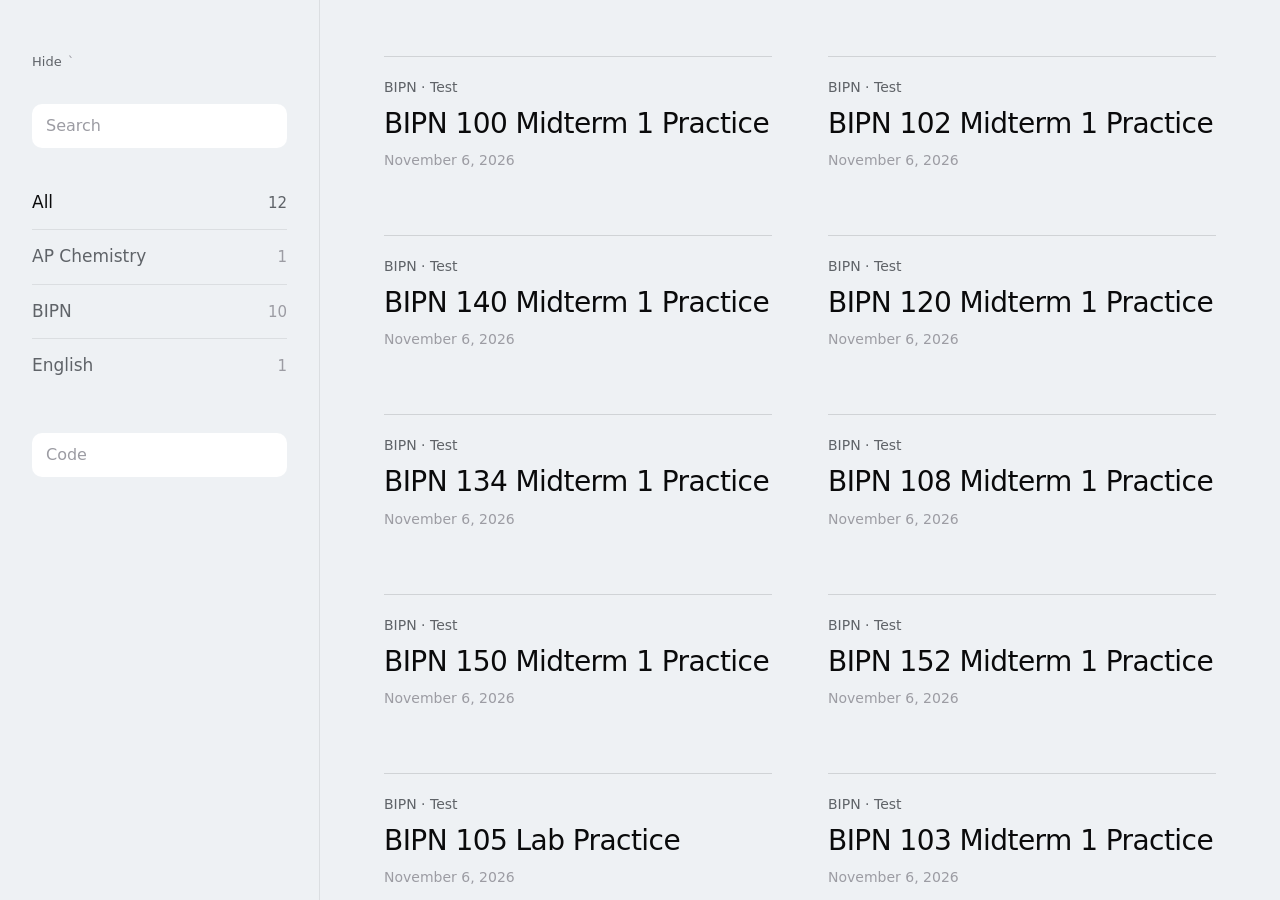
<file: index.html>
<!doctype html>
<html lang="en">
<head>
<meta charset="utf-8">
<meta name="viewport" content="width=device-width, initial-scale=1">
<title>Artifacts</title>
<link rel="stylesheet" href="/assets/minimono.css">
<style>
/* left pane: search + subjects */
.side{ display:flex; flex-direction:column; gap:28px; margin-top:28px; }
.side .row{ display:flex; align-items:baseline; justify-content:space-between; gap:12px;
  background:none; border:0; border-bottom:1px solid var(--hair-soft); text-align:left; font:inherit; font-size:clamp(17px, 1.15vw, 22px); }
.side .row:last-child{ border-bottom:0; }
.side .row .n{ font-size:15px; color:var(--muted); font-variant-numeric:tabular-nums; }
.side .row[aria-current="true"] .n{ color:var(--ink-soft); }

/* right pane: the widgets */
.grid{ list-style:none; margin:0; padding:0; display:grid;
  grid-template-columns:repeat(auto-fill, minmax(clamp(300px, 22vw, 440px), 1fr)); gap:64px 56px; }
.w{ border-top:1px solid var(--hair); }
.w[hidden]{ display:none; }
.w a{ display:flex; flex-direction:column; gap:10px; padding-top:20px; }
.w .k{ font-size:14px; font-weight:500; color:var(--ink-soft); }
.w .t{ font-size:clamp(28px, 1.9vw, 40px); font-weight:300; line-height:1.15; letter-spacing:-.02em; color:var(--ink); }
.w .d{ font-size:14px; color:var(--muted); font-variant-numeric:tabular-nums; }
@media (hover:hover){ .w a:hover .t{ text-decoration:underline; text-decoration-thickness:1px; text-underline-offset:.18em; text-decoration-color:var(--hair); } }
.w a:active{ opacity:.6; }

/* code box for unlisted artifacts */
.unlock{ display:flex; flex-direction:column; gap:12px; margin-top:12px; }
#code{ -webkit-appearance:none; appearance:none; width:100%; max-width:420px; font:inherit; font-size:16px; color:var(--ink);
  background:var(--wall); border:0; border-radius:10px; padding:10px 14px; }
#code::placeholder{ color:var(--muted); }
.unlock .err{ margin:0; font-size:15px; font-weight:500; color:var(--ink); }
.unlock [hidden]{ display:none; }

.none{ font-size:clamp(17px, 1.05vw, 20px); color:var(--ink-soft); margin:0; }
.none[hidden]{ display:none; }
</style>
</head>
<body>
<div id="app">
  <nav class="pane-l">
    <button class="pane-hide" type="button"><span class="hide">Hide</span><span class="keep">Keep open</span><kbd>`</kbd></button>
    <div class="side">
      <input type="search" id="q" placeholder="Search" aria-label="Search artifacts" autocomplete="off">
      <div id="subjects"></div>
      <form class="unlock" id="unlock" autocomplete="off">
        <input id="code" type="text" placeholder="Code" aria-label="Code for an unlisted artifact" spellcheck="false" autocapitalize="off">
        <div class="loading" id="ring" hidden role="status" aria-label="Checking code"></div>
        <p class="err" id="codeMsg" hidden>That code didn&rsquo;t match.</p>
      </form>
    </div>
  </nav>
  <main class="pane-r">
    <a class="menu-hint" href="#">Menu<kbd>`</kbd></a>
    <div class="body">
      <div class="loading" id="loading" role="status" aria-label="Loading"></div>
      <ul class="grid" id="grid"></ul>
      <p class="none" id="none" hidden>Nothing matches.</p>
    </div>
  </main>
</div>

<script>
(function(){
  var grid = document.getElementById('grid');
  var subjectsEl = document.getElementById('subjects');
  var q = document.getElementById('q');
  var none = document.getElementById('none');
  var loading = document.getElementById('loading');
  var KEY = 'artifacts:subject';
  var current = 'All';
  try { current = localStorage.getItem(KEY) || 'All'; } catch (e) {}

  function fmt(iso){
    var d = new Date(iso + 'T12:00:00');
    return isNaN(d) ? '' : d.toLocaleDateString(undefined, { month:'long', day:'numeric', year:'numeric' });
  }

  // Built once from the list. Afterwards, filtering only flips `hidden` and `aria-current`.
  function build(items){
    items.sort(function(a, b){ return (b.added || '').localeCompare(a.added || ''); });

    var counts = { All: items.length }, order = ['All'];
    items.forEach(function(it){
      var s = it.subject || 'Other';
      if (!(s in counts)) { counts[s] = 0; order.push(s); }
      counts[s]++;
    });
    order = ['All'].concat(order.slice(1).sort());
    if (!(current in counts)) current = 'All';

    order.forEach(function(s){
      var b = document.createElement('button');
      b.type = 'button'; b.className = 'row'; b.dataset.subject = s;
      var name = document.createElement('span'); name.textContent = s;
      var n = document.createElement('span'); n.className = 'n'; n.textContent = counts[s];
      b.append(name, n);
      subjectsEl.appendChild(b);
    });

    items.forEach(function(it){
      var li = document.createElement('li');
      li.className = 'w';
      li.dataset.subject = it.subject || 'Other';
      li.dataset.text = [it.title, it.subject, it.kind].join(' ').toLowerCase();
      var a = document.createElement('a');
      a.href = '/' + it.slug + '/';
      var k = document.createElement('span'); k.className = 'k';
      k.textContent = [it.subject, it.kind].filter(Boolean).join(' · ');
      var t = document.createElement('span'); t.className = 't'; t.textContent = it.title;
      var d = document.createElement('span'); d.className = 'd'; d.textContent = fmt(it.added);
      a.append(k, t, d);
      li.appendChild(a);
      grid.appendChild(li);
    });

    apply();
  }

  function apply(){
    var term = q.value.trim().toLowerCase(), shown = 0;
    subjectsEl.querySelectorAll('.row').forEach(function(r){
      r.setAttribute('aria-current', r.dataset.subject === current ? 'true' : 'false');
    });
    grid.querySelectorAll('.w').forEach(function(w){
      var ok = (current === 'All' || w.dataset.subject === current) &&
               (!term || w.dataset.text.indexOf(term) !== -1);
      w.hidden = !ok;
      if (ok) shown++;
    });
    none.hidden = shown > 0;
  }

  subjectsEl.addEventListener('click', function(e){
    var r = e.target.closest('.row');
    if (!r) return;
    current = r.dataset.subject;
    try { localStorage.setItem(KEY, current); } catch (err) {}
    apply();
  });
  q.addEventListener('input', apply);

  // Unlisted artifacts: the code derives the folder; nothing on the site lists them.
  var unlock = document.getElementById('unlock');
  var codeIn = document.getElementById('code');
  var ring = document.getElementById('ring');
  var codeMsg = document.getElementById('codeMsg');
  unlock.addEventListener('submit', async function(e){
    e.preventDefault();
    var code = codeIn.value;
    if (!code.trim() || !window.ADNM) return;
    ring.hidden = false; codeMsg.hidden = true;
    try {
      var d = await window.ADNM.derive(code);
      var r = await fetch('/u/' + d.id + '/', { method:'HEAD', cache:'no-cache' });
      if (!r.ok) throw new Error(r.status);
      window.ADNM.remember(d.id, code);
      location.href = '/u/' + d.id + '/';
    } catch (err) {
      ring.hidden = true; codeMsg.hidden = false; codeIn.select();
    }
  });
  codeIn.addEventListener('input', function(){ codeMsg.hidden = true; });

  fetch('/artifacts.json', { cache:'no-cache' })
    .then(function(r){ if (!r.ok) throw new Error(r.status); return r.json(); })
    .then(function(items){ loading.remove(); build(Array.isArray(items) ? items : []); })
    .catch(function(){
      loading.remove();
      none.textContent = 'The list didn’t load. Reload to try again.';
      none.hidden = false;
    });
})();
</script>
<script src="/assets/locked.js"></script>
<script src="/assets/minimono.js"></script>
<script src="/assets/smooth-scroll.js"></script>
</body>
</html>
</file>
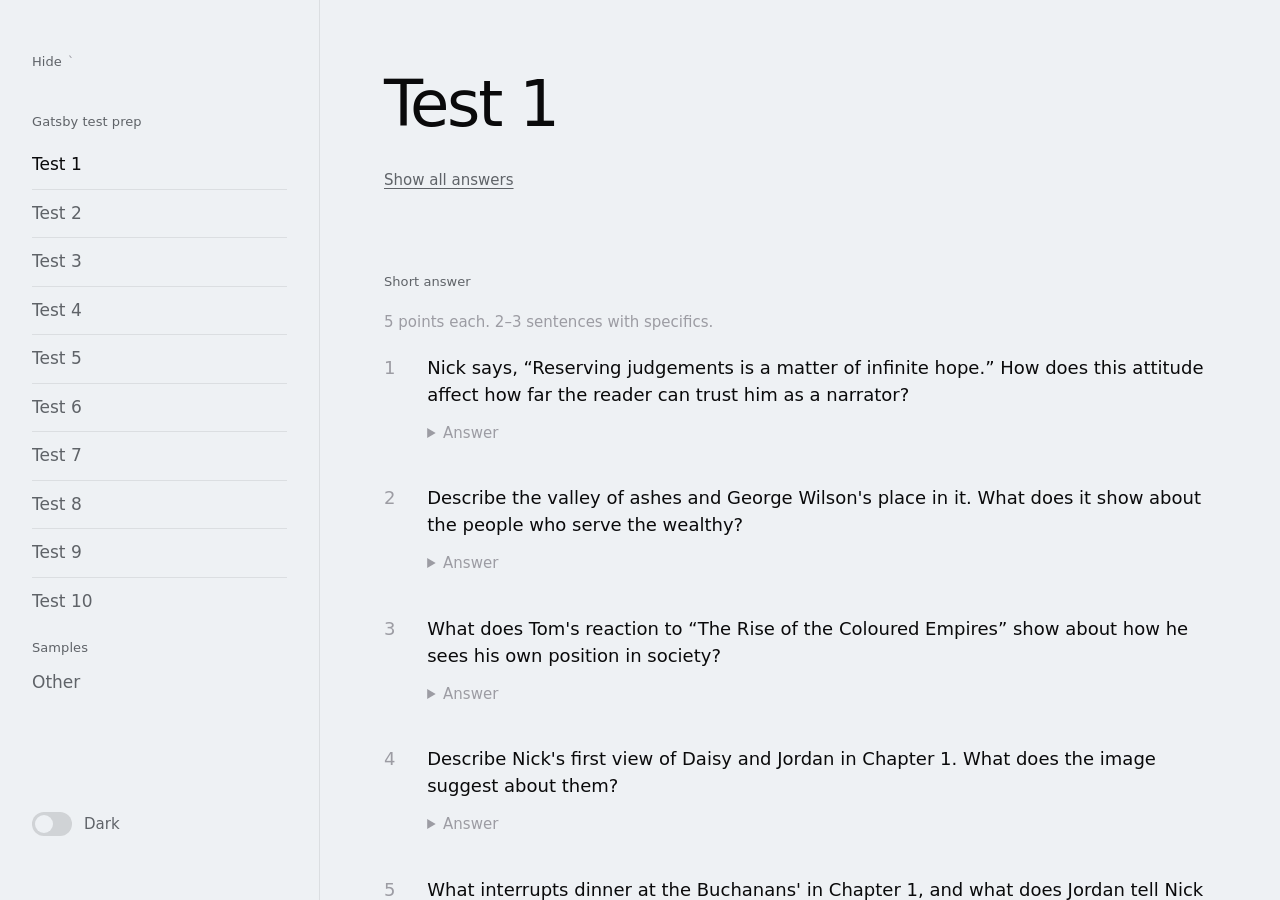
<file: gatsby-test-prep/index.html>
<!doctype html><html><head><meta charset=utf8><meta name=viewport content="width=device-width,initial-scale=1"><style>:root{color-scheme:light}body{margin:0;padding:0;font:14px -apple-system,BlinkMacSystemFont,sans-serif;background:#fff;color:#000}img{max-width:100%}[hidden]:not([hidden=until-found i]){display:none!important}</style></head><body>
<!doctype html>
<html lang="en">
<head>
<meta charset="utf-8">
<meta name="viewport" content="width=device-width, initial-scale=1">
<meta name="claude:viewport-fit-sides" content="cover">
<title>Gatsby Test Prep</title>
<style>
/* minimono.css — the house style's base: tokens, type, the two-pane layout,
   the windowed overlay, and flat native controls.
   Targets two screens: MacBook Air 15" (1710×1107, 2×) and Dell P2423D
   (2560×1440, 1×). Every line is 1px — half-pixels vanish on the Dell.     */

/* ── Tokens ─────────────────────────────────────────────────────────────── */
:root{
  color-scheme: light dark;            /* native controls + scrollbars follow the theme */
  --ground:#EEF1F4; --wall:#ffffff;
  --ink:#0a0a0b; --ink-soft:#5F6368; --muted:#9c9ca3;
  --hair:rgba(10,10,12,.13); --hair-soft:rgba(10,10,12,.08);
  --sans:-apple-system,BlinkMacSystemFont,"SF Pro Text","SF Pro Display",system-ui,sans-serif;
  --pane-l:25%;                        /* the left pane is one quarter, always */
}
@media (prefers-color-scheme:dark){ :root:not([data-theme="light"]){
  --ground:#000000; --wall:#161618; --ink:#f6f6f8; --ink-soft:#a0a0a8; --muted:#67676f;
  --hair:rgba(255,255,255,.16); --hair-soft:rgba(255,255,255,.09);
}}
:root[data-theme="dark"]{
  color-scheme: dark;
  --ground:#000000; --wall:#161618; --ink:#f6f6f8; --ink-soft:#a0a0a8; --muted:#67676f;
  --hair:rgba(255,255,255,.16); --hair-soft:rgba(255,255,255,.09);
}
:root[data-theme="light"]{ color-scheme: light; }

/* ── Base ───────────────────────────────────────────────────────────────── */
*,*::before,*::after{ box-sizing:border-box; }
html,body{ margin:0; height:100%; overflow:hidden; }
body{
  background:var(--ground); color:var(--ink);
  font:16px/1.5 var(--sans); -webkit-font-smoothing:antialiased;
  font-variant-numeric:tabular-nums;
}
:focus, :focus-visible{ outline:none; }
/* focus shows only after Tab (minimono.js sets .kbd-nav; any click clears it),
   as a thin grey line — never a bright ring, never from Shift or a click */
html.kbd-nav :focus-visible{ outline:1px solid var(--muted); outline-offset:3px; border-radius:6px; }
/* text selection keeps the system highlight — never restyle ::selection */
a{ color:inherit; text-decoration:none; }
/* scrollbars: left to macOS — overlay, thin, shown while scrolling. Never hidden. */

/* ── Type (tuned for 1710 and 2560 wide). Weights: 300 · 400 · 500, never more ─ */
.hero { font-size:clamp(64px, 4.6vw, 112px); font-weight:300; line-height:1.02; letter-spacing:-.035em; margin:0; }
.h2   { font-size:clamp(28px, 1.9vw, 40px);  font-weight:500; line-height:1.15; letter-spacing:-.02em; margin:0; }
.text { font-size:clamp(17px, 1.05vw, 20px); line-height:1.55; max-width:68ch; }
.label{ font-size:13px; font-weight:500; color:var(--ink-soft); letter-spacing:.005em; }
.num  { font-weight:400; letter-spacing:-.02em; }

/* ── Layout: two panes, left ¼ · right ¾, each its own scroller ─────────── */
#app{ display:flex; height:100dvh; }
.pane-l{
  flex:0 0 var(--pane-l); height:100%; overflow-y:auto; overscroll-behavior:contain;
  border-right:1px solid var(--hair-soft); background:var(--ground);
  padding:48px 32px 64px;
}
.pane-r{ flex:1 1 auto; min-width:0; height:100%; overflow-y:auto; overscroll-behavior:contain; }
.pane-r .body{ max-width:1120px; padding:56px clamp(48px, 5vw, 120px) 120px; }

/* the list in the left pane */
.row{
  display:block; width:100%; padding:14px 0; border-bottom:1px solid var(--hair-soft);
  font-size:clamp(17px, 1.15vw, 22px); color:var(--ink-soft); cursor:pointer;
  white-space:nowrap; overflow:hidden; text-overflow:ellipsis;
}
.row:last-child{ border-bottom:0; }
@media (hover:hover){ .row:hover{ color:var(--ink); } }
.row[aria-current="true"]{ color:var(--ink); font-weight:500; }
.row:active{ opacity:.6; }

/* ── One-pane mode: windowed, or the person hid the left pane ────────────
   The left pane leaves the layout; it comes back as an overlay (the SAME
   element, moved) when the pointer enters the top-left zone — the left
   quarter of the width, the top sixth of the height — or on `.           */
.pane-hide{
  border:0; background:none; padding:4px 0; margin:0;
  font:inherit; font-size:13px; color:var(--ink-soft); cursor:pointer; text-align:left;
}
.pane-hide kbd{ font:inherit; color:var(--muted); margin-left:6px; }
.pane-hide .keep{ display:none; }
html.is-single .pane-hide .hide{ display:none; }
html.is-single .pane-hide .keep{ display:inline; }
html.is-windowed .pane-hide{ display:none; }        /* windowed: the overlay is the only way it shows */
@media (hover:hover){ .pane-hide:hover{ color:var(--ink); } }
.menu-hint{ display:none; }
/* one-pane mode: the link sits in the top-left zone, invisible until the
   pointer enters that zone (or it takes keyboard focus); always shown on touch */
html.is-single .menu-hint{
  display:block; position:fixed; z-index:15;
  top:calc(env(safe-area-inset-top, 0px) + 18px); left:max(16px, env(safe-area-inset-left, 0px), 2vw);
  padding:6px 10px; margin:0; border-radius:8px; background:var(--ground);
  font-size:13px; color:var(--ink-soft); cursor:pointer;
  opacity:0; pointer-events:none; transition:opacity .14s ease;
}
html.is-single .menu-hint kbd{ font:inherit; color:var(--muted); margin-left:6px; }
html.is-single.hint-on .menu-hint,
html.kbd-nav.is-single .menu-hint:focus-visible{ opacity:1; pointer-events:auto; }
@media (hover:none){ html.is-single .menu-hint{ opacity:1; pointer-events:auto; } }
@media (hover:hover){ html.is-single .menu-hint:hover{ color:var(--ink); } }

html.is-single .pane-l{
  position:fixed; z-index:20; inset:0 auto 0 0; width:clamp(280px, 25vw, 640px);
  transform:translateX(-100%); visibility:hidden;
  transition:transform .22s cubic-bezier(.32,.72,0,1), visibility 0s linear .22s;
}
html.is-single.menu-open .pane-l{
  transform:none; visibility:visible; border-right:1px solid var(--hair);
  transition:transform .22s cubic-bezier(.32,.72,0,1), visibility 0s;
}

/* ── Controls: native elements, flat ────────────────────────────────────── */
/* slider + checkbox + radio take ink through accent-color, natively */
input[type="range"], input[type="checkbox"], input[type="radio"]{ accent-color:var(--ink); }
input[type="range"]{ width:100%; max-width:420px; cursor:pointer; }

/* toggle: a checkbox with role="switch", drawn flat */
input[type="checkbox"][role="switch"]{
  -webkit-appearance:none; appearance:none; margin:0; flex:none; cursor:pointer;
  position:relative; width:40px; height:24px; border-radius:999px;
  background:var(--hair); transition:background .16s ease;
}
input[type="checkbox"][role="switch"]::before{
  content:""; position:absolute; top:3px; left:3px; width:18px; height:18px; border-radius:999px;
  background:var(--ground); transition:transform .18s cubic-bezier(.32,.72,0,1);
}
input[type="checkbox"][role="switch"]:checked{ background:var(--ink); }
input[type="checkbox"][role="switch"]:checked::before{ transform:translateX(16px); }

/* segmented choice: a radio group; the chosen one is heavier ink + a 2px mark */
.seg{ display:inline-flex; gap:28px; border:0; padding:0; margin:0; }
.seg label{ position:relative; cursor:pointer; padding:6px 0; color:var(--ink-soft); font-weight:400; }
.seg input{ position:absolute; opacity:0; width:1px; height:1px; }
.seg input:checked + span{ color:var(--ink); font-weight:500; }
.seg input:checked + span::after{
  content:""; position:absolute; left:0; right:0; bottom:0; height:2px; background:var(--ink); border-radius:2px;
}
html.kbd-nav .seg input:focus-visible + span{ outline:1px solid var(--muted); outline-offset:4px; border-radius:6px; }
@media (hover:hover){ .seg label:hover span{ color:var(--ink); } }

/* search */
input[type="search"]{
  -webkit-appearance:none; appearance:none; width:100%; max-width:420px;
  font:inherit; font-size:16px; color:var(--ink);
  background:var(--wall); border:0; border-radius:10px; padding:10px 14px;
}
input[type="search"]::placeholder{ color:var(--muted); }

/* buttons: only for real actions — navigation is text */
button{ font:inherit; cursor:pointer; }
.btn{ border:0; border-radius:10px; padding:10px 18px; font-weight:500; background:var(--wall); color:var(--ink); }
.btn.primary{ background:var(--ink); color:var(--ground); }
.btn:active{ opacity:.6; }

/* ── Multiple-choice questions (quiz.js builds them from JSON) ─────────────
   State without color: the right answer gets an ink bar and Medium weight,
   a wrong pick is struck through, everything else recedes to grey. */
.mcq-list{ list-style:none; margin:0; padding:0; display:flex; flex-direction:column; gap:44px; max-width:760px; }
.mcq-q{ display:grid; grid-template-columns:2em minmax(0, 1fr); column-gap:10px; outline-offset:8px; }
.mcq-n{ font-size:clamp(19px, 1.25vw, 24px); line-height:1.45; color:var(--ink-soft); font-variant-numeric:tabular-nums; }
.mcq-body{ display:flex; flex-direction:column; gap:12px; min-width:0; }
.mcq-text{ margin:0; font-size:clamp(19px, 1.25vw, 24px); line-height:1.45; color:var(--ink); }
.mcq-text mjx-container[display="true"]{ margin:.5em 0 !important; }
.mcq-opts{ display:flex; flex-direction:column; gap:2px; }
.mcq-opt{
  display:grid; grid-template-columns:1.5em minmax(0, 1fr); align-items:baseline; gap:8px;
  width:calc(100% + 20px); margin:0 -10px; padding:9px 10px; border:0; border-radius:8px;
  background:none; text-align:left; font:inherit; font-size:clamp(17px, 1.05vw, 20px); line-height:1.45;
  color:var(--ink); cursor:pointer;
}
.mcq-l{ color:var(--ink-soft); font-variant-numeric:tabular-nums; }
@media (hover:hover){ .mcq-q:not(.is-done) .mcq-opt:hover{ background:var(--wall); } }
.mcq-q:not(.is-done) .mcq-opt:active{ opacity:.6; }
.mcq-q.is-done .mcq-opt{ cursor:default; color:var(--ink-soft); }
.mcq-q.is-done .mcq-opt.is-answer{ color:var(--ink); font-weight:500; box-shadow:inset 2px 0 0 var(--ink); }
.mcq-q.is-done .mcq-opt.is-answer .mcq-l{ color:var(--ink); }
.mcq-q.is-done .mcq-opt.is-chosen:not(.is-answer) .mcq-t{ text-decoration:line-through; text-decoration-thickness:1px; }
.mcq-fb{ margin:6px 0 0; font-size:17px; font-weight:500; color:var(--ink); }
.mcq-why{ margin:0; font-size:17px; line-height:1.5; color:var(--ink-soft); max-width:62ch; }
.mcq-bar{ display:flex; align-items:center; flex-wrap:wrap; gap:12px; margin-top:44px; }
.mcq-score{ font-size:15px; color:var(--ink-soft); font-variant-numeric:tabular-nums; }
.mcq-fallback{ width:100%; max-width:760px; min-height:160px; margin-top:16px; font:14px/1.5 var(--sans); color:var(--ink);
  background:var(--wall); border:0; border-radius:10px; padding:12px 14px; }
/* the question numbers, in the left pane of a quiz page */
.mcq-nav{ display:grid; grid-template-columns:repeat(5, minmax(0, 1fr)); gap:4px; }
.mcq-nav a{ display:block; padding:8px 0; border-radius:8px; text-align:center; color:var(--ink-soft); font-variant-numeric:tabular-nums; }
@media (hover:hover){ .mcq-nav a:hover{ background:var(--wall); color:var(--ink); } }
.mcq-nav a.is-right{ color:var(--ink); text-decoration:underline; text-decoration-thickness:2px; text-underline-offset:.25em; }
.mcq-nav a.is-wrong{ color:var(--ink); text-decoration:line-through; text-decoration-thickness:1px; }
/* fractions stay full size inline */
mjx-container[jax="SVG"]:not([display="true"]){ margin:0 .08em; }

/* ── Loading: the one color exception — a thin rainbow ring, only while loading */
.loading{
  width:18px; height:18px; border-radius:50%;
  background:conic-gradient(#ff3b30,#ff9500,#ffcc00,#34c759,#00c7be,#007aff,#af52de,#ff3b30);
  -webkit-mask:radial-gradient(farthest-side, transparent calc(100% - 2px), #000 calc(100% - 2px));
          mask:radial-gradient(farthest-side, transparent calc(100% - 2px), #000 calc(100% - 2px));
  animation:mm-spin .9s linear infinite;
}
@keyframes mm-spin{ to{ transform:rotate(1turn); } }

@media (prefers-reduced-motion:reduce){
  *{ animation:none!important; transition:none!important; }
}

</style>
<style>
b, strong{ font-weight:500; }
p, h1, h2, ol{ margin:0; }
.pane-l{ display:flex; flex-direction:column; gap:36px; user-select:none; -webkit-user-select:none; }
.pane-hide{ align-self:flex-start; }
.book{ display:flex; flex-direction:column; gap:10px; }
.secs .row{ padding:11px 0; }
.theme{ margin-top:auto; display:flex; align-items:center; gap:12px; font-size:15px; color:var(--ink-soft); cursor:pointer; }
.pane-r .body{ max-width:1100px; padding-top:72px; }
.panel[hidden]{ display:none; }
.panel{ display:flex; flex-direction:column; gap:72px; }
.sec{ display:flex; flex-direction:column; gap:20px; }
.rule{ color:var(--muted); font-size:15px; }
.qs{ list-style:none; padding:0; display:flex; flex-direction:column; gap:36px; counter-reset:q; }
.qs li{ display:grid; grid-template-columns:2.4em minmax(0,68ch); font-size:clamp(18px,1.2vw,22px); line-height:1.5; }
.qs li::before{ content:attr(value); color:var(--muted); font-variant-numeric:tabular-nums; }
.qs li{ min-width:0; }
.qa{ display:flex; flex-direction:column; gap:10px; min-width:0; }
.qa summary{ cursor:pointer; color:var(--muted); font-size:15px; padding:4px 0; }
.qa details p{ margin-top:8px; color:var(--ink-soft); font-size:clamp(16px,1.05vw,19px); }
.allans{ align-self:flex-start; font:inherit; font-size:15px; color:var(--ink-soft); background:none; border:0; padding:8px 0; cursor:pointer; text-decoration:underline; text-underline-offset:3px; margin-top:-48px; }

</style><style>
/* Phone: one pane, one column, a 16px gutter. Applies when html.is-phone is set (see the script below). */
/* Menu is a flat strip across the top; the reading pane starts below it, so it never covers text */
html.is-phone{ --bar:calc(env(safe-area-inset-top, 0px) + 46px); }
html.is-phone .menu-hint{ top:0; left:0; right:0; height:var(--bar); box-sizing:border-box; border-radius:0;
  padding:calc(env(safe-area-inset-top, 0px) + 12px) max(16px, env(safe-area-inset-right, 0px)) 0 max(16px, env(safe-area-inset-left, 0px));
  font-size:15px; line-height:22px; border-bottom:1px solid var(--hair-soft); }
html.is-phone .pane-r{ margin-top:var(--bar); height:calc(100% - var(--bar)); }
html.is-phone .pane-r .body{ padding:28px max(16px, env(safe-area-inset-right, 0px)) calc(80px + env(safe-area-inset-bottom, 0px)) max(16px, env(safe-area-inset-left, 0px)); }
html.is-phone .menu-hint kbd, html.is-phone .pane-hide{ display:none; }
html.is-phone .pane-l{ width:min(86vw, 340px); padding:calc(env(safe-area-inset-top, 0px) + 28px) 24px calc(40px + env(safe-area-inset-bottom, 0px)); gap:28px; }
html.is-phone .row{ font-size:18px; }
html.is-phone .row.sc{ font-size:16px; padding:9px 0; }
html.is-phone .theme{ padding-top:8px; }

/* Headings */
html.is-phone .shead, html.is-phone .quizend .shead{ margin-left:0; margin-bottom:24px; }
html.is-phone .shead h2, html.is-phone .gsec .shead h2{ font-size:32px; line-height:1.15; }
html.is-phone .scene + .scene{ margin-top:64px; }
html.is-phone .gsec + .gsec{ margin-top:64px; }
html.is-phone .review h3{ font-size:26px; }

/* Annotated text: a narrow number column, then everything else full width */
html.is-phone .para{ grid-template-columns:1.6em minmax(0, 1fr); column-gap:10px; padding-block:10px; }
html.is-phone .pnum{ font-size:11px; }
html.is-phone .pnum::before{ content:""; }
html.is-phone[data-view="both"] .orig{ padding-left:12px; }
html.is-phone .pextra{ grid-column:1 / -1; gap:22px; margin:14px 0 10px; }
html.is-phone .qzh{ grid-template-columns:1.8em minmax(0, 1fr); gap:8px; }
html.is-phone .qzq{ font-size:19px; }
html.is-phone .qzmeta, html.is-phone .qzx, html.is-phone .qzgrid{ padding-left:0; }
html.is-phone .qzgrid{ grid-template-columns:minmax(0, 1fr); gap:14px; }
html.is-phone .qa{ font-size:16px; }
html.is-phone .qrev{ padding:8px 0; font-size:16px; }
html.is-phone .pnotes{ columns:1; }
html.is-phone .note{ font-size:16px; }
html.is-phone .qend{ grid-template-columns:minmax(0, 1fr); gap:40px; margin-left:0; }

/* Other sections */
html.is-phone .sgrid{ columns:1; }
html.is-phone .sglabel, html.is-phone .egroup h2{ font-size:22px; }
html.is-phone .ext{ gap:44px; }
html.is-phone .egroup li{ grid-template-columns:4.2em minmax(0, 1fr); gap:0 10px; }
html.is-phone .epn{ font-size:12px; }
html.is-phone .qtools{ gap:4px 22px; }
html.is-phone .qtool, html.is-phone .qbtn{ padding:10px 0; font-size:16px; }
html.is-phone .qtext{ font-size:21px; }
html.is-phone .qcard{ padding-block:22px; }
html.is-phone .qreveal{ padding-left:12px; }
html.is-phone .ggrid{ grid-template-columns:minmax(0, 1fr); gap:32px; }
html.is-phone .gblk ul, html.is-phone .gblk ol{ font-size:17px; }
html.is-phone .rgrid{ grid-template-columns:minmax(0, 1fr); gap:56px; }
html.is-phone .people, html.is-phone .practice details{ font-size:17px; }
html.is-phone table{ font-size:15px; }
html.is-phone .plaintext{ font-size:18px; }
html.is-phone .src{ margin-top:80px; }
</style>
<script>
/* Phones (narrow, or a touch screen turned sideways) get the one-pane layout. */
(function () {
  var mq = matchMedia("(max-width: 760px), (pointer: coarse) and (max-height: 520px)"), h = document.documentElement;
  function fit() {
    h.classList.toggle("is-phone", mq.matches);
    if (mq.matches) h.setAttribute("data-layout", "single"); else h.removeAttribute("data-layout");
  }
  fit();
  if (mq.addEventListener) mq.addEventListener("change", fit); else mq.addListener(fit);
})();
</script>

</head>
<body>
<div id="app">
<nav class="pane-l" aria-label="Tests">
  <button class="pane-hide" type="button"><span class="hide">Hide</span><span class="keep">Keep open</span><kbd>`</kbd></button>
  <div class="book"><span class="label">Gatsby test prep</span><div class="secs"><a class="row" href="#t1" data-tab="t1" aria-current="true">Test 1</a><a class="row" href="#t2" data-tab="t2">Test 2</a><a class="row" href="#t3" data-tab="t3">Test 3</a><a class="row" href="#t4" data-tab="t4">Test 4</a><a class="row" href="#t5" data-tab="t5">Test 5</a><a class="row" href="#t6" data-tab="t6">Test 6</a><a class="row" href="#t7" data-tab="t7">Test 7</a><a class="row" href="#t8" data-tab="t8">Test 8</a><a class="row" href="#t9" data-tab="t9">Test 9</a><a class="row" href="#t10" data-tab="t10">Test 10</a></div><div class="secs"><span class="label">Samples</span><a class="row" href="#other" data-tab="other">Other</a></div></div>
  <label class="theme"><input type="checkbox" role="switch" id="dark">Dark</label>
</nav>
<main class="pane-r" id="pane">
  <a class="menu-hint" href="#">Menu<kbd>`</kbd></a>
  <div class="body"><section id="panel-t1" class="panel">
<h1 class="hero">Test 1</h1><button class="allans" type="button">Show all answers</button>
<div class="sec"><h2 class="label">Short answer</h2><p class="rule">5 points each. 2–3 sentences with specifics.</p><ol class="qs"><li value="1"><div class="qa"><span>Nick says, “Reserving judgements is a matter of infinite hope.” How does this attitude affect how far the reader can trust him as a narrator?</span><details><summary>Answer</summary><p>Nick says he holds back judgment, which makes him seem fair and easy to trust at the start. But he admits his tolerance “has a limit” and calls Gatsby someone who “represented everything for which I have an unaffected scorn.” The reader has to remember that Nick does judge people, and that he chooses to admire Gatsby anyway.</p></details></div></li><li value="2"><div class="qa"><span>Describe the valley of ashes and George Wilson's place in it. What does it show about the people who serve the wealthy?</span><details><summary>Answer</summary><p>The valley of ashes is the dumping ground between West Egg and New York, a “fantastic farm where ashes grow like wheat.” George Wilson runs a run-down garage there and is described as “spiritless.” It shows that the workers who keep the wealthy world running get covered in its waste and never share in its money.</p></details></div></li><li value="3"><div class="qa"><span>What does Tom's reaction to “The Rise of the Coloured Empires” show about how he sees his own position in society?</span><details><summary>Answer</summary><p>Tom tells the table that “it's all scientific” and that “we're Nordics,” which shows he believes white people of his class are naturally superior. He is afraid of losing power, even though he was born with money and has never had to earn his position. His reaction shows that old money protects itself with prejudice.</p></details></div></li><li value="4"><div class="qa"><span>Describe Nick's first view of Daisy and Jordan in Chapter 1. What does the image suggest about them?</span><details><summary>Answer</summary><p>Nick sees them lying on an enormous couch, both dressed in white, “buoyed up as though upon an anchored balloon” while curtains blow around the room. When Tom shuts the windows, they slowly float back to the floor. The white suggests wealth and innocence, but the floating image shows they are light and drifting, with nothing serious holding them down.</p></details></div></li><li value="5"><div class="qa"><span>What interrupts dinner at the Buchanans' in Chapter 1, and what does Jordan tell Nick about it?</span><details><summary>Answer</summary><p>The telephone keeps ringing, Tom leaves the table to answer it, and Daisy follows him out. Jordan tells Nick, “Tom's got some woman in New York,” and says the woman should have “the decency not to telephone him at dinner time.” This shows the Buchanans' perfect-looking marriage is already broken, and everyone seems to know it except Nick.</p></details></div></li></ol></div>
<div class="sec"><h2 class="label">Paragraphs</h2><p class="rule">25 points each. Analysis, not summary, with specifics from each text.</p><ol class="qs"><li value="6"><div class="qa"><span>Nick says he was “within and without, simultaneously enchanted and repelled.” Analyze how Fitzgerald uses Nick's position as both an insider and an outsider to shape the reader's view of the rich. Use at least two specific moments.</span><details><summary>Answer</summary><p>Fitzgerald makes Nick both part of the rich world and separate from it, which lets the reader see its glamour and its ugliness at the same time. Nick is an insider because he is Daisy's cousin, went to Yale with Tom, and lives next door to Gatsby. He gets invited to the Buchanans' dinner, Myrtle's apartment, and Gatsby's parties. But he is also an outsider, since he rents a small house in West Egg for eighty dollars a month and works selling bonds. At Myrtle's apartment in Chapter 2 he wants to leave but keeps getting pulled back, which is exactly what he means by “within and without.” He enjoys the drinking and the excitement, but he also notices the cheap furniture and sees Tom break Myrtle's nose. Because he is inside, we believe his details. Because he is outside, he can judge. By the end the outsider side wins. He calls Tom and Daisy “careless people” and goes back to the Midwest. This double view keeps the novel from being simple. The reader feels the pull of the parties and the green light the way Nick does, but also sees how empty and cruel this world is under the surface.</p></details></div></li><li value="7"><div class="qa"><span>Analyze how Fitzgerald presents the American Dream through Gatsby's rise and fall. Use at least two specific moments from different chapters.</span><details><summary>Answer</summary><p>Fitzgerald uses Gatsby's life to show that the American Dream promises anyone can rise but cannot deliver what people really want. Gatsby's rise fits the Dream. He starts as James Gatz, the son of poor North Dakota farmers, and as a boy he writes a self-improvement schedule in Hopalong Cassidy that includes “Practise elocution, poise and how to attain it.” At seventeen he reinvents himself on Dan Cody's yacht, and by the summer of 1922 he owns a mansion and throws parties for hundreds of people. On the surface he proves that a poor boy can become rich. But Fitzgerald shows the cracks. Gatsby gets his money through bootlegging with Wolfsheim, the man who “fixed the World's Series,” so his success depends on crime. He also wants the money only to win Daisy, who is really a symbol of the upper class. At the Plaza, Tom calls him “Mr. Nobody from Nowhere,” and Daisy goes back to her husband, which shows that money cannot buy acceptance. His fall is complete when he dies alone in his pool and almost no one comes to his funeral. Fitzgerald suggests that the Dream can give a person wealth, but not belonging or happiness.</p></details></div></li></ol></div>
</section><section id="panel-t2" class="panel" hidden>
<h1 class="hero">Test 2</h1><button class="allans" type="button">Show all answers</button>
<div class="sec"><h2 class="label">Short answer</h2><p class="rule">5 points each. 2–3 sentences with specifics.</p><ol class="qs"><li value="1"><div class="qa"><span>What causes Tom to break Myrtle's nose in Chapter 2, and what does the moment show about their relationship?</span><details><summary>Answer</summary><p>Tom breaks Myrtle's nose with his open hand because she keeps shouting “Daisy! Daisy! Daisy!” after they argue over whether she has any right to say his wife's name. The moment shows that Myrtle thinks the affair makes her Tom's equal, but Tom sees her as beneath Daisy. He uses violence to remind her of her place.</p></details></div></li><li value="2"><div class="qa"><span>What surprises Owl Eyes about the books in Gatsby's library, and what does this suggest about Gatsby?</span><details><summary>Answer</summary><p>Owl Eyes is surprised that the books are “absolutely real” because he expected “nice durable cardboard.” He also points out that Gatsby “didn't cut the pages,” which means the books have never been read. This suggests that Gatsby's image is carefully made, with real objects used to support a fake identity as an educated gentleman.</p></details></div></li><li value="3"><div class="qa"><span>Nick calls himself “one of the few honest people that I have ever known.” How do Jordan's golf story and his treatment of it test this claim?</span><details><summary>Answer</summary><p>Jordan was accused of moving her ball from a bad lie in the semifinal of her first big golf tournament, but the caddy took back his story. Nick decides she is “incurably dishonest” but says he does not blame her deeply. By excusing her cheating right before calling himself honest, Nick shows that his claim is not completely reliable.</p></details></div></li><li value="4"><div class="qa"><span>Describe Gatsby's smile when Nick first meets him. What does it show about Gatsby?</span><details><summary>Answer</summary><p>Nick says it was “one of those rare smiles with a quality of eternal reassurance in it,” the kind you see only four or five times in life. It makes you feel understood and believed in. But the smile disappears and Nick sees “an elegant young roughneck” who chooses his words carefully, so it shows that Gatsby's charm is real but also performed.</p></details></div></li><li value="5"><div class="qa"><span>What happens in the car accident at the end of Gatsby's first party, and why does it matter later?</span><details><summary>Answer</summary><p>A new coupé leaving the party ends up in a ditch, “violently shorn of one wheel.” Owl Eyes climbs out and says, “I wasn't driving,” and the real driver is too drunk to understand the wheel is gone. It foreshadows Myrtle's death, where another careless driver crashes and people blame the wrong person for driving.</p></details></div></li></ol></div>
<div class="sec"><h2 class="label">Paragraphs</h2><p class="rule">25 points each. Analysis, not summary, with specifics from each text.</p><ol class="qs"><li value="6"><div class="qa"><span>Analyze how Fitzgerald uses Gatsby's parties to criticize the wealthy society of the 1920s. Use at least two specific details.</span><details><summary>Answer</summary><p>Fitzgerald uses Gatsby's parties to show that the rich society of the 1920s is fun on the surface but empty and selfish underneath. The parties look amazing. There is a full orchestra, oranges and lemons delivered every Friday, and cars that carry guests from the city all weekend. But Nick notices that “people were not invited—they went there.” Guests treat the house like a public place, and he says they “conducted themselves according to the rules of behaviour associated with an amusement park.” Most of them never meet Gatsby, and instead they spread rumors that he was a German spy or that “he killed a man once.” They take his food and drinks while talking about him behind his back. The emptiness is clearest at the end. When Gatsby dies, the hundreds of guests disappear, Klipspringer only calls to ask about his tennis shoes, and Owl Eyes is the only one who shows up at the funeral. Even Gatsby's purpose for the parties is lonely, since he throws them hoping Daisy will wander in. Through these details, Fitzgerald criticizes a society that cares about pleasure and gossip, not about real relationships or loyalty.</p></details></div></li><li value="7"><div class="qa"><span>Analyze how Fitzgerald develops the theme of honesty and dishonesty through Nick, Jordan and Gatsby. Use at least two specific moments.</span><details><summary>Answer</summary><p>Fitzgerald shows that almost everyone in the novel is dishonest in some way, even the narrator who claims to be honest. Gatsby's dishonesty is the biggest. In Chapter 4 he tells Nick he is “the son of some wealthy people in the Middle West” and was educated at Oxford, then shows a medal and a photo as proof. Later we learn he is James Gatz from a poor farm family and made his money bootlegging. Jordan is dishonest in smaller ways. She leaves a borrowed car out in the rain with the top down and lies about it, and she was accused of moving her golf ball in a tournament. Nick says she is “incurably dishonest,” but then adds that “dishonesty in a woman is a thing you never blame deeply.” Right after, he calls himself “one of the few honest people that I have ever known.” This is ironic, since he has just excused cheating, and he also helps hide the affair between Gatsby and Daisy. At the end Jordan points out that he is not as honest as he thinks. Fitzgerald seems to suggest that in this world everyone bends the truth, and the real difference is whether they do it to survive like Gatsby or because they can get away with it.</p></details></div></li></ol></div>
</section><section id="panel-t3" class="panel" hidden>
<h1 class="hero">Test 3</h1><button class="allans" type="button">Show all answers</button>
<div class="sec"><h2 class="label">Short answer</h2><p class="rule">5 points each. 2–3 sentences with specifics.</p><ol class="qs"><li value="1"><div class="qa"><span>What two objects does Gatsby show Nick in Chapter 4 as proof of his story, and why do they matter given what the reader later learns?</span><details><summary>Answer</summary><p>Gatsby shows Nick a war medal from Montenegro that says “Orderi di Danilo” and a photo of himself at Oxford in Trinity Quad. They matter because they seem to prove his story is true, and Nick is convinced. Later we learn he is really James Gatz from North Dakota and was at Oxford only briefly after the war, so he stretches real objects into a false life.</p></details></div></li><li value="2"><div class="qa"><span>Who is Meyer Wolfsheim, and what does his connection to the 1919 World Series suggest about Gatsby's money?</span><details><summary>Answer</summary><p>Meyer Wolfsheim is a gambler and Gatsby's business partner, who Gatsby says “fixed the World's Series back in 1919.” He even wears cuff buttons made of “human molars.” Being connected to a man who cheated a whole country's game suggests that Gatsby's money comes from organized crime and not from family wealth, as he claims.</p></details></div></li><li value="3"><div class="qa"><span>What happens the night before Daisy's wedding, and what does it show about her feelings for Gatsby and Tom?</span><details><summary>Answer</summary><p>The day before the wedding Tom gives Daisy pearls worth $350,000. That night Jordan finds her drunk with a bottle of Sauterne and a letter, and Daisy says, “Tell 'em all Daisy's change' her mine.” They put her in a cold bath, and she marries Tom the next day “without so much as a shiver,” which shows she still loved Gatsby but chose security.</p></details></div></li><li value="4"><div class="qa"><span>What does Nick see as he and Gatsby drive into New York over the Queensboro Bridge, and what does the city represent?</span><details><summary>Answer</summary><p>Nick says “the city seen from the Queensboro Bridge is always the city seen for the first time,” full of promise and beauty. He also sees a funeral procession and a limousine with a white chauffeur driving three fashionably dressed Black passengers, and he thinks anything can happen there, even Gatsby. The city represents possibility and reinvention, the idea that anyone can become someone new.</p></details></div></li><li value="5"><div class="qa"><span>How does Gatsby get out of a speeding ticket in Chapter 4, and what does this show about him?</span><details><summary>Answer</summary><p>When a policeman pulls them over, Gatsby shows him a white card and the officer apologizes and lets them go. Gatsby explains, “I was able to do the commissioner a favour once, and he sends me a Christmas card every year.” This shows that Gatsby has powerful connections and is used to being above the law, which hints that his money comes from crime.</p></details></div></li></ol></div>
<div class="sec"><h2 class="label">Paragraphs</h2><p class="rule">25 points each. Analysis, not summary, with specifics from each text.</p><ol class="qs"><li value="6"><div class="qa"><span>Fitzgerald reveals the truth about Gatsby's past slowly, starting with Gatsby's own story in Chapter 4 and the real story in Chapter 6. Analyze why the order of these revelations matters.</span><details><summary>Answer</summary><p>Fitzgerald reveals Gatsby's past in pieces so the reader experiences the same confusion and fascination that Nick does. In Chapters 1 through 3, Gatsby is a mystery. Party guests say he killed a man or was a German spy, and Nick only sees him reaching toward the green light. In Chapter 4 Gatsby tells his own version, saying he is from a wealthy family in “San Francisco” in “the Middle West,” was educated at Oxford, and lived like “a young rajah” in Europe. Even Nick almost laughs, but then Gatsby shows the Montenegro medal and the Oxford photo, and Nick decides “it was all true.” In Chapter 6 Nick finally tells the truth. Gatsby is James Gatz, son of poor farmers, who invented Jay Gatsby at seventeen when he met Dan Cody. Nick says he is telling it now to clear away “those first wild rumours.” This order matters because the reader admires Gatsby before knowing the truth, so the truth does not destroy him. We see him as a self-made dreamer instead of just a liar. It also matches the novel's theme that appearances come first and reality comes later, which is how the rich world in the book works.</p></details></div></li><li value="7"><div class="qa"><span>Analyze how Fitzgerald uses East Egg and West Egg to show the difference between old money and new money. Use at least two specific details.</span><details><summary>Answer</summary><p>Fitzgerald uses the two Eggs to show that old money and new money may look similar from far away but are separated by class. Nick says they are almost identical in shape, but they show “dissimilarity in every particular except shape and size.” East Egg is where the Buchanans live, in a “cheerful red-and-white Georgian Colonial mansion” overlooking the bay. They were born rich and act like they own the world, such as Tom calling people Nordics and breaking Myrtle's nose without consequences. West Egg is “the less fashionable of the two,” where Gatsby builds his huge imitation French mansion and throws loud parties. His wealth is new and showy, from his pink suit to his yellow car. The difference becomes a real barrier in Chapter 6. When Daisy comes to the party she is “appalled by West Egg” and its “raw vigour.” Tom also calls Gatsby a bootlegger and wonders how he met Daisy. At the Plaza in Chapter 7, Tom wins by reminding everyone that Gatsby is “Mr. Nobody from Nowhere.” The bay between the Eggs, with the green light on one side, becomes a symbol of the distance Gatsby can never cross. Fitzgerald shows that in America, money can be earned, but social class is protected by the people already inside it.</p></details></div></li></ol></div>
</section><section id="panel-t4" class="panel" hidden>
<h1 class="hero">Test 4</h1><button class="allans" type="button">Show all answers</button>
<div class="sec"><h2 class="label">Short answer</h2><p class="rule">5 points each. 2–3 sentences with specifics.</p><ol class="qs"><li value="1"><div class="qa"><span>What happens to the clock on Nick's mantel during the reunion, and what does it represent?</span><details><summary>Answer</summary><p>Gatsby leans back against Nick's mantel so nervously that his head tips the “defunct mantelpiece clock,” and he catches it with trembling fingers. The clock represents time, since Gatsby wants to act as if the five years away from Daisy never happened. It is already broken, and nearly knocking it over shows he can't really stop time or undo the past.</p></details></div></li><li value="2"><div class="qa"><span>Why does Daisy cry over Gatsby's shirts, and what does this show about what she values?</span><details><summary>Answer</summary><p>Daisy sobs, “They're such beautiful shirts,” as Gatsby throws piles of expensive shirts in the air. She has never seemed this moved by Gatsby himself, so her crying shows how much she connects love with wealth and beautiful things. It may also show regret, since she is seeing the riches she gave up by not waiting for him.</p></details></div></li><li value="3"><div class="qa"><span>Nick says the “colossal significance” of the green light has “vanished forever.” Why has it lost its meaning by the end of Chapter 5?</span><details><summary>Answer</summary><p>For years the light was the closest thing Gatsby had to Daisy, so it stood for everything he wanted. Now that Daisy is standing right next to him, Nick says it is “again a green light on a dock.” It has lost its magic because the dream was bigger than the real thing, and his “count of enchanted objects had diminished by one.”</p></details></div></li><li value="4"><div class="qa"><span>What does Gatsby make Klipspringer do at the end of Chapter 5, and what does it suggest?</span><details><summary>Answer</summary><p>Gatsby makes Klipspringer, a man who lives in his house like a boarder, play the piano, and he plays “Ain't we got fun.” The song is about having fun while the rich get richer and the poor get poorer. It suggests that the reunion is like a happy show, and it also reminds the reader of the money and class that sit underneath Gatsby and Daisy's romance.</p></details></div></li><li value="5"><div class="qa"><span>How does Gatsby change after Nick leaves him alone with Daisy in Chapter 5, and what does it show?</span><details><summary>Answer</summary><p>When Nick returns, Daisy's face is wet with tears, and Gatsby “literally glowed,” with a new well-being radiating from him. The rain has also stopped. This shows how completely Gatsby's happiness depends on Daisy, since one conversation changes him from a nervous wreck into someone who seems lit from inside.</p></details></div></li></ol></div>
<div class="sec"><h2 class="label">Paragraphs</h2><p class="rule">25 points each. Analysis, not summary, with specifics from each text.</p><ol class="qs"><li value="6"><div class="qa"><span>Analyze how Fitzgerald uses the reunion in Chapter 5 to show the gap between Gatsby's dream and reality. Use at least two specific moments.</span><details><summary>Answer</summary><p>Fitzgerald uses the reunion to show that Gatsby's dream is bigger than anything real could be. Before Daisy arrives, Gatsby is a nervous wreck. He has Nick's lawn mowed and sends over “a greenhouse” of flowers, then almost leaves when she is late. When they meet, it is awkward, and he leans on the mantel and nearly knocks over the clock, which shows that you cannot stop time. After they talk, Gatsby “literally glowed,” so for a moment the dream seems to come true. But then the problems appear. He shows Daisy his house and his shirts, and she cries over them, which suggests she is moved by his wealth more than by him. Standing with her, he tells her about the green light, and Nick says its “colossal significance” has “vanished forever.” Nick also guesses there must have been moments that afternoon when Daisy “tumbled short of his dreams,” because Gatsby's dream had gone beyond her. He had built her up for five years into something no real person could match. So the chapter that seems to give Gatsby what he wants is actually the start of losing it. The real Daisy is just a woman, while the dream Daisy can never be reached.</p></details></div></li><li value="7"><div class="qa"><span>Analyze how Fitzgerald uses material objects such as Gatsby's house, car and shirts to show what the characters value. Use at least two specific objects.</span><details><summary>Answer</summary><p>Fitzgerald uses objects to show that the characters measure love and worth through money. Gatsby's house is the clearest example. He bought it so that Daisy would be “just across the bay,” and in Chapter 5 Nick says he “revalued everything in his house according to the measure of response it drew from her.” The house matters only as a way to impress Daisy. His shirts work the same way. He throws them in a pile, and Daisy cries, saying, “They're such beautiful shirts.” She is more emotional about the shirts than about seeing him after five years, which shows what moves her. Gatsby's car also reveals values. It is a giant, “rich cream colour” car that everyone notices, showing that Gatsby wants to be seen as rich. Later the same car kills Myrtle, so the object that stands for his success becomes a weapon. Tom shows his values through objects too, such as the pearls worth $350,000 he gives Daisy before the wedding, and the necklace he buys after Gatsby's death. Through these objects, Fitzgerald suggests that the characters confuse having things with having happiness, and that this belief leads to real damage.</p></details></div></li></ol></div>
</section><section id="panel-t5" class="panel" hidden>
<h1 class="hero">Test 5</h1><button class="allans" type="button">Show all answers</button>
<div class="sec"><h2 class="label">Short answer</h2><p class="rule">5 points each. 2–3 sentences with specifics.</p><ol class="qs"><li value="1"><div class="qa"><span>How does James Gatz become Jay Gatsby? Include Dan Cody and what happens to the money Cody leaves him.</span><details><summary>Answer</summary><p>At seventeen, James Gatz of North Dakota rows out to warn Dan Cody about a wind and gives his name as Jay Gatsby. He works for Cody on the yacht Tuolomee for five years and learns how the rich live. Cody leaves him $25,000, but Ella Kaye gets it through a “legal device,” so Gatsby ends up with only an education and a new name.</p></details></div></li><li value="2"><div class="qa"><span>Why does Daisy dislike Gatsby's party in Chapter 6, and what does this show about the gap between them?</span><details><summary>Answer</summary><p>Daisy is “appalled by West Egg” and its “raw vigour,” and is offended by the guests, though she likes the actress and her director. She finds the party vulgar, while Gatsby thinks it is impressive. This shows the gap between them, since his new-money world, which he built for her, is exactly what her old-money background looks down on.</p></details></div></li><li value="3"><div class="qa"><span>How does Gatsby respond when Nick says you can't repeat the past, and what does his answer reveal?</span><details><summary>Answer</summary><p>Gatsby answers, “Why of course you can!” and looks around “wildly, as if the past were lurking here.” He says he will fix everything “just the way it was before.” This shows he truly believes he can erase Daisy's five years with Tom, and it shows how unrealistic his dream is.</p></details></div></li><li value="4"><div class="qa"><span>What happens when Tom and the Sloanes stop at Gatsby's house in Chapter 6, and what does it show?</span><details><summary>Answer</summary><p>Gatsby eagerly offers them drinks, and when Mrs. Sloane politely invites him to dinner, he takes it seriously and goes to get his car. Tom says, “Doesn't he know she doesn't want him?” and they ride off without him. This shows that Gatsby does not understand old money's unspoken rules, and that they look down on him even while they accept his hospitality.</p></details></div></li><li value="5"><div class="qa"><span>What does Nick say Gatsby gave up when he first kissed Daisy?</span><details><summary>Answer</summary><p>Nick says that when Gatsby kissed Daisy, he “forever wed his unutterable visions to her perishable breath,” and his mind “would never romp again like the mind of God.” Gatsby gave up his unlimited imagination by tying it to one ordinary, mortal girl. From then on, his whole dream depended on Daisy, which is why he can never let go.</p></details></div></li></ol></div>
<div class="sec"><h2 class="label">Paragraphs</h2><p class="rule">25 points each. Analysis, not summary, with specifics from each text.</p><ol class="qs"><li value="6"><div class="qa"><span>Analyze how Fitzgerald develops the theme of time and the past through Gatsby. Use at least two specific moments.</span><details><summary>Answer</summary><p>Fitzgerald shows that Gatsby is trapped by the past, even though he seems to be building a future. His whole dream is to return to one autumn night in Louisville in 1917, when he kissed Daisy. When Nick tells him, “You can't repeat the past,” Gatsby cries, “Why of course you can!” and looks around “as if the past were lurking here in the shadow of his house.” He wants Daisy to tell Tom she never loved him so they can be married “just as if it were five years ago.” The clock in Chapter 5 shows how impossible this is. Gatsby's head nearly knocks over a “defunct mantelpiece clock,” which suggests that time is already broken and cannot be fixed. The past also beats him at the Plaza. Daisy says, “I did love him once—but I loved you too,” admitting her years with Tom were real. Even Daisy's daughter proves this, since Gatsby looks at the child as if he never “believed in its existence.” Nick ends the novel with “borne back ceaselessly into the past,” saying that everyone is pulled backward like boats against the current. Through Gatsby, Fitzgerald suggests that chasing a perfect past makes a person unable to live in the present.</p></details></div></li><li value="7"><div class="qa"><span>Analyze whether Daisy is a real person or mainly a symbol of Gatsby's dream. Use at least two specific moments.</span><details><summary>Answer</summary><p>Daisy is a real person, but Gatsby turns her into a symbol, and the gap between the two is what destroys him. To Gatsby, Daisy stands for wealth and a world he could never enter. In Louisville she was the first “nice” girl he had known, and her house had a “ripe mystery” of beautiful rooms. Nick says Gatsby “committed himself to the following of a grail,” which makes her sound holy, not human. Later, Gatsby admits that “her voice is full of money,” and Nick thinks of her as “the golden girl” in a white palace. The green light across the bay also stands in for her. But Fitzgerald also shows a real Daisy with her own feelings and flaws. She cries on her wedding eve with Gatsby's letter, then marries Tom anyway. She says she hopes her daughter will be a “beautiful little fool,” which shows she knows how limited her life is. At the Plaza she tells Gatsby, “You want too much!” and admits she loved Tom too. Then she kills Myrtle and leaves town. The real Daisy is weak and selfish, not the perfect dream. Fitzgerald shows that Gatsby loved an idea more than a person, and that no real woman could live up to it.</p></details></div></li></ol></div>
</section><section id="panel-t6" class="panel" hidden>
<h1 class="hero">Test 6</h1><button class="allans" type="button">Show all answers</button>
<div class="sec"><h2 class="label">Short answer</h2><p class="rule">5 points each. 2–3 sentences with specifics.</p><ol class="qs"><li value="1"><div class="qa"><span>How does the heat in Chapter 7 affect the characters and the mood of the chapter?</span><details><summary>Answer</summary><p>Chapter 7 happens on the “broiling” last hot day of summer, and everyone is sweaty and short-tempered. Daisy complains about the heat, and they drive to the Plaza Hotel to get away from it, where the fight breaks out. The heat matches the rising tension, so the chapter feels like everything is about to explode, and then Myrtle dies that evening.</p></details></div></li><li value="2"><div class="qa"><span>How does Tom expose Gatsby at the Plaza Hotel, and how does it affect Daisy?</span><details><summary>Answer</summary><p>Tom calls Gatsby “Mr. Nobody from Nowhere” and reveals that he and Wolfsheim bought drugstores to sell grain alcohol illegally. He also mentions Walter Chase and hints at something worse. As Gatsby defends himself, Daisy pulls “further and further into herself,” and she cannot say she never loved Tom, so Gatsby loses her.</p></details></div></li><li value="3"><div class="qa"><span>Gatsby says, “Her voice is full of money.” What does this line explain about Daisy and about why he wants her?</span><details><summary>Answer</summary><p>Nick realizes this explains the “inexhaustible charm” of her voice: it is the sound of wealth. It shows that Daisy cannot be separated from her money, since her whole charm comes from growing up rich. It also shows Gatsby knows, on some level, that he wants her partly because she represents the upper class he has been trying to enter.</p></details></div></li><li value="4"><div class="qa"><span>Why does Gatsby fire his servants at the start of Chapter 7?</span><details><summary>Answer</summary><p>One Saturday the lights in his house do not go on, and his “career as Trimalchio” is over. He replaces his servants with people sent by Wolfsheim because he wants “somebody who wouldn't gossip,” since Daisy now comes over in the afternoons. This shows he is giving up the parties because he already has Daisy, and that he relies on Wolfsheim's criminal network.</p></details></div></li><li value="5"><div class="qa"><span>How does Gatsby react when he meets Daisy's daughter, and why does it matter?</span><details><summary>Answer</summary><p>When Pammy comes in, Gatsby keeps looking at the child with surprise, and Nick says he does not think Gatsby “had ever really believed in its existence before.” Pammy is living proof that Daisy had a real life with Tom during the five years Gatsby was gone. It matters because it shows Gatsby's dream of repeating the past is impossible.</p></details></div></li></ol></div>
<div class="sec"><h2 class="label">Paragraphs</h2><p class="rule">25 points each. Analysis, not summary, with specifics from each text.</p><ol class="qs"><li value="6"><div class="qa"><span>Analyze how the confrontation at the Plaza Hotel is the turning point of the novel. Use at least two specific moments.</span><details><summary>Answer</summary><p>The Plaza Hotel scene is the turning point because it is where Gatsby's dream falls apart in front of everyone. Before this, Gatsby seems to be winning, since Daisy visits him and even kisses him in front of Nick. At the Plaza, on the hottest day of the summer, Gatsby finally says what he wants: “Your wife doesn't love you.” He adds, “She's never loved you. She loves me.” He needs Daisy to say she never loved Tom. Tom fights back by attacking Gatsby's class and his crimes. He calls him “Mr. Nobody from Nowhere” and reveals that Gatsby and Wolfsheim bought drugstores to sell illegal alcohol. As Gatsby defends himself, Daisy pulls further away. She says, “I did love him once—but I loved you too,” which destroys Gatsby's plan to erase the past. By the end Tom is so confident that he sends Daisy home with Gatsby, saying the “presumptuous little flirtation is over.” Nick also realizes it is his thirtieth birthday, adding a sense that youth and hope are ending. Everything after this, including Myrtle's death and Gatsby's murder, comes from this scene. It turns the novel from a love story into a tragedy.</p></details></div></li><li value="7"><div class="qa"><span>Analyze how Fitzgerald uses the car accident and what follows to show the carelessness of Tom and Daisy. Use at least two specific details.</span><details><summary>Answer</summary><p>Fitzgerald uses the accident to show that Tom and Daisy destroy other people's lives and then hide behind their money. Daisy is driving Gatsby's yellow car when Myrtle runs into the road, and she hits her and does not stop. The newspapers call it the “death car.” Myrtle dies in the road with her chest torn open, but Daisy never admits anything. That night Nick sees Tom and Daisy at their kitchen table eating cold fried chicken, looking like they are “conspiring together,” while Gatsby stands outside “watching over nothing.” Tom is careless in a different way. When Wilson comes to his house, Tom tells him whose car it was, knowing Wilson is crazy with grief. Wilson shoots Gatsby and then himself. Later Tom tells Nick, “I told him the truth,” and acts like he was the victim, even crying over Myrtle's dog biscuits. Then the Buchanans simply leave town without a forwarding address. Nick sums them up: “they smashed up things and creatures and then retreated back into their money or their vast carelessness.” Through the accident, Fitzgerald shows that wealth lets Tom and Daisy avoid all consequences while Gatsby, Myrtle and Wilson pay with their lives.</p></details></div></li></ol></div>
</section><section id="panel-t7" class="panel" hidden>
<h1 class="hero">Test 7</h1><button class="allans" type="button">Show all answers</button>
<div class="sec"><h2 class="label">Short answer</h2><p class="rule">5 points each. 2–3 sentences with specifics.</p><ol class="qs"><li value="1"><div class="qa"><span>Nick says Daisy was the first “nice” girl Gatsby had known. What drew him to her in Louisville, and what does it show about his dream?</span><details><summary>Answer</summary><p>In Louisville in 1917, young officer Gatsby visits Daisy's house, which has a “ripe mystery” of bedrooms and romance, and other men have already loved her. He has never been around a girl of this class, so loving her and wanting that wealthy world become the same thing. After he kisses her, he feels he has “committed himself to the following of a grail,” which shows his dream is almost religious.</p></details></div></li><li value="2"><div class="qa"><span>Describe what Gatsby does on his last day. What is he waiting for, and why does that matter?</span><details><summary>Answer</summary><p>Gatsby waits outside Daisy's house until morning, then goes home and tells Nick the real story. At two o'clock he takes a pneumatic mattress to the pool and tells the butler to bring any phone message to him. He is waiting for Daisy to call, but she never does, and Wilson shoots him there, so he dies still holding on to his dream.</p></details></div></li><li value="3"><div class="qa"><span>What does Wilson say he told Myrtle about God, and how does Michaelis respond?</span><details><summary>Answer</summary><p>Wilson says he told Myrtle, “God knows what you've been doing, everything you've been doing. You may fool me, but you can't fool God!” He is looking at the eyes of Doctor T. J. Eckleburg as he says it. Michaelis, shocked, tells him, “That's an advertisement,” which shows that Wilson has turned a billboard into God in his grief.</p></details></div></li><li value="4"><div class="qa"><span>What happened between Gatsby and Daisy while he was overseas after the war?</span><details><summary>Answer</summary><p>After the armistice Gatsby tried to get home, but he was sent to Oxford instead. Daisy's letters showed “nervous despair,” because she was feeling “the pressure of the world outside” and wanted her life decided. She married Tom, who was rich and present, which shows that Daisy needed security more than she needed to wait for Gatsby.</p></details></div></li><li value="5"><div class="qa"><span>Nick shouts to Gatsby, “You're worth the whole damn bunch put together.” What does this line show?</span><details><summary>Answer</summary><p>Nick says this on the morning of Gatsby's death, calling the others “a rotten crowd.” He says he was always glad he said it, even though he “disapproved of him from beginning to end.” It shows Nick has decided that Gatsby's hope and loyalty make him better than the careless rich people around him, even with his lies and crimes.</p></details></div></li></ol></div>
<div class="sec"><h2 class="label">Paragraphs</h2><p class="rule">25 points each. Analysis, not summary, with specifics from each text.</p><ol class="qs"><li value="6"><div class="qa"><span>Analyze how Fitzgerald makes Gatsby both heroic and doomed. Use at least two specific moments.</span><details><summary>Answer</summary><p>Fitzgerald presents Gatsby as a hero because of his hope, but that same hope dooms him. Nick says from the start that Gatsby had “an extraordinary gift for hope, a romantic readiness” that he had never found in anyone else. Gatsby works his way up from nothing, invents himself, and builds his whole life around a single dream. His loyalty is heroic too. After the accident he stands outside Daisy's house all night in case Tom hurts her, and he plans to take the blame for Myrtle's death. Nick tells him, “You're worth the whole damn bunch put together.” But Fitzgerald also shows why Gatsby cannot win. His dream depends on repeating the past, which is impossible. His money comes from crime, which Tom uses against him at the Plaza. Most of all, he is loyal to a woman who is not loyal back. On his last day he waits in the pool for a phone call from Daisy that never comes, and Wilson shoots him there. Nick says he “paid a high price for living too long with a single dream.” Gatsby is heroic because he believes so completely, and doomed for the same reason, since the world he believes in does not exist.</p></details></div></li><li value="7"><div class="qa"><span>Both George Wilson and Gatsby lose everything while chasing what they want. Analyze how Fitzgerald uses these two men to show who the American Dream leaves behind.</span><details><summary>Answer</summary><p>Fitzgerald uses George Wilson and Gatsby to show that the American Dream leaves behind anyone who lacks old money. They seem like opposites, since Wilson is the “spiritless” owner of a garage in the valley of ashes, while Gatsby owns a mansion. But they are similar. Both are obsessed with a woman who has gone to Tom Buchanan, both are lied to, and each fixes on something he treats as sacred. Gatsby stares at the green light, and Wilson stares at the eyes of Doctor T. J. Eckleburg, saying, “God sees everything.” Wilson wants money just to move West with Myrtle, and he keeps begging Tom to sell him a car. Gatsby wants Daisy, and he has money but no acceptance. Tom controls both of them. He strings Wilson along about the car and then tells him whose yellow car killed Myrtle, sending him to Gatsby's pool. Their deaths come on the same day, and Nick says “the holocaust was complete” when Wilson's body is found in the grass. Meanwhile Tom and Daisy leave and are never punished. By connecting these two men, Fitzgerald shows that hard work and new money do not protect you. The poor man and the self-made man are both destroyed, and old money is the only one still standing.</p></details></div></li></ol></div>
</section><section id="panel-t8" class="panel" hidden>
<h1 class="hero">Test 8</h1><button class="allans" type="button">Show all answers</button>
<div class="sec"><h2 class="label">Short answer</h2><p class="rule">5 points each. 2–3 sentences with specifics.</p><ol class="qs"><li value="1"><div class="qa"><span>Who attends Gatsby's funeral, and what does the turnout show about the people at his parties?</span><details><summary>Answer</summary><p>Only Nick, Mr. Gatz, the minister, four or five servants, the postman, and Owl Eyes come, even though hundreds went to his parties. Klipspringer calls only about his tennis shoes, and Wolfsheim refuses to come. Owl Eyes says, “Why, my God! they used to go there by the hundreds,” which shows that the guests only cared about the free fun.</p></details></div></li><li value="2"><div class="qa"><span>What does Mr. Gatz show Nick in Chapter 9, and what does it show about both the father and the son?</span><details><summary>Answer</summary><p>Mr. Gatz shows Nick an old copy of Hopalong Cassidy with a schedule and “General Resolves” that Jimmy wrote on September 12, 1906. It shows the son was disciplined and ambitious from childhood, with goals like “Practise elocution.” It also shows the father's pride, since he says, “Jimmy was bound to get ahead,” and he never sees what the dream really cost.</p></details></div></li><li value="3"><div class="qa"><span>How does Tom justify what he told Wilson, and how does Nick respond in their last meeting?</span><details><summary>Answer</summary><p>Tom says, “I told him the truth,” and claims Gatsby “ran over Myrtle like you'd run over a dog and never even stopped his car.” He thinks he was justified and even says he cried over Myrtle's dog biscuits. Nick says, “I couldn't forgive him or like him,” but he shakes his hand anyway, because he sees it would be pointless to argue with someone so careless.</p></details></div></li><li value="4"><div class="qa"><span>How does Wolfsheim respond when Nick asks him to come to Gatsby's funeral?</span><details><summary>Answer</summary><p>Wolfsheim refuses, saying he cannot get mixed up in Gatsby's death. He tells Nick, “Let us learn to show our friendship for a man when he is alive and not after he is dead.” He also brags that he made Gatsby, which shows that even Gatsby's closest business partner abandons him once he is no longer useful.</p></details></div></li><li value="5"><div class="qa"><span>What does Nick do on his last night when he sees an obscene word on Gatsby's steps, and why?</span><details><summary>Answer</summary><p>Nick sees an obscene word, “scrawled by some boy with a piece of brick,” on the white steps of Gatsby's empty house. He erases it by rubbing his shoe across the stone. This shows that Nick is still protecting Gatsby's memory and wants to keep the dream clean, even after everyone else has walked away.</p></details></div></li></ol></div>
<div class="sec"><h2 class="label">Paragraphs</h2><p class="rule">25 points each. Analysis, not summary, with specifics from each text.</p><ol class="qs"><li value="6"><div class="qa"><span>Analyze how Nick judges Tom, Daisy and Gatsby by the end of the novel. Use at least two specific moments.</span><details><summary>Answer</summary><p>By the end, Nick drops his habit of reserving judgment and clearly decides who is good and who is not. At the start he says he is “inclined to reserve all judgements,” but the events of the summer change him. He judges Tom and Daisy most harshly. When he meets Tom on Fifth Avenue, he says, “I couldn't forgive him or like him.” He calls them “careless people” who “smashed up things and creatures and then retreated back into their money or their vast carelessness.” He also sees Tom go into a jewelry store as if nothing happened. Nick judges Gatsby much more kindly, even though he admits he “disapproved of him from beginning to end.” He shouts that Gatsby is worth “the whole damn bunch put together,” and in the first chapter he says Gatsby “turned out all right at the end” because of what “preyed on Gatsby.” He even organizes the funeral and erases the obscene word on the steps. Nick seems to judge people by their loyalty and their hope, not their morals in the usual sense. Gatsby lied and broke the law, but he was faithful to Daisy. Tom and Daisy were respectable, but they let others take their blame. Nick's final judgment is a judgment of the whole wealthy class.</p></details></div></li><li value="7"><div class="qa"><span>Analyze how the final pages of the novel connect Gatsby's dream to the larger American Dream. Use at least two specific images.</span><details><summary>Answer</summary><p>In the final pages, Fitzgerald turns Gatsby's personal dream into a symbol of America's dream as a whole. On his last night, Nick looks across the bay and imagines the Dutch sailors who first saw “a fresh, green breast of the new world.” He says the land “pandered in whispers to the last and greatest of all human dreams,” and that it was the last time man faced something “commensurate to his capacity for wonder.” This compares the sailors' hope for a new world to Gatsby's hope for Daisy. Then Nick thinks of Gatsby's wonder when he first saw “the green light at the end of Daisy's dock.” Both dreams are beautiful, but both are already lost. Nick says Gatsby “did not know that it was already behind him.” The trees the sailors saw have vanished, cut down for mansions like Gatsby's, just as Daisy was never the girl Gatsby remembered. The final line, “So we beat on, boats against the current, borne back ceaselessly into the past,” includes everyone with the word “we.” It suggests that Americans keep rowing toward a future that is really a memory. Through these images, Fitzgerald shows that Gatsby's story is America's story of hope and loss.</p></details></div></li></ol></div>
</section><section id="panel-t9" class="panel" hidden>
<h1 class="hero">Test 9</h1><button class="allans" type="button">Show all answers</button>
<div class="sec"><h2 class="label">Short answer</h2><p class="rule">5 points each. 2–3 sentences with specifics.</p><ol class="qs"><li value="1"><div class="qa"><span>Name two moments when the green light appears, and explain how its meaning changes between them.</span><details><summary>Answer</summary><p>In Chapter 1, Nick sees Gatsby reaching toward “a single green light, minute and far away,” which stands for Daisy and his hope. In Chapter 5, with Daisy beside him, Nick says it is “again a green light on a dock.” The meaning changes from a magical goal to an ordinary object once he gets close to what he wanted.</p></details></div></li><li value="2"><div class="qa"><span>What do the eyes of Doctor T. J. Eckleburg come to mean to George Wilson, and how does this drive the ending?</span><details><summary>Answer</summary><p>To Wilson, the eyes become God watching over everything, and he says, “God sees everything,” after Myrtle dies. He told Myrtle she could not fool God, so he decides someone has to be punished for her sin and death. This leads him to find the owner of the yellow car, kill Gatsby, and then kill himself.</p></details></div></li><li value="3"><div class="qa"><span>Explain the significance of the color yellow or gold in the novel, using one specific example.</span><details><summary>Answer</summary><p>Yellow and gold symbolize wealth that looks wonderful but is often false or dangerous. Daisy is called “the king's daughter, the golden girl,” which shows she stands for money to Gatsby. But Gatsby's yellow car is the car that kills Myrtle, so the same glamour that draws people in also destroys them.</p></details></div></li><li value="4"><div class="qa"><span>How does Fitzgerald use the seasons to frame the story?</span><details><summary>Answer</summary><p>The story begins in early summer, when Nick feels that “life was beginning over again with the summer.” The climax happens on the hottest day, which is also Nick's thirtieth birthday, and Gatsby dies as fall begins, when leaves are falling into his pool. The seasons follow Gatsby's dream, which grows in summer and dies with the end of it.</p></details></div></li><li value="5"><div class="qa"><span>What does Gatsby's habit of saying “old sport” show about him?</span><details><summary>Answer</summary><p>Gatsby calls people “old sport” constantly, which is a phrase meant to sound like an upper-class English gentleman. It is part of the identity he invented, like his claim of going to Oxford. Tom notices how fake it sounds and mocks it at the Plaza, showing that old money can tell Gatsby is only acting the part.</p></details></div></li></ol></div>
<div class="sec"><h2 class="label">Paragraphs</h2><p class="rule">25 points each. Analysis, not summary, with specifics from each text.</p><ol class="qs"><li value="6"><div class="qa"><span>Analyze how Fitzgerald uses the valley of ashes and the eyes of Doctor T. J. Eckleburg to show the moral emptiness of the 1920s. Use at least two specific details.</span><details><summary>Answer</summary><p>Fitzgerald uses the valley of ashes and the billboard eyes to show a world where wealth has replaced morals and nobody is truly watching. The valley lies between West Egg and New York, a “fantastic farm where ashes grow like wheat” where “ash-grey men” move through the dust. It is the waste left over from the rich people's lifestyle, and the people who live there, like George and Myrtle Wilson, are trapped. Above it are the eyes of Doctor T. J. Eckleburg, an old advertisement for an eye doctor who has disappeared. The eyes “brood on over the solemn dumping ground” but cannot actually see or judge. The most important moment comes after Myrtle's death. Wilson stares at the eyes and says, “God sees everything,” remembering that he told Myrtle, “You may fool me, but you can't fool God!” Michaelis has to tell him, “That's an advertisement.” This suggests that in the 1920s, the only god left is commercial, and real justice is missing. That is why Tom and Daisy are never punished, while Wilson takes revenge on the wrong man. Fitzgerald uses these symbols to show that behind the glamour of the age is a spiritual wasteland.</p></details></div></li><li value="7"><div class="qa"><span>Analyze how Fitzgerald contrasts Tom and Gatsby as rivals for Daisy. Use at least two specific moments.</span><details><summary>Answer</summary><p>Fitzgerald contrasts Tom and Gatsby to show the difference between power and hope, and in the end power wins. Tom has everything handed to him. His family is “enormously wealthy,” he has a “cruel body” capable of “enormous leverage,” and he treats people roughly, such as breaking Myrtle's nose. He cheats on Daisy openly but still expects her loyalty. Gatsby is the opposite. He was born poor and built himself up, and he is gentle and patient, waiting five years and throwing parties just for the chance to see her. Tom wants to own Daisy, while Gatsby worships her. Their rivalry comes to a head at the Plaza. Gatsby speaks with his dream, saying Daisy never loved Tom. Tom speaks with facts, reminding Daisy of their history and exposing Gatsby's bootlegging. Daisy chooses Tom because he offers the security of old money, while Gatsby offers only a dream. Even after the accident, Tom acts quickly to protect himself by sending Wilson to Gatsby, while Gatsby stands outside protecting Daisy. Fitzgerald suggests that in this world, the person who loves more loses, and the person who has inherited power keeps it.</p></details></div></li></ol></div>
</section><section id="panel-t10" class="panel" hidden>
<h1 class="hero">Test 10</h1><button class="allans" type="button">Show all answers</button>
<div class="sec"><h2 class="label">Short answer</h2><p class="rule">5 points each. 2–3 sentences with specifics.</p><ol class="qs"><li value="1"><div class="qa"><span>Daisy hopes her daughter will be “a beautiful little fool.” What does this reveal about how she sees her position as a woman?</span><details><summary>Answer</summary><p>Daisy says this after learning her baby is a girl, while Tom is “God knows where.” She seems to believe that women have little power and that a smart woman only suffers from seeing how things are. A “beautiful little fool” can at least be happy, which shows that Daisy knows how trapped she is and still plays along.</p></details></div></li><li value="2"><div class="qa"><span>Why does Nick end things with Jordan, and how does her “bad driver” comment connect to the theme of carelessness?</span><details><summary>Answer</summary><p>Nick ends it because he is disgusted after the summer and wants to “leave things in order” before going home. Jordan had told him a bad driver is only safe until she meets another, and at the end she says, “I met another bad driver,” accusing him of being careless too. It connects because the novel shows careless people hurting others, and now Nick is included.</p></details></div></li><li value="3"><div class="qa"><span>How does Myrtle act differently in the New York apartment, and what does this show about her desire to change class?</span><details><summary>Answer</summary><p>In the apartment Myrtle changes into an expensive dress and her vitality turns into “impressive hauteur.” She complains about servants, buys a dog, and calls her dress “a crazy old thing.” This shows she wants to act like the upper class, but her manners are obviously fake, and Tom still treats her as beneath him.</p></details></div></li><li value="4"><div class="qa"><span>Describe Tom Buchanan as Nick first sees him in Chapter 1. What does the description suggest?</span><details><summary>Answer</summary><p>Nick describes Tom as “a sturdy straw-haired man of thirty, with a rather hard mouth and a supercilious manner” and calls his body “a cruel body” capable of “enormous leverage.” This suggests that Tom is powerful and arrogant and enjoys controlling people. It also foreshadows his violence, such as when he breaks Myrtle's nose in Chapter 2.</p></details></div></li><li value="5"><div class="qa"><span>What does Catherine say at the inquest after Myrtle's death, and why does it matter?</span><details><summary>Answer</summary><p>Catherine swears that her sister had never seen Gatsby and was “completely happy with her husband.” Because of this, Wilson's actions are explained as grief and the case is closed simply. It matters because the truth about Tom's affair and Daisy's driving never comes out, so the rich are protected again.</p></details></div></li></ol></div>
<div class="sec"><h2 class="label">Paragraphs</h2><p class="rule">25 points each. Analysis, not summary, with specifics from each text.</p><ol class="qs"><li value="6"><div class="qa"><span>Analyze how Fitzgerald portrays women through Daisy, Jordan and Myrtle. Use at least two of these characters.</span><details><summary>Answer</summary><p>Fitzgerald shows women in the 1920s who seem modern and free, but who are still limited by men and money. Daisy is the most trapped. When her daughter is born, she hopes she will be “a beautiful little fool,” because a woman in her world has little power and is better off not noticing. She married Tom for security after Gatsby left, and even though Tom cheats on her, she stays because leaving would cost her everything. Jordan seems more independent. She is a professional golfer, drives her own car, and doesn't care what people think. But she is described as “incurably dishonest,” and she gets ahead by bending rules, such as moving her golf ball. Her independence depends on being clever and careless. Myrtle tries to use a man to climb into a better class. She has an affair with Tom, acts wealthy in their apartment, and buys a dog, but Tom breaks her nose when she says Daisy's name, and she dies in the road. All three women are used by men in different ways and react by becoming careless, fake or trapped. Fitzgerald's portrayal suggests that the freedom of the Jazz Age did not reach women in a real way, especially when their value came from their looks and their husbands' money.</p></details></div></li><li value="7"><div class="qa"><span>Analyze how Nick changes from the beginning of the novel to the end. Use at least two specific moments.</span><details><summary>Answer</summary><p>Nick changes from a hopeful observer who reserves judgment into a disillusioned man who sees the rich clearly and leaves. At the start he moves East in spring 1922 to sell bonds, feeling that “life was beginning over again with the summer.” He says he is “inclined to reserve all judgements” and enjoys being invited into the lives of Tom, Daisy and Gatsby. Through the middle of the novel he is drawn in further. He helps Gatsby by inviting Daisy to tea, he dates Jordan, and he goes along to Myrtle's apartment and the Plaza. But the summer slowly wears him down. On his thirtieth birthday he thinks of “a decade of loneliness.” After the accident and Gatsby's death, he is disgusted by the people around him. He organizes Gatsby's funeral when nobody else will, refuses to forgive Tom, and ends things with Jordan, telling her, “I'm five years too old to lie to myself and call it honour.” He even feels the East is “haunted” and goes back to the Midwest. By the end Nick has lost his innocence about wealth and the American Dream, but he gains moral clarity. He now judges people firmly, calling Tom and Daisy “careless people” and Gatsby worth “the whole damn bunch.”</p></details></div></li></ol></div>
</section><section id="panel-other" class="panel" hidden><h1 class="hero">Other</h1><button class="allans" type="button">Show all answers</button><div class="sec"><h2 class="label">Identification</h2><p class="rule">20 passages to identify by author and title, 2 points each. Items 2, 11 and 13 were from Gatsby, but the passages aren’t on the answer sheet.</p></div><div class="sec"><h2 class="label">Quote analysis</h2><p class="rule">20 points each.</p><ol class="qs"><li value="21"><div class="qa"><span>“It was after we started with Gatsby toward the house that the gardener saw Wilson’s body a little way off in the grass, and the holocaust was complete.” Explain the context and significance of this quote, then connect it to a theme in another text from the unit.</span><details><summary>Answer</summary><p>Nick says this at the end of Chapter 8, right after finding Gatsby dead in the pool and the gardener finding Wilson's body in the grass. Calling it a “holocaust” makes the deaths of Myrtle, Gatsby and Wilson sound like one huge sacrifice, which shows that it all came from Gatsby's dream and Tom and Daisy's carelessness. Gatsby looked “great” from the outside with his parties and mansion, but he died alone waiting for a phone call. This connects to “Richard Cory” by Robinson, where everyone in town envies a rich man who then kills himself. Both texts show the theme of appearance versus reality, because wealth can hide how empty a person's life is.</p></details></div></li><li value="22"><div class="qa"><span>“Her voice is full of money,” he said suddenly. Explain the context and significance of this quote, then connect it to a theme in another text from the unit.</span><details><summary>Answer</summary><p>Gatsby says this at Tom and Daisy's house in Chapter 7, right after Nick says Daisy has “an indiscreet voice.” Nick then realizes it was “full of money—that was the inexhaustible charm” of her voice. The line shows that Gatsby understands that Daisy's appeal cannot be separated from her wealth, and that he loves her partly because she stands for the class he wants to join. This connects to “For Sale: The Rich Look” by Alder and Abramson, where new millionaires buy ready-made houses so they can look like they belong. Like Gatsby's mansion and shirts, these houses show the theme that wealth can be used as a costume to earn acceptance.</p></details></div></li><li value="23"><div class="qa"><span>“The God damned coward!” he whimpered. “He didn’t even stop his car.” Explain the context and significance of this quote, then connect it to a theme in another text from the unit.</span><details><summary>Answer</summary><p>Tom says this at the end of Chapter 7, crying as he drives away from the garage where Myrtle was killed. He thinks Gatsby was driving and left her in the road, but Daisy was really at the wheel. The line matters because Tom shows real emotion and calls someone a coward, yet he never learns the truth and soon sends Wilson after the wrong person. Also, his grief doesn't stop him from going home and sitting with Daisy as if they are “conspiring together.” This connects to Frost's “Nothing Gold Can Stay,” which says that beautiful things never last. Tom's affair with Myrtle and her life both end suddenly, and the theme is that the golden moments people chase are always temporary.</p></details></div></li></ol></div><p class="rule src">Only the answers survive, so the quotes and wording are rebuilt from them. Each quote matches the book; point values come from the marks on the page.</p></section></div>
</main>
</div>
<script>
/* minimono.js — the house style's behavior. Include before </body>; no init.
   1. Two panes or one. Full-screen shows both (left ¼ · right ¾). The page
      goes to one pane when the window isn't full-screen, or when the person
      hides the left pane (`, or the pane's own "Hide"). Hiding is
      remembered. Force the layout with <html data-layout="split|single">.
   2. In one-pane mode the "Menu" link (.menu-hint) is invisible until the
      pointer enters the top-left zone (left quarter, top sixth); clicking it,
      or `, opens the left pane as an overlay. Esc, a click outside, or
      choosing a row closes it. With no pointer (touch), the link stays shown.
      The overlay is the SAME .pane-l element, moved by a class — never a
      copy, never rebuilt — so its scroll position and selection survive.
   3. Safari: trackpad pinch-zoom is blocked; ⌘+ / ⌘− still work.          */
(function () {
  'use strict';
  var html = document.documentElement;
  var KEY = 'minimono:pane-hidden';
  var hidden = false;
  try { hidden = localStorage.getItem(KEY) === '1'; } catch (e) {}

  /* 1. Two panes or one ---------------------------------------------------- */
  function isFull() {
    var forced = html.getAttribute('data-layout');
    if (forced === 'split') return true;
    if (forced === 'single') return false;
    // Full-screen or maximized. At the top level, measure the window itself
    // (outerWidth): ⌘+ zoom shrinks innerWidth but not the window. Embedded
    // in a frame, the frame's own width is what's available.
    var top = true;
    try { top = window.top === window; } catch (e) { top = false; }
    var w = top && outerWidth > 0 ? outerWidth : innerWidth;
    return w >= screen.availWidth - 24;
  }
  function layout() {
    var windowed = !isFull();
    html.classList.toggle('is-windowed', windowed);
    var single = windowed || hidden;
    if (single !== html.classList.contains('is-single')) {
      if (!single) close(true);
      html.classList.toggle('is-single', single);
    }
  }
  function setHidden(v) {
    hidden = v;
    try { localStorage.setItem(KEY, v ? '1' : '0'); } catch (e) {}
    close(true);
    layout();
  }
  var raf = 0;
  addEventListener('resize', function () { if (!raf) raf = requestAnimationFrame(function () { raf = 0; layout(); }); });
  new MutationObserver(layout).observe(html, { attributes: true, attributeFilter: ['data-layout'] });

  /* 2. The overlay --------------------------------------------------------- */
  var lastFocus = null;
  function pane() { return document.querySelector('.pane-l'); }
  function typing(el) {
    if (!el || el === document.body) return false;
    if (el.isContentEditable) return true;
    if (el.tagName === 'TEXTAREA' || el.tagName === 'SELECT') return true;
    return el.tagName === 'INPUT' && !/^(button|submit|reset|checkbox|radio|range|color|file|image)$/i.test(el.type);
  }
  function single() { return html.classList.contains('is-single'); }
  function isOpen() { return html.classList.contains('menu-open'); }
  function open(keyboard) {
    if (!single() || isOpen()) return;
    html.classList.remove('hint-on');
    html.classList.add('menu-open');
    lastFocus = document.activeElement;
    if (keyboard) {                                   // keyboard: move focus in
      var p = pane(), cur = p && (p.querySelector('[aria-current="true"]') || p.querySelector('a,button,input,[tabindex]'));
      if (cur) cur.focus({ preventScroll: true });
    }
  }
  function close(silent) {
    if (!isOpen()) return;
    html.classList.remove('menu-open');
    var p = pane();
    if (!silent && lastFocus && lastFocus.focus && lastFocus !== document.body) lastFocus.focus({ preventScroll: true });
    else if (p && p.contains(document.activeElement)) document.activeElement.blur();
    lastFocus = null;
  }

  // the top-left zone: left quarter of the width, top sixth of the height.
  // Entering it shows the menu link; nothing opens until the link is clicked.
  function inZone(x, y) { return x <= innerWidth / 4 && y <= innerHeight / 6; }
  var hintTimer = 0;
  function hint(on) {
    clearTimeout(hintTimer);
    if (on) { html.classList.add('hint-on'); return; }
    hintTimer = setTimeout(function () { html.classList.remove('hint-on'); }, 200);
  }
  addEventListener('pointermove', function (e) {
    if (e.pointerType !== 'mouse') return;
    hint(single() && !isOpen() && inZone(e.clientX, e.clientY));
  }, { passive: true });
  document.addEventListener('mouseleave', function () { hint(false); });

  addEventListener('keydown', function (e) {
    // ` (backtick) on its own — left alone while typing in a field
    if (e.key === '`' && !e.metaKey && !e.ctrlKey && !e.altKey && !typing(document.activeElement)) {
      e.preventDefault();
      if (html.classList.contains('is-windowed')) { isOpen() ? close() : open(true); }
      else setHidden(!hidden);                        // full-screen: hide, or dock it again
      return;
    }
    if (e.key === 'Escape' && isOpen()) { e.preventDefault(); close(); }
  });
  addEventListener('pointerdown', function (e) {
    if (!isOpen()) return;
    var p = pane();
    if (p && !p.contains(e.target) && !(e.target.closest && e.target.closest('.menu-hint'))) close();
  });
  addEventListener('click', function (e) {
    var t = e.target.closest ? e.target : e.target.parentElement;
    if (t.closest('.menu-hint')) { e.preventDefault(); isOpen() ? close() : open(false); return; }
    if (t.closest('.pane-hide')) {                    // docked: "Hide" · hidden overlay: "Keep open"
      e.preventDefault(); setHidden(!hidden); return;
    }
    if (isOpen() && t.closest('.pane-l .row, .pane-l .mcq-nav a')) close();
  });

  /* Focus rings: only after Tab. Shift, arrows, Space and clicks never show one. */
  addEventListener('keydown', function (e) { if (e.key === 'Tab') html.classList.add('kbd-nav'); }, true);
  addEventListener('pointerdown', function () { html.classList.remove('kbd-nav'); }, true);

  /* 3. Safari pinch-zoom ---------------------------------------------------- */
  ['gesturestart', 'gesturechange', 'gestureend'].forEach(function (t) {
    document.addEventListener(t, function (e) { e.preventDefault(); }, { passive: false });
  });

  layout();
  window.Minimono = {
    open: function () { open(true); }, close: close,
    hide: function () { setHidden(true); }, show: function () { setHidden(false); },
    relayout: layout
  };
})();

</script>
<script>
/* smooth-scroll.js — Safari's keyboard scrolling, for every pane.
   ---------------------------------------------------------------------------
   A port of WebKit's keyboard-scroll physics (ScrollAnimationKeyboard.cpp,
   KeyboardScroll.h, macOS constants) so Space, arrows, Page Up/Down and
   Home/End glide and settle on a spring in every scroller — the page, and
   each two-pane split pane on its own.

     ↑ / ↓            tap: glide one line (40px) · hold: accelerate to
                      1000px/s in 0.2s, cruise, then the spring carries the
                      leftover momentum and settles
     Space / ⇧Space   the same as ↓ / ↑ (study guides: Space steps a line)
     PgDn / PgUp      a page as the step (the visible height less 40px of
                      overlap, never less than 87.5% of it): tap glides at
                      least a page, hold accelerates
     Home / End       glide to the top / bottom (also ⌘↑ / ⌘↓ on a Mac)
   Key repeats are ignored while a key is held, as in WebKit.

   Which scroller moves: the one under the pointer, else the one that holds
   focus, else the last one clicked, else the page.
   Left alone: any control that uses these keys itself — text fields,
   sliders, radio groups, selects, contenteditable, tabs, listboxes — and
   Space on a button, link, checkbox or anything else Space activates. Any key with ⌥/⌃
   (and ⌘ except ⌘↑/⌘↓) passes through.
   Respects prefers-reduced-motion: the same steps, applied instantly.
   No init call — include before </body>. ~3KB. Exposes window.SmoothScroll.  */
(function () {
  'use strict';
  if (window.SmoothScroll) return;

  /* WebKit macOS KeyboardScrollParameters */
  var MASS = 1, STIFF = 175, DAMP = 20, MAX_VEL_MULT = 25, TIME_TO_MAX = 0.2;
  var LINE = 40;                         /* Scrollbar::pixelsPerLineStep()          */
  var PAGE_MIN_FRACTION = 0.875;         /* Scrollbar::minFractionToStepWhenPaging  */
  var PAGE_OVERLAP = 40;                 /* Scrollbar::maxOverlapBetweenPages        */

  var reduce = window.matchMedia && matchMedia('(prefers-reduced-motion: reduce)');
  var docEl = function () { return document.scrollingElement || document.documentElement; };

  function canScroll(el) {
    if (el === docEl()) return el.scrollHeight > el.clientHeight;
    var s = getComputedStyle(el), o = s.overflowY;
    return (o === 'auto' || o === 'scroll' || o === 'overlay') && el.scrollHeight > el.clientHeight + 1;
  }
  function scrollerFrom(node) {
    for (var el = node; el && el.nodeType === 1; el = el.parentElement) {
      if (el === document.body || el === document.documentElement) break;
      if (canScroll(el)) return el;
    }
    return canScroll(docEl()) ? docEl() : null;
  }

  var hovered = null, clicked = null;
  addEventListener('pointermove', function (e) { if (e.pointerType === 'mouse') hovered = e.target; }, { passive: true });
  addEventListener('pointerdown', function (e) { clicked = e.target; }, { passive: true });
  document.addEventListener('mouseleave', function () { hovered = null; });

  function pickScroller() {
    var a = document.activeElement;
    return (hovered && scrollerFrom(hovered)) ||
           (a && a !== document.body && scrollerFrom(a)) ||
           (clicked && scrollerFrom(clicked)) ||
           scrollerFrom(document.body);
  }

  // controls that use arrows / Page / Home / End themselves keep them
  function ownsKeys(el) {
    if (!el || el === document.body) return false;
    if (el.isContentEditable) return true;
    var t = el.tagName;
    if (t === 'TEXTAREA' || t === 'SELECT') return true;
    if (t === 'INPUT') return !/^(button|submit|reset|checkbox|color|file|image)$/i.test(el.type);
    var r = el.getAttribute && el.getAttribute('role');
    return !!r && /^(slider|spinbutton|radio|radiogroup|tab|tablist|listbox|option|menu|menubar|menuitem|combobox|grid|tree|treeitem|textbox)$/.test(r);
  }
  function spaceActivates(el) {
    if (!el || el === document.body) return false;
    if (/^(BUTTON|A|SUMMARY|INPUT)$/.test(el.tagName)) return true;
    var r = el.getAttribute && el.getAttribute('role');
    return !!r && /^(button|link|tab|checkbox|radio|switch|menuitem|option|slider)$/.test(r);
  }

  /* One animator per scroller ------------------------------------------- */
  var anims = new WeakMap();
  function Anim(el) {
    this.el = el; this.pos = el.scrollTop; this.vel = 0;
    this.held = null; this.ideal = this.pos; this.minTravel = this.pos;
    this.raf = 0; this.last = 0;
  }
  Anim.prototype.max = function () { return this.el.scrollHeight - this.el.clientHeight; };
  Anim.prototype.sync = function () {
    // the user may have scrolled by wheel/trackpad since we last moved it
    if (!this.raf) { this.pos = this.el.scrollTop; this.ideal = this.pos; this.vel = 0; }
  };
  Anim.prototype.run = function () {
    if (this.raf) return;
    var self = this; this.last = performance.now();
    this.raf = requestAnimationFrame(function f(t) { self.step(t) ? (self.raf = requestAnimationFrame(f)) : (self.raf = 0); });
  };
  Anim.prototype.stop = function () { if (this.raf) cancelAnimationFrame(this.raf); this.raf = 0; this.vel = 0; this.held = null; };
  Anim.prototype.write = function () {
    var max = this.max();
    if (this.pos <= 0 || this.pos >= max) {          // hit an edge: stop there, no overshoot
      this.pos = Math.min(Math.max(this.pos, 0), max);
      this.vel = 0; this.ideal = this.pos;
      this.el.scrollTop = this.pos;
      return false;
    }
    this.el.scrollTop = this.pos;
    return true;
  };
  /* ScrollAnimationKeyboard::animateScroll */
  Anim.prototype.step = function (t) {
    var dt = (t - this.last) / 1000; this.last = t;
    if (dt <= 0) return true;
    if (dt > 0.05) dt = 0.05;                          // a stalled frame shouldn't fling
    var force = 0, spring = true, ideal = this.ideal;
    if (this.held) {
      force = this.held.force; spring = false; ideal = this.pos;
      if (Math.abs(this.vel) >= Math.abs(this.held.maxVel)) force = 0;
    }
    var disp = this.pos - ideal;
    if (spring) force -= disp * STIFF + this.vel * DAMP;
    this.vel += force / MASS * dt;
    this.pos += this.vel * dt;
    var inside = this.write();
    if (spring && disp * (this.pos - ideal) < 0) { this.vel = 0; this.pos = ideal; this.el.scrollTop = ideal; }
    if (!inside && !this.held) return false;
    if (!this.held && this.vel * this.vel < 1 && Math.abs(this.pos - ideal) < 0.5) { this.vel = 0; return false; }
    return true;
  };
  /* startKeyboardScroll — velocity carries over, like WebKit */
  Anim.prototype.hold = function (dir, step) {
    var maxVel = step * MAX_VEL_MULT * dir;
    this.held = { dir: dir, maxVel: maxVel, force: maxVel * MASS / TIME_TO_MAX };
    this.minTravel = this.pos + step * dir;
    this.run();
  };
  /* stopKeyboardScrollAnimation */
  Anim.prototype.release = function () {
    if (!this.held) return;
    var d = Math.sqrt(this.vel * this.vel * MASS / STIFF) * (this.vel < 0 ? -1 : 1);
    var settle = this.pos + d;
    this.ideal = this.held.dir > 0 ? Math.max(settle, this.minTravel) : Math.min(settle, this.minTravel);
    this.ideal = Math.round(Math.min(Math.max(this.ideal, 0), this.max()));
    this.held = null;
    this.run();
  };
  /* a jump to a target (top / bottom, or the public API): spring there */
  Anim.prototype.to = function (target) {
    var base = this.raf && !this.held ? this.ideal : this.pos;
    if (typeof target === 'function') target = target(base);
    this.held = null;
    this.ideal = Math.round(Math.min(Math.max(target, 0), this.max()));
    this.run();
  };

  function anim(el) { var a = anims.get(el); if (!a) { a = new Anim(el); anims.set(el, a); } a.sync(); return a; }
  function pageStep(el) {
    var h = el === docEl() ? innerHeight : el.clientHeight;
    return Math.max(h * PAGE_MIN_FRACTION, h - PAGE_OVERLAP);
  }

  var heldKey = null, heldAnim = null;
  function releaseHeld() { if (heldAnim) heldAnim.release(); heldKey = heldAnim = null; }

  addEventListener('keydown', function (e) {
    if (e.defaultPrevented || e.altKey || e.ctrlKey) return;
    var k = e.key, cmdArrow = e.metaKey && (k === 'ArrowUp' || k === 'ArrowDown');
    if (e.metaKey && !cmdArrow) return;
    if (!/^( |ArrowUp|ArrowDown|PageUp|PageDown|Home|End)$/.test(k)) return;
    var act = document.activeElement;
    if (ownsKeys(act)) return;
    if (k === ' ' && spaceActivates(act)) return;
    if ((k === 'ArrowUp' || k === 'ArrowDown') && e.shiftKey && !cmdArrow) return;   // leave selection alone

    var el = pickScroller(); if (!el) return;
    e.preventDefault();
    var edge = cmdArrow || k === 'Home' || k === 'End';
    if (!edge && (e.repeat || heldKey)) return;                // WebKit ignores repeats and other keys while one is held
    var a = anim(el), page = pageStep(el);

    if (reduce && reduce.matches) {                       // same steps, no animation
      a.stop();
      var dy = k === 'ArrowDown' ? LINE : k === 'ArrowUp' ? -LINE :
               k === ' ' ? (e.shiftKey ? -LINE : LINE) : k === 'PageDown' ? page : page * -1;
      if (k === 'Home' || (cmdArrow && k === 'ArrowUp')) el.scrollTop = 0;
      else if (k === 'End' || (cmdArrow && k === 'ArrowDown')) el.scrollTop = el.scrollHeight;
      else el.scrollTop += dy;
      return;
    }

    if (edge) {
      a.to(k === 'Home' || k === 'ArrowUp' ? 0 : a.max());
    } else if (k === 'ArrowUp' || k === 'ArrowDown') {
      heldKey = k; heldAnim = a; a.hold(k === 'ArrowDown' ? 1 : -1, LINE);
    } else {
      heldKey = k; heldAnim = a;
      a.hold((k === ' ' && !e.shiftKey) || k === 'PageDown' ? 1 : -1, k === ' ' ? LINE : page);
    }
  });
  addEventListener('keyup', function (e) { if (e.key === heldKey) releaseHeld(); });
  addEventListener('blur', releaseHeld);
  document.addEventListener('visibilitychange', function () { if (document.hidden) releaseHeld(); });
  /* a wheel/trackpad scroll takes over from a gliding key scroll */
  addEventListener('wheel', function (e) {
    var el = scrollerFrom(e.target), a = el && anims.get(el);
    if (a && a.raf && !a.held) a.stop();
  }, { passive: true });

  window.SmoothScroll = {
    /* programmatic glide, e.g. SmoothScroll.to(pane, 0) to send a pane home */
    to: function (el, y) { anim(el || docEl()).to(y); },
    by: function (el, dy) { var a = anim(el || docEl()); a.to(function (b) { return b + dy; }); }
  };
})();

</script>
<script>
(function () {
  var root = document.documentElement, pane = document.getElementById("pane");
  function store(k, v) { try { if (v === undefined) return localStorage.getItem(k); localStorage.setItem(k, v); } catch (e) { return null; } }
  var dark = document.getElementById("dark"), sys = matchMedia("(prefers-color-scheme: dark)");
  var saved = store("gtp-theme");
  if (saved === "dark" || saved === "light") root.setAttribute("data-theme", saved);
  function isDark() { var t = root.getAttribute("data-theme"); return t ? t === "dark" : sys.matches; }
  dark.checked = isDark();
  dark.addEventListener("change", function () { var n = dark.checked ? "dark" : "light"; root.setAttribute("data-theme", n); store("gtp-theme", n); });
  var rows = document.querySelectorAll(".secs .row[data-tab]");
  function show(id) {
    rows.forEach(function (r) { var on = r.dataset.tab === id; if (on) r.setAttribute("aria-current", "true"); else r.removeAttribute("aria-current"); });
    document.querySelectorAll(".panel").forEach(function (p) { p.hidden = p.id !== "panel-" + id; });
    pane.scrollTop = 0; store("gtp-tab", id);
  }
  rows.forEach(function (r) { r.addEventListener("click", function (e) { e.preventDefault(); show(r.dataset.tab); }); });
  document.querySelectorAll(".allans").forEach(function (btn) {
    btn.addEventListener("click", function () {
      var d = btn.parentNode.querySelectorAll("details"), open = btn.textContent === "Show all answers";
      d.forEach(function (x) { x.open = open; });
      btn.textContent = open ? "Hide all answers" : "Show all answers";
    });
  });
  var h = location.hash.slice(1), start = document.getElementById("panel-" + h) ? h : store("gtp-tab");
  if (start && document.getElementById("panel-" + start)) show(start);
  if (window.matchMedia("(pointer:fine)").matches === false) {}
})();
</script>
</body>
</html>
</body></html>
</file>
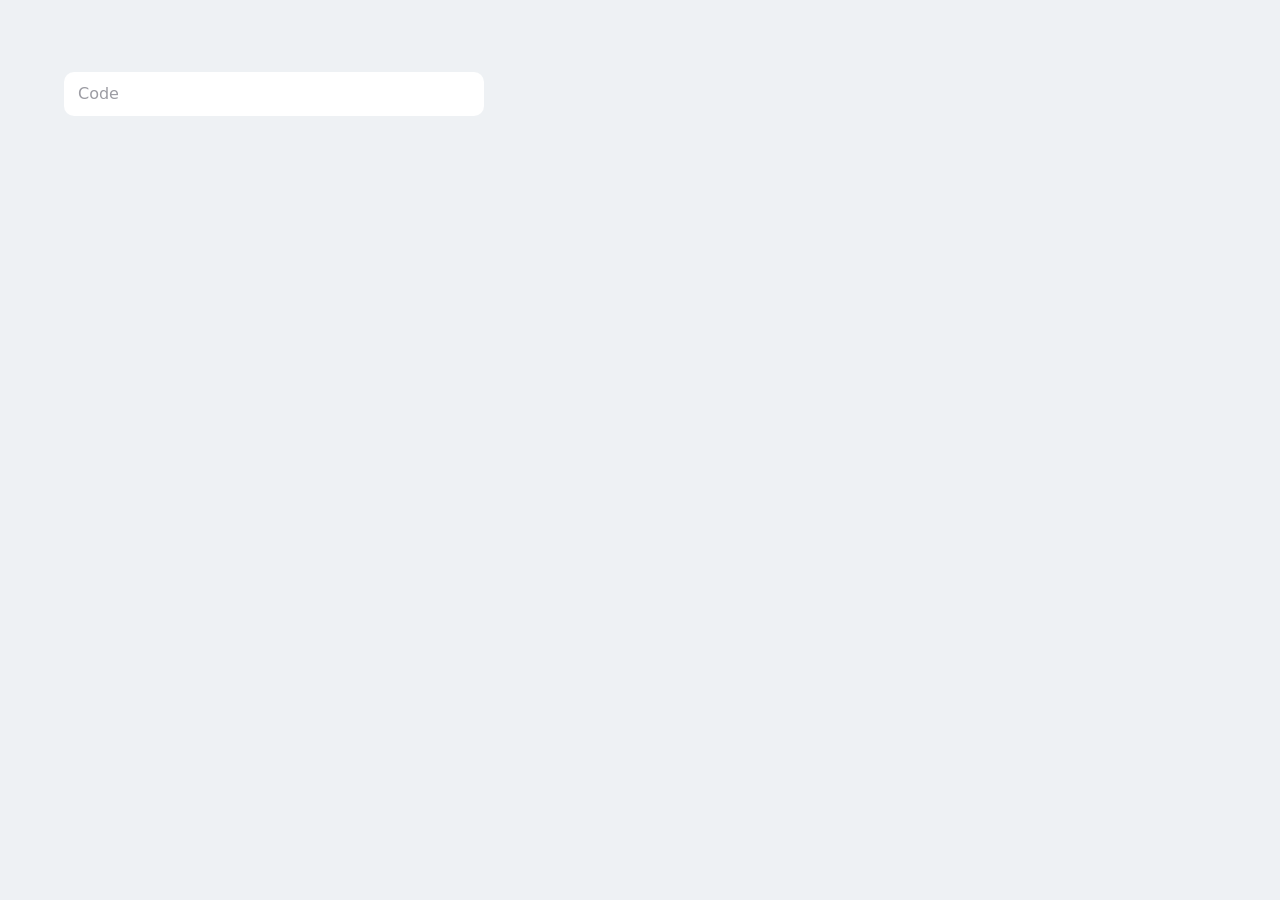
<file: u/1fc9d2cf3afcfb7993a8/index.html>
<!doctype html>
<html lang="en">
<head>
<meta charset="utf-8">
<meta name="viewport" content="width=device-width, initial-scale=1">
<meta name="robots" content="noindex">
<title>Artifacts</title>
<link rel="stylesheet" href="/assets/minimono.css">
<style>
html,body{ overflow:auto; }
main{ padding:72px max(16px, 5vw); max-width:560px; display:flex; flex-direction:column; gap:16px; }
form{ display:flex; flex-direction:column; gap:12px; }
form[hidden], #msg[hidden], #ring[hidden]{ display:none; }
#code{ -webkit-appearance:none; appearance:none; width:100%; max-width:420px; font:inherit; font-size:16px; color:var(--ink);
  background:var(--wall); border:0; border-radius:10px; padding:10px 14px; }
#code::placeholder{ color:var(--muted); }
#msg{ margin:0; font-size:15px; font-weight:500; color:var(--ink); }
</style>
</head>
<body>
<main>
  <div class="loading" id="ring" hidden role="status" aria-label="Unlocking"></div>
  <form id="unlock" hidden autocomplete="off">
    <input id="code" type="text" placeholder="Code" aria-label="Code" spellcheck="false" autocapitalize="off">
  </form>
  <p id="msg" hidden>That code didn’t match.</p>
</main>
<script type="application/json" id="payload">{"v":1,"iv":"CZceGdSuUi6Hghlm","ct":"xXogNzZtF6huaaH8W+yqX/[base64]/VmDWJ86Wh2ELdKgRk+VGXq+vnSyHLRQBF/XZoGBy+TLeslce94AVi4pwsxS0XTFi53IAtMsFWtxOL2wUzPfo1HfDSVlw9PLiQ1NUEtnqj9IxZr8EBgiBuFweZmtg2NHBhk01Uqlc8JphPK4DKQ6/gYS28NM4nrEvw0nxl2RnortSgOVUmn7UA/UrnBRIQ95zzHg0NmOpeK1kcDwuqj9lFyXhAlFWA3JkGAem2IkLaNEiYVmr/G7lxUlGcbeQKPc/iPEW7+CzrP8tOdxrRS/2UwW0opNP4bLMdfPfBhSdPkjGOHH/KI6JPr2UuWE+tdNNF1vyypiyw0kAKfRgla5oEAVgqNzbISg5FT8zD12vhKyWPhpsEtwHypIiewRSRCuMIgdIJDmdnruysOATFXLUdo7miqDsIoujzkAu2KMImZjpuml/[base64]/[base64]/J4ft4lHVcKrLF+HCevjlr1rzepfYeph1PMwFAXXnwQiK1zWGMuClU1VZxBHqGvSqZ4H4H/K5HxYb9KSU1m72lpzhPkHg8qzF8LtsMfZw3D5kgOp1l2fZtS8Mtcq7YfjRubxY+va7DXv+HMCCgW/sVdG0GfACrOjSfx13p9Dt98eSXnguRY89BGPZj/vRdMybp60EF7J+8hNe/dlWVzh0T+q0IOZnP6TikMvx0nljX5xGQtoebbHiEsn35sxBqGMtohpQ/Fq8WrHIyh4XLc0lMzCXaBESAc1WppSeeufvZeZ7YhcdFlt9aLFoocHQrZHCHq96ppYqauIfJO+KxYpZUKWCvbhye9MD/l4QI2bDsTiPYgVB/cTV2adNeSgqFw2a6rq0FMnmohdKfvqhmGH4H5LkuXDBEA4781igToc5aMkah6g4tqkoLEdb52ujCg7OF8i6WU8yQnLfZbAjkB/tGnY6CCcua/WksJcg/jwhID0Tz38zBJ/zC89VKE2DNmfQhGBIGQ5jCl3BCOfWlCrSC6Qb8+nFjVI+hbvMrPGLZRPfo4s8mVGiuHs2lrNvOoYJmDRYuLy19xEsTgkFyno9kUkefKwZfycKJwz7Pkw4mOF6H+x8gUiqaisXYfOxi6D5kQOP9fe7NUdLUDcPAgEEcfk1jUz2MdqdGhAZKT9xubPnAF4W8rPALMBn/qykdSv3QWJpn5ZAMbZQx98O2iqPVVJmNPZtdhxqnwCThrNQnv6/RS68aVGUFCgww1BvARMBNWw6z7M+e8mkOcZbxEHQg6/k9TadvkEQGhicFwMMCg0xmwRrZwqhTQ7ocBgHRKh47t4zE8LepGi6KCoKEpJlXiuXXwX0rzeIxwOzy6+srj6kPhSrjgRQw555Z3okmJYLMeEcncpW8hiJSQvSTsS0tc4C6i+C172OIf+UqJKd48mjd4YZIeWqxCO5GJgBqrz/EvtxYdWlt+jz85rYwwfppBhEW3sGWsncANql7HRDwtrsOmIVYEmwaCeOw5gxQ0SzVGTU7KXQj2qZl7Al0JsT7fLFnZolaS2mWpNOGQHxfVp9U572W0rW/+ta62RqgdjONOW1TmIGz2OU8G401FTSIpXszAXEIXUFgqzka1vCi9kRV13Me5ZiRi4qdWEq08SIo+zMGG09AXMkhHM4eAvfZQks/My1Xfi5sjlSAPqmtCPXKmUw2LVqa41ZR9sivNmxZSoQr6J64Df5v4b91ZVyZrQ0Auz2uxps8lwiBFmdRP9hIjVagLwRkUamg+dIRF2em2JEz9CXadJS/4M44Ii3L4sJQnksUL6axsx8Uj1G34KZMAYMVjWZ20XwxuO4+sH8spS00LJEpFgLZVRoPRnXUACkkDaEfJnpLddTwUS1dx/ncYIt9Wpcr9nqd7zEsoz8WYEtOwtEkMmTwhppc6StW/+xfdVFi1hmtj6sm4dEf2Yxf3W3zerjUq6yqZHy02/5fDyXQvnD0b96SCKBg8EsP5+magU4sH1rP/vTTumb5fndeIF0egheTUD5ClXn6dwlgWLf/8mBdSvyiWMWgxXA9i8khivwCLB0FMB/5s3pHGVRFzzkhFGQ5ylVRc0mPLzZNnXyw6wKSsmeLkSexjCZrc9hAiXrd0FJZ77WlTKNZPgSo+czntUuD3W3WrFbAgAGtudvVXwRodd1hHThMgeR5/wOt6zboSoO4Ky022tj/f6fym9prtd47iGktYpZI6yuMXW6bCFxTltksiQA9godsVGYNpE8cSiHvJlC86eADiys+f5DN2gx6Jdw36Rw1AclfqegyRSZiUGsxac71POwipmwnp+Digng+vGAdZT44xMu3ZB6o4hOCfY/[base64]/CytFlDR92OuxgRf+ljxnzP66+f6gi0ce4ua5lAJipEf/gZPFbuvOuerlDkbGcOwqVgzXlWSE9xYfv9O8rX9e3iscEz+FMspHo2wZUWf4kH5kJ0c5fVu/yF3WTXeSCg6rh988ZPMfZTT8fD3ff/TEblWVvglImOTZA1snLXV1+ymKrLTPA4ngyuQJ7m5KWymUod4lC+at7l33TjHxd4+m7BVsh5Ao1k14OT9wBzeUHYQWEhvJlZumPwBRtYYkNr5c7VHjxtXd1DBLwCO94KihqQfulXh1ywcQGu2GL6KJByFxy75DIFPSgaCnQJpylQ/yeM/yfDHEWulIFRTuKhdPT4BRlaoVuejQlRM0YtZp66E78hEuflbFn2HPOIgfWSt8pxS5npUUBkOTeh647q4xQf4oQ9sCznmc2C+7iVZGNSY+P3rSTl6If+TrapctIsMtMrdf9wrkNxr8g8/rMHzbdZdQZ+UqLAqXMJ1jCItSMLK9XSFx26bQ17kB0wrFe16qRjryMSoK9VjcpAHA7LhsRc66A/q77fRQ4hexfmEsjUqRy5Xd411asS9DHE8Y44EE8b6MV6lPicnssd+VT6qI75hb4FzpVDZKfeBznNxY6mMlCF1Ea0clmuo8kePGrYhyMDBNcr8fWbO8OK1bxOqPlX5ckJvg/yNSW1qwNJLo8qKjmlrvXKOFUZFT3MvNll5P3GWC5Pzf7HjaPZnDYbXMknzjtD3xW4dbQ5ITE/JOrWQE4Tw4iwGwIQCpO+vzfFUQD5fASW95YrEIJP+tL1JXRAIJjI8toL4bgs+yRonU1wJYerqciMV+fTiUb+A+yvCdIAlczBBPICGhbIiL72b6Zmilcp6BUdRD7oEziie/UtSiSjGHlZCAAbWrSGAslFkz96pb8nR9gXz9RME9Bp3iKBle8zBwntX69U1IQ64uqUxqUxJoFiDjN3d0rqjpWR2QQOQKVNZavvxU3jQpylJOK6lWAi78P2byhj4dx3jG+GDAOLCXl/n8xlwJoC9xBCeyVY2RWA22jm3tgneI6CB5a7ntyVYmQXOtA9aHOIOHpTh6MQIHJRI1LzBFL0So3J+mWrzVIhabepGnmaN/RpKI5Wv1Ek6P/00EKtW/Z/3p6az4TDiJ+lcS79Wt7yib0ArHr25NxEOkYVAw1Ysb2VVFUPO/[base64]/Dnh42vmJC9K9QPopS3cix/wVC8j+sZ9jlWQqh6LAdZs6cBi+C2pGxUDySHPkPBNi+wVUrFW7tcKWdkiGXcFKnFk187Kx0eMBrhBxXtv1tau3r5Jcv3Iwo5obmz0exSnkAacoq2WKJWFXYBqgd9bNy+xqtJKkyTq4JtsF3D6ELNxV3UjAByfsXi50oVrIgjG2394I/ajWxD6jw6lNUyHHg3iZcb8/FqhwM/eH/MBto8xBv4RRMO+lq5pJPkanGlFPykxicKrAmWJ79qQyzi1I4cjgJ+rWJ/HeB/c6+7CxeThZGFz9yHyHa5cb5wijRsTGE/6OL5IUZvLohpJCLXDpXeXUdxfkRPGU94hbDrbODuBuiKTnf6GSWvYiPIWGmDx1OLqO3pJkgSupRLBXHlcdM9FlaUJWmMOHo45xEILb9WXvtL+KIfNCb52w6/2fuG/[base64]/[base64]/Jmrinoi95fnj6Vwmx/LiPW/oLR1rZRDeiiDRmpgUgO4FPFyEKHU7WOF8lgu8toCYFCFezauM8i9cJd19Xvghy9gHU/110mmI0tHNrtcuBK2V5yt1b8xZ2k/Bwzg3Dzbt3dDvkd53SX25vOBEzL662HIe9Bp5hX+vz+xZMBUGImu3oqIe6b6EKDSQhrQ3yJVMKJGB56rgdWovp7ycsLyz5AsTzHR8clKGCqy6AL4v3YrZf5qccR+JVLpUIpB7sPtJzWSPdUuK0cPoBvHw9MulwtELPFRmb6/BnnNZe0kqsSLMNKQKOm4HYETD3Qcs9n1rQ0Y6B7pYNt3r20fbVhehPbCylWNKK5BtgiJkbyHYYMUw2O9/Qw5cxMlrdCIMI93M5m4/+cOala7lmaW19+ODctM/N+T4d4CpwYF9eZ4pYcfcaV/IYshueP1GG/EsxhQB0oevYR8bWZZiVOH7CKF3gPSIH6Sexhc28CckfmLWRaBzZFf/tB9nulqPXTcqBrAyCDQkM5hEd9xj9mjFQ/6ent62dPkG5O3deNGrcFNrg6G8zJeeaMgwvupxm4Yme6Hd/M6+V0ycFJrOKnMjthr7Ilvbv7we2KD5tF6BF+VDv+pn22T4I/Is7JpbDceuk2IMA9PFqqLVfcamld/VKUrE2R36thLzWZTiNAmwwyEujiCZY8O5ewoAXtkvbAYD4Dk1BSgoms9YNBOQQfr4yfMzaQcIFIl+kXhErJfdIdNi0vTgubNeiNU35lM5CTdpC+N7Od8cKgzAnSAIv3n6ekp4YlXWBUZhzg56PBC/p+niV1Ua5FsKqTT3XkIEjoi0qPdew+aUImlnirkJPpkO4GRS3Oyf3XWRTOdH9Yc85oX8LAaBqAxygKHe6545AStAni0JX4gYy/sqol/Wx3BpJLLJSV9mGGJNVB8u1vNNtrZdR31E3dyEsJk6/rCnVaiZWarEep1D76kpjdhpVyJf6QVSRIy/gS57MZPjGdW+6O4WMPzM/AbMhj74w6xFFQMPxJEQqpQqfRBQ0sD3D9qIicTRlho8jFD/KiSa86aQfzDR9SOwBG8EsVEH+pT59PeBPz/oLjL8kcYqB/fTPKdL6u98LfgBXb39z9depB+M0QLxN1Wk/4slGoOLqwezoBTDGgYjpSQCY53AMxcAEmpqpYCxdP+MPgTKdugAItmQsQwkgbm333XOB4Y+C1bvqoA3yH0H4zXy9QWuF4mpnAbQy27z2lJD24eQwC6burJkBPG0GQ91Tkm6tvmECmqPaR4muce2QY9ArAopEtN5jQGdfDn2c2P5UWECRHUz/uTOs6vgcJFtsuKC6VriSOKDI5ggvyNT2j02x7/MR1P8kb0ePNg7cQILV/VCYh9pnkBMo2TG2LQav2DCvo0RE1OokmLW9tpj1RQ9a4nXuZESsHENFUi9Pft76MHGYJwdGsJ/piUSFaiOsEe15BwHZCcyCGRQEnLjn8+BKP7MkDoY33PqUzkgoZ7mB54GuKzAHLYlpEs1CjjRxYih22daVamITzBF8oB9bKM3RHu9Wd50mZbKCLha+6SNvJc3U/+o1lQB2deEQzajDFkuPRSwNKoMEttxk709cG7/[base64]/RF8ZWH0xtcuQ+haumXPnw8veLWN+gIEKL0bhg8WfabObwH3rMNMIQzh4qG4KHmAROPOJvIvYJBO7MfcOoAvAZ7wOFx0R/L3kt8RidobwZSPFpS+uZsHXKlej4RJaurIrzZxSLZzeIKV4DwlYEJEhq2AsKf6DicDqFUEk7H8xX5r0ryvz/sPX1+IPsN+O0U8XM9tZds8aLObCzjhKkIsvzjuJghRGEXc50UjCzM8Jz8OejyiKZlLXLsyrfvYpbOD/ymYCdCi2CS2wMSE7IVEgnGxefYbG1CE1ip2NRaoFjBezfcuL4ta3f8ZtszBa2SdJ8itWfooq6zHLVMn/b49sFk01bvLdfYFeKJFYzN5lRTA/CRZUrDEGkzb3ng1UKws93WqQ1+JK/02yqjrzxX9Up9NNR+Tq8j56+8PAljfoGOIW4eunHhbg1k9M/L4t4SwFv72XLZv7RaFkivIhy47fZSGmWP083PVDiTMnhpk7v68iLL0od5+1TLbl4TXK8DwwuUGcJdJPHvpKb7F9D/CuT+qewR0GcYksnt8GQJeq8d4YhWeGpqLuNuWeezeM92E0fw5SwGo1jcN77faSpCIAtJfueSI0mmscWB6i9qRZ+VOnw2YQlGrMLJJ3wDVvcwAODuvkLFTJ/CwYtR4MZu+xLpRhWlBPdSiFUccNVNkaXVVDGtZFYYa4HEvsfvy7DLqEfxvtz/CauMDE39lNifSevEqew36LUWU0Fg2bUAhH0rRJgg1VvVj5nqf60yqACvMyYznZxRlLBgYsn9fBI1CV4Hmn7CuqjeMdL7ww+uu3kdFQKkgrm1YFBJ+V+PBmFREzP6k1jU+nSnlysxnoDYC6aAOW4y+Cel3wTud6n24pMq8ocNJ0kigIXR07FNSqiBCJQrmGE17O/+4Hwz60t+viSmYm8DVbb3BLLbnze2/GZo3np+zcQRQxfWV/6PbjtRm8L71fRF7jfxwJi5lEBOz47/yo3PgfNwAG/Hl2AzicTHBuo1DidljMU+JfTyBUMIGCX0GDAzyOF1alxXjqFxaNAOZABCgAYStXmnPVylauAO4yqFHg5GkSQneaFFQzUGuGihXZg+noFN3RLY3gU0ftvmDy4eiBFGZmlW4BZQK4Gr30HiDNtj0SlpntdjqauRO7DafhBUEPGg01IYpUdDXT3BUI/oy6NuP5kGg00r6tHOipQp0VrVzt57PHOV7i98wPeDgFtxFmuh1iP8ku69sRTCGV6MTtKUI3ZuV5zchvATgEEipteUCU/AdbLAFr4gHbU3pzXqPFf9i7WOMegPY8uXfMoJ5rh5b4W/LjP96pIICH6I6x7/GDKNJp2IQMbxi19WkCmtYxRXCTHRV4v1Pz+0zRAOvcFpLgRPxBmyXxOMan2hNZKSc8NBGTQOcfY19blrFZqBoFPlNMpyPGRx5Omlyt7AgNw2RvHTAlcwE/FfXLsD7mg6ki/Ymg2VGRNIpJHCOpzmNR2SbHRVIsrkG2NVSUM91B9cqqzfkcfSRhMmUVXxAc2EU7mftf6V9LKCqW2vAA1maph4qDQfpd6UnVqbNImsvOcJLA/HF/lvSutCD6KaSUE1TKnBmUS6CgqrX5DY6tBJFhzylRVCys35GESkD0aVrre2tJVrP64Ie1l4F4Pexu9mdkgDaaKWcM4yzuzSjk3+VHxFcJ9A53z3CFrkdvyfrOZHv8bbSz8uxmtu10XbDD63M2ZBC+c8dKlSMh+egW+vQ4xAm7FBnvFrHvo6dwA0YRLt3ob3GJRkN0x9X/ickcWIbrbLZj+5v9qv8ga/6bUkUR9K+/ZEkMAdvoeKXksUyGLei/lqnPizo4wmf1vjj1ZwB0mP1PVcQ8CoN847wcqIjMa9kM+FZc3X8tWJRyX4MVeiKjs77+t5DvD6O3On3UOvfmP10+JruFtKyMI9G66JrDzSlmRMLnsjRQV3Ms3AZBEMBLgVZXVO415Im9VPP3KZXAEIiF4eZ/40pxIwyC+HsI1LxbZL/m01rsw3x73w1ypGQwRZg35Tz3sF1F8S0iVQyAl/t3puwUgk7x3l+lFgJt/NHFFS4NuqM3gw1Xh4cP4xlljnVH0De94dEdpPXGTau4+J53pu+4a/FYEOo5Yh8HpFLD8ZXE8r573+JiZ4VYTiUvfoao1EQDIKhi6/Ef9PzIcst9suJwniVqTyFVSjcsfZ1nyMKWjG/B3OPMFIOpf33Iai6C8gkVQpcdZ0VUbqsK/L3TsCGG3R9uzmOdlERyGnew5ZQLDHzzrD6E18ZrP1vF5s4W3nqcTWj7UEyFQgLKbbN6p8cb1NTjENEYqBtjkb1Pjcy81lb2oS/qJLANiu8siJ20qf+nNFbvn4tcIqHfjFx7/Xvu8GSB0Tfc6+eiEquNBykzwU8/YLjCBebaeNjXpv55ve26WS2k4AWOwQwKD0H0riQBPaPDGXD4Za9klJWAozzcp9Y/NMLL6AmjZMvHWKwJN094DowoDimaDyfItddBMX2b1W7vWkUo0axsuQkSQsUCP4NrhpY+lTADs96+FuiWIBCMIxDCPVSXHiGijwyEo3fZk9ZSiap0bCgt+egfrlznQ/5WVjN+hQCv4tg84G72i8ZkEWa/+vz8eS4nMBXpckxMMZyhPjGiFl4O40/3woo3BVc66RPw4BVFP16u5XJeR/1P/ukTtC5MZ57BCWloZ9gc6sIdnNR7TlkY+cFuEq6+vb7qfzjUyb6tIIQ6dZft+WPx+Jmsm78xuTaPPk/wWbxzAIyU3m1ZBUQGk05B8iLnOHSgdUiIPITXYgM8l0EgdaXLbbRiR7LtiqmvoyKUj+E9rFr4QR4e+3cYqkFos4KZq54Xi+G+v06fEXFKymGaXJdRIZ5/bUHdAvVX8zOtYeo+mBve16SiUILvfFgLqpgnCb40JboEsyi5TCnF/dOVmKQ8teCc+QZLMCRRYgx/HzCckmz8V2glWO1jdE2d7O01bcVTAH2/bbtl6HgTPaq03hKq3WqJFD1zoShOWiW3dM6Uc6T9rueoYt0dIOq+AhJ3r3K8MH+nf+D7Bv7YMwHAFS6RfF/tFNcZA9fI5VnihLGvYkBuzPiWA89y7V/zof/v8OmTGq2ADbhhtsO+HSte/tipD+K5ML1YQCcgruMnl+8VB+GvrndUTbHMn31r+yMXTTIrdSosnuQUFMdTnU07BOmOJvooBhS8dFctlkdE7TJRnf8ARGbvu/cVI/zD0NiEpLHpqOKoGnEcgpu16eghlI0VrJ2Fq+OhEO6J8HUkTmg0CUtY1uu46KlV4pqYBIJQxg9suAsv5zcYkMizaDkp5DSUzLng6NtgM6JYPyo1ybI75GAoU+E/CqiIO4NVgUSGo0lXWxggbf8SOYbhv1u7pK+QqQa1bjReQDRuU2rzvAFUP6y3mFqbbT6Uv1MLH5CprF0M+x/18z7ab2kIVJm42MZkbnJ6DgXHx7DNedly6bRpx6fPSAU/HyKiDJKf24u2RjkK9LKF00vhlhdNEAC0ERoKcbZUi3OmLCEWml+fa3DBn38jQfc4YS79h0TCiUxbTNNBw+LwrbYgBq7mglZQR3M/[base64]/F9joanIunCX5EjLJBubI9N4JmkS8uWZgy4NODY6ENWQTzdow/[base64]/pYui0t7tKzHvxHZe7U0QrXELng2RHNrh3bnc6m7ZW7t8xH/IoQQUQNxQMGLCEJiMuw7yU1KsVMBB6NMtvx4j8QM46P18K7HsY4Gg4kikBa/zPr6p0/qvuejOJhmFT2SvTVEMp4dkvZnZBWHQGMVtcZyYQIihcD4lKDA+7XcpjbfajrPqN5h9lXWmGR0KFcuZcL3CLFPBHNcWFl8HM3zq0S/Ml21IY5mbDN672TIXkWaMrUv6CW6rc3jdn0b5ElSwuACTen3zEDaCWkP9i+jr6Y1kSsK+b7d/h20+feKpuinrYLVE63w3aTEumU5Qd1+LRI78C4bG6WCtwc15cOiPPqeO1HGJbG7ZlQaeQz22q4RBSFyDuhFJ0nz0fOpODVoxlDDepF3sU2Slcmoa/3nFJfxN7myPy2sg3VXFExGZZY/b9XriicVaCUbOnqq5zanxUCm5526GAoL69Pei/yzbnoHVJAOhD8Ogma/TtRrMIIOB4n1qXoEbwDrXKAJJeJdEqGekE6mLZjz4VhkAwP+bhjSzGBbPbnfvueckbjTWUK68MDju4ltJG03rw8q1AQeoRphrJrzXW5Swcl5PF3Uu3jqiwa/0TSqBESbd4yrSUMweYP07Sux8px364hKJ04yH2lnMP5cmf/efdo8wN95Uubfat/VebBvjqcU2xfjUUBsip32F5IwilHRWlALojnbNMR193YTVoKaQSrYpVi1ePzOZ4F/qGym3VNnqoYTR5yNO70JizlhXnykatqLMeK+D+yRtv1N+s9o9ZI1Iir0IlmUUWyzDHsrjySlAU0ARIrJ3UfUg+F5m60uZUJxITIirzOQZPXUNEad66l0bgvLbNh34nkWXn/j7mw7sbYvuZPbdEvBC57Cdx53MNp66D4LqHNBbdJQAe9jDUzaF0E3hhS+8LkDFm5IwQfKD7xARGAZTiTyzzI9/woK2gRDxRYzrXb61mJaGmKnCCmIh6yhDLPScHbxth1LtA01nZYBrQHoIsijfVGELUtS3gdcDjBV85OziykZlQyacoBW8QpU3yw765XKfgHhbsAjG2/hAEviW5fxF/naw0LI9TJltZfLP8mctX12xe1F2N/6KO3Kk0kDJ5VHX6q2yOst2I5YSRuT5YxV59TemFXsbGBaFTASsugmC7xGq/gTVopb2YaFdzs/LmslIJYn8Rf7p6NsGEMAjDdHq2sXzFO1cSH7m+BPDmNzuHYhM+075e83oFHxESYREMy+WgoFb+UF7knjw7fga/UhM6Qux1R2iUhrBrVQCW2kdBQMK5UCDnL+AbSVyPju6XL+/gao6fqH/JexJg6p9UDVpDK31jrBVc/8GzB12JW2EY4LfqMRwWDi5u2UXajy53Tejp7eRask6froHWc+8z2NH7yUjY2kKrGbwws7xuSIPzoAG1oO4McwkaSraJlvB+TSgvKpFaW0DjTdXnX22zdBoG4J3m8s9YBnhG+dY1BzAKbuV9UOxQ7HJzc9UyEWcj2vF3Z+ve8QE9AhTyeS//A80W2eL32wJWWzspDoWMzaHj/GoIauYdNwUfn9+/QSSXZvdvWSBNZ8uep4GYPZbFB0M/wzjmrQ3EVMQEwBAne/KVILGv5QoWkh9Q4KfY0k32Ola68GHmlFgFKI7uNlnZqtN8p1taAwU7zJHVaugzO5lCDuIOKsafHyB7vwg6E/8A0sClA2GLCd9kP8UD/tGFiLBN7EDdRXfQxseX/hG08ttbdnb3Mr/AkAc1m+9OHcpvI3FKMuHbIo+tHXE7TOI4iVNN3ZLCH76zgfh4EZVpLEzu9p3T2lUwz6jyZ+TAAjRGGGkHhTSz3ZCGIxM/qWcWlKR2aVqrc0ZoHemNTLAwv4nXFXJAx0P6UPAoKgiH5eIoVNt8+myZwrqgbJg71lAnxJsWHYgj2hD+pE1WJG5NuCCgKx9t3wf+AyAI+CRmxmXBYKfO9E4VeDn+DDwxi3qt+ADA1NDkB1vlLPd/F3PLKg1RUt9yCEWmcyotUsd25evUuyUnvJC/7LpDxmAYnMoEDvmeXZ2Xh8cgroKE5osKOyH2SkwRbUGf3F3d0/mRmkSJ4bYWUFLIN08tD7o5Hq76I+lFsRIC/mDxBJLDsAUpBFrOkG7InRXkWnBL7BgmOLjFSrjPQcrUKJhv1plSKoIo6v9FoqOcV00V0R7D3fGrruqByG/sVCkf7GwxDY8pD9sYwQVpBpsdLxjRL1lfl57nqXUYbQFx1wpePnsAolAF0oyC5NlLovjxPL3He/HXUNt54dy0n73i7M5Zp4xOKiCy5ogrDlenx/ewZlbPoXbgeRPH6QWeRlo5uZsrNmrFO/4lDgZcf5IBwlkDhW8sMIEQennTzvAWXCwQ1q6rsaelgyFEaPesKr6sJGiQA2g30b+SMZ3/RVb+M64IGTaULpu9GvNOHKxPpRPml3VtOpCEQaKQ3pYrx3UOasMFbXSy2l1NaeI4HKV3W+2I1qkVkqqdPXs9t3Hd8BMsuM/hYjhjOE8Fgx5v6/QSspmv+UyZAI54LjDue+3BHfQefXyDWxgN1+I9fIgzxBG8nRSwswYtoMG36iLLxFsiH4J5MJkwak999JJvQkVWVXpYbeHcL38tUg9Z5u4B5MEprRS0flxm7JCO6Dq5YP95BSou68mASYQUSByGsQo+BBXGRb5b5fPNhPBL8MEg1//ARB1pOAEdYdEFbSQu0XWxfiYagZJs5fBBQNxX+bqBKAODeUTHlRf3KriOm01g9V5+5wbtk9xZqpGWC8kPSZWwPqz+GXwSG7MNYDSSzbjGpNt7I4zdY/Hubt4dRxE92j++K1YtoO11qAQFId9Ljn74kwzx4K6ugumQ2sAp4Qfc9CSJU/Iw8deHOILhfQBj+2AcV39zZ6NSmoinwOEocBc0M4MwCqJ2pSDjJhgecS4wd3mL6dpNKV61fpCBne7Uy4HsvwUeUe/NfCyl0krBNumCHme33OsqlfqrSWk4n8z71hbVxzOHn6ACYhXDvItMr9NbvhTTV+IRCUjcHg9otAl4Od4uBGiKEHKxmOufORuhuRXIZtvGNxWNb0oh1Y/7YpvXZZVwi2JiAQUUPIQJbPXhsXJbih+owziopTLjYQEcQgyv1V1ykwtzYdz5l8YyL/W6vC2+49KboLFZfOEP7PO8CxGzwep5vKhWfVAwCiulvyVpYUJ0f87zifjhwe2BThPYZJu8X9fZ8UVn17QPNZCG2QPMZEJ3iqPNYahjkv+DQcTHB6OHy3jVNl2ARUiLRrB5Pw062WKSseaBEFkl0HBUBZXByKy0n5OdYkICnL5/iuaxvRxqVz6QHWLd5JuQx/XoMeFm19KKgx2h8p9JVsBHLO0NqD2p+WWd9CfxhQ5Qk8RdQQbCNLl9OpA2Ph4W7PwOILDg3nKqHdp0dDNqcYrbsQnhPlfFUYOtgx/Nm6+0N77N8p31EsrvxGgLUn9CG8C1ojTBcSLevZ6CdBjrV9XgrtxeIIIDVhLgMJfHDZA8LvfkElGgFKS9U2JBhn/BqhG5btpaPE29rJr7LvtfFOYi8uX06dADEmIxHB8WPXSRw/WWdOw7qOFWkFUUGouUiEx6xZaIZ80nkzY6/BtBMxvcpIaJgaL0yyYCoUOh/P/iPXts9aMv3pNp3F7SS4S1kcXoGwnjSYQn6aHtlgRi1xJB6I/Z8UjycAaPjrtaSaWFHgHP221xDiRx8zaonbSEgT/8JrjORn15SEZSL8BlXDcigq2ricm2Uj6l8hxlnEGVRhjkHOf4sIx4uGftgeo62Xxd0KJhEcqVrVJsbEId6n+9PYSb15iQGvJrLg/yDZX/oOc/geOBPU3LfNcwPdQmSFFkAP8D+XVoUMB7rDy1NmsVBiQdu86FSdG2YjQq4IQW3VAd/weoaXCFC+JZ9Hu7dVkt3umrKnsIcc7lIvjiQ1zFTJn2UrTiDRKN3CadwEJXibg7ucY1Fu4pWf0B8Pdp3sx0rgjkJKkBpY80Cr/dG8D9CfOIPMPfuXvYtwMIfua/rSjdOOBOAItCLaWDLb1+kEKd1oq51Dq9vCeI9uiGNi+UJNCuyzsiOYEs8XMsEwXA2sQqEmgqtE17XCzQd/5XCnJ5wj2+dJg9EGiOXruo7AtSYilIJBcpNc4yMJ3/38b3gPT9G19yWGJlJbNPZNT/EwN8R06WxnNW0yM0gJE8QhykNFm/doKB93kBCqcQyfEkHJ852ioyDklUftxjVJyobjxskWJbih0eahkXUwrr3GZZ0/uYGKFVhTBU2/yP0eSHkwNgw7FIn9k5D6O6JmSNEpZOsUH4BXfQbQXXiEUA57NbZF/WPiaekGZHPwzrPdHom35TD7HmwUpjRiESmXZ7Oy3FgM6HX81KRroY66wGlKCD/WllD0/oYgZEwdJzmTjVGD1ptHZbiID8ntasjOQA3Dc9Cr8B4n2sGhszeCjXUEjqmmWHXNFMEUeGU3SrY2Gi/K1m29fiyFLzorxoc44bdRW7lROSkhN4WhnnpKN5yDwidaK0Ga2+UMwVR7L+3s2KLiczIci4g36jvocu/LshWjawjm1OZ9qKJ6+AjbcMhfDW7P1wV3EMUusGXjGkiSfSxHHDGnN/kd72Df5EOIgVsVRj07o2FN4DBjcVxQ3fiuqljFa0P4mCtwzTpGXCWqRGl4DeSQo3eewBTif02c/8C/RUkSOQ+aQvGOJfbhfRphxytxz79GswLq5+RXAXL8R7AngalYJmiMeh6QwSXI5RC1JmGUyRjJ1pJNsC8XC5VTR3hqXpPmfXGsnGjs/jJZrsDTMmSU9y+n5WnjLM4CmxVpmRyXtJRgRz28Mqn2cOI9BxauE6Rn1cx85KI5jMTsd6X07x5aRuLh3IevEMAcbtOS6RC51PsHMyIfu3LHnkDMqf8meWLoaLBj2Ow2d9PAlc/0H8VRjXo0C1wrbjwlau1dVn7pv3hUiwxtxs6HdBDBsNhSh8bKEUb0FhuSCJHNd4lM51K0jdmVboGZLDUT0t2XBK0rksDXpA1Ur8diosoPR2EHerWNFS4FpWBgRnx9pk0M7pvR8GtvGO6O1xL/OXPBC7I4ZzA7Q0GiC/JRnqg6b/BSrYtQ+YrZ6FHbyXw9SbNCR4nKIoqn19bYAWxC71BvGXSTsLgF9ZapiOV80ac733EPHMdYWDY5+WX1wYvEz5ib6QKZl/QOdldAmtAK5Tyzdex/yQaHAlccjvth6mhN3UAMVUqqmi/aoqCsYqb2xarG83EDpm006lpkBKFe3r6iadJCt2jqdupQaJOwFIpRv4Bj0qEN9A0wtx3T+0aAlDgNrNoR88Leonq+D5zfJnis2jc+nhtk+TvIR23td1+qI54ylBTJtRcArIQ0Xi0ATwJncyAVbBhx+Fr8TkbZvqUl6qSiU0t5UquakUcWy1dFqGFM3cp/SbzrvRj2HSXoPEi9DXoTv/H3Q5PpijU8MqyrXZ7MDA14lQBOub0u6numtXSXK0htT12RYKoTBykVpZDAyDwocqwo1YZ4PrJLFx4o2k2cSjhviN+qLfr+yoTK29iuvZXSGpZm2OR9CjERJrNysb/0Wf8qHwIlSP6sAdNBF8sOHE3InqK1TISSzIOc1/80rMeY+1AGOuzSoD6t79WS7q4zOsBTYS8Xy0/1RQn7Z1o8dq4CNOxnW134a+3fd79AWmlE/S4U4gZnXZQepfWNcbaasddWC3Mkr01ViAAQ9pybjFV1KUVe3WZBxbHgb9SQne2Ea1P0IE6/k2sJhwhnnxnsNAm7kBfky7vIhT/pQS/mvWKj7C0YPxktHON9DtCiubC+oPbuF8IRcpq+Qp1/KnviNsUGw8JliSOnykH0gBx/LdOssSSRyODiu3avhfXM1yYgn56Umu2BSotN+lr/EixSvZ6g1lrB0UMBIQolNliPhu8IiwWfPW1td+nNAs6Jp1RO5vaYjYedWQxVGDXo7UNnbdbYbUvTjeQQip1XzvMdVryIKeVZjZmy/VlXDBSjZlUBGa2wqT/[base64]/uJJ1MT+Y3R8OPOlZrC60OfBwnJjw8rYm9yseg9Xew892OWAyCT+BGdxHGvZJYaNnyBnp/qSgPceAOZeUhrBxEZg1+iST28O3C4QVhWUb2ETUCj/mz95F4GKjipteUniX04I19R9no9p9fWBVSQ8qra1e0ZIWik6ALSjE/KQzPZdUioJ6VzM4tn02K/jYp22bBFX4RfPT5sjDEYgAaKSoahTbIb2zU2iO8XAZsT9kmYqbjqM6wCr7ph1pH2m/RBKlTIa4vvQefoK0Twv+dnXNQIt4ydUDzjV7V9RIpA9qqQhGPbslE7zVzyyB/c4oNmwvcBawoCqMrP/Nd1dw+PFVISX+j/CnOp368979ZrscPrTH3pWJjvOug4qtUFAFaYJRw/eLXy2nOLViIybYBeKBtOQ7340/tKBFNDckYCezBr6MJdQ2PjN3tLg8FxHD+E80F2bBrGTZ60PUtN1/ReV+vztZodyF17jIUK5mqhm3Hu5mE6HbOaidh1ZXONEYQS23xI5slFXqp6uucD+yLzjt9fX79WBJw+5y7uY3zZOS2HtsUi5U55bC+hbJ/7QDifKEDy/avSQ5iEOEqhIkDtML6r78gfE18nqon24A93iWc6TNuWJgcLC0fhyisL2yrkOkKlUloSptyr4B2D6poODrf4k1h9gURrYUQlDlb2vkn68w9BhgluAR+7xYpzozK8LllXtHhalNgYRRsBN/a4NKkdvc/4Qkg3X5JZWYv/mIGk7bprZLP4RJUKiAAgYcEi+mTzx9Y7V++8f0V81ETZycYMKvrGVQYKwcI0prufn/ZbeWAXo6o683RA0p5TVjyytnJKU5FIIz7CjDPCT+kUB/Q+ZezOSnm1wQlsJhqykLQksp5Do6RnNZvqIdBxCpgT2vsy9fb294FD9hQDEj4ZbgKB14NQH5gSVKwL6t8cx41VSYvzjomDoZz3DQE5tut4wajWoUwKkLSdl71c/iB9/dt2ytJYGNkQ0CKdT5VK+2dCThqp2Qkady0enEYTB6pIkFp3dQ7zDGzt0q8Oip04fzIjgsvsuPog2i7Vk13tm/chXoqhgLX4DXKNVHMlh+fiOtFfgm76xHi6G0npd6Uiq+Uqs3tJVDqQgipckMs9jq0Q0zJSpAz0N4l+AuKE+Vjh7l4YA78x4YLsJ1kwdjX64F7rMm7nNjuvYPRd/IJ1tmWbe7+R5MwuzvN9clsWEiN8vWth8c9g+mmHDwgbk53oNk30n2CcxxLGyBlMTr4E7EBy19tkDezEk4I57KrBAungs0KRAFSYUuGWjysDrdCEt7/QWVp0+YQYVybCyKYq2JIwbXcj6E0rhD36/M/I/P5ZYH1mpnNyA8qtXsc6aZARd4UAHHmogR9r8GsNZOyNKOoK46tu7nI9pvCZnM8CQAskt3M+QSHP5LlV5EziRWrM5N5dXHS+XxN65nAwIbdLDwLgL+G0ftqF115nV5+lgMzBO6C5EWv0mMXb6qH6HiRJ8lvcfFJ//U7TGGZCASD9anQQZr18ukPxlxc5Qyb9GhYtWeRp0tFLrxQ+QlYoVgujh+hBE4gjb2edJGYETiBZ8bUiVe2W/8joNaIph9cWnMobHTeedbtYHcCP6/5JmvcltDw/3LJQdn1EHKvYO9tbSGP114e4pPypF+wF3zt2mI59jT2Azh1jeqQ0oXchHt8nHrXkD4OJ8Zje4p1K9JcbCsUqRoxtXJUVoVYQTK6aRT9qzZJ3Y9Js6rWEX1HGnDrIuaQE0bC/+n/LUd/9HaNeAQhBR2HOXLdLP3AqTLXoRapdCWGmmNgcwRx7OLvGjU6Alu5p0mqrHq+UqMfQbKURy8iE5K5x5Ti1wunC8htty88iowEkJv+J7alI8Ar0ZOG5AU2K2tJEusx5p8oBBiUH5C0X5eu193iIdfdvyfhrZhfwYtV6hnQ5waUchD9pl27jHZFQS/snifvhHoYwQOLaEC1oFtzUT+h/cOyJ9y9SasLo1S5LFaIKiDGl/mu5h2DxjxiX4lud9nfaFQZZGZqyHV8Jz6sSH28/AMwsxmpvneXce5nuXh1X4YeeKyWCQClbTiz69a6kFjk/u7bo2wpvx6pmfIf+0nfIlYxD9PeoVHTCUyFjhvMCOyqdn4VrSPL+VCHyEHOdFULH9fgzu4BfQfgWUQQcgoP8o6h/gp3E0uR3bmGVE5iXm9BpKIQ2eOZPQO/6ff2DmXpodg6R3D4FubCgNb7XAoJ9QzOdjE30O+VOgVPmhTFuKCwx2n2o+nQMPEmk9TOrLBmaP6+VBgx+O+r8TufwAD0Z/r83WQfptjXvQY8SR4jp+xbQ+wzh2meN5lDOLHL7r4N4u1JFAovaqgTtWEWvexL03osdjzd+hMKpgRVcXa+nrP1L76MBsdTpngAVFGlV7AgS5HFATczAsuSSnxUDLDwBISnEIvYTDeg7H6tDT04e2Rz1+KNldh0MxMWpml2TkS9qACdeIjmlWQpAH97iP69Wxc/7mltWR3l48hz90WmEYDUoeNqR4SPLyizBoc8uQa4rbE8h2dssssBcG2MFpcrh7c9SWdbG2OR2j7aVzxvCiSUuvgRvu8BttDMbm5o4b23pGFrtcNNc4pUVi1dd/f63uAOYFPbdrixl76Cuymxtv4SNOtWX1PLGCkDKtlcXYP3kIF4mPtCrGugUB7FDokTXXGO03EcbrGVo5N143lvA/xZTuTkNHb6pf8bCTqV78W2MNsVxJjAmUSM70s/So9224pj8/wSTWFrr93bNWmzi+58zUxIlmFwI1sdN9Xo8VIPq3chpvjimRogVL52SH4kMsf4WbtIH+BukRgO4ycPnG5W63Xe/wGqd4q57BcTekL1HyHhA4rVJ4NnyB42opLRoy3sosZsfbxxSe5L97yesPyAWNtc9BNvy8hwC9JWDXrvvPKmCO7t5/lrG4so5+OGvHFr1JQGt3B2DBMBGRfvS7d7XEQFtjOEaJvBlTPb6rcJejbHUBqUstonFHIhE31HFEf+7ld14710MCDCy/cQ9ron+M08QIASOGO29mZX2+mz5jVOMu4njn4cWM4vNSzYT9GivtCyOBir3GdxDdS+Y4/pei9jKNEYsq6Ap2vzGBTrUHA+T5qna1DY5vsHaKVsrbOvBwF5WO0UTtvQr2Oj9d5R6m374P10BxohrVhVR8vvLPcl5Gbvg/zZ6DYpyQFeP0ZyALSn561d9HVGRhzV71D51X2DdXqPlg2qoZ2WYQCacSLKtYFjeKm7Xo/hXGIrw/i8okQ4tgiw84PGjEuvEubCUiWFX1i6AMzyqDbVim5MJoCZ6WaI/4yVR5jts6jEZHmBleHj/mOAx7XXa+a+nP2F9AZ6FeGA2ErnOIjl5LdG+nZL0kK+4oaOdoOQBapy7BHNV8YHU0hf5VCUR5yBzaTSgIWgoY9rYvtHKJnuqDRHLijjb2DCwGt80sZ03T/fZWRrg32ULcj3g+GwgZKtY3vP06JTdEl+7aVfuZG2jjHceO1uzpvZcngYpebdTWbwD/Q7tBHjm8G4jFK4DoKzLlCoVG8AwGOyTzTXlPzKIN+7ys3qC2NF4P+T3vx3xQMP/Y+vby+Pk3qkNFIqjNbbde3nQ6UrqwRlinLh7y0IhVAG0Xm0byLd8eCeratiAqvVlk+xDtcM8YDJX20z/vNpEqD1Z36v639lhB/1okCfUeZskGUxZ5k4F2FNh3cCpQOcI1W8Oza843RemlX9i26fdpHUSp3hr7+d1LSAC4fDjcWTz4ArjleaNulvBZ8Nz2mpcs0jWyUrByv/eUh9++PVqNHRLu6XnTCCFVuOIc/TOBQM1Wdg4IGUycF3HD0dOudxDs1FX+k6DYe7lkG+x/uq93ULYKdTuJj0wnQupLwAzNfWL3wUOkxBTYu7aHII1b9gl8kz/VZTSYQq3gBRN9bmtx3DBaFj4XZIQ0rof8t+IG/cHLU8mtRbUDylj2plHQiJZhLFIXM9YJbt+KaQbLX0meunmOdAqS93wMRhVNqec1+szT4cgtF6sGBdd3A0+2ig2jJpMdBKeYKPJmmOYyZSJ3W5nhy9CcgfTGXbw/aZfUX3abCzqvxbGO8ZHy+x8KO3vFjhA+GTV8pAqPnxBkkssWLC/60/++3ouM6v7e2CbZtCxiBolwpeQX51Xm16mdB7dLhI6q5WCB5eDbeyBI0PPnDbf9SvrAQ7tZy1/f62rTn4KfdkWnqqolEYxOSwK6I0e2D1lEPz4PPuybm3NqhMiCTnZMr/al1mhcp9iwpuMe1qh5ocMdaYl3/[base64]/a9ZGgX9386EYeHD9TyAvKoZw+8swaKo7Of40HeBmBNFMiC/hRoGVl04aGQC/BVi/FdgTz4Vuz1CqDxpCgnoFs79rMBoBYAUwSoNpyzl/4KGD5YVmsMXWKgUDyTiTeuiAa5thV6jLu0d/zggd4dKXfJgjPHxXZKSAB4WGmCTF7EH8ejLNXs/yDbxccKWU7ynNQHGjl7v9M/uj8xgJ2vsOMSHEJXuFIWSq1enehI3aJfUa+aFjST/GDyJIIuqa9DSlUuc/xXc8Pl1DY7h5J9wOmnoPbPT/U8ewdHZQ+P3UNdZcVcGOB5vCeg8q7idt/xTj+diPRXlvTU5wJChn3BUQmjnQnTyy14vmKQFayPYy8hx7GZrF5MuzuIDwgu4t1L/BQTzzl1W3E/3T7gGHIFgbvLIKYz9ZiDhPvO4l0RSW0wkYTNuHB10qDJmchGkL9Vb3dfaMR6TlgKYDPtQ8esEesBdgE19rs7w9/OS10X47DdZG6zFS+87WUo+Pkdpj9xdgrDTYgv964bY3zEjMLbFM1Yr8Dc4vw9aTUNXBVg3smwiSO9EKrYWViPuEOwgJN5Tk3Y1NDkPKByR8nYeQj8tGRUZRHsCP1U1jpv9z1JiWx5CzlrmQZDNoKLKDwWjyjNnG0L0VX3PokIJ6uBOOABSmh/IS/0r5bYr3FJH0mY9rDHI8VZHTd81bOhaUaU3wvG/UxU09/[base64]/eZAzfET36AbKHJM8HkVWimr5Xw8w+3p+9GqjCQp3GfyU2n78YLYowRANeOlm1mCrZBaLMzVq1Ppci8bq3YFhMitUfztLYGoNIZS+PJ/EKkUA4Vio8uS0e6WO+3rQxaRZvHWL6HeDO0AxIGXiyhOGUf8khAi3iRddpN3vyHVFfQmbmhG98zIF3JeiYR7mlmE2IYXZ/0U8xi0y1K7gXStFsBdX3wPJNXKDyi8iKPe5Hlv0LNJKzzMDoLpIOZ+X+A+ZZAtb1GkeACyUpCq1UxD2fxoVVGGrs3o//2cydAcayPFRxFzwA6vV/0GOdEeTtp13Ot5BW7gRje+cB4QdTdKXej2mATR4NGzrebfMF0l/BXpv1hnBGXVlufMWIIq2GFTruQB1+XDME9G8o6vMj3aa7mfEQNQn9ghmZhAl9DQafwM3uZjo1keOwkXk8/UPqZPLiys2ZafIfBbIEVkS1+wScDUeXhUjN6EpipNxYBHS1hWqFYNHSGiZaQiml9sZemCmcMQXDtychXvXnFrL/ptTa1goDOH5FvLwae9u6qaOK0LB3ZyUeCPuuAYT4KbL2tYy8DMBjaH86MWRyfuN3mrAHVbxoVwdF4Og/ebKe/BNLRwa//rP7H6kqaU3m1WgQ8bf8tyd2NymxyBUIjU0D4L7zOlCmNBuaXIQnKPQSiBV7DKv7k3cH49u4xEZfYN+GgxGl+3MN4Da/WttFWWV5td8uC/UMlklAJ6gbxnfjvj0LpQFHFqiqGyQELOqKU8p1pYzOTXyCVcbjESj7vq/0YA6fJoo6sN+z6bqHmDnNDyD2ZagG460PQTuxhNbMDepV0PWtAJCZdUdBnpz4opObSHBcYdntgSXhG6aPHWHL83E2Y56Nco5T7NwCUuHZfF/FgIX+l2Uzxeofb4najvoTmIV5/5ameiicY6ASJdrV2kbyOaCb8mO86UZJemEwEDyf3LCUoS2Pi9DukPC1rlVk2DglMdJ84Q6skXtlh//RopOk9W3XyFG6vXeibCYHUzzZrWIE6+zNV7gvKOiBA8hTYcKaPSqM1cYDrLLcE/6Mn0rAsb0NdY31wQsxMhmvQoHIxpXgHTZhQaRajrN+lkd16S7uOLoiy/cQ8J0Emyzk1QoQ8V39yiu74plJYfM6EUH22E9t78zl2m8MU31PlWoAQRFZQwOGx6/7wVOtoTunuSJOF0fTiJIYIGgHVGmzekvtMKZegzoLJnM9rON/WdobyS0J/hVqJorgmwdICa7lOPqBkrYVKjvy7Ra8jgp5/iBR/riPYDWTDtwFW1058dGg5lfW6TMG+BAwWidD6/DtczLe6X1see6miGaIAS3l46DnXJfEo5yZtnnkAMMikO6tdlmsNN5Qc+Bgdfgz0jHljIV/E+zJ+Bc9ZifUA01zH9oJgJGpBovjFAd8eYpFMyAWzV8x/56iU8142gqy8PiYRvxh9a2GjsGCPoflHdHRHjwBRatKm9RX3QRPAN8VmZJW8VzRqL8PZvS+gIkJ0yQiKtJtHYOR+IVQkT+2P8ROD7yOm/YboAd2Y1m9Zqs6+79l62WNIZ43xQSQblM/tHj2jYuG52k+s7Gyv2V3p05gcY24krJyU/vGwU/L/3/x5ohHZ3J9PDpzYMnynJJFg8Z02WTQoThOE0bsmJJcbN9uo7HRRkF+iI7HHzLatNLkw/XSHItUgby6hQMvp4bhUK4/Xk3+D5TjJuRZF7E27UuNUfvxPMimtetiBuplSUVOaGQiRs0vcoXe+eSKl9+oXgp4+j5exqJdC7ltKNiKj6lQ1aGLTTkfYBkFqcfBkVrFpW5ZI7nxxWg6KjHpAZpRHpPkWNef5L3uIweo5K9R+X5YIybTkOgOJcsotHWNOsOEktMVQ7xtnSuLx9qBP/OhxLDkib3+Kme30Uu1db+H3o+nxJ7bRci6+T3J7Wps3q3IMG1Z5fro1EfIIn2cersRTSy+1ZilfMxcJ5ASlSvKgkFt2eJ7CqQWQYv43RDBGhEtMdTXR3O1nQeRAcSLuhoiwvsNgwXSfWUKEOF7dEfB5uFUhgmJ9sXs4/[base64]/mWwD3At2EdbRWxFa4DZsRABCBgyMcc3qK22EvH3v8h+AMe2bnE4CnWaIhrjEhEICItjiUvl6f6e44/RNNLhfo+5ssDGnSYCw4XtMWO71VqX+8pE6xal5h6Lzit/HImbpvxC5u1hpVzIABst5MjFA19YuszFSI3om+ZpB5lG2d1iqgRUPeJW/3q2zse8WPhWxnSZ6DLSNWlyPhsdFgSIxSTdJ6nWO0ruRZrM2zQw300W6Ed6jQ26CjlLehgUoC38crm71R6NcWtAfEauwLr2TdDfavSQC06r+9t5vv514E+UhtxQ1ya1aZOTQwOZkAnWpY4u6JqiKyoY3BhgRKadQ/dmisD9C1QobQUcP2byYKZ/[base64]/OnJrAkgfTxeEFgRlTEPJ/26pdld24wyaKxJZajPs+//8fquAOUicfAo2S6QsuBjaU7RyAQT/00voXtsk48iob6jQiNoemQGYl0z8CmP1F/1uQw9cUcUBSx9oVXVLh+va4F+qVTKOUAPi1+47RMhBBBOX/hbGrgNPx8ja3kMkYzSfZJN3+e1ns1Evw+WZhuq/S4m9cweyjV5QQyxku2CROEiWlPA9MhqVoPRw8FVx292U2gJyFdMonRefH/9LV6S3/cqde2+isTXoKj5InrjbFFOcvRMJYWrUVIWw6bFM6Y7VmP+XvasV2XWwieREYVejC7VIiPQRh72Aq3qF1DSuG8yYlx/vOak70bPxBIcOA12vKyR01uWZ0vg3tf8oAcOJJWOGoGqeOGevBCZsRqdKE0oYmJDryRWcdEmVwsZaRnbKSb3duPtNP25H88/o9qJ33De01EPPYB/[base64]/CJHRXx+F3drw5e63AG3yDNr6neivLMciixXPxoXF8xmztW6xbwPnjiC1rtxTzDmSeNSFLGoxhO3tFNSaKMdO6a+6dLiRJB8iUY3c+DgsAeHEDoDLSCs6zZAjUMv/RmyNh0/oIlrFTa7WXmYY7FaH9MCaQxDk2GPfSqdFntWXUF63JmvJinbTBzISyeVwXnx6iEZ76BAgE/C3gklvktgpyk6f8wUhXvON4UTc86mzTuVAecOHS72nL8nrW6JGf6ZCKgAPMhNCtARNp7uGZ07C6ww+2KeFE5ohY/mEczoKaMrjFyHzUTj/z5XKKUBPSSx5y8T9OAdGCqykd8LhbyJT9aJqLSZinvVZRvBGSPNdTTTCVQ2ISLq5SpKlL4tNyAEbvdibxftt7xOJ9jQj5N84uKIWRE6l9T2FSiIV036G6205HHI2dx9h4qj70gcHQj547YThuDWicq8sb3ok3imPC74EMC6appSyrI/[base64]/piYBJQYe7CooQ0XwkXYhxkk/5hrOK6yq/TdcwEZHhibu/PwIhFpDq+Tccm1SXcRLtxbjMMK28IheXPSEx0iPshUJOhDFHTV9gmIjZq/C/DJkFHCtffciGc6pXm85ODhyZoZan8IM6M6lZAnrY+lQOKXmS6Tbp8uf3vhk1RTWb5NBMEk2joxWefPLtF4hhdW4P84B28ZV1d/WeFJBRGWLnEGwG58mgaMLTNOcQE+OzwHp0XZMKHm6oWR6dBbaYvWTEi+cVsEeN1IMZ21aocm5K4O3GhzzauvS4LRDXMgAhUFJdpPOgrGaZFiDsvX1nTxwTVV0YPdb29j/JkB90TThObk39W2/+T5XkKmmOdqiUfcYdpi9956fuAMy27+Y6BtYj4nixh/7eEymmTkzHtcAPaUgWXk0vrMMSLjo6VIUxDyu0fWGAqCPE0Vu6G4IY9y5gGkDX+4PJ8+JOs4k1WgDPaYg80j1hNRKTtF1prpDQv/Ee8w6QASF8/BPyN/orpCSZSMeniKGTq6O9TGm284o/t57cfzJmiKOcZdtP4CiQHLrt2qE/4mX36v8g8YKwnqjlLzkO2aatHw3kr7+11bMIEbg0aR/5jFyqYkztjx9XzIq/yqfuY6Px6rVOx66LYcp0jE3b9v96slI7grkkVTohds4SYftDX4J02OWOd00bpFmtBzUq39EIxHvDJSpv/vpYzSL+EVaf53sqcjv1rIGxC1po6qXuSjgAA5YMFa2C/vD0FxsLRWCRiq9Q63Qa98HQY8S/KsCRJfuelyExJPsjTFe5qiGjA8O6v1Zkje+NyMLXt42X7luukP/6HybF1ji3APiRPB9M2fixJtQ7yAkeL6P2n719iCPQZYc4AJwADCTrXyih+ji9IRHJ4o7HaH/E/97eap4UsRE/[base64]/jdRngkAdcpVHo9I3B2t2hsM0vKFSTGEMpSGNrP8XqBORR95z+oCsPH32WrUHDtQgs0Ch4ha2GCOb/lf/n4ZOpOiAcmU/2nxHpNCsCoVueVh+nSKzHmXyhK2wpjRkR7fD5YWIhqF9u26QCr8/bMWYUHB42Et4lxaKF/DOJXJhSewTBWhulpvRLpmdjZAZt+9Ax2vCljnPj0UET9JdMYHFrnOcMCRIR3qUmfu2e3eDRD9jy2RFZPL2hRwd4ciFzUKHMdXO2MUK5+Vh1SwLzc3FrTC36GyNFfA+EsL5M5iPugJW0eQIV2nvedSGalwQ5/0S88Df8K/LMczpIy2rhq/K/Flq9MzGXKHNJRt2zBPHAFX2XH+dH/hLMtwGeYWmstfhalc834tNXo4hruGwvr07X/GkEqokcmD7S4KY8Gb+IEcpdEQ09kSyESDGEjlYTQImG0mw3oXT5hs0t+/ZaVcenoAP5yR7+f+wTQuqgeSqGAS+t748u8mHfcMnM/dNEIWsEoF/Stj7NdrIA/+i0LxQmXki7n5wjhPr5zE0eVMBF8RmdvImRl6z+7fNs/[base64]/UfiqPOGRzH2PmNeIUJWWG60s/qGQhmGYPrIWaApj/jdJgKiZUaKsE2k5klzYhtD0Am6MA/[base64]/r0kgD7zK3bB+hVJgnQFOoR0/vx7d0GEX7fWNt/Ja6ni1DmUHailaFwgkLekwF1QhYntbVzi2K9Cieqk/aWQ4cwx086NiG6RvXY/K3OEyYZvWD5Cb1Pmc5w8x05zkhn29zOMhauNDQ5yqFo4I6pYcBQgc+WIYTlI/irFEec5u08LzYBLQJhDRK40EcAl9VmAVZkIbdlAYf+1q3QErykvPx3dJX74WB4rOQfPl4GimdHm8bazI/G1RwhgAdh6zfhIVIToGX6+JTr4burQUzF880yqBo4HuSjBHfO84Fw4zZhaVTmpIbjrbnpoT3jbeTge6WBKmBx4Iy02ExEi6ijygQnRmsAVxci1Aw02IhEiQN6U/EGKGQQRY4IwcA7ZZcdvwP14KB60Zs0Yg0Gf5Tgj7M7RvkFlYWBU7zAABS8jn8up4y00G441yyVmazZhsWLGmEInTxfSXStkYVCzfqUGDUrImlgumcK4dhEu/pSI9He/MrLD2PPCA1ykPv+H84bcLvq59aIonYu722fKBTXxJmLdsfH5UBZsSRqPm9+BGp6foguseyAbGtStWorSGxpG5IqJGoSF2zKmOomQ3OWBkNzX85lzBsrMzuJnxjxMHv+50A3KiSp4QlSgwRY0v9CskMvg7/w6pseszjRFR1l9RZDyYManPiy1E4TQ+0sVfTg1ApMPPAkR49vZ7YJWywRJDmPk8BUhNSlTAvBdJX4MZVztBDbsm3kt4PvKV+aq0ou4I56VKOkLnL+m8E3+SCYuKyfyga167aVOOZnzBhYKPyjvoRzJ2B3yYR84yOvKr38kE/VhkqGDM9yPmvVzX1/M8cfW3gYf50jD/FtlnbLq1T1cB/AxF/[base64]/Sq85lbvKNQ/caB6A7K27vTwDyvrpGxnyEri003Mkdvw+vT+CKf9XDXYchcXC8Ix1e5KO7lHLt8/ZOl8mHCOS0zuL6/y12rh33W/NBVlM7hXzDiH9BLu1L/5FUK2QONzi0R1vEdahjXwC7f6vT8z+ysuaxJ7V+aDaMNsqOGq64ep3GoNelPA3dMP4fLybEPLKqZ00jFLoCkrxm7bOccy+EFuZRqRgETGQGaSlb+aPgQLS85ZUJ5LR/9BiP+OdvNeB5WhtdWaYDlM7iigubxYw4R/OpvYw95AJKaY8SLm3e60E2+q479rqDgNSMpiclfNxGvvx1YcrleCVTKgS3XcXuARFH3LUvNsFnPJQzQvoS3lTZJ2wOVg0Mp/MVtSYQv7kx1kVQVMvy+alxUgD4Stu1dmrDb4Cy/8ckEfbOofY/LtoqSrWc5IOeaBl02juZoAQ42VMTTvsDnQs/NAllc3ysQoL6XxJfLf5v8HOW0pc3ihWU6JlGTaOx4BRr7CmUBf82zfDEtqhD1s7qmplsmi+/wc7Iz3ZgMO34gRPiXGVpRLjbKGpTP9fvIjQPtL2DtmwHeUxnVxWcT1AxohkZwMaWBxy40h2DFM5y1R6iJkcxYAIOcZtTHoctjPSH+Vr8JnpdUxL4VpVeAHbqJGd7mizIh1V/tZNNnMfn+3+kBl+wS4pruSxplvGTaOtW9mVPNqwKvhWiG6bohP3bBAWnq+lt2XXVTn9WWm7P7xDNiEyx7iufVFIdx5eSUcwTj1m18+uLnojzZylxN1b+z1MzHo+tl9rc65S4/Qq0j8uuyLwZPLVritrnCA7ODASFTjHSL0I5aJpmTZhecmmml8cVb3bc0wSZJxy8R+mC3Zx26g92rPDG52Ay2N5jkWTSnW6UYHgr9S7m2uYBROAbIN9JM5ohFtzMAhaFRezvEmgcKwL9cCE2kcrcqZ8UZDUUtjMTlYaADqs/[base64]/dZdo4iWO/zIj7jbvE7LHJUDPsreZVpACrvAJPY1611XDBJfM8uS+bXrkmpG2aIB8pLX5apQByqwF5Iq5e9UpYuwmAKCima9E2W4xpl/XR6Yl4+UssV3Fd94ud3GyvqQmaTO9yPfjot/kMLVMnUFuf3jLcae213eFvUw1cCB5UbhJ2Nh2TCVupWzwNFNk/BNiITM3bnegdJCFa71S7qyY6AKwzPpvuBVysyjhqh/yOiCvhPVxhYheZG7F+YoVcMMuYb1F9YOAnFCBpJiFB5yeieFbNKCq4Sx2YoV68TzbFitRSIqEUgg26bCS4SJVm1/DYU1QIxKk2QR9xTyfB7A9pMC2qU4gnTtLKcYMDLiYcD93R2xPdlN2SzdrbpX/[base64]/vrPQc1KBkl/lpxZEujLCoybsdfso+SnFfNuJyNcWgwdjKfNbU3wbZ4/6xXfVxlI3P9BHWUZtdiqnbQqMQw2B9Q8eUW0r0WYFNsvctVMJkDIjGpchhxWBr6IZfIRW5q/u70/4R4sK1U8NQktEp4Mf0BV/X790OB1q51XMVEMN2uqOuHLK/hT8si2gjFvbFEIJP9rpc/1K+HaZV4e+55KxKKWFOaDdViU/WnMCXtPwqu+V8+Hxz/WrUtH6oQ/9ItcAbgyyI/NiJuSRUVjhgMtdLmM5eBpuW1ppHYd4Jz9rPy1hGtWNIO86ZEryc8ZjevhYgmc8/phsITbz2TpGTtdn4t+g1GyOm44u+nkD17PAvGQMjq2L1S+M7DRwlJHCnnkRHXtMxF4UrGXuAEjHlYzrWrCdCEBNuzi8SpSW+/V5P1Dud0ZgWAHeBEcn15/cq0cPlqMw4QPQ32b6z2CswFEusuJG4NbAWW5W0zN9Wo8YpWAPda9LwIX2bZLZi6CuBhf18ZNesn+fDjmAa6y0t0G16zMt6KovO5v0oCrwkG0nt5vndiQE80o7zbZp2t/TVAo3xhczvZyxewQ9sWkpmjCZuqSo39lLiP4QRkaxXFQ7YATKQyG7qxTQStY40d5Iuj/vJfmomxygKhDmY8A1744fp9+oCIsi2ag3CIG+0BE0n/+mNuD8RqEd0jKDVJewT9YE7MYKI4q4GOqeTWD0OsM5wqJiYy5/E2B9owazc7aFK+2KP0k+rmkJGQ0JHD9lPsiA32+lz4EnoWaAns4ro1/sWH7ChqOJ6WiE5LoKjH2HaDWWreOmGRc771bM3DKnc67Fqnu3BkxnkYHnH1abFcFHMg+XLeo6ybOjnOMaE9naPs2U0IWHG3JZ+zz5LIhoPgpRCfXw+EHv2DOu1sZ0UiricdX+/PSJhsJf3az1AfUJaZszoe3FrBKhGcwBzJftUGFOEwjzZAT142b/8w2daDw+NMhSnFi/8inqusvsvZreuCCMinCyGikH10Y25HEwyKuDV69wZ1JHliKgCs9CH9kHgZnl57E3LnVwe4uo4MiW03mT3yaSAbMiJdhbYAmns+BAs8ivRzruEATtVJJFreOCi70TAbZt25MRw+Zo0WPYoGdDzyjLBGMLml4C8vhriTbsHQdVXnsk/cl1lCeM2r7cdean/tE4El3sMm4lT5Zvjaij0YkBSWjihFbOwUtpwrxqrl34MZE8Ix4eB+ya4ebtlPzIoqZIkrY0rK2xFTJZL1qqpO3rJbIpdnqnWDGRdf/6aUaPuq93Xoz8H8rKlhxCwrIc37V1qjw2wlWUByiPEyNNAY/d7yr1lI4+kRNscWuZqNt3NvzsEcTiRUX9BoXLD2ZSCueDaEk6bKGPgw1hizF9uS9zIzf4T+1CTdq3lEIOFQbHBfm4aCD86nsU7sUnQnLWGlURRLq7A5OYL2tKR0Uxd+MHM+7rgXZKQiW3+3Mpto0btP9KVgfidfBHWmRc/7WvpTwgXTbrcKgLJRH/Em0kkIq9fbbsSgcOW/VvhiYXzptaNUjpesfA1f+vjtgknWvbIf2KU/tSvkW1lruMi+WUKeZBKNjMtovvjODptypR1goY2z0rBSOybEttFcJfDbd32p1CppLaAzJGToQ8kD++vYtb+zWGKv0E6VdbeicTowGCRHJO61eX/6GCPghQ3oo1MMsbvnTKMaq5Q9zSBxGV+zKmmsrTrqP0j8V40KMobU8ro896CiTCcAaVS1+fD+GIF+FXQB0LdDJ3jzdqAkKAgfoymHT5Q2M9IUm+C+FyxBd92OHvaFbL5VV5uhWsOqkP3E6355XdNByr3CpUhrC2OtJnL90m5jAD/0g04iuxBJ996wp7lZkmk1MtvqrrXOuX2YFqyYkwiWQ5rSBU0LuRbu6nSIbJxk2m0Fc7/GRyiIUYCpUan/AJYaiTsBphGfVzrhK/hDiaxFuES9YVNQQ/[base64]/VJVJ3JUyWooFxm+cBPszvI7SUqvoub51HgjXAc5WhrIaNy+x13BcHxL9YeYJcCNmgDJWPffxeyV3NPCQnkv2dc0QAnwtIlsl8xERc5H7b/mlpHYC/2wbd0Sq4KsHin2zj7CNew6HVLgomkK4J75/lpU1QJdJE961wJnsOdTAE4JtCsijpen5WVVbgAZ9j6HBieTvpRLmTy0aSygjNE3EfupB/UVbanKm0Rn9HQIB8VX4reS+n9VPntaD901vFnBzr+v9UwHJgd5l6vQOtp91luMTMwRiZ+GoZ1kmI4EDwvQsVO9WMgan3H7yUWev7AQ0Z7iF+CQWnACVXd9c0/1uMAAHz1hstEn2dlDwvfa7927Nh4KH05moQrOPIKG8BFyTY78oICDZKgVZ1MoKqf7hgjGUCLz4ZejYSZgpt6/CO8yYZjOnS9bdn3UXCtuyjUQYx4Ky6Bn7HAunrM1KyNVagOy1gncKUAO5nEq3JyXeG+91XKeOfXnoLWuIgtB2JKyzPiXL6vz8FFnIIa7M/iTrKdK2uRhw5bR4yePgvjlXv6TQVAlW3Iq6QrGYC/cTNmdnKOj5OnGz07kvS31RecSX79rix8o0iZOKLqD9eUTKWruoWQlIugm6Efd2IcghQDy5ArSgcaDNcU7if4h5n6Pp8coUfvsM647ytEdgjJIg5sm0K0AP6EtrtXCLLTCVwGdZ1Rbl/pZUwFqVuy8j362zl1j7fu8bt0Gv/GfZi69TYZUDvSi8uwlJiMeZGBQB8pkCTTmcYMWSWYXP99DLvsTaxCHVqVMtvyFBfsbXdBhD7TdLjv5BfXIO5AQvMMFHNcGj7S1HwedHNAmEh4os6WgUr1ZE6Rb5psc9sKC43NGmSVgn0KpUSZ6tbq1NeBNKZsRvgM7YD2HzVLSbbSR8JybnSXJOA0h8wOKWb/SxdbkNhz1jdpYy1RjWX9xoCHrXreMg4fPY6uMo7LJMkJS4xuWct921IVPSpPBw5z3zEFKP8Xj7BQGsiHW9nUmB7FNFWNumOnERv3KgJ2n1xn4CauLMo9unYL3q1Op7alc92Az1GDCq4JgaLtBmTW7HP7PoaiV3OSrNVPtq/8/9krDAkT31SxLj93kT4hqBeUc/vU9b2wPLnDmSd7nIcR7sYzQckO3D8sMIh+X2sTWBbnaNSb3qq2+EKkQQC5kPythN5nnlwnk2jfjVzI0nJlSJbcYbXahJ89Cef87XiPPMusBN8Ug9ndMfcGQyovIhSnbmssASKh01T/uI7CU9lTCskt+obgrXfeydZZur7A+fKZWeVuGqXsldpCNh+5QbPher3ZRbJUGPaoGqtPl+kks9+nMg3yYcgPZJ5WthREX6Yxv8TSQktcbz35R6vsl86yY1PhjpVPi/BavgFsaJUVqU0voPkLUhAOhGl4j+GSxPTqa71Z4b/WJW737gyVbXSCliT8n7u+xX6IW3zZOMeUftGDjcZQ8b1kpBHEOly9KPOgNgGC3D5f2SKdLlG0YZXAKBEodyN4/Redbz7+8NuGEeUTpbxBzsDmrPt1JI/6bd+WYHy98C2669RYem12mEk9/wMCS5t5BdGEYXQ2Tal/1VIeRlbZOfjiEtAUsy0wyg6LssEltbMkJDPGt95JBxerQa9ATT/51k3j7A7+3HtP0n4YMUKEZQAZutt+ap6CSm9dgdj6bJjTsu398pWpP0qZ7Bw6nZvaeXVG8OZh4/3PrOPwyscgdOQ0tHFRiDaxak0YBlrdVDIofCdw/4R3TwFZTmRvMLZbnSN9n0iR2Y2UAeMXdK2g4/I7AVyGlkF+r3kz8Bio9gFl2su29AXGbo6JBP1eoymF68owllj9l5kVk7RmCPmUABixRDnjbbEYULrLulYgFlpa4KSjvX6euBpjyBW2nKg2e85wX4nVp/d/DjBtIsDpKKzulj/HiLk2L7eC607zDjnVgkV/NH6Ynl+6HHDRdv7MLxfHVn21X5ww5fRoIQWMsPWOf2tnEt0P2SHOn/o8NWBOpntTX1qWcVl/08NaMHnTh50ONT3yZmqPGOPFZaU6qbKfhqxOJp/OJYEq9n0HhCk1VX3Ts/K5wWYvKW3Hl2ywb1u5sQX03iLDtRP005XgIuoE/2hWwHIACGjT7wNTsH1he96vEFuYovNl6SxodycNmnZATgPqX1zz17tPtJwPTuu59UAQh/mY1haEliGL1rQ3CjRcHo4I86MKPHdvo+jfCv8ZJCgYSCBnCGz/4/[base64]/2C8CCsHQuYzrKw3G9kibOkHw433OghSo6h9E7vwMPUkSS1XAjtjrPENZB7I3inw9xLJKw06/1Sanzhx0uBkD3BCd9eqz1VZ13LeCFdUien0kMjT3jWq6rmfqahK1CtCs+YXIWrZx0i/sS4kuuVOHSVuYkCPS9hr08h8DYNsqStTo+O4B2Dlt7fJZR/u3yTp2IbV1p4yUvWSAWG20xI0yBW9YkQcwvY4Yj+Cf7skBj6JJDMpLj2nzwYvcDvNJSAObGFUlfdHLNYdUGFtvTJykgvsGZZQ+3BtKtn8d5Mz9UlXZOJa2AvABiqdkyKu/[base64]/hE04kDsk3bR4WJagdc8qNivvz3/vjbHhuQNoU+24vFrFTVO04XQvshW9sCvDGvDmUwx5bv95pAnRtCaqU0owLRgwWGQA911Ns9Cm8cFUTgJhGEh/Xsm9cyl6xpZQ2ljQKzT6CKQg+Z0QeJEPmnr3+sw4q3oekypmyA5DwWNaR+n1Sn9zsPsAP785XGh2zUxwhWYy/nf7mmOq+B8GG86zlZV9Jd7kE7030ATPSrk9c0e1CcEMcnqlS9RcmT0YU6QbmFdRHL/QOJHwKcGHK8J+MT4VO+rzv/Sf9fan9E8N5tTbBgg1dDPwqCtEho+xQzdQbE7wbcI/5rPn+qEflOULy/6b690Q9A5GoNVnhaUT8lQCKq9QAdwq+zSNIglb2vD+Shwz0lbaouNwB+saMy7Nl8jCDVWh1qJDLZAw3B67+Z9nToSVVZAVnlCPNoP/bvWuM3rtwlgGRh4I+DxZJLnVQx906BNfdPa9JxTQeJnSsFaS4w3UXk5BHLEc6x1enWjpbY6zGYZTxFliHtHtCk73reKMuEWGKeaJsaplmRzLMwX1FmxHyxjoYUINCM4RnI5CE94KF5EKrpK7SPpBdIrOIuoKPs8W8mzga8AtvTwzIojZ4Zg/XAstLCg39rZsu7DK1k4dUPKGCi++ayr1izHY+ddQ8KUa4m+cLZw0QKW/85Z0ObseFTdpVHpeRKirS6gJrfoEo26wcgrV9nsNwk1kKeABLAdLg7RQ+TPPbsa5fcEvYlIY3il3W3ucAUsa6RrCDtwQ456DuHyFYuraB1FBsvZb+3eO0yscqtcbsJkS8XKr2F85iLPQbw0detklWsaR/KQrJ6nqnjxxYNJXU/z/MWNTQA0khQx5neS+ZNWWu8sOTKaS1wEUC2eV0fYh1nX17kICr9CN8mVnmPhwa+nclnylFlUeHtNo8orEA1rh35da5DqUKy+FVF+0LjFRh/pqGVKFHcsXJ+r1e36pQ+17kk5RdmKR3anGA3NWyo/zvaI5Tt0HvDALnES+aM1sZkVr1ZyB9N992ghzTKXqbVVnE5prtRG2gtdpApEiaj/nD+3aJZHwmTPtwY6chRUmVlSJDv3/UwCwCOXuLoDtNd8/OLk3HtJO4+fiNcjXfR9GWmTWjsi78z/RS94yrRY6IvzTg7XecEc3F/OGWQ2XsH91HN5YuAxigpLpXsUMCgsHxXZ8BpNwq8PwugN8L21YxRab+NmE/lovsV12F/nOHGo+YKMS84+Ul+CLeAe/lrXobADVNUrblAbe/Hhrdy0B0E6U6CT8X90Xq9oD+EIiyoh7I6DZ3tLDIau8R5VtXzslfLfu/GR+Z6pmvqnXZFVRZUo91KhF4MeMXBYtkwVtvhljFPyOenDlBUplAi7bDHRvxTZLDNqqdxQlON/Ct5w+krc9u7IEP3hNtTCCvLB57oo3WtWsdbrnpXL0ndruYy2B+Hu4L72cSWw3X35/WNV2Gs/pQMYWzvQe9Y9UIldPythGYAxXvjExXNqnsvwDEVUWccf+bwjS2QIRR3mCpdvNhj/Av1pUAwx/3qA1ro21x8Ka/OvpPrWOBXWv91z4C6w3Z/PIRmsgZBJ7qm4Omyy70Z2eRGun8Pz8JILsISAdm0eVPFFGirqJCeRI/paaEbyrK51BXHvGv0VNS6PYkCxmqwSF07ROhHAt+lSijYXT/ZbXqIFLTqeWJSbjYObHOQhT/E+YQE6Q9NS7+nD6tBCbIKgYkXIcKWpK5IfdnQ0rZHrzAcOqDiHmYG95N9p2wTh20xchuTne30HzHDz/B7QuUSeUgq43iLMhTmObD6x2Dlb1NWOTumpsYGOCIeiJyTkai0l74ty5/LhHDkekrZU7Q+Hy21+onSrmzNvxD8kBEjI1OtIh+6o4I0OQ78E2Bcr5RGS4DZlT7WkAkRG7heyjlDbwDEKI0lgUDq59oEES76yDwV/dlXAHOHD5iRaAERH6YPnXDCStxLJGpLSHJF8EWwLY/dBIeTPUhk3YEc7XhntXewjPTFDkj02R0+FzV7PhcRvlIrb3uBuu2TBOQzNnGJ6L1/YTlpqMsu82Tb8YJj1c5gqFytRrE7qHxPijBpH11tsdxkMN53d6XG1jajaFn+LJhasq6dcobuUfhoJgmt3ELDfSXAxBXfdFRifeyX/T1OyZSS1CEW2QZ1jsBm/[base64]/xHCSKzVWFE6gqAJ7eD/jqps+jMXdUQVT1SpA0u5MfxCoMFSv+E65Wg1Am5Db0yLM+/[base64]/Rg75uszHFCas6YMzom50KcDp24isQBo17OgS8icK6BXReD329TVlAippPqoWrLtllMkbSbK7gElu/RL8x4oA80wY8dJlRnFpdupCbQ5xN6T4MyEe/eusIgiSJvgeQS4i8mkHvxHLHa0mHTn+pJVcewIN+eYtUf8PPTjgZgHMtDL5rgK7npuCSt0xgLOsqJkEPzf521CE9Ebh1iey8hHEH1dE1FaY3IMZpSz/9MLWHvOBmguAmk5+mOTg2BWziZYSKSU/Rapa9vvOJtxMvuqmicI7LPDu23tT9t+aybelEw6fPIVYc/89/7U41io+O6T6HN42XxBMrAFWv0THysdXg6sCSCEGyhP+deFGn1YlNd/RQ1vIRJkSD5QH6FzLViXoW+mLOE9pvM4icOa4ScATsxMM8LrYIZfN1X0dN4VmGy8SLXsLwH7RMSuVh2WNchsi7eJW3Qyx5tWr+DouyMczNzwJNTMHYg+bYMb425dY6gTKYcdgbeiRYfsfqeHHhjIl+GIb86QNeFb+YRYrpNJO/oO/wsojMV8TgPXPJsypxEJePtTTdDBhhHE6wT911bC6ZRpOSYnOF2Ohs9wTLlfjNeF+wUnBGvoDJjqEkWN22Tu9sg1qvbZ5b7Yxc77mvr+4ehWlqsM/u6xLscelEfOx6WM58SZVNHmqBfXqsW5CPlXnnuDmAoDEQcKU5rQOVtpKde7OGuR4ZtnWDkiOehDpmE919nhgfZdR/aA9xOhhfSsThFeQNDqOwRzb3IXyR/FUwjiz63+LOLmcqVBpcFf60VfkLG+qq9xXdtAQDiZlzhBafByHRc5fzy0q6DtX66HOhG7tL8WX39ZbFMCcZiy/HGPUNGtwTdhWAoCKTpOQr/B8JA5d/VaTAi9J3vQWxXx/TlLBR3lUpLm/tpvRTm/gsEiMSbUinGWgB14BprJbgOICqaf0y6OXTkVGzee/04vORA9t2u/2yKr/vJ7Skutw2VjjS6Gza94kxH24Cq1M7EWfqLOpwvvubgEKJx37+Ug+TkPFqTDipZx0IseJ7X7c8bfbtzzGAhee5flzRugEzIECEPSRRky14ZDAAWyPtnZi738YTBAW0qJlq70cf2MMoexkje0zMyHHG7FFEViSDIysdVPZzGT4p1U3O7eUp7/5DAnCCJ4+yoe3UQAUYLuQPHZkVwluEhtwGAKkB4L7hDt3OhCVgjzGuDpMuJ7wH1F5GU0fiKnGIYOG1Zo8vl8iPq6vvASJDW/JCUXPUY7kmH6Dh4DyFwIAFI9CVDlQHkRDmVLqqUXkq4KAljUEU/+0aH/BLRBbyajiFrSB5T7YXwzcXc8sX+lshFOKTSH80KvCQEuIjs4Rs3YnM2/T+1M7sVfxm4QbS2J+scEMxZO/eff5H2qXGfmsmYB9qAQAc2IEBo96nUBtd4aklROh8xke5sY3AvJmJhRi/w4ux6ynrm1qo8TWu0pKGnEZwiIYzT0lBvqmIK0nqJlGsCAeGK60U6r4T/ittxh5UcqV1XfTwGapkNUjrDjioYL8jkFZt/LPP3wr2gqDt7gumA8gfk2cl/hfzgUnkReWntWHj6n7PkspWMrI26bvnqHnx4PICh2Dep3hFIWR2Bnk4Tp3xDsOPgE7zxlYf+TlUm4xFBGtuc0OpH53Il/B7+jMLGKDnZ7j6pHhvc6nuTbtN3i18SW0wDF8L2Iv9HIxwuaH2V34EmTWT8MO6A0XZztoDDgHaTy7ViUXJ08Ovq9j8ym5yDEfSatRsJAIcaFdJ0K7IVdkS4VmbRABioROyd6NODIIbG7BZfcpIReoacKPa7Sp+edU76/GisIRxft0bp2pu7NNU0b5IG4jTt86xcJMrPDA3v1TH3skmLpG0trkBhk17gTWd7CgHAZJta767ECGGUt5Gi6h93GGqyJJS0JMGzOGusMKjWmWyPO77Mon+4h8YGwPinPpQrsG277m8u6wGZSAc3M2znGSvv5KKUOiooJrRKfQdNLPfctThIhxruG01BaRwHSY3CzUm/6TVgFrgJbUUop67E2EQKUgekNZZMEmmr5AT0vGrhul4+0MhurLS2pFPCqPGFbGgtibljBvnpBRMqcV/b4PZxo3Q5ALdvpa1cL7wWLFWqNOO5tukc9UGEWNFgO2W2B0UqmtNIQh/M+YVpRzFzt2s+rYDEzY7EenOybfu/[base64]/jWVeYWuFuUaGYVviKFdxp2XncDUpwRQn7cn1trMC2fs3WkpAvWfnlLc8gA1XE2bDVbMccinQ2YSTw0uVSk1cRWBLCf/XtF4KPKyVRk/c0U3CrP/AY9s5JdhMdiqPVYAVECerUbypd+t8LS/E5ZiXZ7sulvfsxqBfrzzoKRfedbspE7oslctdlVP3BtGHP3yy60IC7iwHjyLG1h2o0boelJIwNdL7wEg0elbqqqIC2087Jleviu7Hs64wCAtXOzZ1j1R30amlYeUa5zy792Wj+77CVVHRLST2JWrqsqv1EGSZRV12o+cPyJ/2hC6BWM/EKCt/NX/0A9NinqHZyBxL8SP21pNkxzkmKG0VLGCSuXVPThrAxQiMyy4uZItczDB3c5CJS7dSKIAUqxq7fj6ZU/3k035EE+Nn+rmFkd72m41v0LVFY4DibJzEPG/EEfgnEGHi1aIQQFcR8oDT/PFiAUjLyqrQeS6tjoQbSGpjVxcNj3SzyhJU+CLkWdvCot2JvxJm8CgpnEUpF7y6abMaGRGSD5FUmSVKYk1qX8irliv6rHyG5jrSnpk2NjhNItGPhKk86nM5+1KqvO0TQ6rHhqllm3I3ma/RTI7pNO7Z2YoetyKTYWLFEyYRw0ZsmLoXwwm3fKXpItDgOzR/jPigaPfEzZ0DGy5brzKLUoBG2AyMHzXxs4ATWsIMt7lNdMJju9YSRJCfyJCicJX/9QrCX5AvSMTPj+zVCgApuQkWqSNNrk9xhqO9qMI+giJPIjuojOELuT3XAJXpakT2amPOJnv5Vhy8Ln00tnSTvbt/T3WQFaybGqYmq/o2X/4OHPdjxwLhHI6DgE1D6FTdJL722mY2zx9Mzr1Ca3u+3xFB9bSzmBQqOwwFRLEDTSSuiRKSsqbUTAQ2SkONl5QGTjz0eZxnlkTUIY2alAopvJYvXXYJjOJyth2MR1TttFsSeSOlefooa7iz9y+Vi+/aXB+Co5iwYgumEWsWj71MCLM+FVmqKhBZ+azqFoDgfYN+WTO+nAYZDgeti2YvF2ozF9xgPtWm7WnzJY6xNuhS4gA3MYI/Qz/jSEaywM90IAKJMPBBjFHKPitSuHJmTwi+rA8f20hr6wI7kgB1zCwIIqLoUCXpLuHfacr7de68uY3hShjeaoxvO+wFIJn9XeFEeoxkI/anWVP0vG43X+NfZcUc6kwdRYpfE3ZVzlUXq684l9XGyIMG+JVCiwwH7xhjeiQAMfPq27gMpr//PfNGAWPtEd+BzMUGPusv6vaW8NR3hb3DyFp1oFjiZsGRm7LXAg1KffdPxLIEJmWWRj9jVDlsUoVr9lySXMZ23ogfLNYK79wIRwGcjIzlh0acxQM/PFAT72u25dirt7C6MK+h9DGlaWFC57UiSS5gdczb+4AUF7QPhkEDSE8t5BX6v5p2IRWccyoFqN9Sxc8LU2Ti2tHn0mFA6GOV6oyMdqy59eGP/m8JrCuy4mb7IkVu6LLLRBZm5oTnOeA9VlYrfUeRPsof5rI3V21Z5vplkj3EZseH9xVcdm1Z6EWGIfA4798AhSL3LL6aSofvXcTpEwWriRSRZldjWsrhlANZqC/iB/q2pWLCRVoSNczzZiNitaowOIEHfToxWbJ0OjhnCaDVmgXeSNqRyXaOGwyB3oTA7Vwi0I21A5CaGfCxTh2K3ytB4xHpT82xDG3opeWo9Tehix7ZxmOjHGDVHvcNUep8/iZmpqN4kM8tAPzguNfojQy+qsAUko91PBwsJFvyNx+fDQdUgzZ4NdryROESyFvN6VNLVkYrx7IuvcAqtIT9fVwpokzCJICiJGfIP6o0j4XOaZNJ3XM/F6EKaBBe8WmUCJZLH3dF7WKBNNtOZWg8hXuYMugyrvQLRyK+AQN/XSsHB0QBzFxkfpc9g1jm8CQ6GfTbhoFBpgMN9DGZwIxybEvOrQHJbuJG4cR+o6Sv6lpU+Dr/WeHNg1omXzXeZ23bPoD6i3xhN3ZlGy71yDiyznAUTxksJ/4BSnZFkm0UBZJhFpPuhoyytzQvgb3l5aVlCNDDKTUThwsmQa97hFR6pMDULGAg02mq8v8tmIYIp0ASNwHIa/6vkbmgvNuXlqjXJ3GHqnVDpDntrhTzNmBoyeOO8wE7q36w8qWE0o2BkRLRsMe0L2fktwY+15hGoQwhmuJdrqY15bRBMschpPRKi/4tqX5gxPe+VSfvqjhuKvdlpTappdzAshZp9gk1hftdw6QNoUEP2zjHSryTbGdKztss6YvT6fb5MxGtqHkGLVq3j8lergif02xUY2tWPiWHsWfH7nBu/F/qiZ3aHo2kqyLQm/XpIMbpT9zHFYfKH1ifq1HGLv9ikEZRJOl4AOdvJSG6Q6QL7PAzjhedV6d+xWu0xC0AEn3oFFJzGOlWgjSCzfjAjixfXDgvhZ8QbRzrq36Ylpe74vpEktV6gyEay1/NzfPDAIiexjKUhEg/b1F9l1T2dspo+slpb0mEs48uCZ1WKFn+qkL1BYRxsc8RlM7LCGIyQl/A0vtS3FYiI29//h4uq0pR53Rkgw/4ZoPrnkASrp9v2it4IpWTJBpmoqnmKfSUdH2PoVoyoKctxDLqVa3B7tBSZuVBjd3VCqvdUfgITfzbNWZ06e78YLevorVOha6lB/sdtSJOhcFyRaGGuvL+tQGycPwah+wQKz6pasItkCB/G3CnA9Jn6nhUXdrF9+NZ3UkhsEmn85GacrcYxkFmrgUmnLV4TnLo+SQbz4blUkW+fjnezU2mCvTdMCPGgHwxIrkn/GulobDJGzkcdOiPPTS5AAsUk1HYPpbCVG9hRLWrxyY89N+PS6N5k4GkpPsEWdO6D35SG4pZK0UaZHW5CwI4vHskI+wYm3F3A9Itv0kcuHS/[base64]/EvMP3iFKUJSARpoqdrPeaC3YTVyjivwD10kAECD6Z4LqaS0h9bQO5F5/elXSFkeAkg0esd986Y7846MeGR0wK9k+Vko82F4fujOTDHg/6rgAS8ex4Z6QC9aVncf1r9kcaC8q4CU8ojlqq0Jf22qPUTtM2d41IWgDrh8B9DfeXf8xl/mGbDEdB3ojTMfLEQq/vHmHmUOl78KSmthztrPNuJSb3nqSYxfo+heHqxk+IrnowpLiwWC4f5fd//GVmcF7pQSfpubywoFfZBbdo1BY7u7xHTbywd5BMNmKH2pRuzazHfkI+6fuv/fRKDAm9VUFKdfyXi/OLpF5ezcsGz5A2dyPZDY1lYPZn8/HoPAV/9UQEajrsQzuFU6Dmx3y4RczAL5WhQI0/+LN0OXp1ZQJtbvAzFP9h/RFoJ5qOnvO4dr3Se0+ztzGASefQUrw7xd8Qdk+Ha4kdw3OeIss50Tn55Mo8lOK6v+lslU7/K11mf0AJrWYN0AwcjkENMVQr1R2XQTKDJoJ19sL6t0gu2L7qGuD3VrBwHDPdIJhkIVacwNC1KJsTFuUzRRFpFgZBzNKG4xG3mSLRYKAMpaiBD5985+LeG0zhTGayEgKevn1OxGR9Rvus1L+NJmN187qlAwtmpo6s3B+8CBdYQMQwzGfzgfB7/q/N/YpzMnjtyhmhRlzr8F8CLDbtpeXrAdTXCHO2Bu/QkQVr36VDnky+YwKnwVOF5BWY1DnXV0DIC2bbDSLufWa+buk6MWlD/ztQlbFRcE5vkZ/zOixAOgiKsduTh33XLgdjZuyunu8DlqyDlv4aacJjMSliLZxdbw7/kV0s2cSkIJxJ+QD3IYKJtuCZqDFN/T6i37pUb9EuXpOn5PZ65+6jEVzPJ1h0jsnQMhenppXJ++D2/UuiXBgaeYLVntXTU3DG4MA805HjNRUIUFTdsxYRqLYl7C2Lr5H3yqrrXl4Ng4MEzvrjDmYK2lGRInSfTYsuV7jpYtWyeeEAO+IWL91QSaWhKt+RlaUBxHxu8n7pPGiPYJjAZ0gHS0qOxrY6h5dgBKACE7opxAH28pTzT8PZaitohLCdfo3V/mCP7JRKOj1Ri6sjZe2qvCJVFMv2zMDTRoGOfZV1doCAL2LPKo9YDFffOA7RNDYvdUozXtN2Jc5r36nXrtmr5EClzsYy5EQZbJrcW08oyDu3e/29ks9BpoyJNDyHdBjWwm+48XfL2qhOGaCI4BLHNECC3rcX9Gz4JP4tER9kXU+a0WDhkxSNRcy69DIxiUEcb9581/qdsGZllpwY7zLlCIQ9JPRl2ysoTjyFa3/[base64]/7tFE38zbkY2yLmyY8jx+MO8IKvds9AnJpI8Q2gcRku3ML2dzQ32jYquiJt3sBpYd6+yoryAV4dDvaENYuzRHbfWu3SYAcVscRNoLTomNjd7sOkh5X+03C/vE6fZUtQQHRz7dLVua+u+cYTyIjjLrH2uHnQQLZRXlsdxB0a1QjdBV5x/wnxQ8Jt7sqN4sugMkMzz9U+QinSHZhCU8Qwd4guR3nAkWWMzeIanOxkVw5IFrRB8tzo5tB/KYTRdH+zVWl/SL2wPLJ+IP0F2GsPebfOigg12Srj9TR31rXGnnBHdv/UhYwWd16vom6YcsKd3fwXiOaF/TnTL9VJJMfh04hIaIjKxGaIEE4ko6lnrsArfQutpEOh/vkZfluxAUXGA+4YF3WAbSEuTU/Q3xhakUsMcFuhXrIBC+c0JEOaOw+agw7X/DoDKYT8QHkUPyHEuobhHgA5n36nSrK9s9cT/v2SZYtYOTQG5jv7vdxLNwyrAcBEoOSDL6WA6qhDXta/SJ2iNCkDOnu8cg9zt8obVZbrPfgz2M0PiuGK1NK+epOntved3r0DsMIHh/SlaT1nWIg9Xl+VMuAmUMBuIE+deRqFn7h4WcXqUlLsTqmsUOa63dWFXKjZUQ/wmqQE3DQK/T4HoclOJY/etYZH58Mh6D8x0Njg/CQqXwrIuk+00Yx5vdsE3oyzMZRv97kSr4oMsgLWepQYyy4iOzuRc16X/twX/aL2WD0/TSGMkseBuI2MV0TKsm29vf8fH8ujdks1CGU/[base64]/g77HwVSDBoUsjnHXCcE7tBUMHU6e63g4tgxPQFFQf12hiT18Xl7x4a4UUg8lBJT1+6BQMVbAlRqMhMyu//X2ATvJBoeVsOwP64/NsgUCAMdNib9C1kCuTwbKKl5FcRZemo0MdW/OENUUCDCRm0A+/ooDlPfiO9dxPokD6sN2njbSakq/f5daJA89kENrFYNghmIq/PsmGdjp+FxA31N/RXLetsTIcCIgpqbDCi6jDjzkSSQXk7n3ykyiVKJczVHF0IDjeJlkf0JI6R8JrUC33zPVGHiOOUI1SZKfCcCeXWFC0l9rWf5GI8GSK/iaUcowvpK6Ehw2GCBJYmFBqk4fTbtg3l7xer31gqIkhL6WtBQV/lWZtxWyYSZKa0TxkMZWOjPRXod5vYnut/8/0NZrUFLEbA5eSKXmu5RffslFA8NpbFgkPofDXzTmjtFZPAMTj/JC8lhD2ixpRvD8eubfQHzgXQDRswRV+fzPWAQ5h8rzk46mg62yI+Iwi5PS6Q1G3HI5upoC/vueWe0+1nW4A2z/llw7GGSi02jHSbsyt4eBwZg9fzSjzQHMafqTBAZ032exa05lSnJYdFlXHY4QEpf7KiIYoCuc9zOWetzLA/aXPFN0zFd1vhzsqNKHRGxO0ik2TD24ufK4Hh1UWOA+KtmC9J6wOYQtYHjzj6wbJsmTedCsed22fEVz2mftoEr+j73l/5vafnrNyMK4U0G+bCAlWsjw9uH15GI5bFOIN/qLvmZzXN0Ht0HJVFGQ2nqkuK4YXPal3JkX6cW/5CeK8zZZl2Ka5lXhrZZDRpsZ5kXYOoaiGqsIOVZ0Lgw02zbvjwWlTRtWenAMwxQjeDS9o/1ViHktLr9egdT6TaVbDUjOyBZaftpDsAKgc16EKTE3GixEhXdOr9nxasouKwqsrPjxBQ0MY/kIINomAz16JuZc/mi5fuBW2p9LdVghNtlrwuhqf0t5doB2PpkqliXpRUcuuPC6vLoCxQVVlR/idnD+FfrWU659oBRa/AFsHvsXclxLGZXOi1IVn7B6FSEHhkWB+UcxYz98bfp7384591SId5GPuzjNfSP5sBwWDP90zUK6hTTvBG2Nq95PoKpzh6X1f7hvwu2vQJ8HvdRerE9N05LbZ2zpa3jO77PoAzE7uBLMPTs4jyJRIoQue4A5SZUUG0mpk3fnO3t/4uRFSJKnJcBhLSlV+nehwCsGnrejk/w5ahnDjE2EFO58NkB6mOox1FtKFO5M3IRV6r4bSR4OyZAbErsxz75/CQgBe/rA4FeQwE4XVGQrrm74JZJ6rLeR3dC++4knEG0CeH0PtZKoUa/KZvbt0a6doI4zN1l4CAp8fZfES5L3ZlLqEHoRicK79HuPtAVXnl7B8IzQ6azh2J1e8umLzhxDKrr2r6I0QAFqL/Lo53pxA8nbjgFxDhZKskl46fzHx0slooIH8MBFHNyUcS5EeBL5dmCRlKcnnX6O+PCOyBzCsIcDE0FQHm+XxyKbC0hFCbDjQ32q2w9WP+NeMNO1Jg7t4Q6agE87SCzOIjJHI/qjJS6qj1dWvhzlOw9zzQy8l5p5Nn/l7fiLN5qDsG0CiDR96Dz6EzNJfy4MVNppHQpBCUe/Rydmobqwtur56IC8fuBabTg+qn76LeGn8iSlUdWabJbKwQ8wCXiX+laglFqZPgz/KCtdPM0gq79fY4LlGq/j8/y1AcPyQvdKtXPI7DSC7HLRAYO/B4baBH7NbfXYRF9WUjmffW2DsP0Dd4A2nbxjfQKgnCmu+vX2JddYewdxTdHMqsfJL0iG3Rq597Pgy7kRWeORcotXagijK1qLYvi+dW1OZIHC8YAnqsV3AHMbhCUujuMjHuKrPIIT53uvVod/vO+MkKhu9lB/o33yw3vHJmrjC0WzT3G1lUIa5ABY4NiEzFe+iNXDeYAaXzmF1f8bXfBRg1I0uPBhpeLmvvgbvH3Y2cQkZ3zMnWhO7widhc1yiAh9ofSP3xRUzMqKQK9KGj6b5KTYgs0xjacIuKCunGA2VKS/cV7X0jBtt8ePay6mVEDicGHOTnntcWxTuln/ezBP3ZGdOtdTWgPBYrTZs0JbrOnLAJCz2PSNoUXn8pucslfneJLeSsAgMMpNN8u6ANsjgy+xEIqi/E7MIHHl1CZ0+m3It6xboEX/COMkFDf59YVD4lg4TUIJnZ52GmkDB7QH6ibaI6eHF6pX6mbpKFhyJkPFVjUDeqKQthnFQjJwvJL9oZ4fckQEpLkeWW/MmI/M/9ml1GJWsSG7T08yf+89hneL2RLlSJfYeJ2hw8eHaldetu61NbeRENKcLnITHIo8STM6ZUB0MiUOPzMiAUQK7qQ5EKhoe6hTyV+eSquJ7lzFPSNFmOHZApInBkiuBs15/TTInSFen7/[base64]/mIRXXhtqTxnsMq80HJBBGRPFKrrDgFn0OD8MvLtG0GOuzdfWhwnssxivXRdeltBlD+9qqQLQr30WYcmzgNZIN6j1DFt6ze8rVQlQAufc/B2/2k719CNNSEIZqVCsnjptcfHr3Es9X+gwc/JJHbt2V3kZgfShPFkqQl4ub3fwi6iXDt/+kFtt6Qcv4SIw7gaL/gLc9cxMuYBuyQ/LuZVxGslL9nKmAv4bt3BGSPLVfK9tcUo0RgXkXbM8S4VL7rBpWQB11l13P2ItqZWxEnRxM9/4ah+TvTEp3H7TCSyEocxi5Qf7TicOewFXUK8j9aHlj+GjbMYJUjUIvRmV5Stsl0xztJQ4IMPxJkqf4P4+OWv+14MUz2pjThLLa63c9Xf/MsfaVvq4+p/UMIE3yDHS9NBlXRQxuXrY+V3DXXTvG2AG7iF1VMGgtGc7rANNtudldk5/8km0mcjDly7GOjU5tDfzgEjNhTYvlWE0RYk1JrWhMa3ihq253h72yz8LYLBEN7djgyCZqoqATCbgs+gQEW/Hz1l9eivvh/2kcJMQiBSxRt+30AOJgTTic4+QxMDUrVAZnH3MWjsfKUxMyUx+4pG8EzADTJbooIZA3vHuGxj7f+ynYcqyFDIkae1KO/NurtiudhR2lh9RnOUUli2Vig/LoDCR6y10ScyHYMXIXKJj/DImHlOLYmukTXVMxrUk+3Lle3S3PHH7DMQXpDT/oe8DaaW8jSQ416WISYBZKnBlv6+3x4P/JTZ9VcsIY349ok2qi1Jo87CQu3VIT6p9f/VjGFyMvU8uR9QKCSZPtQAfAszDioKjb0raTEUu1+E/x/f60FW+I7L1ItRZqbZ4gCVGuwzEOhkLB2pS/53QdDEEZ2x7/TzrNnMHxCDm0XAzHEdwDibyKNHhpa1572QSn7sRkutKXBcbB5rXxKXxUFmUyVcCFdwhx0tUzsND4SrZsJMjQMKXV1UO9Ldi2TvTc50sgBLaVrMkeZDFj7q5WofQaHqgV/XPLabKl0vRX0rGgpiKOATwFdImD6X60/xApFuHgc1Y6zoyj7V6qP/THQpbbyBgPwU5pLgxGlbzyuL4IPYpa2ap9OuVApC7/6CfOH8dIX/suUklfNo7LkN+TfE4swvQcyzoizEFD+9tYDZREw1AaLBDnWRs9b3g+2WCJsMLKi3jIYQrkUJ1+NpYPqq/qhq1Pi7zv15rnVVmv3o7d/tD3EAgNjCFx6tn4iE/YgTZYmNySjfV4fcLaYF2Lmg52+P6pKN5IdPXDUvNL+VfynJ6OzwdJvFjZaYQxMOnD7Nbje+xyv+T1UomCAQRNd2/v9VpE0LKc94g4l1yBxJiK4T9QbvqA2MV+/v/Xwa0Dip6dbqaL8Hz77w3dNnDQ/px5K8V5Kn4HYrB6rUpEcb/9sDKfD8XQr77xbCx2IrG/MPcJOD9yT+7swn67sC5/L7zdSrwec/6LJ7pOWTWlVeZRIar7+jH6eA94hkqAVQugiDKWxy2guUCnKqRcJrtz0GT3rCBWsZAOGASdadKqifBDonQJMO9sVvGDCen908Rcdn5Rdq8cXCsT7UR1Tq/qYcSNnz/m9BJ/QW9EFj+lLRiOS7nM7VcIyX3ZibcFatyTPxzvDvA7JmcsmXywfWoTg9U9Uf1QRwDl8v0ZHlQhBUQcQ5PpEcuiJYGHJJRkawURphvLkNgxmP5jckKXJNSyedYSvvTSqa3A3cwl/qbRtg2fz+WVW6vRF6tPPwXKcYW3jLTG8e6XLLLAdeLcWTiLRx+3RfPmfgH5lMAEJwLaXUcRvMoVl9hcCyc5qTsGyFUR1r9mkEadDAAsP2mHSKMoMu+eS1U8PFs6JsJ0EBb0AmqwCBf6JqIJ9owIag/9HmNnfZgRfTyBNCr+jZ7uJtBcIyTbzoOmlPzTrqznqUq1QQ7u2G+Y9yTW+K6lweGJHOe54kfQ+NWwMmiUOpqf99iQ+nGmgBnXcem9ezyk2uxm3bLYl93KXgIFOYjQHIVgpTg0frLNDh7M3K1Ku9e7v4dISvyi6AWlYii+BykrISKu8mDw1IqZswNbV7+/bM1U6y9rVrCBrm2481XLVmpVsoerI9iZGpnCHtfPXpGiwjLMyJYtWCMRvCIFirhLnsZTGztay+SjzWKrO7fnJtaGUzJZpkyoFpyCG/0M0sIKa+HpnEPHEKabk3plJcu+GmIIFjSjjT0WnoyjmtUO/P71ozjHAkokx1VQrxYf2yUrUK2MrsDei5GVfMdmnwGYMLLe0hkqozhaPRbnGQxdCq9Kzg88MGTx0azgeziunIEVGY5EYdFz3U8PRzVO3gLb/iJB5wQTOPpj9lF5mApaAEp7a4gHVrx9JrTm/tnrN/q9+4yOlHqKFADx67lJU/hd2eRpKYY1HtGR3mThGtMAQo1DKhmD1TO8WusQorMDFpuU44/PdUOKwWkSqda2l24LqDhER3oIocVE9gZlfUtx7uSSoQ1TARSdWhr7XXMcFCuNAHDUT5gGP8wVByZ3sMXZ0jYjMUSIZGXXHcZVFPQgqXrPOcFy7Ru5CkCQCcYV7K7F6nIj3L0M4jIlKUWDsRqPxvRzQ6Lx0FNBIobpBbA8zmstM3uWSvbFU4/PG0KyUXCh1mcVnqxn0zLuanct2SauD/8QocaWSzGLyHSVru0m8KKu8n4/sb31ZZN0Z7ZMKNpGlT3B75FDfFNn/YNzn0TebdGnvCQEh+sT+3zmpaXH4Nt1MHsBBx7HPqKdJ8RMzZQ407Co2FY2fkxgjbad+dJrVWeQo3DukV3IIvslrN/dqMhYDFAzmeW7+RrIwtYr7BFCqxD4tyYGCr4mOrRx6Pg5AK3CFQ/wrAO7fKECAVi5v48oMvpZRKVJ+q54/AM3XZEjnjEOpjRmfYns5suNeQ/0NEd/EfMU1fGEHrsiUQKG0Gmty9ivIxeNmrPCKg5B2YV4Im68xZRjU7QsiMRqen6RISEFTOiCvXWiu9GO2ISn7BIPwU1NzHORDWwH5D7yqdhy2k+mJ3SVpslps45QXx70NUzZeL815I3oU1P/DOFi/JFPvfOce3lUA8/GOPzXRMeq0D946xGD+RW0f0M8HhYkLRpRtfnTUI74tOUC6ASknTOhdKGt/UYEnyQaEqW+fsbKahknb+dMwPGlY6m4RWFwJvbwh3W3XdaGsKou9abbEGldLvhqBmdxkc79TMkaGR05koOi0BVz+/[base64]/[base64]/9AjzkJVNmy+ugYSkjfOQZeRTppzeXSAr3pX2uYINNJXiaC54Qogxhh0AMCZHQJNhpFQH7OJf81aFuTSbx09Cb5AGJEyI5S373N5jm/i98Ud/0vI/Afm7hoRNPUTeWLKESaO5zYK9WNbLMkUTNsSEzqH1gLgI/y+imadazdn4Uu58IWEQ9iopdPQYuAxaUY/3/6pnK21DcQlplZMxA7eLU2Tk9ModcZOrjs2reZrJLoxb9IA02zKZME0EsQPf65FcL9BmVixxtP3slHE2S5v8Vwrpi7O+TkRO1y6SE9o9qWvn3u1/ogqjlkHLR7MmTz5glnlVnHkGzjcvBKIUy2MpM3RTseR9pAZEmjz08Y192fA0TYzDWstsjoWKggBNAwuksKycsVlWgsSBsffUV9/Ghgg1SJ2ZkCEEZ6WfiRYGRzKqV8kHIqiJbBPiMb1mfh+YOEi8KMQ+1DnB9SOEJPJXbkoso/4WphY1xQpk5tdBaKvLN0kcTVkMUoLCsrmQWcq+EWv7Ev5Gb0hm+h3nKYyiPa2ietGkd4mPD3EvKwyFM3bHz/6ZaniXJtzhYZKoYMGcaeUP33DqZs4NEVX0P1wqXTgIvqkwRINoNz7hBQWeGpelwNqnYs0SlM8o8bzAUsQpK9i4hOm153k29NqW2dyqRqQrh86P3Vt6f0fJYjCjw4NuPX7sSdD9TwY/oO17z23/BTzF+JJjB+6BweeTxE+HjWi5Up1QFuUnUUGMU+zQsI3i2Rlqz/NCRM2kreUj7Y7igPLR38vlSupaJWr9L27F256fL86Im108j+vhXne5wiKhdomPQ5DoPB+kT/NPfRa29KbOJuej1R0vd5ZMhOF5bCfJntl5UtEC78xAA9ifkwIXK90PcQ0XfWBIYEXM48x7ZNfdeKVJlaylIe00utSDpmJf4PwHWlGLRcJAAUdl/3oapB0dmxb9pBhmVYX/yjsat9n7nP+O4LscDkSS5lX1tJfrck8Xv612w2LjX8vPM2Zujlpg7V4WM884ug8Fthxe4zRT+u7oMhv4bkgjZ0RgcV21y6EdHut5cxDk+e8ZlSZO85XJFXuVGcfeHetaDI/FSh/x/aougOTyEFDT1IlXPzxhxMK8yGhv0qs2rmQLO4TbW/pLBJCecdi4M3tjCguQ22XVvExGXLZaEUQAA5PUvay9StO6HUVzoIFvwKruA8OSscr+CCRXJB/JmJyMaG59M3zyH17vwiK9dm0sqd+56jiPZpPiJE97VsuS5GDIwOolX2cXlH3wAF+HAzfGpLQEJ5NBCKNa/1Gf0HsdA3eF2mZxM4H+eXP3cf53iQMykhnfV2DlbN56wJVo7P8rTtwftLQw5HM5gRzk5TKdwZaUpmQlHuWZGFEhnupr8wA9r6WggXoggfSdID4oi0reGZvODEF8D2oZmWYM7MuhtzgQdfFg0qVSnOGlqrzI9sG508K4Kkg/+rat1e95Ijp2mXl8dkF6uK4YXs+cZDSp5GIIH3lw5tFmutAGIU9RaUO59ocJWvsoYjNKx7JOcWg/[base64]/CWeh1NaE8zBFDxG6Bsca3qc7tyoLawSIfRDBg3MgkqBMe3jVK3AGF7/HvBD18YMMkzX7peeiGo+R8SU5FDJad3Pb1YXzUn0upu8aMGEv2VCG45toDKo6uYa9dl9dBeLXh24VqB9HeK5NPlZ+4OIpjzk1jPkzR5elVm94OFEWkEx1RHuaWYiBEYG6etJZdAEqx02rrPPBdvX/dS34udPMWnzCeV6JlEPj9Y453Ug3ANIkrqWY4wcgGbcvj9Z77y0DiMTbp/NNzRvE3uSJ7wXYZxwldb9fhLOaWSzL8r8By5bg96pizh314R6cUCx7P2xYcU2wtPmxTj5MsughYDAsReoo/5YSVEk4QHKnEqiycdDBp36K+vcYdYMWCIOvAwLVwxqCLwCJVg+Q+wTjATWkhD0RYaa6ew6SVxSYsXgeadBr8MSH2LMKWZ+swiF5bIqx7ZyVnbHc1xCMIFUdcGoER2XdVWjob3veX9yrPQu6t5TPvxvYLyjVhi/kSgOV8+4tr+4tLr0cmlXagYzQPOGoeTtNdHGwFhMeP5NfWP5kKr3KOOpBD9FJk1yjuEhKMATb1ZpSRZxayOiufhISwBdvCyPrzDFC6rWNDvBvFzY4ecNL5+I8jnVD8SnI5kN/ZP01QBp1ntmSNEoBZgmp6DsXGPm3wVrqWo7wa3lmSyPO3st7TOudjQoy2+k1SH02u7+ZmydgXMzP3onPRP01g0qwDaQq2BpER/m+4FqxNvEe1GGljBEszYYiWDVvW6KX+HeKITlmOEqujAAkGBRyZfjt6JrwGa8om1/gZUR2sJgjFAOWy50qp758R828o17hvujx/2M2hInyhrj+7iURBNg5DiBhk2sj2ML0eszcrEUGClrNvfpc0A5Zk5kWGqdOQ7sDhRjW4x+wK/fF25Vo32PuS8Ug7qoTVFuiGPisuBVG4T6F2sLg6XV5qGjyjBAPI1YXglU4JGD69z1BPLcsZ817ptUxTAILPy8dtfkpjDQys7HhIQLHzIJpX8OSy4rj9vV8QSRFWm3tOsqdVHVXw4zTrC/k8lDZh4RxF8C3qv3PnWa3kpv2bE3OEEgfHn7Cz7hx4O2t6mANpAdRJt7dK2mjJwqJbXQUcNbrfCVnAsGdniN4kgXOVCAaIQLWjyzuteLHSjSk1yEdMNAHT6Ydz9oiFZ26r19cyO/VevgPQluyylyH+h4n1K9kNGvVfaCp2WDfjkQkqqV2GfUAo53+utPTNnO53L8vZOOwDYKi0fei5YyvoR3Qc3l9py0Dazs824J+Bplj3hcumKbCGgWiH08rpt/[base64]/AearavjE3bo5NfiDLhb92oEgmvjt11VbjhotdSPYncZulLyU6nR6MOPYcP+emVPxEay0FKVS4NMERzT4lEkpxZTfjhogzQerTulEtGoDWJuqQnKeGbPVgUAAG46T+GQFYA4W9WJFujXuUP7yQpN0Ww/BzBaCJR3R2mmmwZFAyPi2hZwI06p/ovI1uexn3BaaDqGS8oA86VoY26UNgjtMszkKmzUR19g4ukkjEDbBIqDc17L+xE5oKEQkLMRCU69DvQ1BCQR6VH03/h4Z1dFWzMzb7pajg4ZjLoYkP+sggeAXPDfQ6Ro9blhjGrttbgGGJzC4/a9+eFH3MQpV3Y4dUZ8HE7WqoeNsZk3EJb3lLdQV6UWrd2PrWPYjJQj1FzE14EypAksn15CsQfrMOx+cxckux/+eDZL8cVVCsrAGcaeQrarwUsf1wK6yAETax1/KbSdpMthONpDrkMehVZF5Dnt6pNZOj5I62leZ8HtqThVZpH1zJGSITnWEqMkXBwrDGde2U6wc+R0ErPTMO5Sv22t9LBk3t+RKHtq7+JxkOJ6kkJ8gxMtMS0iUJfY2bEAZeW98XCmBa3dd/Ajpz21SvSwsjR0e3OCBnxQd8PssIdYUZ2STR7/uZa0uRwizrvPlsDDRSf6PoAVGOn7XHNaVA+IF7FtEyEneaTvTwYQ6gfAvrw6hbf09aXJ9e2XiqZx557LoFX/fQdW5RVInjfXvz9hm0FBm1R6XiZgN13oNabjGnloJZa1JAVi+yI5g8awuwKv/sYjUvLV66PlpiQOtAeFB2jbTE1Pu15TVS5/bi3ltbHtnbROab00pm1BT0EE0iIe27MYM86xtObKVIoFST4LHbe75yYj3vnslJpHmmOV3JXkLEFw1n2OAzymYuW3xHy2Df79hZpVAL0HAb2jgEPBZ1Z8eNrAvM+N8pmOXOgmJVN1ux54gJ/[base64]/TBx3l+mIz1r0P+1rWo8iJ8OXax2GC3voAKffzHVdiGZ5pkR4vnTF+oyBVGZH6LUHj1oeW5YaXs1M4yJBTKAcIl2JPUKfk9TuiWzdzmA66i+fcPN4Gr/RH7cW+/6thezUBwfFqz1ublEf1jD/H3FaGlZAuN7dderg+PCnQrSjmrNVdcwJWmZ8wlvJt3q2lCK9rdnSifegRbSllqRX3tjXzcvj//FcQGa9JhvQchz6w02ks3h0zk1LIEh4zPovAtn0gezQIuX/7QW1p63bmpvTzpovQ5sAHoy1PFTVBm8RI9mYsjVbPWbSvat5kSHN63pP2PdPvP6ZD2rNX8QacVdazcLWPwnWrUVX598hLn2yLadI6MJQ9UJUwDQpSpfKq53qEIwqmlmnF8awR3Wnfi3z9kJY/LHIq6hF+j0B3RBJq0bz/n9MqAMSIalqJhMPg5ynyMSkc+St6fBICyp+hP3OD6XOkrtEjNWUJocvtp/fQgNUJZmvnikxYngZ9IJWQNnjOTQHo9+n/KuG70KibnAixtkP3RTwnWCzT60TdsO54Fhnt6IKG1I0KtmPH1pC/Xxf+7rA3/9ySr1e3N9TMboC5aQeE9xqu4fUDEi/54LNw1m8yGmVsYHCAW0eAIo4HTQROG3dpMBEF573k+JGd50IIm67GlnOSnjECvWdD6T7vhEewc/vXjFTAyLT3T0xN6h8e4+LCGjCPOWg1ahMr1aRcs8HcaEk3cog4fQ8o7zww6fghnXvGIYh4Ti+3ez2NIu+vDNQ5c4d1R+w4iEZQbRumffKT/UQZoLHwCWVkZnPoKFO6W9P1rtcI1H7windJRheD+GiQyWuAeUqlNClkpEEAS8fIUnm+QLQMnBX6BACZ/E9E4G9ytz5xWcJnK2bMASn2CcKsxUtEt5+6G2mbstzFIfdXl9FO1oMnuvpYZ1dySTz7Jg6R5//rp6+fGEO3c44ESo0Nc2CROQHpMHKv/o5DAKspHKs0QjYmoIogiO/XuGXWqSJ24r3i39gBGjL3isnLmKFFxeReCORaV1pT1dsJm56PJGuvexZQvK5wEAU2MLt7TZ7IAt5ZPqhy8ZbjwjSo7OSDqXjlF48Zx2valFoHF3fB2XQPkzUmLEKpKVZcjAlw0hQEqbEeEe2dD5S/a+SLOes8Dnp7Fy8xFQMStADYUP1ovWAeg1FRWQmen1QPUX0tBaJkRTlEJKNPzT5WcDeKGy2eqcN3zq9LhXOCoXtzTs65RCTpj6efrRQaTTupvoU8WuYetINGi3NG27rgLe7iwDX1n/033HaJVey2GsPDPret6RNTxhDSokvAfmm7ff18dTmeETNRHP3J1cuOXBTi1RUUcamat5mPnRXDS2GtqpjvgUJx2kSFF9jhhDkj8XAlkO33uKMWew8D288CLRjTuBcNsJdYeiyYQQCCDRFxK/tGVBEnH9sYKI1xGU641HDXWHgLMmo2m5Z3lKneR0JQQ1CrWthdRJJucXrjHiEptp86Jtp8qt+5Jgf1a/vVhIE5hpV/KfUx2A2WEHNVcZhOhWCRePlznkrWt5HQYi4nuJZQQc+oofrpDdVBylDO5E4KdaD+mL0rbUd59j+CH7DNghzrlTVkkJXE+NwfFMgZTZ/XGkymwyG0qZrxWcQEEDcJCEIqN2gDulkxQo8qDteT89MvklkslwvL8AYovLUFz+OrpVPo24/7Ac+cj+b6/JnB6awWQGjlpvRW2BSXHf9SqUoc2jqqvGX5WR4i1JFaaTs8I2Yzwl4WwkoaBm5xJxhGvo/TmvXMmHUM6HlmJnicKE9t7WvCYsHa9WKEiuj4c8Hhmj+VEeu8rR/bwxfFe+iYJ+C/Znu6tDKCUXOySSQ4hPKf207by+HQ4r3gbgHPlNdogD5jN4DGBFU9utlrkdYJTT9wmouPl9inSkK++MmmL6juxJ0QySKHROTbyXnu7Jt5ZvCGbR3QcXRss0jo4RLkzUUUjGj0x3YzKPwZ7Bgyty2C9qLjnj9t5qVxouFLunpajLObJr/nKE0l/Xv4rEYzr5jeVO2uMVdNGOpe0vylYmLmq1jIfd+UDeyb4GuskHy2r96pY0r48pgxvgMZ3bfjXaF4+V82x15TRnBAdB7ux6DMQC10ZPnP7Yh/yuUhoI8TbMN00JlOdEjzp9sl+fSmpdsrtKGNwkEM/HmKN2ifb4owxQrcsEfoO7/iG4SNXfkIkRUaEztJEyF4PBDa0pJR/+EzKtzpeQrRWsVhBS2UJDbxWgzT3V8h6N6Q7ENkHau3Qx0nltj9p6sCdi7krNwq1MuEVYYMYIS9GTkJPEVCFIoFOx+CXxUmzNk8/1AF9Am8yL7Oxot1GmboMlnIfYke7IR4SBgV3J2GcIYWcAnzDccFW/9z6vqZBfOFX+PfTpQrzfw70FbwgkRTInpvS/zB4WlbIwEFNpPhrFYE8oW2YinAh4OzxeNErrejPMbvcgTCnb8/wvieNU8u4plLr4ai8JbRHnq0Wf4WKhm/IhW/lCXodQPfAshZB0O3OwzT/XPMSN0d+WoZJ2qmi2UG0wQtuqQgoMGP14lHXt8CvcdPQtKR7IWDvbM/PCN4bSGgeIl6gOE3S718kG08QNSityt/9kcFpcZzdq+AwIfd2kBGqFrFj7o4NzmOJgdPhOuaMjxFU80SDDBm6coiFtB3XCSaoUXwWOSzRl1pOQq/doJE35R0CEfyAK71Y5cAKM5nBrfwq69x3bM/NrQ4S1BmxxRIWPCPabUi7q9kl5aNWfUZYPSa2nTtyTzcZxbKG3IiX4EocN9e6RpG7JHJnh3rV3c3Zbm3Hn72KzqVZJNfgLTvHV5WOOC2/[base64]/xrf6HKb28sptrqxZW3UqZlJLc0zbBCRTmt9HKjLzRaosBJ/chOhrOcx4oru8u8f9fRSM7Xl6fERKEaEdtMRTTfBR5Lo/9OlU9ekTBbyoXGCUBbNssKwMFpP5BgFbwunkqpyCFkfggsoSaypJqoIK8dJIkDAvbC3AxqzAe1A05Dk2lRzHBbziEtIXLXGG8WxpyKxEN+qvXLplyHxT49J1EahgGs3BsiocaWmvUU9n7an1WJmQBBiXsJn7+6ER/PSXGc+25qgJkMI0NlFWINtv32dT/QbYCo9fbqFISTdhILj3PhZo+A4kjDksxcVhb5/osSkwXj0EQCsKH7HjyMyArr2po2xAmU2sJ6lZECjOB4QtZLkdiRqAla1EstwnRZMvChHrpwPrD3uVVGFiyZz+gidJmQlnXJ+ouxNZNqTF6VievD5vEHU7FrkSoWO7UrfzmgH3lVxrCU6b3sh6rMxphll7j/kDPAKM8g4zLNHorbxpuwWw8SFpxDmh2lntAYSE4cuR7DdtNeoyhGLxohKBQszESnC6KAy+9+EezOXnjEax610FQAU0khE1AdloG2l/85QSHXCOYsxbK7IgHSRTGJuzaJC/3kpZZd2djnFOU1+Y6+kuwJ2/w/pdaoUx4kUxYBB+g9mR5JaJno4l4kOJrxjtR2bJG02LrS1Y0I/QMePDO/sObY2gnD5imqSnycD00U0qY2mPS26MKL+kP7PgnDNykVY8aEdT7z1Zj1NoAubbEd5Z7NKHFlE3kYhwWuh2PB65Wcb7zJAsc3rHm9CmIQrBFKPa/a6q7zoE08xLPgKUq17BPCj802cZdkI+hjyfFvDa7MW+EtT+dv0uP3sqZS7fNrpVUUXHLeKq0Aq11hifqhI3fsxNKGGZtTQTbPkjjJpatWcDvrGeXLwlb/8BUPn3uTYmCEXFVYP23YH37xyqb4JXlX49TJf5ck/2T5ZFvkiFWJP7d8M7uEwtTKkSV9aUfpBPWlAYKjNCpDIvzGWCufYtlrnWusK4I+f8/fJIsaoAIYwFr7mNKg3+e4cFwqUAfOifSWVgDY6Q+Ee/+SadasyaLDf3qszLHIaqcjXbSFBEqOo6wtTB8jnCm00MZq1ao1QW4iYcf/VvVDx9emtJjioHcC8sPHTs1y8GJ42YzBIxoqgPYlc52Y8GSUzKiU/[base64]/RCXhziHJjsRbXRTsMmPVXv4/01tsNsG0c1TBkKM/3/mcXGJ8bF3xJCGvomVhtddzOXSbSL0hx72OsGO6n8gj7RBHOVdxtfWZxXw8H/QwqkBLkng1UEYnHt3zeSU4dxuUvMoWN1KTvxh8eOKVXWqM48U4k94avXUKtyNJwhSETbwYXG+i/OaUgfJxOYc2Q2wlYUGVb5rd6uJkFeciggEE0Vh/zoKgR5qyoRtGvRK7LkPCiA1QFQYd16BvP44o7i6fqbtAGxNtKPw4/jsyedzu7DWoKQb3I242V7f7FX3DOBMD03aJIBhtfxgj36GypYaQD5HaOODnToMmTrtaickD+cIqb+QqbYSH/BMvoeYmXhuSVy2kplcySvK8FlZvv6coHWfxQ0imSrjGiTs73sq7T46OcmkBUnxkoa0pjHHlFaR6Ai0aSpuKS31F4rr3Eal4saJCXKnBTPYn97fAwDZlS8T57JN4GVDlFtwbPGrKyMaGBVDGInTiQYOoLS1OV3fUU+exYXB9ESPhw6JJ/gPwh+hy918i3GnA8LXTqXFtVfTaz1U7hQ8CP/AyplAsGhidK04qv0OvHOYz4AXisxh0WHQs9ny4m7xBvOWUraaQw/cKV/2gfxCTeo44glkWLQOLU+W/CCUHAd2hB9kHr9c+Wy0JWm4Jmude0HwvscyCCOe3/U/z4RQ/U6u9SMY1VolpYa195v/lsdxAMAkss8zAoFJbQnFMCRQLWUWDEIfz5am9DJ2vBSMsYUwB0afepzY82RgAL8MjbIW/M7dGQ0ykwl5cSw6dQFBuMzijIiOL67/FMdeQgd7VZqFZD76CGTnsJSF2CEWmhM/kB5/Imm8OLxcLO6x+me8J/vcnfTLiKle+aZnkRMMIMtapObRmgfGnLpb/oFv9RCVcMCjRBDGEWJ+sYWmB902+edG66HGVabd9ER9B405zcQcr9NxJSk8YZemihoMQ+SLb3RJQKau7jBEkdt3Q8H5Y2wOD0f1kn79g/InRy6yhmuySfqFVrBJLptvPPtnkE+SjH9omae1MKp2Pm9Gjv6lfgxe4f64De3I0kWSVxJrMyufxbA7/XEQem7gWc5ZcH1eMzuUZmqPYTitdLrlQv1Sm2NOGEy+ZtVwn0uazXu0UayS0v6GfGPGVQJTOz2KBWVmRgB/AIp3tGMMTM5XTq4ZpsheUwLp1ez3riphI5zQ7tShVNyTZkZaOglq5Pd1bbMuhtXIGKpvz74+ZFRm1e6JuLNvoj5wQgy4HdTc8yHs1B1zOjPh/JQ7u39Jf2C0bU4TNQzA7s3Rk6sibPhjOSNA06ie1hvB1wGnGMK6yxMhpLMTRUgZkSUgRTEPVcEGqAVnxSBDXwqxD2xqkl+z6v6bOi7Bpw1MRHOtITRJJrSk/sC41EU53corTzrlgsnkR/8ycN6clO5g/QOmVo5LhbkpiSAWtgUe4Sy+Sd+INYGX9BQiN8HAnm+nQ2Bb8HYOAyfuUJS2ETiWDPGmTqnZUjkoASxEW1FIQtDyZblWSzCatO0eqT/bdcwS2tBLc0NOeyuDMCjvlWWcHK8loqtdeMbkg6HlmAZLO0bYh3bd2KbWvuh95rNUJGxftZvAuI7NUSo/FJ5j477iU4Z1+nJnMfXGzj8JffSyxeqyELgwfCR7oc0MhM1YV3uCXZUFDhmB87apKNYAIT++81gYxQxjfe4ciUnLGJukHQzWzq8xhz+Gu/JizTXtb3KpjMiLNWYRh4Ghn+DzaO9dsn6NJpcDiXZ36526d62PPCEbNurKPjdvMd7utZrvLxVq2Q35JCEMcz78RO5QhqaDnqTgwbwfxCKTI+XQQYaoOebw1DFlU/wHx8vBKiYQroX7xfe8GyT4xb/bo36dSKIz0YoIzG3MI6hvk0sPIgpLNY9ENS9kmpDb3L7jx+kOv0ymgd9PeVqLGARNtrJ8qbQ57ECGAF8boYZLjp/c+v/[base64]/qKb1oEMoCEFaJPEovB1A0iB0X6ClVdYIKKw0hF3qf4QkjXg46jPpe+ktyAXjqr9hxJjzVckpIiHpCPwrfHvTBAy0trjkN2Ly6IfFJ0LbTc2LeNy2LquHqGkgDldpW2bKjf+7fRva8KupqkRUw4IEFtdyYvsYarazEjD4wSyR5l/ONpzJn1JC4Ziw4XLl+E1yc6SacyYzTNXAUB9yX6xyI893b84twigL28GzSwpkneebmgOVoaF2I2D4rlC1kQAZf/W1gwQ7cv83KNXd+NteZFm9A70tnRNUuJKG6VfAqA8bUhCN1GZpe1nMi4RMn0vhSpO7YyBFVUiygLQ8MbKCnrFgUsKlI7qZkmAVAy/fDdk5Wj1MKxa93wVFVuLbW13GitefCpBJJlrncBPurk415QPps6QjkeUCgo7ohN2qNg6zIQwHeBbGImtZJR9qh7BEzUHJn6rib2vl1NTi+6WLHPygnrBrwvxt/Y0ddz9RANVoBfo/MPxz4LbaI/UyNsyn2goGEeA/TQ0fTpteJM4JK2aCsvvUaL/tQfY8le192Aeb3kBGfAPTzLBpS/y9xIt9lC6ckH8D6ogkhA/mdx35hbFYGeNPatd2WZArJivxy3Pkg+DUYwuquP8Q6r5zFgmvJWJF+toDSOtcX6KOVAU7grCyNipd4+MQDW6d4bcc4HWF6sk/11xBS2OMI1HrGuxtzU20gax/2srJs7o/OqJHsRiISG8wqN5mec6P4c03HdJyw41xywtV+6T5XzRdEGnRO0PFaIgy8gZDJgdYJZ8julCnZrY0S7/sUZJ4el7XkJalCraZ3Uy/[base64]/XH44L2E76CQDfEJvX363nGuO3O8dr60986NwsZQvFiJ687phpEC9tNgmG8aIOCue8sViVMdIE9ILuFW5LW/+xg5q/itXyKdZUCa0LpxV7/i5bCGo0cF/[base64]/7dGAQaYIcn/[base64]/c89Xz4NFfxoOD2JZzcT5yKHt7KUEpcZNbTWS+FuaejEP/cgcsJ9zcXSUrpq0butvRe8li3KeOVHfUXy5CyyR2acFua4CIYEHasYXm48504tRxeuD6YKnDH0jbcBe8KYJSJDS/S9GbIMbBXTqYp1QGX9WXF+7z+YdVk3K6uMkHSU++7Y+d28HosOHSniLPozBgdSFjsq+a3PVRUyB00Ks0Xho27dfIs0ryzKiy67nb/[base64]/VpzcftS5XO9dWq1hao/UwHUuGpXp8236R5J6/EvTd7h+gy1W4GKvs/0sbkOMlg2RgbkJn/a5uNHUk2AqWA7gSAEn8H7IZkzNeYx9Ozrpjom41ekYVQei5uG5JKThavXF03WIh6VHkRpBO6AZIPh6cg8QOKzfZ5amYv43Lw6V3pkueT/2bYPOH3Hah5iRTO46PUMq5x+OjzlHAH7/lSOyti5viOVKvRFqRZlKX+1bQzQyK0TRxX/tg9ve/ZEkhf3R0O00fJ8PyYXKMvdxrwOI+MnqpvT2c8+EsgsZVufPu7pmjwlYIFKqKG5e0jv//gw1/BUQXZgvEauQljVWoY/i4xj//VEC2HbdptCjHbM6CPkLUbMrlpURL/ra4egJ8qnLg+xDqpfMozo0ET9GucoCBgB2Htzg5vZrtiEEFN1hU7Edxevhmmp1NNfTSRSPUJf+UIAj5aDrRJzvHm8tD0W9nzlZlhOfMaRlO6DqLg0gU94tv/c4ONyh5FSCXAgyyb3hbFiFSWcK3LBATdsXYwooRNzHh8O5bhTYWu5sEilm9+KNlElXnRhwKixSe0uX/WG/DeUj0j1nsuE/X3XG6OwiS8uvLkdjuX09KFAzlYTC3g0rMp+JEe5FJxlacp/[base64]/MH3kn860I6BcSYO9IKcOJH5tvhBSZn9tjNsrNx2jCRKPGF8nCnj3FvUH3liUrByRR2IO8KhCp6v3mfrUt1q0bfQVAU2/tpeqWUoqRUX7UfwO9gEQS/MIi+eQ7U8gJdsCus7pZPn5h7Be8+5I9CjLm6zeo7/z69lQXpE8tQSrfv+sXLAtWZDb/UgwfJDpL082DwtPUNgXSBgxA4heFHEsEnDdQFi4JFXH5pm9QLRYPB2bHz6RsnqsE24sx/ZUL+RNrQn0qIEfGXjNiU79hQnnIj839h6h/RTEZWVyyaIvyAqV2EEYVkFjeSJAZOnT66LoDH7aPU/GLResDziT6Mo7mUYIkDz6PxhwIkw2xU9F5LAkNaCANgOJ4Bhjkh+ujpNEtAaIU1Fy1WIPkIuzO/qHgmaSGTWFajH1HPaWNrYD4m5zhuziH4bpSZNwdlU8zla645JrERfSoYHeM41sHihnFBSke3X4bBf22unVnHMClH/L1Nidc4AGyL3zwLgVMtH4y5zlN9zSJIYbH/m4FZ8/6u3sxzBoU9u5ikR/VWlJa3PcA8yx+qV/xJf1wCx7mUAZALHG6legwXYloCQKd1DwUzIwCQKRUF1HEfde6ZTHB/JUUxf8oAKwoaniS9OhThRQjkjPeLIUStS1EFCGkyNtuHoK8X3rxv83lc26BwZmzvbj8NeJex8xIdP9wyFtvErWfNry36gE/cTtkUtWIIH5gVuZl+2rx/hdTgYnmuvUSFPrfNuSSyN76S8mWi7nLB8P/xV/YRTOf6Y4B5/CU3R3PezG62niUfsbllK/ZEoRQe1PccXKlZOC0kJimD6B1LaShY/[base64]/uhUS0mlVvFKvlGGJg/fKJD9dgkYzZx7ErV3GofkODN+mHDNXNdnQEsEZFBX5eBrtKZKBuXQCDCDUMGG+NimgomQYsUnhedTHFi57jxhIDKbqTS1gGek1OztN5X7UGCEXLhO58yPr4DOyfXDoQa7RC6+vcvg8izLe22/UYuCEs0OLIk/6Wfd36F4NmN4RPlCXTeMGSjUlEpKsbj60CMDh5RtHgNq80CILLrqawU0GmN+2Zs048Ff/8MmcwBDun8xdEeorWZxw8KebYqHLUtDYWlMZ3+RuraC/x3J4AfM2lbcWpu2k3vGq0il/XinN6rwVDWTDkyTEdT8H5b4KeWhqiHVtSsQphvisRvXaDzohWLSTdxdenQsqUwRwTMW3jGdV5Ymi5EGqPiDyX5f7ul/BExkL6eH8EDFIzLE6kn9sQ+JzdG2aO6O12vls+ieTqVCDHLq0oB/G4QC3P7AstykU5W+bj8g0zSr6VIU5t/+VA+HDKe5tJD1yIL33wRW0784zxd8mAwEa/jEM7QQkVmicjzaLicOJyQHKdGFmTMS7G/wFNI2Kc3N15eQDFmXHpJCOzV0CAUaT0H9Vi376wpu6bby+uUP4zCHWK5qyecAbpJCxAdd5B97d2LU/VDjvBqjS0KRzdU1dWHV5HT05dPF56iU8tulp4SM8aE8xeJhOZQo2hp3k5AlrPA9Z2K8OSGGE8i6V5j6a+XojcSXBbYem362g14a3ty1oTCShcuuUMP8Vq6sfwDWljwCOCThxF9Sb/dFXgagaFsR41bxbQ3CKa6d2M8ZFniVt3fVxN3viRSbbboCnxyf1vufmihHBO2ec+tXwQnwNh4axdGkBM8yjOWA3B9Scg86/CjBBhHFCAFDXydhYbFsZbCy92gkQvPAx/2Wdy2XyKB1shA9qhaayd6JkHvggA1Oo8VcOFn3ukFkaUNAzwt8HHTkMkYippGkKa4LAxZKKDKLrXfjFV6axevQukUMfqWuOlgaGbYDxDykxRS3Sw6usxwbwUKFv5Lfbn4gaVY3wROQvp4Se8anq2Jg3fNSir4FC50WsJR/rwa/MZQZsCZZ1IGJ/9e+A5axCsfzXQk0eKXpd82fg++Yx3xno/lyxwdHdQna+Lhj9Lfg0CtfIti9jxx57tzBj7cN/+/[base64]/rKM4Zh5mkmtc04CwWC2ITxs3ROKDfDTuHyG/cvLbetD8S93TT4q8vNxhDQqe+KUf5QKoVTekxa40dHbnTffdV1N56JuprhMxlv8k57YbFmCSyOk8yyGb2LiwmiWv4Aj4iFznNcq7CYdfDwkIiYWpd3boZzXBDM3w3RCuZRrKnyZB7bGWreSK6lTtxwd/uRpFjGsGGJEBnQGFAF21YvT0h2px6S1Vn6PLXYBUjt0FgsMuMdjAKPaLRfKSDt+xhmiKvrUQv8g80oAZRdLoMo2UdE2md3w/bsayi0hibaCcNtKqiICmdqzPlN6WClEoRGtFBz30n+jFJEi0d9mn6Lwc1r+iWfDBbH8yOc+QN9peSDPgAsl5h00XkOdvDysB1yUqHY8aufSQwLHqOj5lkDkr64pSKFEUIM6JIzpK/X0PE86cjY2G+pvgezHAb27irHg223l5+H7v0bgR8gZd70n5YYogkgqlJObC11F7N5O8PDs/3/V0epzfAg9Lu0y1XYlIeyKleiHIeDGyrlnv+QivZc32Xs4L84cMirInh9MRUtHBThOD+wjluYZw78Zuzu2dSpaVy60oYkmtuPW4A7Qjt1Ybufh6oakvA/uRcObwcxi+czFHIxZmolPieBC0HqvEvmhgHOHmb7HC1WfAAUb0lPp50cVA7JH16eJU1MbmEfkd90jtuZrJL0hCVtJHVy/sZyIO6rYO0WnJIhuP4Fn142egq1rV4+dyvM601Txx+iojKOuioNKqaMS3ehcbpANZCUN7zgEhfU8+Fah3gCKd2SYKoRZPc0vCNezvNTeKFQyhG7/qUlVlYSTZdK+asLhoVgCN2xFqK/wrewZgmNPUzDsG8fItDNk5MKFEB0WeAtCR9qqAZpEI33TUzM54Wkr+N7Y0UdZk9A9HS0tnL35E155/1UrBE8kKoWyKvGD1z6NXORb6UgiJGOWFGCGviG3AX6w1r0MfSA/SHMcCnTQ3UwxTjkYG8v5+ahPtY7yY8aVuzE/74trcrcufriul09YpJqlT8OpkhONfJSHJ5522Zr68t4GFSJ1HhHDa3DT6ck1KL4kPBhpg9GskYNh4QAlCkuw4pumabFLI2eozfxfE1yiw8UmeYf0ieDIpF+CXiA5hxnGKo46W0VBdgWaYuytnfA1b/A4jm11FeTL/z/r572qsjsysBama9LepByeyngWJfgwA1iq6+zQ+MmHqWNd3drwAutyevSlHj1vpxRBElUvm7NI96hYfqVOeWEL6XYODSR180SMLps97NRFqjWa4cLBGP9aCzEvNO6wPJSSAnd1c+k0It41SrnIP8xnO1WW7VRqUHxk/AHv4sVI8A6DpqDfDY57ypSlaBvL+RnkCE35/JFkERkbIT4u97ctLLEEYZShhNGtPOitYQTHz+WPQyErUki6hF0oV5ckQ2lffJbj/+2DIHQ+jfRFFBx0EAYtqNSFxXKx18jKKcr208OO6tIZrto0MVXJIISogxV7hkH2tnbIFuI+KW4KBfyA+OGsLm3q+CS+Sb9Ou8rzhZWD/LARpzVqj6C8MBuHZhDvxZRu+1lgKS06WP3tSzYZph1H7yh4WDug3h68HKSegnxbVCrhPjIrFIRmhbPycEVIc7JuLmbDcmAb+8/878PO3Ea+S397GNJq7FO7mybzR26RD0ZaEeIUcJW4iEBF68jKppOVH+HURVAHi+qITd0bQAWY7dGeXrvCf6G9gebOE7Bz38ijB7gHRV34hzHOva+AncLuuuEenwsURUZPpNxQu4Rr8VZ0w+62DI9d5zgATIgz58RpZEOpty3zhD3UY/[base64]/fKUG8PkcXxrcihLYYFqWB9ZYhspX1x/LCEhc+UGoSDPvJgvVzGEbSS+rXI/NWCDCeJsVmEfES5Fw6k30L+0JJGO0AQqgYUSssspJhqhNkcrk5mYIBPEZo9sDWF3UURZq7zT/H67Z13rRZkbUT8KzVNpYLXKxmzPmUf7vaYfcmxmiPd/jVliOo0YkkUTNkhCuSYdDQ6ukzxqxzxwVyXDti2XSKVapAdrridOeJSn1355p7n2hahMvWP65U7hGei4tzg+MyngyQxMJiDY4ewdb236a2VbzPhfCVGhmtoreUthq4ashG1uuSbQOIhVqd90kzZ7dTRUmM6Vu176rAQ5LDj1yrq/FkkN62pfotkry5HfTJYemjofDyYVjTpK7AqGUXwYofU44tHDfyTt+y66Rvx8q/tcwjJC2DAO2vyB+8/HBrJ5VJcHaFlYebHQbR2IRpW2MEfzKyLSDN3b+2NznBD9FHXYkZ+hReAfxqmCCzzBz7RxEm5QwRwJWjYxg1UKut12q/mI7lWNJ7vLMWHGGq0QFRv5epgz9e7FxQgy5KzOkS6WxoW9Me+vcfsxW/hiX7dHXYtM6DZJhMAG5x+HnrygnX2+R9dEfQuLjrwUOmsBR2I/yi53u+G4GQO/YRhHps6xnO8YONEKXNcv3yLVFCTvqLUz79qx7jKvT2HJ9FFduNeeBpcPO9+0k0Gio69hnGVGVE/pAfbr+BUtlB1VO93AIh8SvfGuNUH6ncmgBFAGUsopPEfMMs6yHc1IfkkP2xmkwZDZA5+AqK4GkA9dUKgHpZnKnnZvQzUyQPiM69quoPN5kmDdPUw5+q/Rjom7kbIJmYNB+8Zaob5W1MefTY6WVH2IVg7jZ++ThcWaBNHyWz7FpmgH6k3N3nKOAG/iWF8zxwp29qnS36aRoZfTjuJ1oQ50OV/zrZf+uJsgr+4wpM0CX+A+tLfQNuf4l91qPHreyYV0w6DLnMJCZQz6ZUamcQSh39bdE7lMTPokpymp2Q3pE+dyp4N/COTi29hbDrrewWjrr52roX+/DPz9tDAaTud9yHYmj2b6UKi1efxjVthbfzm30G0wwQ7MQlJUela+OjVR2El/Q4o3NVEY08wN3IEDFjVDRMBNZyTwJDYFbcvLmQoeJuueOJXS+H2F2ZBvBKbp0SfdVIbUNiSquT4IUt5+iECVEJoraoDhNnWjkz2v4yMH8ZFnqTQGC6v78atTr662WSGp3l578VvAmTd5zwws3/e1JIvqaBFtSGj94iGDRJLr0N8Vu51HfIKmr8A2v8zqI9PoW3EneOqsXcJ2T4oWR1AKmGdR7HgIH4F5cPsrh6vAHrzN/pdGZSayF2WrL7ZyY6YppcWUMgPpjOlsr2tH06RwFF+wUzDIe4on2gSi+cGiIOy/HD2v/Ihva0v9geTZjX7og5zjS34eZnwJLEoCRy9qdL5oddy2yGvRL3NHzmeuuT1QMW6Z0eCrVpgJkGjvxNQoewxdtWzVDiscdO7vZCjF9EILQntggzLMtZda77s1Q2t3W8ST8tXH8Xb/QpiWzp3YebqS2q8OieKeVWVjnI90h22Kng65B+jVLH3RI3GogWDIqKLy5KXMhg87YBR0hpKNO2udj02tJDVRsTIrE0yZE7pS2tu3FJOnPSn+M1EC6NRXm4HoQvcrTd0dcB0PGBXXIeS43oo4SkeXWH/1htYPDo2sGQ2cc0PxvzTcet7FW63vCV40m3CK3Mb7UfeP1j0Wi4BgAuq5j3QIiF1hW/ijJdhbAUlkOyUdNz0VpRKKAIw7NCFatYs671o6f+oxBideA+2calaiSzDHm6BfE9tetxRIf0qcZ5OuIvCLtXLd0h+SPjFVKrg8V+UlfudOe5m9Fn0Q6k7AZnnZyC8YC4rT8PzLrSJKEk4DWKThYbidATRJM4OFF5jFMO2CGWot5/XZkhdFjTrkLn36D0cNg4d5UKxqeKmXsKnp492J8KYNz6/0eFqx7j6ble22mYI9Xr2JShmPuxcrvWBEEAIt1IdkvgDnNuFpc5uZIqxsn4E1OVHss58D6FCMwayPEBwKK2Zr+Bdij09zMFWFyWW1ja/rQu5Q1dv+HpHgSX1OvROMM0/P8hhCpYjD7jT881XAME+DVmJmKa+83fTkO2MEQYRXlph/DR+j7TFe7kw3dxky+FNpyMk+jxEY444zP8EneDvuaECXgFwTIxN/hg0kPSVuRnyDAnS268SBFWgbZOnJCjC1c3MgNOfK/eiJK/NLoT7Xzfb2wO0lgJ+gXpQnrpH0Lgdwmq7JJj+UwL8QJIY5xoHmoMcNSuXgpg14xApr34DvqjlhRAzkELlzdxPpfmXrPtA302oDgW+Tp/GBQsEITtD27O1au+9yeSZi4tj+sZFZu6TxdLIlekxnXaK6eGLtdTCbzG60j7p1dmIGMPZwbXe0aJTeh5TIWjcWQdJ8NHM8Sy0Oq4GyKS2hhuOLoF0Rj83xiyqwYDwyMzwOVdJzub34F3gDnv2m6Gpdo4g3HMtI/3YcCFFSOdYrb53glqh0uvM9fF0+fa5ptMp6PZXodRk2J2/KiYCKD7k+TICcBUDCiEKfs2VphRGwidaLFUT4TCsamwRXdvfBArKrpQOuYjT1zbIy7k5joPYrvvSoNA3Qs/lWSkGXN4LrSgZd4nGvgzwEe+9mwTB5/6qJ/O/ucOSE4M82nDk4L64eO2czqPnwwj4T7Z7zqD00ABOre1xJGY+9CTIRm+GdiP2/OZE2tLsO1CFwk1GNMuAUIGt7PItbfUsvDztBeFBwyI6bl9VgDyQZWuQbIvhVnxRaxL/UvO/55l5Qw5u3f/+8Z7XVut4TSkMX9/NPJzbtLVyJ9RcqHVgm9CAH3hEYWpCDS8PxuH2qMbseAfi5u9sDCSffFuMqwt9NeMeeM5rpWkVOOm6OBCgOs1as2e3njYn0xGzy5/Ma9qmyXucS69jareWoCa/U3WtbCvErCPnu0sf5Z2/fv6Z6FMP7a0nfdZKrwG/yFTCo9jMBaJZjMdYV+yFfEcZoI6Ka+C+izxhXLz0sabrlPWe+D9Qx1N2kdqZvqDMUHz5IFa9/UzNoi1AVPJ1JAxEGbg00syN5C4jxgpBdzNOWK7jF0GEgDm+wOHUlD/TVV1nhYkDXzDJi+ShImz2ucGjRm0EFzvY5keIkeU3Lg/YdnyuivcydL07RNl6dhB0y+7YPpbhqva9sIvJeIpdfG+8wRMYr1HJzPGhz4hZ2fWkb9z4f2orSogw8XTYdca6LGs4XMC6p8y1agvUKNHkJroXIKOTcweDu3L3Zm8ppPSLUHuCfsfuRcI2KENm8E5NJZviXfToHS3JENmPlH1pxsDR+DSl5/iki4ZzCmQZS38TkR5ZZ9e/nh4K3AlsEd0I5PqxFeWF2UMXtsWtpOqYX+pIRifGizyaCRxyXkiU+oPVdwgW3QhJGTblH7aUkPjGB9d1unxv1p5LRfBSRW2oTp0UJQhmIb6gt0pqY/fiFx7ACLKjIqfNY2UCCf4SbvDyorchzhtIyTiT+Yg9cr8lA4DDl1AkGc9iV/meTESKpqYkg0x1e7qM4m7/PjTchUgqdxDHPOWvf8nCHmDj94mb/8d5LmuO1zwAFLp1A9vpMidvE7DOn+7tv/XDK3jfAF56KNBVJmZgsYpZVokiUiQaVo+3KXnLqTWCevephhdfS2eVlnTFTBONOmQnJ4LUjA9xFyomuUMDL53puhQsdNRisVhTIFR9y3WyogL6szUJ01fg/pMuG/zgUuitCvu0Me4FBcvLGB5APkITD6tsmRVC3Fi9WZo5mPhxwnqKXhXG2Pu47vTJYTYG+hFppjEkxBuEdrfJIkDgTMB/bi5ZxX33C+eALKW3/UOcjlVmMnEvM+BhAgFxvpmLvXfyKD9QVfVk1TFPTMgFZK3l+ydCkvgDsNDSOulQItu2ggr8ZN0Nc6DjxTlbjJkkfkjjS7WUgrLmlt2M0qJTwJJqf1qfhL2M/6AADl/lAkVQqDV1hgF7q2Hke4tDifb8hFpr85b6GeB/oZB8YCP8qCwTSgfh99YC0HOtFCdymFD8VTT11u+pbbDdERT00JsJ9I+ovPyPnB8sJZ1anHN5ABM9NaMP7XbgOXYqNtwtspZotrMRjtwhASsip3gBj/qsoYMm3Ix48k4RvXt1/wOyTJIhzHn9/G0J3ojrjBbgcVHHoiBQHt/MZ66hN3P3Qdu5QcPWBcb1qQOCIa1l2cTSHlltmtRl5EUiKzB7+jc3wrXMlC1SdCvN93hGb0G90KfUdU4xIkMhgAliyosLVtwn4j+EJmw9wssuRnlXqZvqJgemAiSgxnLrGKsQAV+OJgCiFXvxttKkGc/[base64]/dsSNgme5FOMX8s/U3EiEqHLKWkC5cN770v85u1+pQSn0IepMf5/BrIGz9XY2VHACq5s3rA/gw2s2WAXMkMaRaRcgtsRcjhikxGrChcXxsPxNP4yP2uZ5e37Bl2GieYFhLuBbc5NZGLVSny3PBjoe+jrJ6yo6N+PrMLtCgX6NNg6KW0/BU7x4VlFI7OP1jIhHLpBfzobbYxA4HoeOmLTJjm/+xzx5Ho2tmY+jZYxFqMkvmE7ooU672miiPURX0jOQZITsJk5Qs0mqe4lLVKWb32nG+pcTF3ScvAFv3uylohQ1cJOo4u+kAE+juXa7xsno36lHodcsgCucQgFFtEOflCRttb4cZmI2Srytagx7ZkBrD6CrWj6lVyx7wKSgdgzRU/Gr/v7L87yJILF7pVAJ5CPms3c8Nd0hJNIfOq+R3yDk9awUJ/[base64]/v4p4V+uZ9/wgGYxZzTkMEJY9XKgoY9pITIQmn9fik29SlLLgOnyVH85oublxwag74/v1TUzcXGHaOtXQY69dv0/0MG42+yMwtbvTbw4mn1V8AwlkiMyynPRl2fczzUl9zQDEyyiDG5IGU1e62jhDbgb1XxPlodUWxqMrpM50hkEV03myyuowjzxMZc87veL9gqN6QVqTuo/Lq5j3Zwrt1OPXDPYQBJEyeT5731wohpHK3lDw2yYN/GGpz2OKgsyZc3SQA0YGAQSusLLwNSPqHue/ona2p355YQaJ7TL5o/2hFQODH0qnCnxHZdlWTSs6/D6QK3sRoLibpQrSY/hS2WBACDbTaM+RxyEEDYaBxhJbL/aKPlzP/EnPd9Lmh5msvDeHV7MV3Jo+xZWPxo152MoVNkr551fNzTVttwAP/x6zN11RzJTrSkwx50EaAlRSo6wHzF+Ybqs9I/GE1KdzEFUd6hLqaqZFJ39/5xa78XCKWc79jIpQPfo0089m8woINAQQnQN1W9pzxt/ZH4fuviwvfJPBhMwuIm9ekgCoW/ko2c48Xi15A0BUaM7bZA6Gt0s0ZyK9pfCiejnZOjwPJuhddO0YlWZRB626j+KYa2ZNFxRDxUoqf2DSQaEhTHE/YAgkjxc0mgsxz//h2B7HpuOQerNnhgnuJZ/CDT4uIUjwGpaV3mwoUw7Z3RA02iTOGrQbQti5Dc0wyG32mpv9m3mnJ/z+QP4dZ6w9n1D/J0s7Bg/EamzachIR3aRxzbXDGx1U2QKf1wqJBK53PPeDaFLUhjw/yfBlhOwLMkORYY6GRRZ/z0OTjNsn1alXhl7/VTDfQsNRzgW6hISWCDWnsUllVKjcVMA/gQ/UTT0U8ySTDRnHXUrAyKjRXshcZY/AO/ZsSdLRwONNJOTgKUvXAbniglM3GjBaevVUt7wfMmx5qP8VOZ3PbriUtPZqFIjgUqWUnh8ic5mS+2YXC4JU/7RZzx8D0ZUSOPDEzPhRcbWp2bBPx1r45s7bnF8DCYQGBKPmRR5WHvIyIoQPd6rV+SYIBnucSDKI5i7WfKUbiVuoiLsmn8HqADQqKA7rpQQOezKtTunk08Ks79M/aT4jOPji8qOhL1WFY9fEmw9kpW0VMisSnefCsBn6AtBNHOgd4vktx/[base64]/p/Rca3XNwM1teNsB0MMe7V+8pX4sxJT8IxZYKy8ZeWWUbrQhhRD2nMczrVCz9d4Ykbjfxb/XtYsETy7Y+LDdrOb7Y65R+r26jBYZl+c6PerWsIt0XxZieaHxrjnlpMqvI8tz/2muF0ReTQ/2jEu6YcUjCV8PVixGIf1h6qJrfjrBcVGibsjMvHTDaHefdxdPChRYO6W/LrMFElBE//Ep54O+O/WO+QwojC9caKaY1mP2ho3gGaJN5Gluo12VZTR1w9GfcMW8RSN62NVBCG2B1YXDLSAPvlPSUlO1lQvsnyhTOIB6OW14Qx/Ie56WWF2ScW0CJ1e3QNedyfbTb4gcxEKY8I1nax0t6fy/wV86hcVvLf6+2i03qpakI9Aehse58XhvdsBxKAiIiIfxGqsdclLr3oJXA++Cg9tseHrKorjSJ3uKNBd5NAWV1Ytfd0i5n0AlVgCiPGy2tDxKusU8bjT6d49bacpvByL0bn74zrIJqpZ7f0b+83y2wtYMDSxevSd7KiKxgK6/gBYSX3/dhQQI3Y1bxWDuVErQlpB27KXsmTC3qyQ9HiWH/hcWizVtjqynfC40T2gASZpkMPKskqcIxeFYdW+f7x+HekmQccyBJ3Lz0/wwdzFbs6g2FWRo3JvJy39lxS90MJCvkvfHUo5Eqr8/YkM4bJm67PF+cMdE27Vs5LszT4pC5AIHXnLwZlInwvkGfRS3BtnmxGC3HhE/veuDLrZypBUIzZvF6UsI604Yk91PLjTUscmwpIJ/hkvrJDwUlom63Kusa5YlTlzHYVMtjYg0j+PNuVYV6zhXMv1N7xfnVFf/hBiV/WgSPICVNtkisTT+X8F1XnJ4Z8IMGRh7d4CaDNmt/hqpr5RcaxeLh9mrDkYPfxZKPHnh9zgEGyM4YZ8bbmGP0kZy5MRvPPoAf5Jea1VlXFOJAeKLGKTSn51nvT1UCDXG6f2f5mMAybQ6lSgmrJp0wX8aPW03TCXvxwNML6bDhyjfdWziPIgM4VgLMrxxKfAmS/wJWvxfibgOBvu7/Fm0LC09UM+fvZeh/WCXjwdnxQ2O63B/j5xqNz/SwRYKEiPqFVB10lqRJyj6udtbsn2ZrPW7YeAx6E7R9iGuu8VYp/WZX05d86lhszAIGl4InZ2MbORu4++bSIjRlqLq7EXwwlSXQho7RB1wgolefJPAlgeHMi+c5R9wESDljSqGUPPYW2Ws3ItlhRXibZBg9uZQotHM4u1EVaa1F/QYhBUxZ6R3j9QcXwgOlQU/oXVN2fjikeq5iJthrx+t3UOkUruPHk/Tlg2E3wzZE10lyzTG3EN/l+Nb+SLmXxwwrIm5TAGzS6jEiyQ94w9nlzCOhcF3CzkPhviPOQ8I6sJ2VSQPp2pEhLPk2dvqymx7v31jlF13thxLe5m/qd0Kbgff29wBoekmicoQt/9Yd0YMcGN2kd4UDoGkAoOKxdoQG5bFOq8TFSYVtqaXRzm88SoLdUQtQkDrZt4INr5W/wvwt0ciCJBP9d0QY+D3sa0A4wzcOTrf3YnsL1naS+8HUmbiThpIdvtHFaD1hBhhaHUvKMKUMAni8gWMIn5FztEsDZmt8eGV7SrYpAUvY4I3oVOl3Dvz4f47RAfjpssWOtGZHZPvEwAAjmaHbk0cSQo4Ual4ypGp7YlJ/J0qsclXzyu9gY8U+7aoMB12ou1E4CpehXBR2cX0iKOx2ptHeDo7z4FTMEWNGjT562FMvlPs5O+YflbYxPi53l5fisy2ZIUNLE2/MpyVojDTJyBxLZdDkxA06SyCFMHRKwQakp9aer4vpksjOEOjyPyK80WuNtg22vJLmp+/AxnXH84MAboTPlS7BB4wtP1qSI2UZvbJwc7VS2+aGpFICmk11wcXTsLUMhx3wcXoKxGjGAtMR3Xd8TaEVrioLy/8oRAH/[base64]/158Qy23VuIbnCZoR834Qprwbc0hKH7ntja4y47xQ1unzwb6QE9M/GvpmcYWBvgzuj6HI+2x7UqEgDQYdbWrF4FNXPepydwpKsQRyXhMB+jjBVl+K9fSL53+WEqG2G0LcMc0KUnjoSLAKPibkoN4hmb9hIXQHGgjxrlMiZgKMno4JmAcrhqWy6x9u4nV+7tlSOIeTISVfLjxe6vLouI5+4QXgrd5X12gf9CoThKpU2CN1EeS/CirRXpEif0jwF3UTlMhRUdQ/mdhF4NXq7kVAeodxlu+tPsNBAEOFYqf+JgbfyDAVeSLC+kA5P1ammrvuWtVhyOXkIE5n3fQHMbHqYKtcenEk06TmvBosA6KasUQlDf+oqRX+tbY8YcCn3dOhFmuUQq/QpWHVb73ci/[base64]/7D0ILbbRVxAV399/[base64]/nIrAiFzUGgaFNbqSag+FtJ8DBoJHPE+j5UZy/mo6fDFRUEWNvdmwHaX905BSEbADfQNGJKg2x6ZF6lSAD+eOrrTf43BRU175V4gM5FfW/i3dgKiNRv08Bpv7fW8uQMjpVrnqbUBSjlTWXfma89JEFDJxs8SrRY/isJNVojkKuUHXOryIwhLVM7o42g4Pyezip4aw0b5R+gmTVY5q8kS9opY1E22uDFlj9OK56Bobvo5ZdwZ7g/H1tYOavKPZN590NkzWIhbKzJz6IbXXQY7ClGUPSO+AEtpbN2gVHN8aJ0VzB2FgGDON3RdEwdbNzk9jjKyjqrLfi4XR7kVTHdG9PXwi0HCjaPUINuTQv7ezOG146K74566bfxKjTWtsWxAU1ei15n3us8+6ObBjuzIzmH/O81qWkvSWAjHaccIFf839qPZlO5tJHktWm36wCumlsJtI97leXdnCTLwkreDf3PC7NAhHcc1T/OO+tqluAi2hy1W5zlvWPSY2UNZEwI0t3pCb8I02fGx/zty5VXiMK6jYbMD5c63SAZg5J7UZJ+L5I4ahPxkpRWY4HqmmEz8NlFKpzT0c4EK/E15CAqUdWQC7CVz5PG3ra4VhAsazOd0bwoRtUC8hObZb6vJzk3W1/WDks9CWXsZlBWfKmKr7w7PoXTAUCPhL/vunx7FAKs5GF66geXaYLweDgebUFZwjJG5LM95ENfUY26XuX1wSR5BTaYRltB/Nur3TKRXRRao2uPthHpIQiOgj5CX3CaK8xqGLYTGLZ+s5DOoL4eMZVecMw29uztb8bzDOHmP3T7SaoqL3VPaMWrzsBr/G7NU8HjyUtAWsmSpwTp+5NunPbaYKwdT5us4Vz7jEjLQChWAOAyrbpa10s5q7LNT81tojAf0DlQYPnBBbioFMtt1aQBeAIOcnd1jvS+4W3Dd7vJFzov7fJJDcAkzA/1s11CYZZI+XjvQxfNYea3y25TEjYO2eqD+/tJ8qbmLaofIYxIGjd+7EAZ696CKEBJNyIO/V19F+OqI8qCh1Nlh3RR15xkQ8ztoKyevYw4xg9kViKHgTZr/LltLhT6+AAOyajM7DGGDVA5nfiQZGnzCdeiMExIDLP5MdbOjVM/X17q4v7VRSryJlStWNOvdKjluER/[base64]/qf1yEl5JCZr5u3fTjWVOxKgFjJmDvWo3RWL5eGOZ8oLSYduAMn/xlNIeG5vlnIlmckrK3MPna2S/uDsfcKGpK+ZkM8/YG0OZtFmXTlc+H6CcTwoch3g7T7dxoCJjSTvnB0jICoW/4ShVROoMLPix9FEHZrbzma2sZ1XjOsIsIw58DxyflIZiFYRjX18ZNnOmxW8rBvJJ18/+OHFQsH0o7vqhrNqUPlAjGdDfkmKH4GUh1fYibUW//8GpD6U1I5UkaVTJGAKX3ZYezz8HE2z7hqadbRCmhmFMG6By03NS+n/aW34uXDaOd/1KrXr9t9Edr6r0EvSdkUZvK+1MbzPLENCQMIYp4aaem+6fQCz+CuI+YEkJqra9gbrpB7TlGy28FGFnNlvTL4i9gNm0Dqa5/hP9ZfPMDY9Z14LI0blBuIdSMFEpRBHYoa2lirwKrzViWtaL0aGU/LZTo8c0Lu1mbPu8G2XvIp/ZzgvANn16flYq5NJ17eag6TjnOGekPPtGMgkae+oJEpIMXe14HPre4YR6qP0UKGOqbvfi6VHP+74JqBzie2wQGlNOPB3MXsv5FAcbZnwz7/tkZVJUQoawBHTrhg4M5IdgO1zlZIdvSQyPfVPN7mdkkDF4/L0QBsdokLxsLt4acnj1+ICFi8sbjD120ynQGWau6BoWb5Mar3eQxlYWyVdeIU85RkhtIkrunCCL9m8b4PDKXrTlFjYK10uugm5NzVpAXXERFHkTr+rkw+XfmPvtNARdw71R6Nx8nRD8iAV0jAbH8epVxr6gXeO6dMq5blXDliZElgvPRa1MS1g/MU50qEaMW2i3neKOhch8Wxg8UTpfxW7f4NAIYo8E68SkzNl7xsaRFyoH0Q2gIBkgSckrhC0iuhXrocRCbzgGEpFF2Pwq8ivXYbGMpcXgCAXxl8rrCD2/q6gKbJw5obEhYScsPT5p1/qTp8sgJXORJ4s+pyqH3lZO4hWTcITejI8M7tPgF8fRyen2+3/THvi7Vxhtx7UTjxRFt3TIbsEa/p7TZ2aT+gM2cX3GX0vZZbDHZzQyFXPld2cpmNIcX24WIsVLsR4U5vlFbi6N5rQKNp0ZmukTehvEn2o0d8LOKej2CCcZB3wZQc9f/D5VDP4LK0+DQfe4qaih9V82e3lPfzMkwoqpWKoMYW0wBqBXH24003DW4Bd9KhS6idAFG/t5rm93L/xhgbMWpMh2ouLrgH0EGSsepq4QIV92o0JXTDibMHt6dLa5ndi/AVomOvenQF3/bmyXjLNIWGKI6C2ZfIzl5FYZYKEEMMO8DPzCexNNAveydjRcOIQ1HgiKy6u7pb0rN50ZUCSTPmRzDVt70N8G1y/vzDNv6LISDsY5Wr78ZpD5FOYIFU56U3SIYTQ44ZQsQ5NOEKBni5yxE0brFnUPnPp1N/C4wTB3qgtctmMZEwG5gIwfhtUlZ0n/XBmS9FOxKrj5N5nFxsZSoBL150VuW/P5ZkGvVZ/sdStsQfW8iyvfApNnPr5afuV6exyNY+4aze2UMDO/jb01kFF7k2dpVMrsRNTunmwtjhEOWKK2tNlk+WlfX2szsOZqSMB5LjhvgMO4jJ7L/GHAEZR+iI64IF9bW9eCHmWUYcX8q6jDef3/CzDfABY6QJ+V2mdmKzpBkB5uxvLnGEk48PivCasyely0bPDxBCBO3OrA7NYDWxzfk4FAbN2e6h5iO1f8/0H/9Nq2ir0Mh8ZCu+1wecgP4oGPyq5NyPwn7tPlV/aJtfXma9JIjNaJCBlrL8umR6sLHwkBy7kIxieK29iPuxiZCP6vUgA9bgZA3XLzLtonDkTaBnpoOvM/S39/qc1umAaqA1QWvceJpq3ouBUfc+oZGTh67Au3EE/sKPWlN3CXRwFfoAnslw7ocRYvwhbbDjQwShwEijZB8EOiC/5ZbFRBZPwsM3lBVCTuTcufpLj8psNSuEecMnLYFI/nKA1xlyufhPjlgZoV2zJm6xSOCGLh9N4zMJqXVjjNbwNpZ0V19oTx5S9wVLomIWW9pC0lquOz3UMT26XzvEmMwcVW9QBJ9IRNLDwivxLmQwU96xCjNko36WA+cY7x7qPggN2xqOfBgjOaJ+GMRU6hWRO9Bji1p3LuV97ZmIWcfKWiq/AnNk9wLymwwuB6xbmF5GQK4tOHmuOzlGwiEuECHiccW/0dovKTgY5ebbj5VJGDkD2WVLgXn/lz0FWaPZYHbDl69AQxlpFz57VgsK2MQ+3wF5PXfvPIm5wkrYGdbEZVrZN1WjqGtgvuMke56A2E14lmwQPdoS4kcIPajI0RQ0S1iHsgIVDLgRjJgMIPXgLRVi/3fTta2g1P3SPTSlhX+snEIHhE6j+9BWerpLzyPrF49uD5/t9EkUup6wkrNE1GoWJXrg45f5deN5ho8uCBGF+h7NoS/yYaJ8afTGzc7j8CPs67oSTys8G0hcJbdkIWSuFrL9NWFj+2Tz4C/ZvJNPAsBc9gxdf2nOqiQmJb2pYjoa0RWgZFz83S3V3ujvkmTuGijWgvvfBvnqygC9giaTjZN6tqTDJL47KrQNNuPIw/spbfQcYAQ1HgAd9YLXi032o4ht4fcijTyflsdKoZtgPekX2BWw0/6cRs313gr6v8MY8ajsU7wxDjV5Ll7iuP0LFqb5kQfpXWtSba2wdd7Q35tE44aJb6nFs7lgTMJK7C5isDxmhm4ee2Gm8QwvfhcKY+8ry7VWor06GUDbeSn+9dLz9A+PqeddBjpNEjOPfGNOPf6wYrlJ682LLPRn37ucNhkYVrkzyeT/[base64]/TeIrYfbvXskH08h5HL23L4TvR71MdblRYkT04Aj6C6Qn6yRDgyWX+qQSFOpUWBMBr7yNbBU8MBisYKc1avUiuPGUg9HDIfazpYgWzKQBM3aRH7j4GJ9bNJhGxgmaEubObY8TI/nKbL4jwxf+55zVfC92h7NuTE0h1jsy3NZJx8OTENRwVL4GxgJre9rzJv4+Z0PuxlxzLTQPa0Ih5+dATsbsE9vUhWj8mvID/NuHQW0dPYsU+Jp3HdTB/G2gP/1drr1/+JLfggVD7qmr7IseprQEqZXUVVyHBnP15p42rqxTARZaN85v79IE6sAZgFa5VXRuZjI9r78N+yoQyjfn6Fj4OhUZf7LnloURZCZ2FG+rWEGy2oElewtU9bfAeysgiCXDuGksKNLP2i3ATRm92P6/fh9mlTo+stklR2MiCymQ4YtgHnlEXL89/4odYTOmFVkmKAK8LAUapIvdGgFXkMWSgUJwXkLxB7T0nG4RbI1+NDybg3sOfFdUKvJBQea3oLs3Cg5EPAXQiZqZAgF4/j7ERSB4722oQqgLp5+XSkbx84EA6ZST01nyQWu0jhix7PIwv6JpFerJ/13hAmxpgGn8gTZ1DVKsJn/zB6lo6Pq2XNgTBVbnDSSYp4vPdx/4jXqNNykZeYqesT9K1uzFmxeQAF1+IYhsPdyZRGfChs2wRbsXrQTwuzqJ+UbBCa3WhBKuOQiV/9IcR22OGQBfhkiAr6xM040Q0Q+duUc1RCM1Sns1P5qOpXKVXpFkOGv7KFz8S+cpagEI7vZVF5l6PPu8U0dQjwKzMxMSttdGw0axDIKnv2pQlplWVP3t6TWWK3OBxjEPagmoZRwRkQ7MUSf9if10PRPADZai/xRLGYeEV99QSOFSOTsM0P4e/nr6keEKRjCipKSfCX5TQE8V5wkDWPfXTTuzsoBZmfv7Z/qGxhHz2d5kj2vIzvdhJgSinFud4Zc3PN9alahgjC2CJAlHk93jjdacGHn/YzypDYKb8N2h9e6zcc2ihMYN2Jh6feG0QDQBM8M+q44MKzuBZoXzqF1ajmt+589thG7CZ8qXUDph0MeDufk5aRlNMY2S6C5UD9iEfoeF6j9fneywN0qvU1TeVe9IY0E0Yyf7os+O9W7ABMn61IgouIcxVnm/QWnSBBOD0Y5pcXu5JvtmgT/CEMlPiNRYhm6nbV4U0kuOCnyfGhRv3XpeU8Kkn6p+ZI5cMcxCumTgcC8f+O0xhBJ2gKoFxvOMGQcJqNuYDjCr7LWNjerOQ3GYW7sz5YcZvV13gsfz+PRj3MpcTIM34z3jv6A0ruiVWr9m/Cf+RVWriYKpNFbKH3PbkWcj2+eBKqMSBV8F8SpU7SwBEdzco2kzBOx+OO9V3UNuaxF4IUH/gCdLCHC12uIptvBIn7wrPyFmMxBOxVZHTxPemilv5+CsIUDoWAytPcRjYsVdia3S6feaLjQlVeZscsdRjkAPrP7KgzTOqNE4KL114Abs9T7Ak/cM4CR3Btli9Fhn9+M0vu8MabQzFGne7qK/HLpkrmjvTKq9Uqrpvbx1vG+T2VvSd1/1qXXQXQlVHNr+ACATDoEzOQrXduvI/X/6xUBD2lbeoVlKAdf8Ms3rBXe7Yr2d4L7vJkUA9HD4bKQ+F4g4gLsdzmzhYcKimwhzAMfXvCmMRXTa2mMBcNrGdBCsbraMKVB3AcgtYVMGm3WsvxCsLm4EkcKc8+YinAjG/BRyOrgBBe9OJTCnKg7oNQ19AEJafgkG/iQNMjF4sVYsKcXx83TxUMLrYLKiq3R1PnuoXFu3iovSsziPsd5L1jRJolUgRWJw++mXz0i+s9mMDX6lasZm5CmUtCkkVo4VEgWyiEJHBz2BjNa2fJNqC2MzFlzc/uivtITemPThiCWwMLTqBYU02ypNm7TK1laS8nAG6mZLyDXZrdvwsBg+aktfI8z7FNJd2lX6HyTSmDfMnXiy0GgkQV3I/+ldxfj3jhaMvvo+K26NJBVMrNmYjVQvTCMz13sKK52WNRobr9W5pMcvZrajHVK5SD/DzES/7XCnU6JM02arbq2UGz9yJqBfdAarN2qEAt/e3kWV79tdeZor5E949cFm4+Xr/klGJn1JxGoAuAAsgZU8raR8nRkjno/0MwpR/yArIOJ1EntITVU+8zYtjD1GcGFDzdJCFQUU00psijxgWYEZxCbKa6bNpWCrlgiaS+Av1wXj0Ipe4D3eT5UelDtbjusbFdB/RKTi3K9Ojy9S3E7mjvfaAQybc5AX/sfLg5VK2BtOZeEUFBcTwKWWS9pCYSCofAQ5/jAAITCro/2U1rkTRADyr20lX3i877O8Ax/zEtzUMzHxXldS7Xs9XJ/sGsKUCpl+qznXRzxsPDfK16gcdNpbGro+LgGW/QnhwqRa1GBa3UEjFfBcYgfYifxDf1ld6DNSZLSA8MAB4YzTSitFcgO1HtvAV0Dt7r1nnGooxDZa6keaYsEW4PU44+a/8gGI0iIZd2iBh8RX2N7iiUYbbc9hgkBXMKfykukPI6VCd9espwMiPh8Cgfn2Xk83IF/NG7/Ke1d+c/cuEXT9hUuB98OqlplDPifhT1fxr5ZMCUHn+HWRQa982/A2nEfy0k1Aie2LfapMG3xtfzLRuIQDdQ3jLcHhuDmbP5oAO1M5pNZ9mxkNO/VXIxvaeZr4LJ1Xot81IaeJenBCzU+Cqd8Zxo0E/loPfGs4bOW7+oa+8OmP0ShFC2DFszhHrizkdGbnuvPny7rCgr/r/FnYXyJmsD/E4ySLbE6V+yWSt9jwx6+wH24SbmGYTiNpm3ON9KT1QJb7f79xvrizDfrO7m5TtyQ5J6ac0hMUy93U23Blu6lffHYmOmPh9RvDp1VqGDUb2cIC4xUHB8mirOTtYlS8XXXkCYK5vjrO76F0zfn/ExPjaM/wjqi4OCnjnhbAIrhWNcl3S/wDuPi+AmJWy7CTzLG3+32HdkX6/EdqgVf3fqHRkzzCpLXptAsC3qJj245BvmDSffdVscIoQMB2OZ22Lpp68mpfhZWNFLCMXaZVLisn3TNQwL2CGrN12qD3RYHqY4fbRSWxA48eALCn+a/bPqR/QGYQevsg4zfdkWDvfIsDcEvzFkA405CGH8GrDUVrA3Fiig2wLGgrX61iOyfUmCPc94c3zj0afBz2T/NyLNKkTKXVT3y/EdUP1OJkc3wc+NOnVylzs2AePXuJlDuqVgOxlAdWoAJL0dxDtBipF4Xm/x182bZv88e+LAKwIf649XRKJfawyT+7IwBndtMtL8bfhVGFrJAsD4nTDUE+HY4Q9M2g6phyhrquB06ydUQpo8QND5TdVH2mxRfSm/qkLL5ub6+XuGbgVgn63AUi4jY9/tHyZLbF8DSXIHyae6eQfMWnJZ0CabUjvGqByWtMX6cNvDN/hHJidIwfdohed0bn8YJQv1QCYkLvGh3kQQ1GlFNTwuZn06B/PIp16juN40Ow0gK5/hPLLMQpeMqk5Hp/u0YE2YSQmVXCSVQPIXPogzc3f5VugsP28UzqJgU3gszv5mV0Hl7e+NHj6w+7kvS/YQF3ZbPoX2NKmGsbKt5gc6uMwI8Vm9AlquCf/TAUrJJSNDNQYitCux7dHj9n+xZ7hKewwsi8pwKGm8iZrKzc8j06gKS6HfnG46TFRDf3JLqTRVAKQ103RmTcDzEY1hM0CIX1iKKsfAUyh1/4gGYDivVk4lcdyW38/XjSWHuAmi5nSlIPnm3YuciZXYph0jTRg3tZJSLK1pQxNQo++1PC1Hc/nX5q5wFnh4tZ3TinyEinoaG9g5ozdbCwBjRwCl9adSYygYcFyerC86LUlwt3OF2xsbmDOJC6f1LTpbJbakaLDAzCVEPJJjfWtX4WODYsdznahy/4rTB7fRn2DXH8LjteWWldeeiV+L/ej5lYzIXNKHEv/j6BEltxvMesktP72W54T3uIfei6lNm1UMGOU1wLD5wdNhR841dhIsHApOvEo44UPMnZhG9Yve9rLmUkPH1yHOi1v5pH8eYwSEZlVHKLiVW/ZxE/h2KdEtMmsFJug8AcvgbNGk/S7HIIPY2L8MRaZpwKRnvUcwgvsiaywQvmsmEoB2buVCD6RTijCLIpc0AeNt/gDFBx20jMoLl/Djd7mfnzRBx3hIaFshwmeAR38xIUOFdnVFvXvv6Ma9xi33BnglaL18fwhpDrun5XFjJ4qNNswuLvEmsQpfUeSfM9Fcr86DJriSPKG7KPuUwlbJEK4fjiDTvF1Ca/uAee/5Km1a0FAFbBa2Zvv96/gw9MZFeNhDeLphkjKDK8/2nyGMkFvQfVyobLY6g49S1Zg2OtywA9EyNzOVKMLq0iUUvpK0zwkVoctFcEZ47NjF6hD+z2fMd+RW2nxI8FJZwSs5toWPAvFtRfONQ4EfglsxPR7Kst6iqv/q+bfnUXb04+YziB16N/jF1O8xZolb8KSfP2MK3SO5E95Zwn9KB9+3YCko4bOay+VG/LlQlawGYsDeNPPKn/ew8XS1IQmX+o/uvAdLLSN/kcjPpYGDgeOMxbrUbK6ZUCy7H+uSPxCUEPHXPRPoqhqJ+LbKXwtsvYeX44Vs46ouBW+VhlHMhSuvqpSfELKlrj5LhANyptsAM1Dp/BcAqHr4ff08IhpeOA4pq+qJ4Em6jCrEfcu384LPsEkbImGQJkOrso25KALPNttRGfYmQCQRbBFe7u5gf/C4aFhnwtwhCafrODX6dLJBoJlCLF+1Si4jhV1wrslyG55oFb9X57Xqq/WF4wqmUWadqBOz2mJwAjE1HwRKKSISd0GxzrXTO7/4ZcCzyFWFx720NYW4750Y4YYV/2NJJU+OFNVJCtsa7IcTuv3vCqEG77JriVkswU/tjG7kL4ANX5x63AbspgZZLykjj4DT0D6xk1tvOBX8KQbxJSBFqnGVWYgiPQnFf8hmM98Vqn2skF50L8ap9+cYj2slalc7Fj5n4+fkuDH+zhhhBt5cbN6LPD4PDJRT+GBY7Vyalrw4zP5NI0lv8cjWld0vaed8/x2SjHnIbDzmKfyCdTNPYR+GLHCEIeHJ+CBYgSLkqokq0cc9vhiwipqW204SLuQtZr+kCWNCseVhPH4lKWzzoZxU/X1R+0LeVfWcd5ujOl8dvne8h4itDYvZ/Mc6U7mpY9GkgwnLiSaRn2IaFOQ5HPDK7hMU5svgrvR1VGNBrLqDTfS8aJ6RP94gHBv3OUw0MgP6upjQeFd2a9rZTwQF7hguwXsSbzP5MDSH1cNCS6eCYK5/f546u6SPdmW7rZuPfvaTY5lw0z9clniRhHGu8M9BUljMetVB+kgeMpmXZ6/oX3betgY1N7Am9vJD56yqNhoc0hbkvmHxIMI5sr1wN9tCXdnY0s6HRhxzPirq6L0+uRs1NNq2f28EHlrrHijYEzH5pA1W8iBkxE9zqImJLGcH6cXUgJ4FGsWjnhj/Z3K98nI645oTDp/qvcOfwliJD+5eEv9RPLIeHseS6MJ2deY2PFl8mmw+N6o493ZQsb+/pKQ79X352/PLPT2/2xgK9B4P/5qW6rVcpFNA4ExfxWG4HnSi6ZU6kcACJ4t/cSFC1CnwUVm/[base64]/PEPRqC9GpPNjFrajVsiWpB7daumK7aM92nyWTtVWsu2Z7GJ3nWijKmgJLPFwhgDqpbM5aZHAYP1g6VrsSyPy/UupzQxRTvR7ezhPdJYPnrWJ49DEYR+dS0YQpQJhpfuw0yWask5pxnJB0D3yR7s4o6jaOemAWXtAaeknNM45Kt9IYbHCG86KqOVYdne4SshqpPj0RUO1xOpfQHU+uy0LvYx2MrulU2d9iN6L6WEii10nQus0KEVACErxcdf1PzxE8a8BRvuIGXtZbRn53DoIkXCJVajP/YM1QJ5fCZj6Md98LY/q46ZnCIYjevrCE13yolf9GboGZDGz+vHzNul2FafzWaxQk8rZsj6vQIbIW1dCsVaORRNXyNjeIHsSNMmqOnjIE3q0k/Je0Bwxv+rhLUOMbWaWEiBm8mKzTXstYDgAaTj7VT8fKjBET0mMudF2gTArZhMw1cDRgu1SoIziEFoh2Tk1TuKAxxM5iH/g5TLK9yR/0BrFvmNcNggq+G1RQtLya6C7qmtWReKSc7n43CM+o2UcLQMEQMISKyktgomfh99BG+DAJ8r3AZGn/bvl2+FNmAdE76vMZIInZqnHHCy/NuGHB8uoytD6rZO/Qh6MI/+2HTcGdLvZpIR6BmKbldc36bNx7v2jAuTSYD6kpBodHdY/no1sXAUJ2ldvAfPnlHyH2Dl+mjnTi+DLywYmNouGR6m/wYHu2RdcFF00g2RDTprllhXJKEJ0O/agXrBurEAamKjfhe8o66DeL8B5JAgjL/NUiM1UaLH3F66QkajXu/o7z+h0MOgIf5HLmBecUQoZkN06xMvjeLD/vZH7ZgeRn1WJKwTiJlexRL5zaaHKGYtieu95suOwB/bnBz7TDC7HZs0bUn9IeibgI6u/YsI2aYyYhPYPjy2b6pPyRVlKuCf79Z3zWBxylEQHZHtZ0ZXii1E5+V33k+N4CaZUhykFQ/R5tEwNuoyIQq1dBmFwTv845/TCoVtDLTD5/U4xvElnHJOf/4N9K/ldbfZoiIO+chGJ3wdzqbdYyf7p6OjSibHhR1SlAzwxWqXUCc/qd9Wd0QAN+a2LZU0/n4yFWtKs56L3WfSHqG7xBms0qrMu9swtbCkpVzO9Kcd2H6F0FrOP0u5N3Zl1p1ZOvI1EA53TSrnrwZ2/Qe9U8w6Un8z/[base64]/L58AwQJlwumyoTTK+30caYHcraxRH0rgBN7DGMDDAbej7Cmz7UT1PheBx6VIa8Ku4BS0bHk8sLJ6QUfagt21+MSWb6BRIpfkpemwvd7PQqpPhtOsSh+uN3ZRgmGYv7cpOJwbA1NSDVN/D4hbGyPLR3cvSAeYnl6XNrkPdu55h50qRant2gbZ4/4bOH/AraD484CfZwKe9MkK2j09vtsp2wU9LWbG7n9sILscqeROZ9G4UKwmHf3PTG+RIGxZQfMmxdKX9bw2CuFA50usBoQGjJQfSotG7ojDPif2phVfJt6O7NWln1qHTiyFyXM7934TPe/QyjShMdw0hUsxM0W3xkFIZPIfo8rKkEo20dz0kvLhku0CA3N63swU7QXEb4l93eUwFXP1ctjAVC1quTl6vi5Oi3c4nFf6cOnYtKAJ/[base64]/yzYiiS0L6GkQxqeCyvaDNwXVvkqzlk2rQ3ugSAVmStbBurtA/NERqpQol5kd/mORpksnXxUt7ydQCpWYrQEFGGTEtYXIrqwbHNdD9LoFsBgGtKi2nONWQvJRWIcm32O3sx14l6Lr6wQchBMmEJzYH1YQZfIZDwqR4D/33POGbYGKaeYUTRws7Wq6XXqBoT/oSYSTqE/1K2RUpMvYN+z2YdGyaaG6v1HNhnVMYJSYU6RrYEKMifWFxBxKeU96g/nGWCOh3oyIQp46rOuvZtM/Sq7zPEX9ITQc4Af2uhFW1VD3d6EowuFxZ+pbLQvIWJjKpvJdbADCccRdG3YbskDbWIV1IjoZ7slnwNgDY5wogiL5lHy8G6X6EdRtHnGhVTLhTRoh+D6UV1wIWrrn5W88k9p9BUcyJlsbv/tRTyk+H/aeSGslgUe8OVk2t2BggIjj36xlEwZXzqlp+mRojMIkFy+qthS+NC16anyurXnL9iop/IDSdUgp+6dYAOajdh33E/QzIOzTIB555FKZzLbABTclNQxhiq+zq8bg4Nep0WU9BqC7DJeH57CPT2c7nE28/vim9BraeFcUey01DhJzZYJzimbYyU4paKm87bavxIfSpfdjk1jK1EEsSfkHrL1q1SYR3G/af2OuNqYmjqeIS3ywmqPqHvNrQrYcA0Y1boepdXRuoTLQlvNo8ryQqWcSPOLqh/UbMhPRwcofYuboStRJfSA3Xe+BExXUxxRkdscBUZaTy4vyzvb1Gw6f7CHqqeipgSjiXbv2YVQTI79S0wgyUlO2WHJWlFxL9/uq57zMU2e6D9Y95efr6xNMdrMY+ez7rz0J2XCJ3PNgwP8acKj51p5nf/X3yZlk68O8UuxA8KP30NrstZT1PzcGByU0AaHeRQ/UMaLjPXcrSWCUL0ixDhZIpvM9nIdHjflBUdpOQxOHNgTas6iJxCCwMNz2V84RHbltikEJzcs5XaUfs7It1xfWVBHVjjGVLL95/XBB9N8h+vVoF13r/AktzrqtTcfCQO/8Km7BwEaBmuR+FGmZboVVWDgVu3c2bMwun9nsu1dsQq2AVkA3ytxNTpkb9Xmwu/+Vro6yck9wEqcpkuwA0shxwUvj6Q3Gce0CsB2RafyJc2KSlHfbJJ0iEl+EdhMTB9Yq9ejK067X6nxH6zk5hOU2qSOFi7mkUpXCi4zcU1Shp2+Y0i8yfFWF/g2tgIIk+i7DzD4cSeX5GnmUYxLDZwMTp297IKC9PitCow5t9RvyahqXTLmsTifesXqriSZdtTkgUwiZKqXsNmkRDdsCRtQzumsFnCV7sbXBQPcw/oha9ImnbfNMscYalGOc7VYRIrby9TdOo21mraA3Ce0VxtwQJuiMbY5X+ImkEempGB/Tsi1cKvJi2vPIeIliddRoYqUOBJ46mdvVmyD+TGeAGdcFj5GrIEMZhEk7O8BGxF8Wt9vOgYDrAyn8OVeS5zNfs1C7XzCvrziksvDw6Buaoao5VsJfrcJHjasWAa0QAbDkE2myaZZWNLkJuLXYbvfcUv1Bkhg5QuewGifI/6PDL0/EPApQ0Msw6geRlFfN0g5JXDGxZe74/YVwUZEhwTct/3tlfHpZ82K63OjyZP9DclH6x5/ukv7NSo5ucu7510ZI7L+/z/Tg8OmavNkwA0M97TZt6hjXAdb540Q1VWe1nGiT5Yf2gH0qEx7vCp5vRihFmYS9S36BRNwx3RDEnnE7qh/2xhSkeD4/QgSz7mjoushFaqW1naBMcqC33IzrStVyM32wxxNbPQHFJeheFKWFMsVQLm3061YGCB14iFMV6k8Eq1DXprGi2fjk08xRo4RqLhGpB2BpGyTLDuS2hcu4QYVqCbBWeeB8bS1gOxJjM+Nkm9DY30ExTWSnfavhF6nHblzhxH/pEj5UVw6fvIGYlcsl9CVyKmnHQTaibcPasC4izAtqqREK/DT0TeewCWf69tYVbsFv8vuhu3PtjsklYIZf2QnSa3egSIlrpEU61EFiIfOxeXiNR/zXRd8aVAL4dcU7yHoqP3p2KWgWH3V0yzfh69TcyX3IdYGduyW+JMZWPDXrDlaSEwhqj7ls3uHeS054DKVMzFrdwOPFVH/Z5OGZsRTFl2UIhn6N9rXHLEMFYEarAEEtyGm2igLUxxs/FMJ2eWNPgfOrlDLOyXT+InKkm9YYpPmArk9BMYixilTCq4vg6N50b6LSc0IjU+yiQKZ/aUdBfDfCrgU+/Y9WyTe5k/4864lu9XnCM4VeZbAvwJzVnMEJ7WH0oLq9Iw7xgyMhryPYjsxzzPwEAeoUn93ChMz+3h7EViVsmf3hFgk7vgDsJz+Hg2HOyTRRsXiRn6E7TzDFYbvrtKFLlIj7mJrPVz3OagApMV+3Xj0YiSiuJsG9ZgwdjcPMOGIn/UNemSmwobY3WUeOeyRi7jx0sOs5KTodntpDb2HyYLlIcsWBt/iueyJvAYcLs0Oa/uYdTQcesUuJ0OHmmhwIMuz0DCtc+JubQoWJPY2u2cN1fV7rpZR8KNX7zar5/zoZDn5FJUZ/GiVSMlrABe2jqgxrXJbrVZUgk3Locwey2xzJ6Hcqz+I7bMAX7rxnJzMYFkKoJcbj5H7v1MjLmxEeIfDVgYyDan+kMfUa4Gy/jUzm2qwcDkTYCOOcUG26QNJsxrLpv++t5z+NskDd4iSmX7NP73Oj6p7Mf2hw4p1c4kKd8PY0+vefmKd7y/Sp9UQAp8/4h3bA4dmf32A+fChJRLgiLSFR6/KHMnB524UPgNNwB4aaemBNMdYS+98U+Jvo1n8bfwut0mZ3eLQiWDEuJnXCl7ZitKcbsSdlo7Tk9bVNuIKhBr3s0REyf38sfqGNS/o4YKbHL96FlVaF77EZEypQhUKLdNHqevODWKYhC16IsvSuMzjEt7BuCWLgQDGqNQqWfzmfoyWTRl8HnrAXMGjxa22MZ97nCL0IKzLI4XJn7hdcjKVh9j/CAXO1gTxvaiEbS9jWoZpPHkpi/RV1cjZtgsocpSL6tv8G0ROfu2LwaWl79KSCZ73BPw4YYZSCYdZ0Jns5sE5N90qz7V00ZsK6ejDhMf+InQxIs5FhtxlCKARaPcIdEDwL/2ZEOmMiSGMcWXSCN19EDVysOscegYAtoL8HNqJaXtnhYTi4gWjN5SGqkZpOvv0Fvvx/uWruDblI6Vpw7oSzxmUoBzFwUZkD/Uzbw9xeHWJ9rWLnl45CVoW0I2+10+jicr8JF0brmiqn4JIEKQXeT1rh4ZGVA0zhnB2Dv5UNozlD6oPuw8MwawYhBUzrTDsTF9+k/Ik/STqnTRbzlKsfSXJ9X1OmqcyU49vtCc61YHlSl6pZNq4KZimRvsOGbJZgPhJjYINIgY2KigpLYEYkPdoQdkOVIDRdGjC16qWLAz2t7y/AMMQsOX24o4rbBz4ly23GBOLhJxY7vxClR6tpIPz1b+TW+Mvs5JQ09ZSpfIi8uUb6sUkExCaOyb8q1msFq7geZYbl2qs6UKH9CQWTts3hMBXWiF4cDT6WEqlPZNCOO6IoRE/sh/GYSCXevj2I/Tkf74rmrAeyBICp5Qc8ZtKZXwqi92WVf3P6GlMeBgtlXnPhpEhQp3iS3UCnwB3wjs5eQPppe1nmbqkMWO7n3KXXivyp/OlQ7YOcyQv9BKAAfOO+Ik+ZveWLpUQJyl2MlnF4rLUnVgRXBrxCrGn6M/h3tG+DP+OF1akM1E+oMVMcAC3NRRbXz7TENX0EWxP4DTadCaDLmFvdMp6guAfZM/JMUTySpf7ZX8BdtnwVSz3nj5A75/DrHUQzALHHcTMJ3Ud23LMRKaVIwr4QQI1TrWmOefjC1Rb7PRNs2LRz/btZl7UNYcjMuTFxxGpyeGtQg3I8Z+C9PUgwphMIdlWQJsKB2j2eDGtFvOTCWda7TyHb6LiKT1HuxS+f97eOla4I4N8D0nvQlnLPB+nqi+gnUsw1ThyPExjBghHsZxgO3fbr0bhA49GCBjohtpAD03vxzzE9dEdQCmO3HEL0mqGQkw+7YvMu5b6U/twQ81Ez+REa2baNJ6G1CK00hJ9o9elpRzyEczVD+FQrV0YtHsi6GCzoJr/rQap6J04v6uxMbR/99tnyMrR35Q3L7yKKjaOGgArXinuz6KeH1vBybH15PGuTtQxzAF4tgPLVo/F6zfrD+lkF2CjVJ/Uy812uj/uKQNyOtIQ7GVFgfPwBmrM1MU2PmPqcTMULKFiiRVTn+akW3Cd9crk5V3bCMb7PnJpEuh4pUFujLCaj1TkjyUjfQpwPAYRrsJkKf+qw4ps+qbdR3/qjVbrbv4thCDKYvDAsIO0hPLGRjjHVZbWFwGcX345xQy+cv1RjWHarEgmCErTTOyBcou0OERlBgBr5PqhamgFW6AaBoAf04jcra3KHitQF4fz4uGcl/IEzvH9+Jlkx8m9IS9MlonCI7sjTHY9KnCjz2YLoTFrRhKNpKLIW/b3JtrWOIVHwpy/szeMzNrTvpn/u4SEhq2nU11P+wJtk6p8vj6s+xSvisFMro4Ocf0hGT3QF7sI0j7ulO2zS5zIYs9jlSWUZHRsYrj0lx2loJ3Z/wyETtRO98jOToEikOG5Mw8m9XchxVFDHZzmZDklMVsAxvMhIVf7OoMLtL19HFma26K9JvvsbiuVh9OyRYQcWaLEQdWGO3N5zt8LmQo+lYf/Yz3lZXldseUdMLvYWoGC0GFj4k/lq71YzKXTjSp+kA2io4cwehlvCwreqM6ntgSBTgG/GipKhP7Znx6g5PzRBs/2dDPyPQlOdDjM07FRFXHpd9JxK9PiJ/+/wZwdYU/f21J08ETNuHLTjtwub15v25Fx4GWOLxFoVyKQJholPoNzcKVnbMWJTXJvKOHv2USTGrJjuqijxS1PaAx0LQEIVa1rJEgOalc7EayeXSKcWD/QOZprpucCfFK+rttLi2B1iV1ytIib4/iSlS1qdz7sV+RUlSzYKSUeF80UHYQI6NF2v77GSJXgBVs+Mask6HWVpN6dGDPHKa7mOEruOB7i0VcMz7lWsBwfV2Wh/8P43cTiz95LclB+hAQAY02z672A/HsJCwbsR9iM95OlvY7Pz+irveqbD3KmXIv73WY5x0mYp4Lk56cV2xIw2tiiKO7HQt17G0L67rKidAiGbU6WmzposjkaEy+eE+UxyK68hKrfDfj5yXoxYWrUy79EYZ9Bd9j1FRcVmbzsQrtf6j979vJAM3LebOUbN4JEcbDZh+zKhxPQsP//z8zWUDqTWY6c819kYlClyAgbyuV1CSzL3PKbL9l+yX1BxoHg9ukcDqpVKN0E2CCEnkcjG80OOQbxSv7u3JZklCSrB0KroSGp9CpJUkflvp4HS3haBfufz3Vff7ud3klt+LJPfBXs/nTO/yNqiwVHtFm3GNH/DHbpqIQfOYjn2I3uzZrfDiOyNtqpQhc2tpeYAHTG/dE0MfgyjBUtORoRMcj7vcDEcyswQAqBUWsqDdMKKBDKohF5HUxSZkC3ifX3wQCTLmlMpV/7J3L0CLUvBBqadkhNBgOSr9NMTBAykOdeQERL+VtVQ64WR1V0ZEhHer26ZDXKYR9GtxlfeXeholUQrqtngFCJYcNxnRCSGEAM7dL5j8jgcy1n4gBtlQFuEimhrHVlcdPGDOX+PxstpLAfJJw/yECGsE/U57hpacYUXbLSr3SEy6EaFIFyRV23t/[base64]/c7cg2yKCQaixuhBfSyxurAvshlBJLfR+EuduFuJnBirqp7u9dwMSIXRo87Uh+S+5QFK61EjVuxuajTT3TeL6wbU+xfDlfVIDshfKdnHlrmQqsXxwhfjcmRt1IVCSLMcv2xaDbNgX/hidp0SnTV1O2fFEDD4B/8qVlUkL6eyA+/[base64]/rNBK7iLY41T1IkVPCh8M5uWcZecQFxy5p13SHh9ZgUbFRFtdMVwduzQhuTiFcswVAogr5BzJAbfAdW77xWXYMvbHJ7IdEYAcBTOzvaXjM8qrBJ9hNVqa3XR5cLBIegSad8Dj0w64+DIW+z5goMD58ysNOnm3SBtbSXDonNaUF5YyXKoZyU1N/mLRxv1eQR6VyT5GmZwsJGFO/uzCIXlQ8z9kCru6nFWepkrjlrp8XnGjquyPGLOrxRMAzvxDAIhjvwCXUOn4y0A1AewhmIN8l+FFOJ12/f793FEZdpewt9bqOS6tZsQPX9X+hBXfHyKIvL/lYJD3M8lq2Pabg9JlCvVOWwTvKIPPoMg0rZiOD5LnbsACF0kmjGkdYIjPu6D/xIrYq4fyXGwwDFZGM9gDqEHzQ7MaULohwvBoryNzSY5m+1x1zo+GAd9sFNyl8Nofmz9mk6K8d8NeojWSzaFwkLsYF+ddhU/wJ5cr9B2XynnZlbv84u8Ymra1Cit4s8CK4obHTE3QJcTDtI8Sw8PywauHvDjO7rQ1kGGj9APLI1yh1u2t88BrGDzmreq/GMvyuH/CbBmBl5O+5oxiz6UBt7D/iEb16dc7k3R3kDmvKFYIeWTo/Tqx3SZFu5S6AsztuVlEBdLUUg5f4k1cGt0MZt/mD1jkgCu75j6eOf98uiKo73XJB6iDIL4wINbzYULuB2XzC6D9G3kc8YuhfJJUZhcBuOzDCGVjGd4FE2OU54R5wB31m/AhRqZpAJRfYRN0WYYehyg/+JxDD0CCpRJ9+G0/KAdLazEqiwduLlAGc1ahixCsxiNNcVn6hzTMX7KRlk+RyOpgzcjqigFpIcCqMu69wXODf/EgeHb00Gq3uVkdJYBxgzoruaQG0Zn0KUsiyuZgbQ7JaC+E9xB4iFpWKHR9UM1clH2fH5tUlDftGiouv4XbB13ChAa5Dt8trfvahNb/tYYxnQwcRIgEP9RMaXHXxRnJTJuNrzzL5aPkb2VhliRNxfIe38Og21H7nlWtBa6S0ED1xe96diEYPuZ0WGxT7F/71fG8ArVzLsgvVb/NwsBlJCXGROltnggqLVKtWu1/3Vuc3qQ7uqU9fXi6j1i7fTubtMWxLnxYop/lqpiAKEkC2v/zvdlsBHLiQVORCr/StNPklh1ks99IWAfoAsaKG17RQq4r4LWYI42LYurcykbB7po/ICNJ6ciigCuqKAjZaPk0SdDWcCzTX2n03o5s2QuQ2ei63bXyuhJMW7wzP/EfnwUtd+UCjY7VSElmRtFGaIZZmB/FP+cTCcsX6auwySjE3L8ludT7s5Zu2D2j2sj7BXm8KCXcI3gFvGqH0i+GDZPk2+DbUeyeP5ftS9uHW1vBDzkNzE3LH3xnWDSvUs6oRDBQxZeNzq1aqlVa1+7db7TQnzUiIce8rKze+z/S7hN0x/nSgezcEgSHznEtkzjDhWl7yurUCNjEXgIvMnREpemwK2XmUWHovBrP+2qkvFJHZJjqw+g6r0cqSv6j656R4IgAI+0btM3HA1zjuPJl2ah1MoggQOUfb1vr7EBk0sFEsUMziDDG27uvQjBJX3/fOFWfal0pkz0HrTDC3KZummQrki7UPoPV1NZnRb69leoi5O8jmvXHNlvcbXylywJna3nM+T6g97yK8AvbrsLiqHqiX4jsV9JjKy6fwAHpRat+91DHzZ5PsLBMvOzypPDDn6OY015FfGOxcjANiPzC/kI2bYDjXq3R0AQw/23D4icUY1cicMLgMCkL/wZFbT0eu5NtxXK+kDQ/VLGNSO2Jgi/PDoqAhryM58zhHmsUHvbzpu4upd+Iz1z2gI/Oofxc52FU95xAKCzz8xnSjdhkHAVE+vn3PxY2AiadR9KA8gqoIaZjWHMZmZ0xhZUbWjY0jXitsnBPwQ641y17PvdYzluFd5ZrWr9bl8AiCVIYj7I6WFTuLXFrZ0yT6Pd0JWRS+iJGs2vz9HZ8X1HlxDbn/M5k5Sh6umoAiSctpxUPJEjDhOwYiMInA2Kfcl7VlUWojR6x7Jrp6I3lQ4Jl8jVAtKxbg19OZ7xRXWCQoi71Na1LUGLNn6gDpo2CbLc9sqYavYRn5jNR1ZVMWeo8akzU2u6NUZIUqRfQO8V51qUeZ+RP+K1/p21vpIuObaXs/55YKr3MQVGJOlPahh0ho49D3FxSCuKe0voS1NTpqKQy3E9gzrO2EqqxC9Xetyv0nOKAXI0odz4/PwI/JZ7pSvXnLOtw7aQXObsrP7bV9mdffjBWDJw5KseKQwUOTTtlY4yLTTMQlts/idhk5ELGNeSLujMsdo+vWLjR/U9etgtwCM9Sa/9Nm+zDiqgrx6ZP21aYE3cfAuxQuKzp2FFJn6WnjPQU3/KHwVA7QG5nJuu/0D0inGgxam02Z3dOkllibYzoW/b+N8jRhVMA576fLHLjm4MXOTMhO0nF/UEaTWb/Q0MGw3f4SlwMbN1bSXmgA8SIF2DEBxxwoUGZeKJei25bbTVbgy8OksnJoYKLtLY2q9ivbbubKukTfhKW2FrZbNM799yvAEEbqQ+9m2Y7+lJ5Jphap1g3fcE59ykuTepsUJ5U6zb5QvapF63bgAWxU+Wgmx0BTFKxR+a76D1Vy/z3p9wQspw8SvKBtxQyd07Rvhg0WrpR87fAz2Zr2/F9ZwaeIl5uGI/En/TX0L481DURU0dzd3h4NFqZl8Sd3LJCbBugfqpmy8B8P2oX+LZ2MYa2qlOoCxDIOZjVBozm1oGWU9quXDVW86tS3n8nOhaBTAX68Z4ymcP+TCumWGJGGNJFyf7+KUBNHg/vOc0XSKSwTmHUqPPaGkiBQ49GjKem4VfYI1SpV9kCaDdIyrVg+GJqS8fvqyuBOG/MOz/49bfI196kIOxYlgKdiHumJqj9KeVveewUSn+TKZVz7qJ1e6H4JtuXtlJQnFQSoRtakMantmJS3rTCOayE2BwgYwCbInD553mW8fb7Pk0F1yxJrfleSIuE20iurbpFz+bs1qqmKRAnI8Mhxl4ubG+jZ9bStxjbjcLpA6IDvK95ubldD03xpzUlmpmFm/bBB6cS+MDwcnualtNCAREMd8hnKjJNBbSKRr2Y6y8DvuuZRSo+uAq2keK5WL12P7X9iDBOkqv+E5PJvSvnnBnCbb5k/Kf5cKmJv7eiHixrwTMzmkn8WSDTzNCuUUe7jbiX7yDLrrmy2IVPPBS/dLDEAwIZlxlobjT237nzs6FvZW6oq/t9FJ9Sz/IW81OWk2mm65czwBQIUXEVZwXC4fY5K1bOJ50K+zOFh8MsQB1eEzvTMD657AtuSNfF1bs2bz9No6oSmXBHsiO90v/Q42Y8jkqcA5LINA1A7X88IE5BzgwWKOYuxCMMEZWpeI4vZ0GdRjmSbnQ/CVOFIviMT2fcPPM2DVoVOsuinJcmMxYJlkgq8jA3W624fw0bDVAiuU6H1/pab7MuR8EuQ5sfMf1E2FDB1tV5KBJ5O2GMlizDNcmk0R2R+x5nAWrP39jeA4233adOw2WEJogpuzwa/b1FL85mrKweKt/vN1lNbCHXSoaBcvTSopz9KaWXpYkZBQ8p1wOOcx+GkBua6k9Tezh2Dz89/lfCBeqgVXeLU5olyTvl5ytog3ScEowwSOBY89zd6TL6wgfjJQczRCg7jY9CCnJmAN5sAZ40FnUgAe7QO4Pmsv4MxemwidrEgUjAxkltQlluA2hwwbhEclNOUTbJIK0WYcT5zEYOwoHKjrGWC36bBH8tev+zuod7Yn/FR8QXO8yfjUyYBdzr8AZzUfRp+YwZFhXImvYOpolrz294G7e7uU9Iq6ttoiCdTF7JZYGWq8zcULyK9C2Kfv3WOALi1H3H+/WNF5QYH7fMg5FGytVHLHkkDnra/gGkckhzzdqvc5QUudp7ty5E/HmFaYqRIcvLqEjGETLPGZa2whlwhtTdr3xn1Hj3/UBvSqa5wS6D79500ITWQTm4fvRuTkximdrLdparRPLGVpMOAgZtFeLkJK583CAFIym6TcXHhoNiagIz/5rzMWt+z8MM/UxWFrx7vuzO/hYxB8ST7tgL9idLgw631Wuk/3giqkPZwVBkR2HXEyDnOXY+9UQwHgyYiAOfVZ9eDpQri5udRnP77Wehi15cuEPmBp4ZdN/Xc0qy9BD86e0pDVoxGxMr6f4VDFUwcsmflqePqX2Jha+vuzw5oxm5Jc68pktfONQ/B2cdIWxf4Ml1+etwg1w3ArIZqQCFhjPeKDQj6yIeY7/E59P4k+AwoiMXWhkihWVAfLRMys187+NqkOh4SXxd7mR/[base64]/jVi4FKOBOnLnwkV9dOGHWllEwJzIcOT8ZmNfWZqx8XV2Nu7XZg66mIR0oiOz5U28pvepkh0iVsVAlJQ4gvo8fiFNUyh4Ume4HuO1iSqyzibNY2CwrqKXOQy5cWOsuLNhqQ77PsqpQrYj4STSBo5R/g/1Z7drO/W/7ahQ3IeEMN+9IEOOQYRPyW3id6JZLUXaCt3cZGUGes76rbbS2IT7nqRO4+7SjVj3xKZqksmEznOUdai6V1LR+rGpOWp2YsjxBxW8De4gbnqXcEa6/f/IJv1WI1Rnt/Qo2ah1PKvvkTaLGUSClCS5vEMfx69ofnRCai0pgVKTFnauik03vrCoj/SOjk3EAf2eA2XghEtpUwmx7ALrxE6WCiJZAtUPNnRCIgUnn//o8HY7o4edSBhnGOmdHVWjy8aF8yo74wgt581GCKzcj7sV/a4EUGWerXZzRjf5s2hyZ8OFzSkETfhKC0Vhplktb+WRtVsLsmJjj39pzFWl+XITvhuDcRtX1/uAZjykHM9oxtCnoYZAfVCsLyEbUaUrq/jToAJ+l6XaWQKHRjb5T/5MZPonKmtBNgrkhXUaNsem49hk+Td+GFW3GplJ+JTDEkJDosagSlrq2hoNzOzj/q6bKRBDcRUfqybMSKamsVDbtqYfaCCyaitf2Ai9+TAJo0ZcrctSxa7wHIuA3YVM1OVH+ohHlFLVA1TDhjMWKXkXk+n9SnBh/EPTo/sYBhc7l6o14LuwKhYav9MMbgha4e+kR44INmX6JU+1778yBqyYn2wiBelvJX17rfIhgijH/uNDYr1qCabtIxgPTtqB8CGyEfTrBZT7Y9mSkyidiTLaMG64jOB+jvlSZ4GzcqRPg3CRWz1Ojbke10iuQAlkI1ru/vRBr17KU1dusNJfxoGqTdR+iOCsMqUilAuRNZWl9SJj7kASLmuwqwgjLAr1Vr0j+05p95Gvz1EAOf8u/18oGEeelD2s+CIfaAbCQG/IptMlbWAyKm1Q6mMCbs4KTm067saxjyMjS2f8agXWLV4Km+fvaH9mCu0Pf5BijG5N9wZ7vq+GCvI42QvTwy0YhHyBMG19DfY4Y4mF5UpwBhye5zDQleBuLiC6n/cFuRzXn997KoSZZZRv6LAZRhuoG/msZWdQv81IfCk8/L2TFQaYmBXWOCmyr5os37Zmm+I9TPK6/XsKrtPqJT9wGfm+/8JcdcrFs5hSlXhe3W6XbEh5Nn6JMufMOFiP7BHZ6bwCIG1Z/uT+XHs38YzJZzxUwflbbUQ+GRahrpf8iU/uD6BuAlWuYggjE6As6tWE3VDns+7k139Bbbk3FtFltY4G/6//Vsnn6dpRMVqGHJSHohAOZ1wCBddu3s+jC2E3fz5/WLZwX0J1UFRnHKjcJqbXFQa/wG4XyM6b/FMfoLi0BHr/B1oUwpup366BOHZTY54juTjXyr8LfTPmks1LpqznSlMyM/Et6IPRBnyxinHBaRl/MxjeKaLRni0EAoRCd01z773EhaBJ/FhSRWvd7OfdFy/QxYXUr0H1nqBwoNnvua0V03iqFc3lBbEJQkm4MjM7mcConoWGwp2G8+OqSM7LTfnB8jpZ3zwz9YJRVcQAZPUNZ9D/YvyeOs4+1qE7bKSnbLhYTR110p2XrGJf/ViSjkXwU2meAOlUZ81QkJDEKXcgEPzAdyb9VFl+4K6Qfiouw03PxDcwEp2EgsvkpochxaVtsBEDVSBUqIjfxDWUfgFUob+JtB7qvPSaip+9Gwh4WKgkAjeEJqjs87UghD8AFsRRihKDt3LCXzm9bemeZC7/rKZEoTHq30qAQl8M3H9RTJioGVusqRS9n2WlZTRR82TkIwUoOvVISVAEShFvunDhrhcVLfJn1tlTEui3IcsqOJamfienUCOUtAfigZazA5Ujg1uY/fkFaLBMHgtihBqXDlRRjZDKva5vU4DXO7+i3I9qSTWDiMFepofnTpNnDrTiayY246d5nIRCcDa2E8VAk4TLAdWBS+xP0S6fZOufg4uoprwc9bRc0Gy+8SaRv+7MIMrLRGU4/ZmAAe7rsRDvMJsjO3UmpQfsEMh1NzauRh2+08/JuqOFklM7yQIfuj0csJ2wj9Tu4peWlx3EOKHqUC1GnhT5q/7PEu7fF01YAWfzVxrJ3eQUnOR/YC6szYw2VayFZ4oLe4NBqzPrr+hFhrD+oT+IEuN/Iclwra8dSGO8Xafy+BaURu1tdAjs8bkpikh1+UvKmzInSS9tYST9+Cdqr4r34E6aRr6WZmjMPfG8Rew3zOjKLpvd0VE09PotfsKmfKtK/yW5Lvw6mHmbqVv0j3ijMZL3wV+O2fSCIEt2y2LUz5+IWxM9dK3x8zpZEBJ1r2iv5+ZfeAvmp6zJH7MitLamuvTmQhuITTqZC1OZWcXjnPSOd3YRRTnNjXHK/TUzyC42NGSwqJ5h2jBmw+bjLdHUMOYrLIJbpncbNyRauRAspHdGzwx/DXJZ1pI0EqpTtQYQTXm46u+bDlMxqDdbNIl3QdEACf5NV1MxHqtKCUxyl4kcNf/Xw+U9YLAgrV0TErIgQA3y9/dSSwNFFdo9+YmBkGhXJbam1BQM3cF491qXs9C7EMmz/MqkrdtewmJb+RnlLABiFdtVb9tc5FFugNeDQGHudyOOHkDj6JETaa19SnhH6ihWq3kt1nGZqKJosaFAke4JoI15e2NAXhvVFnqeGHHpZdbsdZLe3Wk1zHL/[base64]/bO/FUa42CmGCLEH1BOloHrHJyVQlwUY2tZqGuErFU6A1hkc3I0H+R4mgNpAIU7bUwp7ykCxGfg0OiE0OUvt8xJqfMkzEkEUGz+LE//A61eOj4S16jQcIjxILIM0TKIbEI1UtwCnBE9ojMYrLv1e6F/k/DoL2QffFwKOmd5YTFgZ9lUFfOMt4hfRVA0/7+tm3AOwainI/aKNtys9R5FGJXZXMugmZlHdQazxlgOKKscxEemLMBA/2lIi5P1cyJzAEFgxFKul+5DWvxFu7+AxsaIsHOgyxagwnvJKTmsnkIbK1WvrSQGBcIXfh/9cdlWxOZbAUpNKNJfzPxjc/t56udvpiJzrPlYHGkRtBoQdnmUKtpBb4yq0wjg7ljU0uLYYnp67lzhbNYUsGxY89mf7LD9vNhxUPaa1F6JWbgHlU3LLWVDofGsyFcz1hohk2914EFKzOZNqQ55UHBjhXlE4Q4ySeQ+OlYWZdqCcBPrTG6U5c4CMgWQ6N5Jw6h7/zVKT0o9Kpyo19NmARRcxkGGvyxB7q2ndBFQKpZ/ojnK/ZHhWSIi4zO1Jbk1JsN+4T054dbGkknILI9Pao99DcfpfxqmtNfCCLOreiL5YV4Thq3g8va7pSECvP2Tg5JRl/1IUNJL3a394+b7F3OcFnd0gE9zSoLao5mpsGtyyL3NLZsvXG6cYCLesRV2AHH8tu8+gCtL1GDXyNaMO9lAEXYQzoBXVsqEs4p7Zb6ObpRfp/3S2XmcxzksD9ceJlIhxXbvE8Tsr7X1Ls8MNVxmY7JRUOzJ6BwfLizUIEtMkE4t5Uqw+TQq8vvFOeFf3sfdXqsy46MtWyHirBQh2tmTfM1urqXynfolh/2xt6oFgmeFvXJ4SZOGXZXZR2l7VEouopzAnQGCiRVuyvH8/[base64]/aT2kYRYpJlTwU5HVTzh5UX5vQNvBkCNUxEYvtgokphJ3OMcfYa6ukJLZRaihHpTU0PMjrZVwqiDAR7J84svLG5uvOuVyBFL8U8KWV/uQ2Z0e5nruPjQnzru8Fm9vRKyYsPHROhtUsqJeM3NiTezzvAbVtecx7GXvMLyH0V581BE8BFefL5By7GvXU/dlI1NrwbrVz/cepY05sSnkAUrTHEs7srhQEUQ+55deX6V3l5Z52os8GoaHJYm2HLLDhN9VLBIux+UXrJh7Vybr21EfAPCXyz734c2eW6/J1pQwWWel9WU8n/Pe4kBceAccKd+jKar4lVNQTemvDv3FQG3eCC1RHvp8ivWkdviBrJuGZPeuAjstefupzepgySjJlLNvQntFy/gxcVS7jhCmI3g+Q2D0lvX3KbFvyaMpE/IIXJuJ2W/jUwMXTjJtqBUn5i3Q1pi7RJSsXlh3S70oODUCQHVHon6ZYbqS/xTlE91v4WivtzOGv/Z1aV5iihvn1PeolDViLQaNLE0fqm53R0PpVnMxc82SL+8XLmjWNjGvgvzzNOK+tpHplqThSbueJ64FsblPmhg9OLCXnVONQfB8SEOA7C6KNLSeZ09hroEiHusat68PUEiH0uiiREijRwleGfGY0f33T5/CjWHUq3b/E20VwfBSJnkgJU25wxssP9Fer0c/Hx5ZjcmDJ5ob0kQFNIF4z14v6w3HhFAiStwckrDgehhIJ/KzweEtg1fHqWuwn27SXx+xTzOHmHN8KK2trNsVdHOlhjt6zgCKgsjS7t9YB8Ym5WSTmQtGT2hAx7BdsScnz+QV8/D2KaALk7vhyfOPZPBYJrZe9v6OeppFV3igwJUqcl4G+1PMoY4JThCtamIRLitKfCoM9+RHeb5JmxtCsVeZexn4d1gYgsfveskVT7y4s+sFozbQyR10bicWjAXGRjuXh6lsOukkMcW6+dYpZ1i/qLB40sySGvSZsEg6gUlUtvK6izsrkQoUirUSw2uuoKqVOVWnzubkw1xAvSJnR3YhkJ9MGq1hJgQBL/[base64]/HfCIZVzQ6FWyWZqxYx2PjtuqOpj9oQ3+lTX/dyAi/ABf9hwsH8q2mMnIuqcNApMP9TdaMYprttt4PMH6D4jO2HsbYz48Eh5TkDYKb80Bgn/QcivU1ZIXdZv65TWWekDT3Xde5+lNmyaoNwHkj9b+tUyNtUBeOMBnBmgEZmytm2S/4hAcIuXXs0jKKocay9R6BXoeidC7CcgNWEqH85W3GOVfMvS5Xrl48K3B0AhKZOz2dIm+Coj5qY/MZIplF/[base64]/[base64]/jS2JmgxYUqxrU9052+fgXlpexbo/T/0vEfO2brmqWqb99aJL7pEiB0Yo2jTWbEPfnBVjPlUVQqrvQxtTntnVqa8EelH+tYzLGshik1X8t+BFYJFESQcHq7jeuZt5L6DRBdzNxd0rDQvyJtv/cpZ9+mgONRXLfpOQOArQa8iM2USYvZMdyQkuXWhCQkDg3BRb2SLqIA8f3oqQM3upeHsae39h+UkVey7GTD6YbRSSaedzpiipu6z/vrQTLJeXZPuBEVkUyNQSm/bzyOwpRepYk2dhqAxsOXQ+FBeEiqQKv03iuH714QzL1/XnF3KmEib12Ty3em7tEdN/4RpTU05ObYSJZkzw5AzP6FNKPE65TQh6W+NjxlmBmhVoa3zyp4vYaNWaRTUpNXn3bGvspvIcK9HLaVJhSyOras+aXqgnWi4jHjgCab6PLI/ByecT8nrrr8kbOQOLwTSnV9R8amwxbDWlIGwURArkJl6x9gSGcrPv0yydHqCzwOT3fAXDZYmtBZ1axuTunFt20h/sc7htB8GEkNltfapOv45Tb1jYVMR7oCdq84mn+akAJPAwpZ9TfvfvcrH8SLq4G0crh75Thsgx5TMtodbMtiEVzHnCfUJwjKHmXFYiYUXbJ3ngbIkBJm7SM2YX8Idj+6+WfrLQO6l9Vl6Vvqo3FgfnaZwL17MerDwXR5pWhky1ySG2Jut/CVR9BLcislq45yUQOTcmdcRPYu0xuL9EVVpuA8kgapo4ekcC3OANSarFrLas9NWOsS8HxlaK8fp8FHfzGQIXaPoCxd5GE13IiQpqDXw34nVyJG3RPBigL/BAkq+hXIS/T7dA/[base64]/beWe+cDUeMFVasGjL+8FMVHBGBz1NbF737hVL+ZkYiH7QQtTza9DTZ3AQSrHk7CfMuAdf2LkhaKordJfJcidunp+qKHCFwnhi4I/[base64]/vhEh6x4FJgTQuF7CZYisIxFVmmIlD8NzhAmUmBoB8Dp9UjsLVF8hOOb88tjkF26AYp1R8yYF1lz8BsRVa4p+F7cJRgcF9RLXAeVNe1W5XDStS0IMV6tWBSzs8KoaGmyPYON70DADcWduMbqcOVd1BDtkwyfirkWlW8T5O/5ofT4NMourL2IEfVVxx2C+NLeRlHkHPab+hfcxAxm+7bogOHFg1KamQn4Dy0DBfPMtoBqDkICTIEmPAR8TpiYMknrhWqhtrM/JPJtOf/wCEqEoBFLKOhn2Czj9zDtE0DPKP3hnOgqnuCa3Kv04NhemPuySB3STZQbuuUHRS1rdbpHTQx600MkXFItgydq1aG1OQFf38PY2d5jx3NFVSTtW8nxw7mt9TzmPHtcjKy1nTxZ2723onkVXkMmH8AddOE8UebdlAgjpWmCxYKbt1ypYy6I0Zoy3Pk1KbJ4q6/D/IiNtF5XmQI96LVCqYi7LBaZwNAGfEbT9h2P9N/7H7peEkY+EtxNO1gd/50ZkEkD9iCO10+AR0jyjTvJt0tsW0NQmJfbcwpXwz4BRmgcAxCwD63Om5Ete+tuM/IEvnaJGARJJy9ynSJ/q9hXilnixhl8q3APyKyr4ASZsnGPusxGyARyUbuc+pcDqYJQ4amNVGArIKpFlrFd7oDf22CTUBG3GzmHHBLN1i7jBBKQeQsqFzr6FzAzJiqqk/Afxs2O7q7LDsRIZP63swqYyH6TRSTu9U52/+M9H+29boNwO1Isi1cfUfwi8uZ/CQgoagJ+26O4J+FiDCbldi+aSlnqRSkSIG8WEpG1xUxk/xM1BJOrf3wj4OkUKGDCaHh0blcAgIDlIiQshdrkT+Cj9q2riOsE2DPyZvmPgFkVu5g4DgzD6rKit9IHdGbYuyYVuZ//im8mvd/PKyjjcxskPWTUBLVYB01JED89Duo2QiBWJtPIqHxziPL6oEylQnaKQdb/ce//l4CLoPTuYcHUtouILmiF6Ut0mhJSJ5I5QGDq/M5DbGWBQHnyC4WyolWTec4V7Tm3dLgnByAaqJOFDfxW55KIwylSTiS62AdSUZBLj3+IDtAs7TqreRYkHu0CM1oaJW0aLcffuAocEkJyUNGu9n/MlIUbj4pLv9LCW2adoyhnQlNwVAhfCFQnxxbBQzre/LSbbtU95kNgeT7PPkLxIp+FkIUMdnYrpnAZHmCC5x0NNMB7+h+i/hLi8KosymaL8CrSRtt76wkCBE0KCDL5VmkP75qFZY6MtppPRPHf9MPjpNpztEq/LqNfQH/[base64]/bImEMiKfpZkev7B1p5m+S1C45qK/KxkvqsM9ErIERJ+xxjboMMg8JIAaUJtIM/ixszdcf7tvZQo8zOMHtqYggNU0pu09npCWocKbSrx2lCwe/siyr+HT1EfePWxk29UGLUrdUpuuNVwBlGMaSGBwFOhq5JcA3eEAkbVaLamx6gC9Gmy8OmaC0U3Oe/OWnwLOaICQw22Zwb3urhR1hvus6Iki/VM3EUcZUZuSFPrH4DjZhZJ38tjfkaEmU1GXLvd15gs0J2SWFdGy+5a7K/Q6Eb2WYqchcca4V+Yp8FzoijkbWvho92OhJg6GoLU/4RWu88kRUwVyoywNqMth2ZGs1Vy6Zd5VJc+9tPCJ51G5NNsMH07YJdjccG3NELhkfpopeph06lxWbkOm45gAXLGLXHYAKrj5d2Op7IHTX5ARbga5ZZmzEBYax3M3rrBvKyyQVF3VxHAHcS4VcePhxAqG8CuVQkY93uDxJ809KUxXdItsfhogStg/o/yFzJfhEyL25QQvzV9xXyT4qDUldfFVM9Vw/xOizXLyUVgSlzS2M/GNK/VukNoYK1KMxCeSRtJk5vLNf6FV4FKYjHMyuZ59BTF31C8pT2HBF0ufic05RHHNQjHqZaq28angktNoMZSOvvTgj/DVx0QOYiuq9p3Ud2pOv6gJkZwyxDaKtQlzaeHvSyJLsq7XQRu7PsIQxrGLDLoreNrY2eQ43I0TRX97HEc7KUk2goE2Q0KgI7srjOruPlqmwRAB3s5WahzzXrDzHqdHEoUFKxjPl3rK3LLa7iNC6yfLQVe8HDTnNlHHYq1IhfinoBJhUPzH+Ol70IJy/[base64]/CiAbkXwP7M56ZJBWNr1ch77nXgwAf9LHe6rY9GnKxWU0dIEC3uzwNmEXRzX0/i5aIMPvxhcSfkHYi3Qc2DFYiWg+xtdoH1m0gGRPZyoaFPvRSvDnrcvtBkzhS44/o/ElcVtwdItfWCu2Tw6z3x8fTMeqfebxiVfSVD/NWHXGSBhbliuWv71JEZaDeKdfmJ+2vC2+Eb6pcClF2qC1SHtgC4sWKfOJNMT1DDJXE6Qgw/PQ3AlrI14NLfnoBqfpfb7nU7uWKJ3P10+YItH59EGNXt6wjz20QeoEAI3T0SXe9Xz9TNHfcnszh+UBHRdGloHLcwKabR57NbNoG8uD0aVtFrkI5ZAbf+4RkS/Iz1vS1zcD3c0oJam6GdpE8xKnO6dpsFCr2dCaErOwS7YBJ6SGtO79bWJt18Sgb4kYiHBwOLYprQZSP8UDRpEa4vojZvw30lPXeu6JflIpupRbzJxYCjmymGZ6IXBTwEh7XbT/FZwnZFHaDwunsQar7gasbQ5JquUzIGYU0d2tmsI16kDlTzTS9i3XVwsScuINDV13zSRFlKzIJnH1xcfvD+477O1NNsbPt06JrZ/r1iwd9pBRA65ItSx3geo1+k4Wm7zIf4wYG7W/6x6eJAOgJq/W+gTZVCnSU8Gq7mCLFFgh0PJNUax1l9LQSk3cm7QOoEnwv4Wy7jYKGL323SSCE9wZAhM6qOC9sB+gGq4f8OJCD1LaWn5difaqXffVIe9h1Iwr26uUdWtUlsg0mMCgo4W6tX05QDrm994vm7GTeXUu3omNdYmtmCdeiMwfOz4AWbrbGOT9MhvLW9nB/9s7qx85XOUxxCzZTaVZjgOXv/4mAeeKJieHh5uZ4ctL6RX4/QO4QQh8wVyLkIFePkO37L8djtYzNY2lIdYXIiXPXQPEUmFfPAXRlopwsIUl7JTMl/Gq0VGkJ+Kly9PivzkdA3kBTZAEs2/gnMNTBiHNrq934XRAuG71RCyEvy3+oUOz8Qj78hXjnBL45yxEcMxRoNjk+1x64j5A2bUNSToUcA6pdTQgbzy4HYJkntTLctQN1kVDj9IzlTsdt87jxNGGzqxDB5ot/FzQjpI+UHR9tuoPJg5xQImaSf2FCPIDVaqrXs5iWBfyVvWhLHpUld4GGPXc3l70Ci+Jhur0yp6ol7j/jtkEFp3ysUHMPh4HDHLx2vux15L0YS8Bx1sUMxrkDB8wGv6QuGwmNq7d2uCkP/pia6Z1UIl+j2jRGDzWd5BCobkbdKQe7iPxoL9y0FNtW0itVTF2lsIwsW/NM7ymue6nznCuEqYx0+d/glkN1iiPnGZAef+Pdid7FxvFxCrVr7BZNtKkVkij06bzO6Vol6t9MNrLfGNDMf6S4kRa5LTBFtFEft63c+rEPY65If6w6FEFD+YNOSa/XmvrRn+b96gtnSjvKdzTts5PL9ApJgyyBpIX8N4afaNXk1Ejsi5blgbqZvVzTuBgkfJKmatm4LvZpJ+tTP6iaOJLafv1CujBEn2/wgFvCI9fcdFAfVwI7l/ikatHG8Z1A1oEOVwgeE3WGu1m5I6u5favS5HUhak/DJZ+yG+fTgCxsGx/AphJMA0CWp7Od3pRuRsn+FLAuyiwOx7R7/m/k7f4u2AaEt+OWTozxrDFRLEsyCfOEq7KJxjBr0xTEbE8Y/hfcoyMMV3/pSHEjszUmFAkS+W1fenSWUV8dIHnjnfNli2MzcurwyUJwKkt+gDWhyGp1gKFG2XyO5biXCCRzcIiKfI+uJi5158ibozN2p37EpnYYVLjjlhXFRYqVFHkiWPYV0yypV0GWZ+U8WNUiHWKXxJdXdRHtA/+RqnXFrvubh1lOeK/7eO5Usc1Z6erd7DuZAI6AayqJXFh3RXBImeORf51WfaXGIeGZEMw916SuG2ht62SMLfOmwUI4wz00WOqCx2hk+BhOgQdHYbaGhidnsX3PC4EIfiWMGzjK6RANW5/L49LgBUpqkHPOwJPdM3tTAJXiQzwWiah9kxNoO1Ufvc0V1Dj2rhW8OssTP+ANpIHp50ak1X3PCDCHfth7KcPLtdX8HAeeXtVlW852uEhXcvuFHlzd682X9o27MYLKxoUzgxyZAjB7M/BwXlRdEawt2iq9t5D1NRiOCIkZ2UHxH7o69tUGfMQ0PjpDroPNUxChlhnxXwik5tDQ1ch3pU92Q8ei7Iyho80s/piSHRz6ZC8vYkoCucvbFctfk8UvSw6nZ+Q1tINN57B0aH7OrsKXd9Pb/lUr8Lo2U/ECx8e/fjeRSoAbTw6yzvyau9pHZakUcO+qvfbv/MR9OJzPTR4X08rjWKXCqX4YJbaY4mPB74yuowqe2+37rfSAa5sVZH8l1o7No7HHxVhYZTZEEAtO9dUdOJswkJ8+mhjgo5bjtW7DLjM4rvy3knLGYaxGj6hYgZklYDS4zxAb1JRfYoPLOPNgj2qKORn63h3puG/jrIV2yy2SE5IjTMXyQkv3RH+JkgZVtUqj6LBJ8aA0+XECH95y2AgqMMqsiZXAWT24IS7t9AwHUBAr08XPwMalG1xAi21PpmhKw/rZpGGBPPidybh9CoyELhatLb7hG6FjY8frDWBotrTaxzIVbFsnizU0SlQ55P7MDew1UnQQtTIRIeOgfRf8FMPUBp+Lu+JvLVe2TiPsve9dGyM6Dt6qZq6c3Voe4FfHC/Jj0PA3vsamkAyf/LZXUWwyVnxYAnKZE/Tz+f3PvSrzP8k/YT/VU4qvOwvzvqOCkYWqHy4wgvak2xCILJgdR6Gh7pS7xaHajCPC4lNVO+NiD/Ddpzw0ehP7QuD4DhO+Toj1VwGbk2wj0Cp9i6Q0XpaNQW8ld+5Gr/9cDPljJ4M8KJuBQqXq4CwpjMEousYecXV6iTsEGSljGAvl5tsJ/ljAvXREI/XN7or8ax3mXxjbfy7E5WtwYH9acQ0ncrCkp0wipQpdfxqOLPCDsCW6anEtCOn/ne3LP9AJ7AbicoOD2SaxfYYfpuBg/FMC3YOEvu8fK7dKqJ4CGBL1LuU7EYjZUszH4u7eBgy5Z0GtGmxHZihbDT7ZdkFWnc4KQGjJjfUBbfe3FPt83TQUpYYIoo5nK8eAM9x1a7EBJuVYayxv9i9N2rRiMygv2yDpb/+oF7qolSjWyIplp0SbP9oKx7RBz3QyrlRKjPjJFbZ4/8BMP0IP39OamojfmllalMprUrWckCmChDUnk40B3LeJcC7KAgqDr1Rpx7kaQiB5k9uuWk5qzmPZThai4BNZzTy2cI84AklpsRQP9/pb/Fv2gfjrXebU5ztJkATtlSYYUsdBxVVy9SaJLdgwSeul9j4g9iodfEDEThjNbrxA3aR0isJtIHDdGL28kjI2bO1JDFDhwFRCSN1nv/YXLweZiEnapSdxQ2DA0CBeRThUU4S6/mmo4Uacs5lD88xWagAdbfW9KlSVILHH49cht0MvUr3ZO58XwRzcZYV6Pz/dPl6XTY0kX2tcHIP+CraW/6AekUZHdIacN18uqvGjlD2rVU/Wu2wo1mtdB1IlBsUz5S+IpfHFIMr0fD+j76VA4FWnuAGbkUrkVVJE1Y8rrr7PnzJ3wqePFAeKVgA/ZqEuyLuyGDFT9WX3QFrmro0jjaOjow4TOzK48pTnnZqSvn0zb4ruQL8CoPNCdQc8pe/rsRKeHDGC5apKje55W21BQaruTKgE5unipmoCMVA3XwAAwdjlJFFPVzoCSB0a0EgGOdj0btLRg3LjeEUNf/wJqg/7MmOnz8wnJBqICLpFtXbv6k3cTrFHkLAofi+VeM1wnXm7prO/O32tMuc71qa3OEQrmjDttmgXISpdgTU3v2w3iOyLVS1CZmnZfV8TEbi8ab9heiOklArOTRIIQ4NpJQfQTgIpsA6q1ZvtpdhyC5EG185RGpLq2ZTVrKnnZeuHUrn4pTy7Dc/46TT9JmYv3WZIwPXq1bCXae6gFKPXdO6FlAjQujU4flVWMo5cRyBOynHRnj7RuENQK2yh5uY81F1fKONboLpORtAMCHwkmFwE9wVvxdQ1cBrmQ/GMilr5yxii0mPC4rbAuE5bt0TE76x7jCzHHrNb8Y8MKsLRQsygU8Qp8Bafq0MNhQ9T90qvmYfuhaw0QwEw3ZqrZKuKnQv8OAttRGEdZr1kVdgKfom/lUdhNWdpafYIuuVbDdlGdfDNfWi9/xhiQdNScS4Ro3tzU9iCH/8cz9XTlfntTEU4mlT5CtPe99ZyZdk6chSIlvoxZ/EAW2a6JTUpKUrCctyQWqDSVWCvHjUT0i2vQ5RXOfXnDISMFXaTg4PkiytUJnZdJINdVFrSTqCmU2rTER6buxEbuw7ZYitzs8mp1F4jqFRimtlCKYA9WFdKgGQUtgVsWoRxoZViE88JBg+05XGzrU9RveV15l9vTHxm+YgPARcPfMO0N/GRi30RA+HarWWB1eDwvslL+ha3UgsrcCcRCLlEuav/DxOH6u3RyxpOoyNXLaxQwhVMvWlO6PSgFDGvv0qpNnK9NpVg+iihuR5T+VeH4yv1r06smIqyh5u+Ex+HKREay3Jif0UTusYALqMHuKx+FOPhIkJZ91WcRhXSsxIjJsLy3Zl+lwFXxQjZbiVXYgd/tZi63bu3n4dwp1N3RMFYEOca3UnuR8Ybgtb3dtI/NX7Bpn8wQg/vyBQkJFS8I9SECFy30tleI58lJpHVYELjDcPHuteevp8pRp4s+XRJ8b5lZAyYANTGceF1B1GyVFh+0CTnHxRb9iy1D06wCHzf+jUPUV96qE6roEUts4DO3uk/9CdjSZwH2/kD+B3/aIA4f8L14oA1Lwo6KowBphwZKk4zxgY1C7hLs123GrdZb4oPwjE1HYwAHbh/pWiWTV/SVMawP2lBV51Tf+2BmKo03KujqyXDw9VuNtxr8D2/5eGqa7WQbrQXqoxPmvxRuVa3NG4iQW8x55ALHFt6JGyAlkpNNhfemRj5wY/QI0chrx6KnvvLRV4x0nwKeW2QPovM9vK1BZd3cPUJdtshi0x4b21dup3AxLv6X1i5XuZQ9NAwJFqMzTeT4zUwHONrXf899kuBL5WX6630lyD132Y1UQ8eQLNj4udOtEX+RsppQ1sh12dn/E1ch3wqV4tyn6Ppne40MUEjMjRL/vedyWHzSoyinuL7GoKYZSvh97cyV0wmJ6J/JxVmXwH/JBvm+Tl24yJuKg/3IJBRXDPUhVD589lU+tf3wgY6SAJAX4RGcrdAkTjCx+vwrs7JJiATFBdQe83lduiXPLdnKBXJHv/+t2wLjNqoIuOn7iTh75WKxuHm+1QMvFY3knE25CefObP5bSvBklYkkXyruPruRFzCtyTscw4qZVeh4R5GXrBmQj0N70Y8IGgTfd6e/pUjwOwNKQaHyUtqwhijoWp4oJy8zfJuasX8+WsRmEXnmpSSwYPy2S3URg00Xp85Y5q9uPlWq5yRF9JugOQvk+04bfAr2EQKsgq1ixEJVHs5WiSeanGiVlnvUFpZeXdqkQStisaHZM8FDBl/2qO74OnkzTZpkZbmioUCBZgQwAPwLTWWhzXJDJdZQCUTlLV8G0UKkZg1NV/u5xK6dJRLRM3619+R6Qf89Du93DZQOy99SuKx0HoD9WtbItH/XLCbXPDB2tKMD+aeMkCsJP8Rv9HZ43cAsMckcJOVCjheicT9zRGKmPwe9EFlEoU5fT5N2fhW7lgFMqBsQH/dbPeKw8HeRD8rdcvCvUHmKa5o8wUcJoTWe0tyQEPDDjSX4H2O4aK3YNyi+q742XEbAWNWkBn4Wtu6dmFip65lr6bGFnfEBrzWP21t/7nXW4Be/ewnquOPrSf+baYrEDotX5nwG/CJy3I39gv9lZJmgwg31guqYWY1tDWwuXB7/GFF+64ZEFM9enPX59U9tULU32Ns4tYhR6R1Apzz7kmHqqSKzexbvM5gJ2TUA78AWDC6b2dCUwif3f8+eI33OJRMbGASi7nLTAWTW18C9xb89biKW7RaQlmVg8mX4uXx4ZAzh22P8iMIfNYBBi/UJ3of2suc8PYR66zrOdRE3GZOtkwlgIJ8GUb3HY7BfxlhmpD+fTeSot2GhsOownBTk02tJU3OLizDv2pg3PUpJJe9WWKaNq6+vyyVNvTLhNpFw5y4Z/aDA48EOWjjbJNg4d3QRFPq+2NxVkvRCap/J0+RgDqWPTnOeqTMDeb2cYbBE8FbGmzIwgBcSu6jJxeLIBVBvPSwGsy7D4nF6/WNX7aHKzl87RcN8mn0WZndtBvOCT2RGWhzh/1my6YJNVdTcDQ5yd4rmo2CRmcrsreZjwcQ5PCSCT44UFAt/MAAbQDkZ3PnlmKJzqKEIXhBLvw9EIENYnFziGZA/TZz2VU8Yva9nnu/Tc5jP9XaR5qzKwp8ysXoxx9LRoQfpR1mWNaDQYiSz5q5JXNb+dtnRohlblupp7KUDmiqJiRjyXpOaIIzOW45PCYa+QIN0XS+YgxEc9KAU1HmLtG1B/F8KQaokicXreGBvzQQc2ApohELNXQYH8upwuq5t6kEz2RjQ5ZprpFie+lt1U9tf/L4NLJid3NdHIBjTHsPnQ4+fH5GHhv9tED3hTmrgsNfTCnpvac/GppqNOCGLtZdErtBWaSS04rs5Wgx60kyinrcXXgI2uPsYsE3725ldgI53Vl/cJFO1/jYKiF3DlZGA9Li8JWZoNKm83Ox7MddFn+/4gWmPe/75YMIfUssdykIllW54tlHAW04RMLoNIVP2qWmr/aHab1AFr7CYgm5bhu+iE0kVtQbHjjFn3c06pt4RN3NfDx9cG8Eryu9QUynAfV+O5xjoikeybZjRG799SV8MF5DZlZTHbcMnT3c99nuXXnwOp8gKhyvfQNRb9Mr5yumfWrrhE+tfWFFqzw0LD/oHn13cYGqs+JL0UTpXLMhsMMJwpve8FaiFbZS7TeXttL1S2QORcZdjkYZLB9plS7gjCvlUximyQKC4wAa5GpL9pfyqrDdx1TScre/bSl1EtA5KqJkPoloZjSNpQUHFU6yCjLTcuc5oIfILizkE6ScyOzGsHA5gGTv/2ya44gbfqW27Uy4XWqOdiJILW+HPPWwMGL7gnyi/rxlu9KOq0YQWsYUcvieJpJ3WMEQIRM8Seey+DNqZetz0ggRAUEMRZmXLQSrWTQImPwrGGfupXZdqK6IQywuYhNq5wD1tXhDjUtYezIOWTOs1icZag+TGJk7byI9NCLYI0Wqn6nO7P2ldJ6bYtgyjYda1wWSRA8NZpyyN7k4WifK9PdfZfo7sinozfpHyz/ezLY4HtzvWSQOpvjqFXkud3TJU+n7/SPpVvRpXv3nE4Nzg4XVJrkRR9v7Zv/WJj/8HtaCWivK/ZBQv2erbif3J7G1zV44HogDQKo35Z0eQWuVfyViDmjUApyxLOdQvmD28N9fIiUVOeaoVbUEeTAyLgy2mgDo/RsXO1/Tbsv4xzv2dtbR4q/RU/e6c6K6fyO+iU9WCs9kDN6dR9okohk9uyT/2pxRGT77AF4FdIhl1e5XQhNZEJ5ds/aEoPuVHiamv7H3EsEVhhvCcFp/pxJQE1mrzE0I/oVJvjXNHVdFSQ6Vgk9TFU3+sBCsNLL8Plc7OYlCJTgXR4ywd9LhhkghTH/V+VYb9gnQ7DhqZhkt+SzeXNX/5n18JfO+ae1LyDe8KKqN6Ly7TrOD7r0Qe3gcTpZIOwE43hG3FGZZjFUG7H0ubsU08j5FKR2aKIB2NK9tlPe5hX8JX+d1ibuESXLEq8S4c1DdULkeBaaUJTYZcotHcHI3UM7C7PjhpdYpDijKyEb14g2js5/[base64]/BjiQYUVnIL0fTC0cnSdqGPia+6TL7oXqgewg9hKEcrjm3Mlw+wWq4p9u7N4LonXcvhlgrzuAtGUVLBfpI2Wa/BmRZbMtHH9224eJF/kpIUahKRv5o6h8+mHE8FUSOP0MYQdfkl73wZ5P+UqmonzpSjZMXPeAvAxpBIQ1GoIdKayXQJXkCA+8Q2XmG+wGU/zA8JGPowmiah9PU/C/[base64]/C/6XsXfYTHeTEvm0igSy/CnMQc6/zkb3ie4vl9uWoj/6rcRRxzzGXyLrMLF4EPMgHnZph5o+eQTRhANDX8Z/1tf2CEhXs/kp691G+KyM5fD4zIoU1diVNValtlc0AUCT3VVKeu6e+4iRxpdfISztkL514z/N7W2naZditGfgfjL/e+oTWNUQCF9yT9TKhK4hV2fm1OBbHKQ9RSCRk7AB3kip7vUZ7guNZ1Qh7Ttgc7K39meA5N/Z9eR4ZCkHpUzTwd+uRX0+//C3QZbrUKUIFMbZRSdFAmLDz0WFPs43cWqEy3vavK67+9JNquFUO9Zll0lDYkzGfQKlOi5AROSZkqagadzzauCC1OO8sMucwSLY5rBo0Mv+CzzLPPW5cy9nnaOphgH/I7yXLbEXzedMsKUABHGRzixkT8omze2hNtkvWpjGUHRZzVUggCUHT3QCl+Lpc8aSO1gFivjdpecMVJ2Y1HgNVgbpkR0EQFXE+tiSL2xkIhI5NBPTAp+jMRD9ZUbQTiCmNmzi71qauL1G2c/2UoZ5/qH00Biw3al4Xb5cn8VZPsNA7RAgAk0qo87X0TZ/tGdMXSC5UGVcQ9Qdc93ebS3q0FYoDs+ZOyilLnPF0+flDCKeMPLzHJfJ1UOAloHjl9PfDi1NKrWLN0Y20qiRZdIPgUNGexfjjptQZe6fCgOieNbsGr4OhvRWMcRhHwukJlq7gqN07+4REI/46li5vXHGQrHoq8mSqxMIsrhykd9My6jER2OhfNHBU8j9npP0zrztsbiqygEN8J1oXdm5+vzRFQ4Ky01+8y32/Kugx+y8DpJtyAU00TWrbGmHEgxdjvmDBc65V9QuD+DKqeNxKNz2gWnnsH0IdgdBSKMIo5XbR3AsKf7d+e3yRdozRNmJG6TVx1ri9hPw/otidGx/J0guMveyL0zld5uxfB7yK0aI2X/F1iMnSPHifGcjEpNTXHv3LQG4nIVNMwN3GXMez7zDoWtmUooebdlIa/Ac+jjwF8ErpiOSu2KnXCn9Wb3mNR8lETsN1zAruFCmTT2/NNGmax5MA71OWJegnvreSi5S10O7bbuvmYGNBcWFDbh9C8xtiRx8Ju+3jhoIr+11ZvbioU5+zpzNdTdVTn26FUpdRlE3WBF3SAiP6cyG9ODRz6Y940ru6Xmm/huL18Q4n4T/4boA8kAFR9lkFb3/t1tWpJQv/oyHIsolmu6k8qxdB9IifWp3Bv/diqoMv+WHOWnPmddlgQVksqpdhuQNG7LQB47ZXyyOsr1Jr1/JS6tGUyObVGOs5BcGO2UnF1WS634YiNluYzqgZABbNCzLzV4/P4Z4NUxsOwLgKpkLCSr80LDXGFuRzglo09D/lJlmLLqKkjCXlcA9Xv/LHMqMkZ3+Za91gV/kscfgZJDoKWwrvZr0qevcr5ECvXAqzHPvmzSEIk9SXXb8ULiqY4FzH5Uon3cu31SeH6eBoJkKV3jIAjdJ3L+/Qx7WNe+OMXOgkA6AQRfB2zcTutG9teTyhSQAgbwlWulKsRfyhEIclKopdBt2PvdfU/FZMgoJpEVpZz58QFi7PfhhAbME6qFe0bCDYYd6xdcCG1wzFGC4kTvmjSE2EXeuWuCevWV8VxsUfMYv4+zvAuw9RCpF0seDaixUlrIOiPiSNm6XnCEkE0eo+Mzg68UkLNzsnXnCpOp/67QFNme4IE7+duLpNmjDeYP23/qYK6vPvFIzO/W3SpKdXgouha/mFXf0X/WjscN+LJXMJoz65RUpn8kozk7ZIW/[base64]/Dj7nHLEFw463H98sIg61M1vjx2/hzZQeV9DrzpK7bydtt+DEQKaHxO2uwj3CkiGlwWR/a9T4PwdNAR+GO/fMyFS8hClgy9JJuRk0DgMARebVq3T/BDXrP8wgTmbTJGZjwUhwLO9y32SMU6Cjt9DmBxLSQU01tzJ/X7pN42gm1ujQBy295cD9r1SInL2B+APCZY7P6r+fu5H5+h+a+OQpqn7T5A/xjhIPRhqi3SIKAW99/tFDyBgna18q3GHMZA7naVPgCCOB70Hl/[base64]/cfdAWEvoNbAlzVrFyKzNEO17acXyBPxXKZnKM5jg+Q96Il2l8It0rpJX1xCSuTm5Npnf0kl1BfBwNI8uu4bj4pSwYi9LK5ywwUqwNc6ivHStXaao5eL6rkNhYR/i1ESoaYsneePxSgPNMEWRdF4Fmu3SklSLxzgVPTilPh4Rbz4loo5ozwVKd4tdeIWHjESwrA6+8pg7ugGifX7djvbhfYrUEKrofAvK2ptKbdxVY8JHgVlR9NkbQEsg8PkFU0kR3CRhEPssZiWZatRHxSif0LtJRyyWlbs0U3rv2KIEWUB1jh/LemmGYL42haGCcd/IV5gh7IB8RqxyVBu9gYrvhNiA/x2ECfjg4O5hSLLwBSJlrnm/uho+v+cNJXdXUFrLIGXMvXx34zI0J+gJkEA2MtNiFpcrt2LCBFqk8T+Dnay37ayYyI3KjRzoftIric6ES06UT2SzE5AOFQUaGeX61n3g0oMgtZbYw/rC48/5Z2gmI18tjr9+HnGYKHVoQ5VpKbkelL5JCuCUBl7eBhFCblOVtooz6hPma3syKm7lIWBLYp3XJn5ZTmC0Qahfnwf2hVoioTKzq9yGzPEeHnCcVsLfbxK6BnbUlBzQm5r13sKxS4HV5xdP+G5Xc9ccSQ6+fT/pFzP8T93av/FLFcZ2aAFCURFC1fp8FKast0zzOW67t1NoZ08czW+FshOeB+Z1FttMm5ZwERy5pGxn/YmvyvtOpJEoEbnZCBmgswnCZiMFbgaCSM8816qecWWsQsWJWpgMWuBrihci8KVFe3p8Syn6A9OgzoFlMQcnj604zJ/E/HDwld8wPiskmS46o5vBL7oe3xmSga7jlqBaP4I573Jr2ElxHfjdjeLxe7NcrIOdXF48flA3hM3ccfbJPlk0sUt5NnFAcqf3CeKvV/98/qA+H6upsr4bRcZLpUUQ3XSic5l96LIFMieZZVObM2GduDvvZJDEUYoVH/t7ZWnMwCGKdYiD2gkBBAODGXPff5nLKwZxaw9ZlNitXhH/T+TqZyIXRRzcrOt4dexnc4Zf1AMZf+w11beQB9e37Qr6fx77XbJo0xDOI1Tx9tHSLzFGnPY6x2Ro4z5qcLL1jcyZ864/WbMI8YqXqiuL+xxcti9VMi6lwRRaXr5LFKKqfhiEEnkIjzeWQV2BzCf24BXRRqavWIFj3+QpuO6mPvSauvqaTJ7VEh4NGBCCHJONn0t5tvwtUEscnSNh2AtuZV9l+Vfez1H05KqYD1Cc1okW//eYSkOCeajbhe8dTXSgkj2Xfb0LcrXbJ05Et5bud7NbkOi1NOVRPLUKJ4+xH1sfC6shp7LuS1J8i7URiPVtYsm1ogWuT3XYcwUR254+hGgFcaKguhPKxSZDVaHhOFcOcVex1Oo7WpqY9GoRmiPtRy86YI8CbLVKf6oMxPUrCyoUIpoAQGU9/J+t4i0qDaIlqv8D4kvwlpikLcke7zZ2vtI+KAWzJg50PTNff4G1eDOIWKkrXYQ+SjnvcUnLHjRSF5vmtanUpSST9fspO4YrMJHckLPKVMXKRW8NkD8vcrLqJsU2Bj10GQu1b+wHJLP4+c5YGcy4mAioorGRpuWq3VXDzfenZ+I5N/JrM9oTxT098QcxPZczYhtZ2rVoKJarSF9eMGnHNmvKrd42/VZ8L1pI3xPqW+TYFtLIFr4V123uUcM7H+zYYszg4u9mK8Nkwmk9RBxUpGl+e7yM4bnof2gbZOFp+Jy8eXfOPFd3e2XbsTL9FLXP/iOr6Y6TBmuNPgyRs+n7DCXwJC1Zt/l/pPyJ7cxYQ68FqrbAjd/now01+/kn6WQyl9ypXFnTRaVBfdA7thkBm7nfGfFMD/2tNFN/It2aRNC8Y/zWsSP3Qy2cPRFOZf06eG1AjwJy+hWx/G1hyDatd6VvtoXHKfx6uUhZPiS969vCz0hNRumbQyqOu9Ky1GGOIFCm/YGT+F07n2fKOyY5t8QRQOAwidO/vRhRfVLmW6OdVLTqidcxhkeSYwbPwBmKBPGznBycrxSNUyIDLDZxCOXg9onFraVumuPrD3cNSka9ztt/ZQpKgXV4vdDGXTkMwy0ToZKyH+v3lyDmGoIybUFyQeKgnL6/RM7zEcMRbFqYHvMwTYLFzhISsLxSRLulMqE0nTMfFGwKPEGO7/20wYD5U1ZMDo5IQz/+Ipw01Zkb1N9us+/v+U8ZS1/Mah42i86yrLXn7Yknxch9b/PFblbDY6TLDMM3c/QIn9duTetZEpbmJYzbQXIq0qMngoo/[base64]/[base64]/d8q6VdkFM6BzqLXn4gGBhNp/W+HG+K7GF9YOll2yV6iadEGf5QpjzMCiNk04+0QyGfUdGsG8nsfMtl7PuanH5QZHGyEw/yD9JuYXXcgps0LXSOjg8bsaSOuV2DZ1LhoZh39ZVoV0mEjaZUK7LfQCjT+Qxr+qqZN6uU/1sRxIuWsUNUiiKfd5THH2csTDaytu5mWHXY/riLIX1TptLvCNpMSpPnfuAMp23n4y70mRmPRrY8G3kVmlv6qM3ULXCjfnHceW0Cw1RfyT0OZW/qCyXWQKUgU1zGRzfVD3csALWFhiZE7qkej2gwTtXHePHXGimuD6Vmmu8Dp2X+kDhjLBpRdWRwdx04utvY4gwmNRspwvbjq/e/b0Bg9oognDCQnkmSYugn2ruucqfwcSor8WGd39rnU9CI1XJDpIJ+4E5WOhnwrOv/Gbbjbtr9gNwOTbf7VD+8/A/QRI8uow2axInk4sYShMhHgYNkFOd6FrB3c19/acL5Ltja0uW+GN/ITgxZMynbaUFReYuEwljnG6F3ZIrwjHZVj2FMYgKZjB2sVwnxUVWiGjtjLwKQJky+W8hV6we3cpsrCrK6/FA2tRg9QsgUMc/A8A2pia059YxY18z7DeUIE2KhgiG6/T7jkxN2bhvlgzyFmebZU3DM+pwUEM8NEXeY3Sp2q8bU4k8PdGEWXuH0s5FGlHitDZtpuhCuaKl1L0J7i/byGotSH549aYGHLUMZi/j7UYnZy7KsLvZD7C0LYjRpfNHygDwQSyNlcPLMCZjfwmCxIvZED06ITvwQOu9/X0gdvhSsWjLE4QyYBic6Zd8FLCOzquUSgQmhf7OW7p09KipQcCPrc2XP++ZflvsnkhlUv4om6viTKK1M+oyRP8NwJkKJiRFJJE+KLLbI4qyToCq3yBoIUFBGC7uANHB/pIM1SPv1DkHiglC5AS+aW81NDlXSk13ljT/YcC0/JjjwzQikymMrFGhq0Kao9BGptvgx88NwgEv1M3jkpOhkTjhuHYBvlBTNxQtqWO7UnPjZcf+5e1ZslpiFaQnI2fKYVkEMVj/qoR1oAJa6CFpmk73YcJr48IuKggU8oQPJJr5k6I8Hv6wA7t8UHaa811C66BDO+p8YjqX5c63O05CuIL23zG/Bqnb9PfV3hQLcdjFBzNEfO/HQE9jwaaMIHl8iviK5FiIHXDd2Ws/acD3iaDvAY++p4MaOJWC2+ocCPrC0UbuBYarjeFSjke4YCFl35rkxOPMaIrw0TYs6GtKxZaY56IR4F4InrcKAL/IGGelkr/4LFI8g8Rp2AaItVhAvbHwr5+MP4TTKprPQ1W+PbKgLBqcQiOdkhgN2qFMr4KyQyAASceXEf+/uutuJBwPaHCl3WVJRW0+4FEVlRy3xkPQ8E5AWFkLYFBuODLsFDHdd1OLRwmjx3plCfZXYBqH1IyZvoQGVXaHy1zc5XqKuqDHILxeBTpuhY8nwHngT8PBPYKprvjGQNs/[base64]/FuRoKQV9RQqDR91AcrwZfsIhgxlGrqbx89IHLkJFj987utxmtu4GmOgydcc+olY82MKeFUoc183BEdiVwCvejww4UkfrCbABpYQx1ESxPnYR6lDW3CPF3n9Rsna1G1xk2jwwTI361zicL6CpgvYj3JV+H2HRDzLSYwavxKLkA/OwDWXoluyA/[base64]/yAN5pVQjwtqZkWBZ0F+zjSlnRx3I1vDFM9pTkUYs8UFiclQ96/vd2PVZjiiQcQVyAAz4bf1xE81ci93LrR8fvXz1N/[base64]/ICeBojRwjHL8dNUFCXuNsUVuETsLOkGSIFgnjkj6zR3aLx+ZgBprlbRo/SETT2NOQygat/y1Zd+YGWIsCMi6gPNoSRXkJjvuyX5fZMvDKv0/nFE82AYo8FQ+DttluQxhMoYEMBVP3WQTGppaX/5nLCZMNgSTMRCLrsmRiizu7u4YKOj4WG8Lwgxb9u4bcFe8cpg/2FT7KXKCrF5iucnTasx9iHYLShyWqJY+rbjH/YhIAzrtILgCaNHPJUQAZiBPOZt6BgVee9ajow/ZvtrLcqo4yDrlwEjm+H8+WhMsOI+WHTeIb5nBk3cFnrzaWftJ4RaHQmR7chHCyWEpvbb2TCbcwMCQIOmc9Je8FVzGC7uzPnV1oVs1h9GgCkuqEPqBtJg9UuixwLnocHKSC/pAH5SBlVKP7hjGExioxS7paRhJYt434uAzJVQyTdROwcKxgtyqw+s106+63wry2FrcatW5VvT0eoc700a24A/lKLA4pOq0077rKgA8e6X63dfMmIhBlWHmQ+G9/E4voBpbpvyubjgJAUlWaVlNbvV0OQtgUBgiWMl515B3bnGcYryCJSOaZ1GCz3fxiWW4VvBT/D1zZUboH0vmKnXHZjfcYL0yQ7+xvvLR6N/Vy+9lZNoxigwCuljd8u/gakhFyAv5c5nVQtns7IvMhiL3UV8VrOFb9FXebrhSqeKi7ARWH8cbTli0LX4tY/npMuk1zS79UwH0wJ8P1+UFtkGYEC5sCOARqxqG6VnJcOK/1NqoNh21LfYKC91twF0H5gTOoYnJUpqWJuuHW46zrYE4yORmFfMEPRrOPe9N1MdHztEb6dOrkPcKQriltIydgY9/w6r4NDc2xBAnzlOEbGryY3rZvKFii7wb9oD3mGZGMq3kbI6n7Vhn2resm5u7LUsEwBtNYA3wmfzdWk7G2ULY7a9HtcYpv2kU+fRtqURON0hgcZnXXEG+etuxlSDq0li9JKEkGA3xeAMbO/frQJzjxLTdLkHt6vWEgJ5689wEZSRmAyz3ig76xjZjG6onRYbG43cATwzei0hioVrX4G4wXrVLEzPkqghRfE1qq91Wr30oq0ebfiaUdm3/uxtaCb4IAVDtsK07TErf7YQUKpl3a1g+KOuNe8voJ6tsJN/IwjoJ1GJ5twg/[base64]/h0Wiptt4vs/0fplPWOs3OTSalYrU/ICW+wKueiyddDHltNTi6BjMygRP7us4uRPOASD8np0z7YZQJbUIOue82G3ClMptgOidHOdL3tV3yHqat5zZM5srrEsABwNY2E1/5VWkSepp6GHAALdRwP/kxQXsA6cDf0oYAp0wvuo44RE3j/SvSCo8AdSQ/6GWfq9YvtEXcD8/nqs6tpg/KhEDa+xek8g7zydlj1UWVS6v6SHScezNkt3mP0lCrjFYgSnXkZ3ZCw1sAbzEtYePJoxg3Zmb7bvg6KAZaUvMjzP8A0MDicF/F4gXEPKCqHrVt/Tg7jbKglD71eb4P2gxSWWYuUrjC/YPAOa8zSiRkgueO8WyrHw98kVEQ0rtKIPrp/CWlhifGcesB/uUfRPS0rJNCL97UJ1+X121pBnszZlwC9ZNYZ69YFnGs+fFMxkIyBn6WUaTdDZstDXXQ0Ou6IIYfyfCwJICV3yB32OThIAuZZMxuCnncwJJqzY/KGfDplM/KtKmVxa476lbMyVY14S1Tgj6sSWdIF1yXvXV/aFsc/CHPxgv4ZIDRFHq5N0LWrb/QWDro0zKbg0ohIha/XYpIs1Gf7oTF+Wr3bSm3Ox1rwzLWt7ZOsScc3NhV1bhF6du5vyNKZziiuLqBOdsUx6vIUm14JGha2J0V9O2O06FliSBcAe9FxyNjv0aR/nSFXMR91lmirdC1iVT05r/W89g0LtXdujA9QLr3MBlSeyQjEQc/n+vk3273quf+pORoX/s2Ycs2arp/DlrHGKbLlzR6Yd1m8xaN5HgqnHQNhuznsM0johLllDSo9lHJLxVZu+qSCjhbCeXTyfVaPXxBX9DZEtDd5pHbhSdsc0vgRNDdvHB3JaTcsG6v70i8oGPO0B1HmYbZibbi8VsC1ItovRTA3c+qiyTYseeU2+LOqAvqUZ8LzMX0/snFhNxA9DFE0yr78TuDhXcQe5jPpj29qpbABznXaD5eWqVdtozAoCKxk9/RSMPLQ9eZ7sglJ0QrmLFnpSWCWLimVIjOOEeQ9tU1nD2g8IrUUN9M5ksyrwfyU5UYFTTLmfziG+o0LcPi8uBaomujgIpG1N7gJ19UrxC6y2GEW42xOmFOnBHym4Z1/YYbBD9lJtaQ55y20XL07tC/PhL/D3SL06fpRzwqRMdxsm+1HPTkmoUctdB2PjAcSdrMEEtpaJpbxWh5G/S62J08ky4xG8sVfy9viJi3OfkNtc4XHkurBueXrTjzg0IHK3uR4vEoHfwekCoLukuYK2LxbuqqfA0iZ8bzsdLrXuiLG3GetuJSH/EdnECg+Q0qGocq5qD9vZ2gsItRAJk7uXUjIg/WkFld7keBEmRYy5Tm8Bv0zyXFlHJpTJkSlBreE2eaTi/UODwBcxahwwfoMToCkWxVVD97TAJtMyPngyqzfYn4mZpOnMwJE2Yk2ft6K4iGVTotgYBtB27xSZwchj7hxHATYHxGtjPZuWwazO2M42FlbuK/FVqlvIQ1ClUsJovcl450z3q21Q3YqX3m3yIP7p9U1LYqxvt3m5DUakhofRqLonjTAVbODV6kPPsSvIhCD6ZDsGufWHBvhNYPOvrydoByKMyINOQ0K+aZ3cVIywXWxqcZNOgndVpymbTNB7i1RViueF4yKZbHCFpQ8AxYasCgHranwKCOjrjrFt5Y9OXF3LgnR56DkRN/5twbcAdkMbn6M/Cldhm1CVYEjfn0E6vfV67RiMkfR7K3Kt24nG5tZ3NAI2TqDFwPjgn6/mW0PN0iFIzEUT+JgtLRiSIhq52xRByukdBoxUaNO4zOdAagNWLjoq9mo9RaMQYmaZH+xN8aVvD5KtheZ2hBhJrv1S4sx1+GijnMrnu5LTav7EDoXAitIhUXO2z+uHiMFCMzAN5weYe5Pkk0jDGGSEXyN0Q9cnIjGHNYWkoOdprDkonUZcnfX9N2nH8brO/[base64]/w/HnriZlk4icALr4pnm0WBJxnOmIumXxEnFppFvagXqnUiEJtlkXryVJnsSkFDKGF9u8nl63ErwtJOHsAlqvsw4VyeHwiok64wbI70d+pZ3sjxb9acSVGtfF1TIscTlKhpiZVIvetVAxI9NIwIbGMPXoCyGGvJ8kOrhDKotvILzEv9DamtidBYs0axmZ/6dZFbGo55RD4D1aSf+fYZZffNykMYl+Hqx0pAQJJ0U1383AGCzGujnGMYtxD6y+9qO4W27e1A0lxfvYuc+Sn31rgwOUYiVQlpYN5bZqdYY/T+8X8Vg8Y3DxBpCEuxE59yLQ0oACOyjfASAe4oSd51CdjCJ5WPiYJj+UYe+99GVsK7JxaY3DIoe02xzaJYOMMnPyh2nqT2jbf71IWioyAbBoqcmq0d8mkg1dXaZdf4rhrdP/ej96xTIJ73BuLZvvXQqmwWz/04NDBUKQkkMwku1AXak0nrATF9Cpv7AOmMD9zTmPeqgVt5+4jMbYJupowMP9onHP9zx60hk77RW/vVP+DJX4BP57NvA6d/GQRJlEzUGQP83j4pIwS6G0YCb9T8mreXrNzDvwZtsr040/25+MG9SXGFN2RtLcuYmH6RzI4HG9OWNwHQ/lfuF2ygda8tPtTTVffdlR275FHv6U55VuqLZj9/KnJ7KWBOw2PIbQsp+ZEoHXSb6JyyY21IpYMv0JyzP/ev0qUKTUtn2T7xr65j00ap8ygW0DyqfDaurpvUAI678zqjDf5DRjyKY0CQEn+YaowsAskB6HDDuso/gqftNauXyeiI0r9rm7TizHWomuBsn0Q2H+CdefhwAjypgWoLVjjil4V8ABCVIuCGtlngcQa+QXv1qqc3EEhTIg055mGWzfT5T+/3AfnHLbkkBlv6MYGDht/[base64]/O+atNpYtv9z3UskcBhsutfsG9qbkra3nmijDfM2hBsD+102029lZKefdOx/x79d6RieoZBlgC4qTtYN8og4HRMWH2rqugTOosrNtQCSpnKzXWLmuufayZeo1Hv9IptrLhqYuZ1FA/fl8on5zmP52cMsOnE/vrQnE+utr8T94bfqPr21TQkN0gW+489DQGnlk/tUtdaKcDQ6eMg7wBeDny44WnGU8ri9qj1dae7HrV8gGXyZC19h6rvEjiePNG29c/bIhi9qH9TEDf1UJPKmV9U2JLAp4M4HX/awy3H1PiYY+mL+DgxAD+K8DV67TQSsXy5iPOQVA/y3VzWM13welPNFENXay09uQrdPyCu2ttAH8OkKvEIt65nSf9x+z66KmMsCeQoiBx3xucS/h06pGthA06f+wGeAGRXjXk75pC4VJT7Y/KUMbkubHsnLMMutE3qJ9fqiYO8wZ/E0zQ1XSdWmyYjF+dbDpgTcljwT9DJjiIWSkwG4Rv0YuFTozqkyuyb0fjjzs/w0LY6tIBSO2Xh2f7RLmFZ9uP82kH5WdccJu9trpqltJdc/bH0SzZMtbEUigARATx0wTxqBEmx+edzLYytnknCqBuOOReZEXaWq8zW/19DJM/BCNPu1ygfcSivhLk175PclovtvABWhm5DepWKb+7k0Wt5MyzreweIk7M9crxRMeswrkDSNIteORWufpWWhduFxFekt0Dewk0g8QFhLfbKJfgpfGHzGcErxZaXmrUIk2c/56DUtdfzNhuDihvMlPSphYlo7KdN8LNaZwoTuFEBvE/fvVynM0z1KAChgeNcp/mp/s/bg7KqmMPkSt9uR1QrRSLP0U5/4T3Bsm+AadFfYHQYD6P1hT1d7TQ2tL5xEhRm8S8lAi8pzbCmRwfHFCVrqJkW0zyZOgaCtye0rkYBqnztgy/cHtznjLVZ4WMu1lLmgDjKy+0mWzXBou+eFKa74CclU+BSj3bZiHeMgnf0mcSsPayDCGrnFOKfFUHBFnCs+XX2/1lvQEkZVmuxDiLO/eVsOYC4M9RimQi8ZQlXcR6WEAoBkQIaEEyeUQlfm5OVePjzyfA4vNAi9KiIB48ihJPphuFfBdJzzw9aSrF6rgGv3tS9t1ErYfuaOMqPPAIZmvQp37M9nVElF2o4S+sd5R7Ht8NvWqnhbwP+lYl4FR5Lq32LUoRtsh6D5rrNUkaQD1dA+n2rN4w/+pQdu2YmqcOwPqTNbLbiHkeaSvjf95sbGtXmBViVgIZaMQ+cjI5sDopDjX9xK05zhJKgzbgQ+K0URHgDf8CYMsK7ledNw07P3I/Y2565s/runwbOaZhlBqVVnr8Fg6H6NlYFq28rN17iEab+npNNf8ANIJIkbZg8CQGzOeItZyqoaZ8w4PPpy+MEk6vggCmlVQo7P6cDK2QDZEdy3hD63LvpKPSMeiebJa2H019mTLhKTuHR17q7NrDlKTOhrRnXJqwosActIDZXECUXTqtPKhfdNKuKCv/[base64]/TfUD1Re8DU7cYYituIjj7QRLVlzov78GE1n6OxQJUcT1G/n7n28CmplMU6oINVoHM24gtZIj1YQyIitpZNqMXvODsKHAD3Bhe0h06E+uwyB14A0/nbYR+ZxmfqGMVaoWUaqQoGCWvWWOdEEFucTRGveP9ELa4mOyUCdmmbKUxifcdbaaPzQBBLek04VCp+n+vRL9ohck8tmthWR7uZDwieuF83aEmFd7eQlOvtl2azPFd6/ngLXi0zVvnBXEsxYUr2PCUAyWSKBX+I2RxP03glWE4UQtdowl6E3Orr3vgJpXH0K+AUiKEIdrF7nomwSiOw59FdseUOLKEYySRlktkc0/p1aBI4ilV24gt/LeaZfF4RvZDyp1IfiyR+lveoD/BkwbzDcw4jZoCkC+kuMZh67Ad84J4Cmh1vPUl2fyOdtJR303Bs+mws0gP6ZftZE6D2/[base64]/GdH9i7Iemp8hjRaqq+zwU5Q3TFgpMSIPZrJmwIwobt1QE9mzE32HP6av/doREnSw4OsT22KgYcQ52/syBdwH/R8k6/D50X+0dib0tJ/83HbJnMVOBb29O6aVKDHRmfF4Qi4aogVriSnzRZ7yguv+Bf0ayjD7kpg6grwCu9APdtMcYvs0u0EsaVy765V9BcNmFm80/so+T/Qi3v+gRLJdGSmLwUydm8ra6cYFnwB/hx6OJweOdoUYzNBWuPK/eWtgc0OOx5Oap0GdQ+F8h3TpZOPZhZ86G0GnO6EI9gutb1AEIIFJtI2hgUh/lQgiwCVC1gfqjTYS6fLh4cFU9CiBOYwkC+avv1ZfBnjT1wdePVcpApnCMcBj+yagoxzkKLKpoBnwyzHe7NaOqFhj8COfjChg/S3QJ3cPLFzOSmNKuKV5wwubBMZWJXJ4yJj3UMviBzckOKalUsgSeyHELC2VgJI4bwQp83ZuI6gyYDhuKSzBcVOMreKuT8BAuVBlThj1tRknbNr2GraOacxRXrQ4TJp9912bhqQNmBgbwOKS/+TvbOreWCRdb9KejLCNmMF1HqWH1onEuUF2YLTm3PBqCj9VOgfpvFWQBxFOABOfRwVFKijETOoEUe5pTS/[base64]/EjUfHNZfN2OKDjHyqifSUp3SllWjkbTW2qexuaarcnXdTJ1aM926v2B22llOlhNn8ysN/17yA+SQh2Klm0ihQJfOoa/U/GO+VEe2AAE72ZkXzzSnITe5BK/Gn4ohBg4DCgakR4G+qZYmyJVhreJxfaNDTM9Yl/41EYf5vXNUZcNg3ftuvBA0B3Q2F7wOZ+a8uxZlLlzODpzuTIaJzP+UBdJ6ZhwVh5zQnF8OYVUxyYyeilMbc6HIVDnKZ75FlXDb"}</script>
<script src="/assets/locked.js"></script>
</body>
</html>
</file>
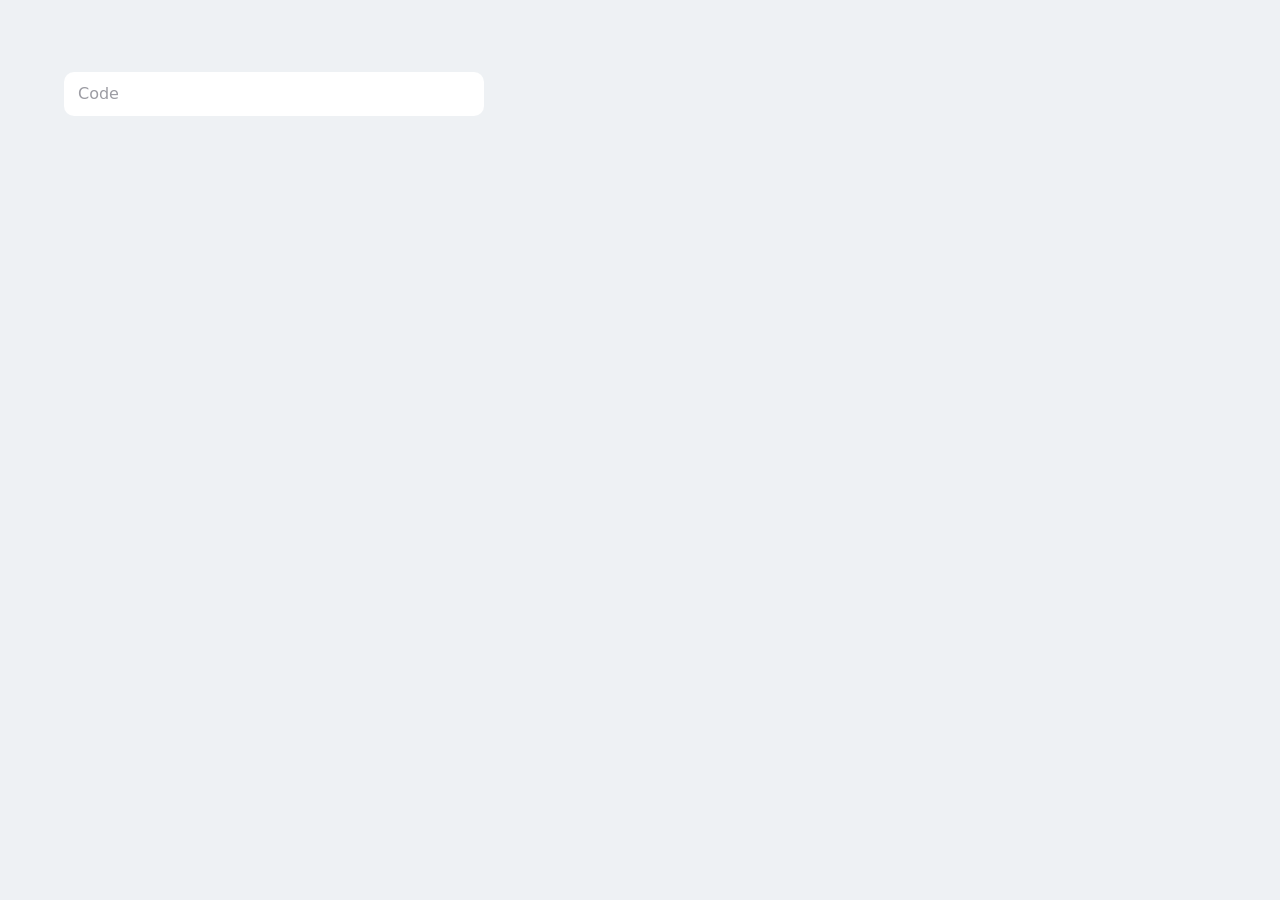
<file: u/215441ec90dfe7272f9a/index.html>
<!doctype html>
<html lang="en">
<head>
<meta charset="utf-8">
<meta name="viewport" content="width=device-width, initial-scale=1">
<meta name="robots" content="noindex">
<title>Artifacts</title>
<link rel="stylesheet" href="/assets/minimono.css">
<style>
html,body{ overflow:auto; }
main{ padding:72px max(16px, 5vw); max-width:560px; display:flex; flex-direction:column; gap:16px; }
form{ display:flex; flex-direction:column; gap:12px; }
form[hidden], #msg[hidden], #ring[hidden]{ display:none; }
#code{ -webkit-appearance:none; appearance:none; width:100%; max-width:420px; font:inherit; font-size:16px; color:var(--ink);
  background:var(--wall); border:0; border-radius:10px; padding:10px 14px; }
#code::placeholder{ color:var(--muted); }
#msg{ margin:0; font-size:15px; font-weight:500; color:var(--ink); }
</style>
</head>
<body>
<main>
  <div class="loading" id="ring" hidden role="status" aria-label="Unlocking"></div>
  <form id="unlock" hidden autocomplete="off">
    <input id="code" type="text" placeholder="Code" aria-label="Code" spellcheck="false" autocapitalize="off">
  </form>
  <p id="msg" hidden>That code didn’t match.</p>
</main>
<script type="application/json" id="payload">{"v":1,"iv":"qZjy90mr6wUkWUbl","ct":"7Tqhppr6vuYtZzqE/YjmKSVAL2wexfqwg11Pk8pr4ivPaH64Xa5mazY94fVph2TDObrbAyKnIe7pnXG46JXWLhwEctqtRGKOQbhcFBfaj3qiQ4LctjoLh/J0KRG0Sx8pNg9ORpksIfWX7GCPkSBBq3qblhrj+ZeTcodqBBBg6FSJcbJRWtvXA94h5/zmaBoRVeFD57+XZUnmslsVbnFFeMlgCEwfzEe35BOp3GF0iuDfUP2rOlL9Vd323BcSchoGE6UWjb0pJXnDVqzKxjWfcUwtMFM9ut+GTGjmIrt08AGMYg5yal7QeBobY5VJVgCZA+BXdBJiP3/uhV05LdSJHEri2L4CYZC5GQ6K/OIdkSZLmNbF2SgH4aeZ+JNgZ5rmBgdKqGtZ5hCQetdvzXF4ec/iX5MPUP0qv1FkKEvXQsYhHjUbT5MZIOsUxPva43evgsg6HdejL7DkUJf6bzSQgPVJA82mQ/9nG+WXuhRBSvu+gdmNV5Z7HAJPKbc6YLdP3JbzP2a3JTR8Ll1t8ExqalcLW+t/UYj/Zn5t6hPwRetZCiuotVII0t70t5owzH297CMjzA0+1YurWhunDyr+CU5NhEA8eRid8ibqRTPpBct+clw48yqvWnFtGzQ4OPyaQMpvNuQmmXPOEi2Yd5eVB9KWC5dTIiCjpwiRLhMCPg30FMF3vByRZkMHy+mY1jDwlbO8TsYDXXWkCTJiyMZ4cfuNO62J/lzyx06E90xGV7leEStU0B0ERvJiu40OgzDO1DOFF8PeUUkhJdniMTOEOgd9XMv5YY3MvQRHIYC4/ulxdPKWdmSza2L/U3lZ3uo3XC/WpeFzZBfpH40P5SUHJZagaDBaYUJFiWkOwl7VESe/ZL0zVsMQQ7w92dJCL/[base64]/O48vcMS+Wk4Q9mbIwhsdpIcY+1KZJQM03wu8W55ivbicRd/p8lovn6j5iqWbfMYLW++OaaVvgRvXxmyHjS+xNLuT6+gKRXmgxn8LRwg8pTpvX+a0Y4GBtjbeW7ckUS9TdwqCPRGEpgttb8U1np4T5woUYOSR2xxsAC77ZBVgP1qMb99OToPp6/[base64]/4yl+INCyi4iCg6CMsfYTlBuIAvlbTZ5ybYLrv1wH5EOseuKJnhWhRVWpzvUruYfiag9toGipZWRlY7CV+B62ddB0ytDRWEh7y64RknDRW9igaAfQ3LIbMySE2gwGZRi357IGr/+U0DncSA1peBcb0i6SINzZGgXyIJ6IUkkhdgXJ9sVPsey26hz7jIEDjfKbJj8S5mVW6TrluCx3+E5if5dMSMwxNsMglMVtfppGGeimz7NHdJNhy6zfzZKh1M21a0/[base64]/bt2uvGLF/es1jt9Ilj32NMkz/gRkiIxEFrIoNP1lg7S0LPv+q4kr9nGQqcsxjBMFg2RInPiYnUNXIunMb2db6YlrIg4k3RxEc+D/WIqzFVbuBdGuyM90dFGH/PieJPdVzNadY6JypuZOjqIMe4KxU319R7xOs77qtCv+AviFZE3/+hfojrqBfn6HyfP0EDDBPx2g7qvm9+Cv75Imp16tPcgR4PsS5+uC7rtUeuM2Yn7DHpNkW80ks98LNvCTLJjI2AtQOuGizZ6Akq8MWmDT8yyvd9lvohsTQc9eEipFvvBjLMoCrfzmYQ1G2jaYVYgIqy/hL12m1sBWHP5f0bQYzd76GXh0AiQ3T1KqLnXZXFLX7DBSoxdeOAigsOalEHK/ekdtSJcLHrhcBMawrkFDu0WtNbdN5s5dir8KwB8ZrHjtuNN1ygHZeuTlJACxW2wWnE1EVZMrCzA/QKoS48ARK9RzTxdLSbbWedJjTy4UU8pn0PY/oxYzx3OS5vn8RDx5lj8oETquCuhYUf8CBwPcU3xIarAT/mP4iTvJg1cQTheC9SF7/hJSoDsLJ/o61Jf/LEFJbumzrDHioqCYj4uXizGO/w7Gt9uW7aMIaWzG7d4wOARN4OtW7JJPCkMmpxfjILMDd+/w+/lhkvI6G+YYWjo15H6QpmNyLmyUOQEzDL90fAXTYreMjUk6hyMk2/5y7Mjg41isDlVSpqX0S4SyVRfire9aQXQ5aG9Zg9XeHSXm+KuPCPxrs42L3YM2fNrsvWaTQ3CSS13m1SXpUZls70P8e/4g/fj9taZEGWVe6DMjkqLdlWw797ZntFvawPZCHDzMrWG6R9mj7kj808nBqPpr4to+u6qGtf1QElokLUfnioxdAoe9N+135+jCk8VTkjDOGQuVJV/[base64]/m/V5O+1BNLvFetjnzcNoz/goDpbGxQSFmLyj5tScfk873l1uj9IHXwjiPuPD19bZfdy5CYgvm0kLHf/ab2rFVzdOz0G4YqZVEPYygyvS55IIgJkMX0cWe0nhO7I1bU/ZUhjof/oWsmWAxWyzOYQ7+WQ8CYwGGkUHj3r+rs6ep7CjUDKNszbz26JPkm6w4Qp8h1IGVGPiMatGjrbdg6qGamVdZRcdvyORYduTSWMF6GCRo1wZGUGupYan2gKgAqf/xtFDBx9RARkwkOuS7VihNnD/EsiNkXxzSAbpKstlvmiTtrKqpziViAKYejDhjI+PBOU1KZdMnEQKJ1FoKAiU3vsoKvZ7X6SGLwqGJy/KMUg8hXpIl30bDkgSOewvUjvSY7bXsAm7QPNhwvRUe3DIGq1OCieF4TVRl5MTvkmm1qSiRzX2KFLwgOIOdq91lZopPsn+NXRu7wIm3CgydepetWo0M6FShWVmTxhF5/dhX3o7ocr7wMuN5QSwwFxY7CO9sosed3GNXjmtX9j3sYdecJ4ssW6JQhi9JTHqQMajvr4yQnRRZk3ad1NngirGtwiWhXBIF2l6sjNbvfeo0hTRXREygToYmScTUyHNph8FWJWAS6TJjEUCCWCVDQPJbzidLw+xlRPAFlB24a+qaUcVow9FUEmLoBzFEIiTZTL1t/jwIqqVpqzzBxoREDgdUS/3/cFjBxtcdK9G8jvK2xHKXZL6KwNEFjcAst7Vkk0vL/lAFiRSMOo2HcixR4fP2oAX/zyzSHrcNWUJv2WBg+qK6eULl4ic8XsqbwCtdUqpEQJ+MYJYaFtHIMxJIUyxe9qOCiXH9dhsrhkGvfYA8II9hq3Tp9UrwFNwjM+OFlbYzVODNXkEz0iTACIjlg1+ZduBTvQpJRyzpfWFPAZXD5tK9TFs7l4Jrq/W/sd6O3xIIwr3dtXMnoxhr0jJxQ/P3ly5FZpZFZEJkO9/hrJ828QKuYf+pV40CEJ+dv6Sbv97RA43f1ItVKO1ZwKsjvLfDaHbfjD7Dk0rGMKevK3ILYSp1vw90ILHteCU2dADRJmvYYn+Oh63tHA9IcS7AQFKSdGx8j2AD9z7B4d3Pu/QERF8M/dWzmEhTCUxehnRsqmgBI900oPH7K6ueH5hcweu+ySRphCRu9bfoblHsMUrkM3lzuaGtdSeqNshbyrraU+caa4aWkg/zAgMxLW0tiGIgXTOSHnJOXGVUovH4dT/VK4J7+3Mn1VMTHafpo9vfEkr6Znf3AeSYXRqv71wdxm064sQx/oDgWpelxNiSdyXcrWjnGBdB/[base64]/tz78IWLCjc8N5jvLUycHXGu+6KB1Es5xvD99Z+svmMQNJ/6rk1+9OUZ8eNzr84u3AmnGw1gYpfURnvwh+meb49n6dVF0TgciJaK8oqmUc85NdzEe+uYNUc7nuHfePRnakx44rdew/0fGjI9275s4OoxsERv/cx8/TLpWycxwwZMxMIGkxLNDmr02iQn5kOi8OFveQoD9wlthYFgh8ae4Tf+sPD4JI7OkgLW5yzknP+VsWRXQskOgYv1ZzdWpyM9g4k8mbpOPng1m5OQAOK8M0Rc1LYEqVne59fouxKHdPhamyg1j4jGTtKJlqEwLgsxROpnufa6OdwgoU/zOaUBXO1zefzZ10DLR4XFXF1oi/9dJLL0UVNubyUOf/F2P1i6LCgEVG4my1ItMAA8pwQFa9V5DjrZkk7Si15588eDbJjot6OpmbOlRaw94bLUthH9sBgvonmzHLjM+5NczHYzdrL+zsHvzB2SMMlx/1j1Lwj0Hnccxq6FG4z4Q2uSQ9iRmg2Z0yvYqxx9yPrd8WAKJq5Coo6CXMqNZPixQJhlL3sYEsM0MkpAWyHCyyJnsvKrxCUHr53gIFbcjekqDREkjwgazQx2VvjWYh3aAX1ZcwroeqfoEZRKU5Ukq47xgRSRfEYtYSM19E7Eg3fIRzMmDiPoIyAea018+2pqiuPo/MdNrAGU9wuL0r0knPqjXH7ztiY2pl+GqH2to2EhOEyoSKPIgO+JwR3bjZFYp2D4ecnaBHjrkd4C8t8uE2hXs61NH7w8SbrfJ5kDvM97YfsrqO56+8dA+QN3cFAvbcANkdgQowoTcDVCvVhdgDkD/bqpPdOQ5O0SpmJRNPqBTWJQxaIepIKEhZTZOGlPhiiYNULBzC+SxnBKN9RB4Eqp3S6oNGsnyCHepY5dheTNhblASUZduQO1a6wfJDfBENh/bBAdN8RoDEqx8nqgrp/DVr5Z6nZGuKpyeW3jOhj0nefMHjse/YVK4+ILFMwsP7olonOvzc78hMUN8yFeq3Ipc8ReBEmX9Jf0uQYHNJMfx2mMqUyZmrBr9sX1k3wsMPtZnjrL++F2xoEvynmjhIVGcwfdGwphaCK/1I/[base64]/g0J8YdT1469ThavwVMTG5yq62TDuZUih4lVLANWSgDd+77ttR2NEyx/MMPkNUT4dPBBF+VyE3CDke5fGuBD4iAbCXUJ03g9eDYhdt1tdD4yrMbyOG3McHLPBcHBDahpJsni1wCEbsRLSFER+JpIK91vgaz8iA+fylpykuLQGfYzaKdxz7coB9jp+JwjDBR1hjw9W/lmfQSR1QG87aePTjzfZorA4ybHU97ma04OOVNJppc+YMt+GiOE9bvEV+Jig5qAWHXgfjSVpUsifyMpqW1MPHLYgxtVST5qVmMqkmxwlNMrh+lDTQ0unDRs+TmKQoXqW05GBNSbmqq1D/3g1owkSysrnFBBk4aSRq9CoS6qYyhtlHOQQxoqA/ycIv5pRhPeJuthltq8QXUGBw3OHLcBRUtUDtHRwpoSxuW5cEYphpNSAquAuSJXPHHASvcAIUjLUl5cXPRxkSQ39Izjg5iplvYratZ4Z0014xkrx0LrkcQgSBPcuJ7XXwMZuUaSj6CO/OKWkmLi6zoDp/VVOvmpArhe2Y7R06hfjz6O8g+27lysRdOXP6xzFM6rfwujCE2o8HkMGnQZ7mpmqSoFyux2K2RBwS0vpHFeY+hlvgpScTcJqoRorn3BR5rrBO0H/cNUyKKQsJaGzhFR8CYVH/UuvGMWlsjOAHzrl/jrH+3+65NAQbL8TrPBS5tlTsZipfmwwlpExX+cHq1yHd8AWtryyhGrANAOwQnZPP/6pjIg9MrtuNtd7QI4nR58BEFFiE5HEoU3eFMWjEKP7S6nJy8mEs/b4TWmb1rjyaA3ue0JY6nJDJi4NEg+o+outbUNJEZZhsHaqT1YHpkvZDJUBTAKHCAs8vFTCrYYGJN2E0cxBaDAwDcpbF7wocSLWFL2GTuHrxuzrb9Cji+pFYFo7a1ZPABEfR4y3eLphDiB7z1WOPgHH6H+x42Yy+vFXUn/H7NE3Nej5+UB1ySJdEqyN54aDsy/MCR39Fc/PhPrIydYcQfwbGHfAlmkEirvDXIKRnXm5lwRk+XPCRzbu4v5vxyte00sLxS8GZ2ZDx8g51oHSd0zR5j9Nu7yvBsrtOLLcFBqoiBC2434t1k6nq4NuRF0e+/2GfNiPS/fsBWMgpXZLQOwCX1RUlzL+Hzk+FhBTdCIF+ao8xD7TgkczBz+n27pOPZV0R2InFlkUfGt4MltNOPExvTEKNnthPpaJQwy5GPOu/67A0j7Sm5olffmi7AqWvKsjwfi2aMihJIXSImMbzSOpcaWZw+kF+afvSx/CU8MexHL8e3KvGlBpkczMvbhdpCJrJ9nG/KQ6nIIBdXDb0PDjwZ3rzoQ44XAEb/4rPhox3Y87kOf4XN/oLdDRWfBt08htwXa+W1gLoa7PLctRgpcRhTBIP0RLXgelVS3Nfbb3sCYotGh+l/WQ9y8/0C1Mv733evmb5Q3JA20ypMRz2kOS2D4fT9lwp57YJrvN+t9iIACHgPKvCXGteer+Z3WHoHqrWyxi44f8hRMq1d6VLsvSgWxY2u7pYbDXZkoqxKMbTYKVGzVT9IRYtk1a6QWUZwicwfFgwPxZ/5YpY5339etIP5zgl9pwn/fGWydDlOYpOlwKnpQsF6iQ1t0wQZ9vBxdDiNPlpG2Y/C7VH8ZhsAxRdcCK7zLjm6PaR1V5qSPDJPO1t5IHngCB/ntMk/YKyskXzGEYDWWHReiyIg2CPTm7dJCEpuv/n2NftDy2NHxs+ndfZDVP3lEYZ8oWOTtxEd6gyS//ShMWHE9eXo8pWCtUWSr/62wNBIzBLPXK66IunT7LVXiCyr2WGBDfCke6yyw4oYARSZYhXgoUEEIaIHRQaa55PcLwRBqfxcF9YXtEGwb6/B4CPz7bxq+qwZHpq1QISjWSf16LqKtFcX5hiP2IWAsclQnV0iAGCiSAa4LcMnzkumL1TCg1YJOCk8LIe9lg+4xwxMUOzuFBq0i3RJ/hq2OB93wgarfrboYzUTJ3CobTfpziOishxmltzKYB7oqym5Y5FDotGGi6grS+ewJcBsyzARFxxyR4WuILW9Gm0ooi+AfncOnthgIRiq/bez0a0SYVWPizdDhyF4FH04/RqBUkJTyvSNT+6sj/8BSTj4zP1U75Nle+6mkRwqf6Wtx161NWpwuwG75ZFb3ASJhHxUIqOfI+Sh/x9nSWhwK/g2IXUghY4/aVNHnxgvy05buhhQIfF1u3qGWHp6d4rdwoVn0HLR7nNtg8zKRagndWudaSQnY9dGkfNK5HXbCWj6OLzgamLP4nflRsMHgQMJQ+QrRAV0oJh8+unoHMlNJ9gh1emx6FM5zGsMbkKsvXYufJvZsmcAUvrf20lKZgHg4XSZtAZrr/g3Aye52VXVUq6icw4rvkAwj7/9KZ2l1EpJgk+7VbMBN8a+OgNaY7oDN5SJiPYCGHoJpxrOYZ5NeDIS8b8gaFTjDgrE6Nq6VCI/mTU1J8jeLHhKN03kUj/q/OnhdZWc+uGU1FeCCWlG5Kzwjph/PQtbC2AxCB0KkqdFZfmYajrzSyhlk5nnKGXITfm6IfaMnRRZdo5aDen/YVIn85x5Mcm/jwdCoNcUZvvNVFZ/hX7bVUh8cJliZqIRlmtK9wFhIaDwAcdwzN/aModhGmCMxykxUdnXw+qhFAqS+QjlpdIynn+nrPHN8t2jWb52ydKWNGiKD82/+S/d7CT9KwOLliOeWBD0B8yRhrIrkvcvufLNBSv2wud7m1VfGCHX+dcI+KYdihaAkfkgisBuACDrwyFMMUG45blkoNzA2nAduVrjX1pDdkc+Rn+Ucy+8DXgeWINN7eDR71gQ1S5BmlPcJKzT1xHamtYPzGCfoAMpJi2DVeqkgZgl2wJ7dJ12Qp/MMbieoosdeycfLXT/+El4zdSgWgQ8lda26O+NOQj8rsMOCNXRJwO6PMpz6ybRXxvuwYhQ0Vr0IzKFHpjDseVfbVtU3qoD1Smn2RZ9Ps4tnSVrEbJWzeXgXAWqgfEmPHliJVNv9msuB/FxbcpkUB+Nf8fwCa0gpVUEE81++giHjJd7tgW2HgLKfroSbFCqR3Gr1CFdH6MFsgyl5jHgi4DeSeSnKBfVewdGG/dkuHR6UMlgzL74GoxRfiKknLyLCRcRmyK9wVLihsHUgkGDjF5QDYENM8+us7Jq044XnpHQ8dIevQMpJS6sf8RAP6qkCPBGcX9PtzXrhKg+7zD01moJD57KCSMA/WiRxt+3ogqXix6BrVIDG1P0Ho6/HItFCdk0Fbu+g1SpNtz3z1jBxa4CRqh8JwZlyfRWofSX3hcvADRJBmdxGE7rVUlw3+3rSCILcMHMuNLOA/aRS1NnN1chvOYUXIqFB2+/AZ0UgO801i9tedk9+Hq76SkmLC5PY/qNT0eZhBXIjxKJ1AvvLaYpdL6LlwYvpjFFEvGAjTaVI11j/UPg3S7uExUbFBeqE5GIsPVcC9vjocIJuwQJ+MZVoYyQ3YpF6qefAPgBvIXd5Me8PCOsX1c6tCEgUphVTTLF1vGbTbOheCeMMAlhWzai6AHpfW8D//yNXUZPBMVS5mXxNY+ybrr4LDFcPRdOrsDehxRl7qbhue80btbEfGuoZiM1S812hvhsJBPTEJpXtzczSB5xx32xAcxR+t/lBmgdK5nbsd2IqtEp8lDdr9l6JtGEdX4lo01Il7kyzb61ivlPGWBiEDGFagKVW6FnKDJ65UTN5Hs7alZyCCYYqOtOkZPFKLR7+NQ7HM/Z1K9cz/WKv2AWMjMm3QlqMdD7HhTQ2qQ+WLplHyAyOmBPOOSkPh6bcB2rtY1bOIlP7z5sUKAVGO/gFCXFpWR73vYmAOBGOc5wb4RXCho5Ag3nBPct6sINkZgOqlZa1QUsE6+Qc1DQ1ja7UFljQUTmGhcJLUrWmnzgPqOQEtTNaFdDS56RBZ2oFjwL23TdYPluS697irROUWwTViFc03mzQ32Eg9kFvI5RwBcQ2aIQ+puKuZrVL2IxV+j5CMkL0CgdDlAx3Cp3viavS/YMvBemTlyQt3yV02cc5a1GQvJMCNED9Y/ljS+bQpvgVm6NfCr2l9yAvsj8tb8V2XNbngyIVf/khKTGVVKY6pluxw1sORSWGhpe3vco2YlfbzdqloG3wZ7MHbGiTBd1M5VmfZpny0RdbnmXOYyxXlaXhqOOhpIQRskR8/fT9HFj37cSv8djEbBPHsRagJOkGIn9f8rVtSkVVGcTg3dzGEVT2C1EgM9z/[base64]/sTrrP/Qzw881vSwP6u2jBwGnjdQMGJGu5HCuXk+QiVN+vKFraKpB8ZALZHp7Aw52grL/dMfQo6EQlpR1oI51e04AnL9BG6yP9s6oY3jM60OMaA4YzLO6PGJt4noMhd/o3qbma4ELc1ggm7EoDj6Sb7hLYlyH0oB18/kACMSyh1IxOSQ1OkFPyEdiC6GY+43GQhnHK8V+MLDj3LWlLGLQuYp7rK7qL9tGME3QiGsvz+Ali02b9MJX7Urmn6Kwmt+t9RHZ665XYrMsrvTW3mdRTk87g5z6aNUH5hxTzwZCQmndYAhg8/wFUmrSxrd8WSq1zWQj/IejTCwX/UetGazSoaTfsXY5Y7DHWFvcXLWzR5QsCgl1iDe1SuPDvyJgquXs0d/rMSRwUeSH4GjMq9Q8AJC6JumDrc21QcdxBtFtfdvFzeiuhHpQMPQ9nZSEcm7ajxGhi+iy477yMYeqJjEgGdHrjktSCPWEY76VrIRddVv3YhjCGZ1vEYu/s+I2EvoCy2JHsxXGx+I0BUrtaFAqWE8ShLqtgzXWUyxsJgjRL91YYiWZKhtiLvCTOQutMM8xPIRY5X28iozgHU4ard3xYXwe1WLLs9rhGvM9xX9Esob71g9Cn6IBfuM8GgKBJ0oXLya7ldL3zXpg7l45laAQq+VdnmYiyG71oi8oC7t3QfCM/Uxtl2eBtJNee3I8fCRiu07ZkB+n4PybBESEtpEOwMF9RVWtbPQRB7uBQHtQJ9GTL9oIsW0cBPiJ4PmtPEDxCCX3LYjG06CP6mvRE0lLpAkKnjZZBj4u9qtGsdmPc4KvAdwC+nSusZ7xYqdpAeL2rzWn9W6Cm2AY+UMqNSOFpaLph5Gegz5p08Qdqqr/6v9Uu011/n+WGsf039b3F7dzyfp16mDxBNL4p4jvy/gOANlp1IFGKQJRwzj2D6C65xF4NpSlKmzxRaxjHKmFNRSzD1EcaTZM8gsBtxBRJwPJFHc7dqaq6Hd90+ez+y/stdqDGmxRk+2Eb1GyepcUiG23uijuCz+eml4fLELhZ6qQ/IXHVvNBPj+a6Lih4mBUGHocV3G/8fzf7RNvx0Dx5F2owyz5+hwxDwy/05ICjqR97EM59qsjU8V3N1GRmsN5Rj8higGV7I8ODKpx64J9OLfJCS2p8KetljM8gCCw13dnq1ngr4BH3FGHWTTsFkPFaOaT1SBzT+WOKgpkyZOIDyQaMyyASphY0/qHS1Ztr5D89dxtiw0yGDJFxUjq0eHCfzmbFaKpTXZF+2Gww6ir4kOwCYR7SttgJA/vmXwUbCWBd+B55UAtrqC2niBm6TKo+FoINl5MiN5XoUpUK+kzR4D5glwmblqC7W/7rebTQeh3sXDco+PbxNjNaux5mj2zQqPnm7OsECb7ktMwBMvgXUadTI5j4TDpq8G9cZbWVI8HhALp0SwIowPczwnYhSP7ORU0EyMio3AeHSy8ApgVTkPebcZXUTSgKZtJ2fxpKbMSi6V00AN1Xp9/zXgezVEFvJCqBQBkVM7at3hzWa2hVHvYpy4g0XzGIwEGZ4afp7/JTfpjKpSOh4EesiecS3qAsYUtv0qMbRjKjOS3tiVWNh3Vxtv3IAZrLNiKp/h6lgcK3iDLBhP16jvq1vYN2O/CKJ7J42SOe36ixSZTWP7K6p07+Bv1GY1IuWQq0n5V0N6XE9n01xW7cHfvsKTOr/KcEZX6gXaCLVfsM/BZYU0I4EHkcUvL/iViPFAR8WpB2Nu7fg+YuhIwwKKN+woS7xgsR4e1zNWXh1mIqTqJvVAhMPS5PaCbEwzWmr/kB9ri/zE3fBD4tnKNIGRXTld7ZVpBEyggcMj4Jd4TjR/but9dhqRRrOWV17VcmbaHlxAFhcA3hLq3mqqI6FU75KB804wrXtW3cJX2zpm8y7o3R2x8aF2O4ZaIgrr9OIeAIhGj0IXSa2GyfuvUN9jh19LgeQTqmXNCjlVJqj/BmMu7FkUyGx5YH91ZoQi+nCkM8hKn54mAk+guRy1vVUU4g56Ka6/2Ns3o3A8I5AZCC1DjiNMmUoC80dYyLTYQdy0IKYxGAg3AHm0w1f2220f1rh0bsvItfWpjvRMpIVrT8jUzqHzpqIOApU37c7vuaAT7YDE6dYgmcuYzBP8OD36SLYpaMgcYZkYfTx5anflZcPhd2zT4yVTb/vjrVHykz8p8qDP5Zsc9FjQexTgsE+nGH0Ujfo7kYcaSm2T6zYf1QqZsXf7370dJcUHiGU9sS6/o0MHNcUq2SID5+xmXx7/TpftlOvm2pyjHxs4BQNkqpxnsQu+lCvRvlbY1/7jok+Fzbs3ChaDtkC6ZwzmC6jbuel/1AoS65McZLS/nvURuuKzaLB1jOJae9HaBDzNf0yyga5V61vF89RlancVWm6CIvMobIlZfN5zWo39ALNVYCeZsz/Q8JwCWfsDrIoXvW/PwLtf+DcT3wVJTWGpNwih2jdLtcA33eYzjERPmZmU2S/4Rnylm/l7/PYxepSiunQEpSWSOyBZ5kQZHt3hfJTjpM7kLf9V8uKOB6GwTwQVuQll6yBrFD8ouH+f5VplljB1ZiYEZOeqob02kznvcM6tg9GVXn9B+Y/VYhLQQK7PYYTKbNhML3dZrSdGO8xZ94zvZk3GuQZOdK+G+FU6z3K44zbsZOajjPI/omHTaSZAc5jOmH6wHiZYt9McBRup98GH/3KE+SZcPQY5V8BvuAXBxrmKf5h8qHee7J8+XjFAHBCPwUNEOTInS9AWd3SJ9sEfF3TRQ4Y+oTrAMVL4xJ3kQc951/GyJ0B/[base64]/bAGgBj9B9fuNVlzQAN/qHX0MnoRDPEuvkQgVJ7BD4fX5fUkJ9W7x11GjDUDEoYonSMY8afBIiQoQZdZxDyv0MhoFb2++9QOaANeVJODi3rCO9QB/RvtMKj0JYYk+VoMsGnCH/mvwdxTZwvF+t7RvdYPjTZV/zg4rM7EX7jVSqa94+Wef8MvK7wU2BE32A7XcNjXfKnlmzWFWdOotVlZ/txEUzcqFUe2RQUDzT63NsXUWT6jYVM7vcP8BLFEuPzurBmSKL+VB80PD3YsArDqzT4sKs1ZD/EQT7YOrjn8qQIQXNWZ6eFuvOW3dh3PniDpHJsCdIqSNjKY3lPFR3EMG5InDZ1bXpGrV5AjTxC2tXTvhj6dnW2jO7GOE3CUDVA29uwA3gt9AIV/wdIAQisTvLeFrCWWzg0hznNcZx40Yy0eouQPP415EUqhoE7gHAKH0hA3FzOhfDgtm+0oOgSyLNEleZc0domjzBYYDZ6sonWkrBdugWCcjHg//989h35+3quNw9/VFCZf8wfiyscRZEPaDQO2F/HTBG+yA+vSglJcgaRlG0C/92+wSKHw5fh7ZVibmYucIM1PdRpMJ6ZEwx9w0yq9lPyU0b81xXkiv8/7TyIYW/jFsGmFOsohz8IXkmCZVwsuyckDLO8aXyBEQ9qTvyPkYk75wfEGPBHeTdMaORTPKWeX32i5P4AIenYBcdtTPs+g+ZOKGVvxJoCYKTWRr/s/O+7y/gFRBgjkORTowvy0T9kDjfRzMO1nwzMKT58FeSdif+5KbJayF56WiMKAtplMSBQF5dnkiUU5NzBkWlmrMU9WNTuRPpYL2NkCWjGdXmjQnFxMG3gI7NEWvvRpZCyiTYGWcxPg9R7jtiUEr8BvPWFHZHL0UjuVeomQgCGhv9fJbsX75AQkdnT1aTeAO6k80oBEtawpCEOB/PqAWxFOPU96+7LtOKYR8udGEjnXeunGVNyK+NKir4MdJLiMSNkXgiMXgObaaDcAaFee34rD07bazZz9YSCDzMTDfDHs/YkWlaTSfshBqlkqciZkYtcwnwUUXYVA3HT7ozMMjfKLoicJ85/Bh7He8QO166r8GqAHKZIv0tvP8ktoQXZxyTtmmc4wZPenvaUrux0OjurRRUDBIJh2BeyZ6SjwcWVQNpt+oin+xI6tRjCoFdP1eq3ZbBDCX/nTMx6zxB9qxPZJ6YDczk0QX2rsLX8xYy8+Im8lnjFK/GrgL0PDdX2ZupsdA9iPr3aKmnLbI7M+VUEleWanE+vn1HJnWOnjgRscFFy09WZvusQfykIPB2i+i049RsI3bsv31ApkLDBatmGcZ1vhF8whZqGdk0/yKbreCrSdIq3k3/oFyolbW1Lqr/IMLQb8lD7tnrAS1oEcjQq5kGRGA6zcw/tfMTDNHGODHmxhynnXNIaeRNU4ZQyuEDdKgWV8Ubad4aor57Z+dOqNKHMZZzqia8Fd+UfkmWx9mc3R7pqwmXpj+DTtt96/DfPSaHB2M0mK4vHEKtFVJtk9VTVjw2PuC7XeE/TZB6r9SAuZI6yY9FSEi34hSg7nBggLWh1bh4wyqCm3W2TbGCVPeJnSMHjJ28RaniAThw64etdqx/nlNA27A2sLnlCIzTaFT/hs21+dE1U7plUhtXaEspoMkCTGzWcAUF1P7/34iLGT2DlxH8uwZlXjPYaWJ5TNcZdVFem7WSXJVNVjiIp/7E+WdUDXOWoet8m7AnAFFEi+SQYAJL7sZSCB2i6JUXh7vOVIulFqaUa+H/MPoVGIaEvae/nVdQalczFdg67viNkJpKe3xlmek9GX8mzyn+XOakPPSi6iFiRALzETBjzrl6ajQJZ4lMxM1oxu4Z/d2jzpLFnfDCEmwBLDodRFRzb6AEy2ReTl4cZQfEUELhsMTyDZf+HLMPPXoUHXTjZybT+u3dunljAMdUiklVhHSbFq5v8WMSnRNnA+H7EdMkgl/4Dia0XH+NNK4vi1/MBJS7QpLrfBb3NkVkuTQyZb4GX5jNeY+kLlyYlKIvt9cYj0ROOLoToBeogMdCUzXvHu/B9pn0oWZAzHkQV2ebn3uP/MAkto23rtxGEaDjcw1OyS7PgZY/Xsf365YPRW8kFNsM2p9CJT9E7kRzuM9nCumINAkPPFVd8GIsNINULTTCIA2b7IJ5LENoN1Addaebf7SoqH3LU2SMvAFqXxWHTnsP5DwBZbUrH16+Jbs5ViIfJaEmZmYMlwG/ckbKWFDD1ogDCle0T2pSCqSGdhuRTQVa/5ENSTf88Zqz0+256y2MAkWaZ8f5PmyzDuNZLangtu7RKBj8P4XAanCPxFNKPLBjo766wlzQpu5TLrnSmDQM+r38ZqFxZLzYbua1UJ61UPs5Dys+pJ+vfc44JlR6uCnzyKMCw93zDbXmavDQxdkoGMqmqWg8856Ih2tRag0yaIgLenFYb6/c5b9Djt6Ox/FWM9njF18ANTJajuec4IaRJD3n9U204pSjZ+IV4ehOVw4FnlNNFWAZUFAmMj/aLDvlHMLn65/dr61kudf+7eZc/[base64]/ktDUKGK7PsqhOQCgQfcLfNu3z0AWDd8VpgBpOwBLC6KauDMAVdU5QBCZ12zIIOEVeHbr4G+U3ZQ+Wswn2zaP90SAqaWrsMH2Jmob9VU5jxeXhhgGEd8r67NiKUcAHodj/pqyLkGtDsGADjn+hHHtyoZc6ADIpLkzlkmNlS/[base64]/taXK/uUcmXkoHtHZf7M0zjq1+Bveg8h/e+8vI7QJ61k5ugZjBK7pzSSBhVyw6yvcfZrL7VedZquTylAB0aE4uFYDV+M2BO8/aVJQYliwSWcJAQqTuMVtoEg6OEp9gAqHXeLUjt/VGzIFuzmQpi3Hg/NauJN2VqKsBMnlKCwssACRBVjqgRNMcukfGCeT9+MK8Q7i+5j6FT35G2agw8Yjxcpa62wp6h7DvhvBqpnsGxHGCDGuEvgZYu8t0EYtrf09Ge1/qTs9RCHJ9UZmrS+iHA+OfCXMEFvDBbT7m9DGIoNsx8afjV1AAbR7oDnHg5Xz2oXXBs3QsoJCISQfXnPxiGJIr9sSEuMSoR1CdSh6bbkkTbBPCKjhPKhw8pczMblDO1UUNFADUeez0F3fBlMc+MgzSgPFIii61emXEa2Ania92zLccN99mEa8ynQjkS1TV8w/yriJT6HZKUyInn6Rzolql4lmCh1WiIAIbb3DHfVWg+VfRsbEMifnIWofa0Gzah5wwSJK+w4eWiFn5etUfw6PtqzDohAtMqea+9VrNk4prXwa2+e+BiufOamFSaLjJBmCeja57XSqqM/l6KJ+hfmEWqo5seRapA3uOjznJdnKCsRe+dERy3YakVszGYqvTC0BZ5twskNjabUM8KQrygC2gVELLuxU8EjqCByIYFOBml8QRg/4Fxd/5iCKvcX9P8lD1XhQ+TRJxZexEHc203ctBL6ecEuZxCOL95qYrYWXJpMD6rm42qZs34qxgQ6/fY7HK7mnwPLl+vTHh146qm2Ke17RS674sy7QbL4aYKHPx1EwWsjTcASaAxpn804zLu9Ygiio7b0gnT5Jo3NEOhG+FzqDOXT8l76441UZJZqu2xUl5MCjN1zTfssTj83bdKH4qU1UKtYj44/EhvPGXSF5jIoV+1gSfZniECHnoD6m65ioIKfOp+3cSxVI87Jdrsqa5wJ4tpOks82coQ5s6XxRGT4Ko9N3oVIdPPQHRA7j6N0e6qqqi4pSw6OjuPqRUYTZ1bm/RWKR3MWco1mSkWy2EUdgraAvUXPaxi3gW9Bo3UbTjqTu/JamdwCipxE8cOnqHGbX3ly/QbqtagGDl/FBD8d8Hks2XDzvQZzQ+3q2OtBPUuEZW+AoGPztej1DTRiLzxygnz11YFFtgY56OG70P3/sYNhz8FVhamjNgX/Wh/PecoYVhT3wSq0nlniD7h73eFonZ/fcT0I2HsFykTAKWn//1Sp2mUXZ6bhk4D/CWCZzMdzmUSIZ5/hCeyD4JvYxOHgDnEoVeRmHaoggRhB+piKtkA1wKeFEvsIMoFVrrIG0SGSjDMRZ/8po04BEP+fZkhDQ7t4H7ufAsK2nG0EfFpmjWDqqKEkQZWTLc0OHrvtJFG2C8FX/hCIztCQEx5HSfbmiBcfASbZRJXdOB47xU3jgeiceifKoQVstzdIolNic+4v7iEArDElu68YdGL7os/M2r/hMa8T9Dr2ZW7rg6dlHmmPAXyptXBOyhoMFaEwa2nHeXjxUNwr2BjgYmik8XdvNIxtkQnlkdiT6nzlwGPRltQUp/swMFQNsCm3K8bi3t6Pp3cCKlZu8fxL87pzAfo5CRG9TYiyNU+I9y5r7IBwtMhSvAPw4W6Ryy1RRTO/EpO6/KYNwOpzhMKZzW9GogIWqgWLunk1vV1jBHz4eHj6hZqqPh7IYk22E1NZ4itWyLFzX7ZCez7Nz3tOlRfuF2UboHl85YHiEl9ziQg9bFBEtp37KFPxhdsE23sswGmzcrQy3jSi4sByBa4IaBWVrJ6Dh8WEgWMk+yN/oTTOp+NLPWv5ctvEqoZq536mVLZhVyb5Q+L1G5D/XPd664awyqLUnbLcZwtzXp+Vdyuc+ALA1Lr+TS0Lc1ll+6mwDts8WaLXKSBDrvpNHYa7f1uHP1ZBunWIUL228OSe0aOBxCR8EJ3zxKvObd5zkpGpRVyJzvXoF3I9BlHV59y6P6c2KfIj3tdWJy+FNrQ6N/96oc1if7s37fxo9IdeunLI7bnhhJoUzLuhV6P2SJ1Nmh5QuqBkTeTYCybLZ9xOaCinFTon/[base64]/A1lTSW8tAsc64MCBQducj/GB3Ji4EnS5j84V/[base64]/T/ihS1ocE6YIWj7fx5pMjPuH+AQ5EMetjDraDADgXxpCGsPw/sEXuWvXWQA5eV8VSFGq+iVreuYtLMl9WzlqUudkvLv669e2Z3R2vgTBIjkJAg3AosOKUq2zqhX9OqDGtZoEIH3uAZ03Ybqe7Yyf25/GBZNruCVT8ePVVHBAxcuzSmN19QwgdtHeykKKKznUobWH3/5jdj2Jo4JKUkUWBA8iV2Hy6UoWcPBCVVHP9fVVWI4mibFZag6/JfoWMOguiiVenZ2O7rZEggZExm3uTQ+691JwtqpWD3AHG1HG9BJPFD6EiGJzulhAuFcmtewlzmUF4px6H9JKxmxUy3VrH8eYv08LQ3s09ZlKkIwgbivqnyCQz2tnSPMlAAAqEGcDyypoBwbAZUzRanIZnp1RLD58a+2O52VrJ7tNkkKJN6fx8goNE9T5MPQkStuc/6cTpuY5A9z6pyQt9zW5roLM0+VUXyd7x2fIEa7BJ41L/8lKtfudL3ZSDRzsZwzQAuNaSRkQfNXCo71WEoNLjHYdv9cAETHspN/scVWxfgXXCp4iIXE7vdINR/9VMMJh5T4nX3V0ESaxP+/9WCw90e3DajlPCKYmDOT7+c9BdAjq/TRbRAXxYVIeXirLikiq4lchmwsGxtJU3S72UmMQ5WT1abkl+n8oytW7776NiI47IkExTPRsAH2542MXhVvCKrXwWS2K9S7hxwZ4nzxd5ayxUzlJMTKVZ/q/N29gL38U55N9jZ7cDwA0YRmcxOFF+V3ARY3hzSZoKZI9sKSoGCuEESESXRHJGB0eZOvuS5EBotkDM3u3JpELp3vhBnIkTTLRj1HfDUf/bcy/c2eY79LOuyDTtiEsOvBOgHVrQ2pNuRh5SxKEZQqaJxXJPr2NW7oW/+z9n+6Ow2G3N8zD6q+Q0rSYkxrBgb1B0hB/aQ3LvmDbHlonJMrOPAOWDGl0vtPHYB8+EXZZme1XdG8eO9KpgFJAHaJrviaf179rKZjD/Y5trUjTP6DjgQYuuDe8n7HWKLwMUJzcDkw2wJDddR3UkaVylWxES4g1j2LQIHhAH2+j3X2VtenaVVNR2NteAeSRmxxyLLZVGTEP62Ka1JKGgRqinid2o97Ns5D5ONP8g6jgLZrQCCPbl+1jqg0DfTbA69FH9h34bh1vTyt5VKlzxo3mWjjZBraes7lQZ5JodcO9ONnW/pfFQaoPB6jF7Vnnf+i+AEkZCgp2GuoHCxwJN92F4c2XvQdGZSa6owNG1a5QXPvTEDpMSJJ/EwingwZvG/zXhQ9iqbYi9TVliGK9s1oCwAZVqgE4saTKUmmhvOuu+YyyLfTrmlt0cdRlZ+KtIsEYWmj+dUXbINcPPMiGzPGIz59/2nkfcAZzIOMVKbfZxxVk2OquPtRMnZYkmgngw7G5iYBM5bsjKsdoDPXTsPWEc2ulXN0lxyfnQ9fguQ7PioxNb2YXnzTDD1rTTNbAJOaoxDEmvcYMjibHY5DKp6kPgzbxcgfMRvOlQn+E7o7ijRmJeCF62lvoSGFR2neauI/PWyDZgfEHDx2d8eWeE8H/NFNZH6bEbrZMuHS0dVCzVvt7pwHec5AIW30w7FtERWUwTqSOhshutuSH4kkyMDIszkwsnSRTDlePg8ldxgiKiJ+4wejfSbRStTer0g0ggd0ALYuAl4DNgw4ztEX596lpyD0UAcdgroqlo8pr8XZFC84oPuSpJDj3ZyFuyEfM6PnBCQ5D7OCtz1jnPbE+LaM/[base64]/57I8gx+poW5ly1nL9L17m/N/SxhXDbzi6i9GLQC2f3usP4WyMWv2Csw0EDh0a/lseaR+S8zY1td4HHlqiZGvOlPnMlYHjK4nQloQ0W14F5j13vb8Q34aztISiKNhJDl/qWTHBuiFVm6qTpx3fVLY5VNlVb4gHFYdiy2LNnuyB1+AdIEdXvxhw/tEUu3nYlM5rWg32Bt13o7ZtRtCd9bOZHI0Lg3ASKRgpdRle3pdI92rNWgmTjg5TC9YIVGn2vOmvfzuSz4H5WHVXJwHqt5+hkCAm2y+55VRoIn0sjRLxlYokqwv3v3V/aZnLlQxXNJRNaVvCtkecsQ8nEggWKQ9LYT9Srr1z4+flUUfEvVkYg0pHnIGBZj5Oe/6tHo3XfSx8qUPVcWum00nXL72YZaduEnVqLWJCWkenlDIcBBDfkZSwvOENw1Lzo4eeSL/4AbulPuu5sPui+xxh7YrF9LYKPgaMZCQAxCu28pPjYANNux9pt3jFJ74oq3Uz8aKAOKNLVMO2nvWl8joUm5JnbdV7NUk3D+rdKEBPJgQj1hzcT92LEoDsiHJIUxHUfIPG2m437kdgt7T0ydSdvsvksDSxb+ENpSLiqmA5QwgMaZtjySsMs4zs4OzSlB/bv+0vVnwpoonL73YY8fO9FU/VQTAm0KLgNSqwclavJq5sH7nIw1zqmb/Dn+o6fjWEf0p+iVIaXz5hd2iXxEv0UJEbZuDLx7GGsS9JnJ/bALfb+s2I8N1XuvJlfayofR/JhYDwcO8XqTCNq5+FvpfOqi/gWK48FCbq/ELLrItQbtKK+hXkSp/c3MA9gpgcw8XwFYzoxFosvD1U9jZGrvazMw+O4MCYI0ufzTqw1pZADo74N/tZUgWr0IYakh/1JTduyuPTjQxArmpcqazYH6UStZHfSBVZ+01ibqjHAXD5HZr+lqehXXOtsYIyctWBCttzDvdOtvw2MEpUdmw0AD+gnHo7KtMGsVfqIAQfzMSX6xZWdWAGwqlRzDqMihfR4U87698X6pTpDFK1z7RQVWmSU/QN68FiwobSl28pysaFySl0uuhBdT++hUGQ6I9ZJfeHryIqr5GmCKcGTcnCCU40vA1If43bo+RJCtXVItuY5hEyLwM98RHt92FSK+SH2ouaDg1QKZJiH7PQTfqhzG/dpaPQDIhDvVrhmtYH9u0GYoS+me0aYtUbesFjrSy70vZUnl1Jl8AEiECqidcYfvZ69RpBP3tFo9EOYk8x8o4w3Qn8lo5JQMwKcA0o+JNJJrF/jtuCNrYXPxAGKIFpu+Zrclr6IoALnrIisk3gCf9vfI68J7xVHHaJJNuZ43eSh/YQGI3Om4Y/eMnkyWlWe73iSbW4E4ExEAZxQTFMU0ev4PBQO85NqKtQ+m3spqZ4bx1pVhWJ0/HY1rB5aewENLeoe8JwMORQ4lVnX2XBuRvh9RjoaI1AgFRKriU1puYHG4O5clOvdbIyhgYQZXCD6HHMZOD/WT+bXx7hXefDlfUJIIzFNqHBAqY7qPuwGKUrXR7Ash/S9ypRLJNk7nlcnqVDh6io3IJ9gUg0/W2OcuOa0g9ywU8CB6BQ/XyO2XINZzFjUgA/slusDMPEm+ao/iQel0qOyqon8pzqpTgcGV5Y+38yIRYEoxZQuzBmdFI8I0PtJAMPLNBvIT5sod6xl6kFirU3a3mf0xFpzMZ0+3j3wMT3ZwHMQz9vPOY+nvsXoPG/[base64]/MVNTccmPoldMw5iPH+O0VmGX0dsg0jJ72yXXtkDbrIA75rrfoaUijje07N+eARfEss2b0JfldESibKuSHiIkJ9zhtw17j2zzfza10zbUD5xrnMORzf19T5viZRXC/6EU4yFKsr6x6e9rNabQnQEQ8Qt+y/BDnP3STOnm6w10rv49HPlXAsdtKnsKUIppiKcIgVAjfpcSftIosMY8ZDSSg9W5jzliLr14Wet0iqWelv8qH+lS3Wfpx6c9hxruCac04Tlw82cGAKNz0f/7Uyeziug8DrlsTf4uNBD+NZDpk+Np/BpeHhm9bv1b/[base64]/ZQCzTjxdlBfVh/FKDtgOVUrPt1aAZm0Kmz+CewaqHn6n6XD+v/Ile/0dnSp5I50WcBCVdLvc4bJs7fcAqgQOP6rCRIZR7a2r10o+vkYEO0zx5BFyFHy+3swa35DlJddFcaMyVPTrsPiSYjldqhMJMoYgHuo+ay8y1SsjAENxDyLhk3iX9T5AmkH6phf7A6BhJRCLJbTIp0Q6IOsBXzqUFpsA2BVxmA2Vpf/lLvUIT1wuTbpDGzulQaIfus1K+aTTvLqsZrE5xoq0kCel4QmPwRXdKuC/76Iz2gtUVEwSKVBUzTlNUQ9DaiDOL94DkqN9HlEgws/AAaCHvc69U29bck7zjN/nYbb2g+jNz79PPSPFJq11JmxKZJk8PdQhgZrA52DlC4Zna9DNdpfBBnB9ky6Oohwy4DDw1mkPI9WNqTtGuDABdzarLeoj5+h7+zPoG154xBlFxLY6useMJ82dakiR9m1RyKUtcCUgSiJwbdIQnYjy4wjVvHtg495lkwZQ31WaUTne7N4rsp8+XbigJlZTWBLo/dS/TzUYr8qJNB0KAMrBZ8wJICQ4Ti6T2j7nEl3yyFgYiMxziVv5Gkl0Z/kBsxixbnqjTjOIf7DsrKBiJNHyJxPALqTZoSMiBr8UUAKNnhhmveOdLWugWPI1Uds95O9IA90eAg5G8x48ri6lOjQqf0AUaDG5mnaKsKTABIkqu7DCGlPsTAMElSw3PGJWHniRU6DfxWb8vNi/chd1UnWvcNvnIifDdWEk3FPV9FL9r2vIldVyk10npf8vPSTOMlZgU7+qbl/4zkX/zRIogU4t5dsZKFKYmt1c5ABx3p382/oi5YA12OMzgacOoIhC9pietFGX20QjPo4/P4xEYjVsOE0ewAPHvVYbB86bUYUzEhJlTAU0r6SGLE26QgKIsuT06HQiTXJZiSgqnCL6fQsoAzenp/YFXaOPuuRJFXS5Ysl5TJfLotpwa5sL3hGm6Ynf4pugsPNzrSJ68Rf3IrTTwW35N4ndyF7sMfcP2XfSm5R+0/zFKf7Iyj+nUXVyPy/4/[base64]/Njbpe8r5Db69gDJ6XG5sciMeN5thWB5TgKIUTPeIkHc4tvohyGHRQp3dwNifSZD0UW4ca5pSHO4WtqtxZgYsyEUoDXEDvcTKxRAx1QQu7UmxAHYPAQdGTrRPDa8+nAb3BbRpSwToNBcGL0W6n0aT+2kSpLETG0T8UUQp6eeJqkoSJ1g/td2nV8KqgPSw/t9Wu+7tKvMzCgeL/[base64]/PQaZax8YLYD+tP7LFRzkJflxwAWPezQAt1uS6bfgfLYzTvP3tG0GoU71uu5MAxH4sMzB2w3sXwFjtKGgendQu9dTXn9Yz1BbT7Zv/Wg73Lk0jPGrJEnUmcGWcZIkAhMeuhpoRb6EoOnJfHZbtM05aFsFN5MzdE2VLMrQ03FealrpqrDns70CH2Ekn9aJAlDZQLXuh2dyzIsejJOCLHcQkOZ37Py+XpaPmab7RyIKNm03mxvtEExQwN/H+yw2oVvG6WsLQd8y5pjRxTKE4SNHMmOUlG9MuhulAmK47f46Ag2GSKQZFAvUyTTOe4NWlt8Wd6gp96lKSRVjvskh+0faUY4FRlygXZKfLTFihEOu3scFxS1wbPNJO0LNmQMYz/sSN/PJGJsqSCW5e8Qb87jVTSgMK4O/nC8KsiYBBvTjGP2IcFq/6woNd7irZvhFa/5Nd4/nkkqbpvkbBq/M1GDYZPh9SZv6Uy3agVcKKwwsuW+NYiQxIAIJE5WH0gxi9sObq7uJ8yDxY9fVsh01V+jOz+NLDJ7UFvzFYGm6sSOy5NgJhVk+bzC/I1FKflFl6Sj0CvrOgqEm9tyYksE4B/zzxghPRTzagv1jXq2j4quoli4QDqaft84MF0IzGAg03jMx0xPYIiLsAad/xtzXLxAO9DzZQ3+O7uya5dUxclcExF+dTGlPCkURoRqDsDYq6RckE+Nmrff8o3kWs787mCf77NrDc92nkP+1LD3D/s6232msUOht3iyT7GT6d53pJ00mXLqzpEyBptwnQl1BXQRnofYkLbZ1fijic5cawxv0wrBLhcXM0/zm1b7cNORJWEDMFntcIAQ4K+zosfm6NbLrsz1A4Gml17wMRJd32pFMeTmm9Am7MRhAJbx1x+5mIaqwTLncfOrwCenDiZAnLUubCSlFkYpfLK7rIYXU/BrczwB/MjnOMau8Izf7FP0Y9dBgElqd+O9OYpS6wpkykhot25DLPMROaavjK1M2P2QnZIjGYnWu1zvOEO6pZ5EmslTnhNCgUZOgLqLsfZfRPou8u7c0bn9Obxcg78eNoG6cqOxelh7gCZ/YTKJj8RI837/T9BoTrhDmDuEwUGRfmotJiG/eEq9P7ZFTrIQ2YPJuJq3zMgcC1d6oaGxHi8B6r9xtprSfio51yImNyBrjXvGoCmn6hyAKHkP4GFGFGKM/Jl1Nuvh7OORwa4yaZN1Pn1TZqwk547oB8rWN0Sjf6cm75JthGPjX/8p1CynATclqOsBh+mvMH5MiUzZLn6chOJgzYQzoWL6U6vLkLxo54sO/jCMAyg+JoF4CEkJINDojLmHkhLqA3ZdkTvU7DVsyA3IYFQtr3oDTPT6OQajZHd3cmW0vtuVokMUTFGvLAj+ilu9FkdhHYTax9NOONp5qfQXxefV4RDFmEFvs9bDFwgiCeRzweoFrMNeyjRI7QlXeBlL8u5Ac8WDgmdzWLlO+DDChBtZ0a8hEV/t9Ds78TMLDb7e2W5RTAJrZk0gUHi+vOCFjfOsc3cztHolpJ7ckwSJLToSfqR7YrQV9YgTVTqhQyz3QY1hHRXPEXBdnrRK8vtywlC/j74F5RV0VjoaSuDM31JX5odgAbQd4f67Lq87/RWwkZHv4PhTFzYklIesAjXaWNDpDdih/7OjSfwyqv4oZ1T0k3N1l+ERV2FsYTRF9fCX6YcOZHIePWvKvlxMuKxFpQUzSOZzIZCvr/[base64]/2Amt5KVHAj5Vxd8UFfuHdZ8zs2gCbPvSMyiHgSkaKkgIoB8u5CryzfOvZRJpBPaQt/tCyganWcmJMln+VndTIdqfpR/q1yRmSmPB37RgqsshfMH4c+uj4xTzCc/wJ54idztfVdtO/c5UPbZluYK/xhoYy3medb9UO1AVNTbbcFiFjDqBP1m2dmWFNX1b0579zvw2PITLf7Ceg1nRVqmVZnJx6iS1a4x+mDv4/WaWJTux2KciPvFr//F50Oxk50x/AzhSghZbeD9MTFpJxB0+qTz9vi8RJFSmXxaVq5uxoH+nj08IcShfPF8A24r4C+w2aaTUWXpxQjvckX0wkGzTF3BlPXG3GNubeIomreoa7iVnEftfjz7BwqKVGItMW//G6H3KIFwNa0Izzmb7ZbSTJoU02xY/s+0C/PNWSV01fcH4QHaurZJGlUjR8d4OlCT7ZcXMxn/jkuNQIndxYRJXTbO4o2bDRY/uwjV6i3Xqsn6Ep0vHa4sbfpcPV/AHqz51VGDCz9Pghrn3cmkIqy8xS6MHcUGjCYU0tk1GMTrfTSKFXHzWxlTN+w8pP9FD0TvVeefuKurEAnAzGVHrQd2OltmqnJHWwwanZe8m1w/sm3Rr1ImfAQXof7xOkaS+5EBpgAfZnpMpp4LNHI5JSXaCIKGg1Tj7CVblI1I2c4R0FheS48mOCgb+uVgNqVROvCrHtHrLWrrNjjHfutlPf9uuBYD81Mv6XHI8dAd/46BhtCJfTjURVi+zR5NLDkFxfRVxQb2+PCRs+MGLmxwYOYlBVJ6XwyPCj+WZhCiT3FMiT6WbJVDei4TLDABdjZ2lz9iWtCU0VIVisEzYo02EgxCT1hwwRz+XdOFOTMZwCVkR0/MRknIzlhnQfjKck5xSiDzDRO0bj4PeI06Dc6AOjZ4DXPZV4T7GfrW5tB1VzKAssxrXN69HgOLRZMLOSjyqZzKFIeYZSpxivyW2wpvuslCC9lgL8qdxM1nEXnSM5YthG4cB/jeZ76iPq/Uw/NtX6nj8Y79gpkCp5l9SFH1WoH1/nuCbL2UdoyA9bdv8GRDiKZ91UJyvDDQBlS3A15ymilT7XEZBk5nG9ynW4jm7Yovggul0qFEHvdFlpOvlJKVMkv9+xRInq4iB5MCjvLN+iR0UsInDxZ0Mn11OAQ9Q3c+egfWOowjinaPaxTetz/y9lMqJ6P5wCA8tZJlriArGPkfUHnVd05MwFALziMMcYE0oSYX9+SSkPSDLXUmiwrDk1uSD086qdmCT0ZarIGlA1xWCFCHNDAwRfI5Ux3CiP4srFMd1tdutXbkAJFhjFZhogekvfUMo6rEVmAzw5xcCoJkIgTJh+BNQbHvyChgsMKKQCmGVd/kTAaz4o7bjMhhWDcfWOAqBMvAcWlRgH59jjYe85kciYAtBM9lhJmIQ8cDXVGLGJNR2W30dMKCcSKeNUzSV9shI1cUOCBknlGYmAfmFqQHBRt0GfHcrtyZx9PzbtMvMSgAi2FRLMxIaxou4cLlHicuq7aOigSwFVXvSe4UENOmm8qXAuzAn7KKPRtWZHC/A/K6bWV74uSrCeYVh3TfGh9rrwQKHvSn4n/slGn5gFFiZlQvJG8oGahZkJmYBa0OjaBml+BUQTx/yun/6BWyOODJfKg1WbVd13dMf/sl3pnGj7ikXOS9+gfmhuWJrWQH7zSj8WoYiOaPFuLBb+kdbQ0289tcPR6hdZHhmPLdB5yLVJ8qcpZFNDPLEzf/[base64]/yHs/pMbF+g7rRTMDcqlrtiOERDU+QQ4XqYhvXDkNDW/amvzKpdo941jXgKMVk6DsbNouN4TFGFSTewQhBp50iys/7vlYXXkkVwvXEdsR0AM3hVkLULeZJLQ+FoJgbaxJIYhYtJFTwNeXonhvwuPkrVrLlPCbrHMblwmoC1Cg0rTsamKudGV0Q6IbXV8fI00sV/Nx0f07sDIg6mZJCjPntOhTAx08I/5+dPCdYYxk5rMPHQy+VTptHOCVmi1er5KFt17UrCaukAxrZ+1BZKnI9Vvc4nfaYHKzkotzLGT43J86/0Eff5qryBTE66c4VtfcPK5hWSsQUbZmtTjdwoXV2kmT4oV+sGzpG+dkLlyhgyFReiRkdkDf07Q+fDwLYjYaLdpGd3x3zzPKJ2R5DNAaejTTiRMsR6mM3e5TPXwLONigwmQ3ea1NPYKdKcbbRjcMjGutRx6p7dMCYbWACyK4habHBfEL2mE0vm/gHZoDJ0ttvGrcZLl/pFg0HcpfMjY3E++tI9PeFOKxK9O8a80bOLizudHzX+ZvA0WlPE/6TXOBF2Y4rEex9SLgVodoqnXPX5LM33V+MK0XAJvznaEIFvPlVpG2rOSSRFz3zZpVRBUODABm4+tO+m6MdeeN3WVVnof1YI8hNXs4AUUJ0YNnAF2+sTkuJ8tGJq14+LB2vnBr/1sWAV0kFqEbRPNxfx2y6eGLfmQBAahd4r3QK+OiXihF+Fli6bRl5DdftjDa5jP/RocPQp1swXK59ZAWYM1n6L9+w8pOx4ca1Twg00tvafEN/aufwiZzAcRRWOF0qEh3f5jYnU2bUuz7m50wNooXInEt8VCi6c1JhkQJ5oZyQH0CtzfS/Et0sQVUUH4kt9dDzkl45PLjjQ2344vCHyeowRiB3KDjTJknYgLQx1VthhNAwA08KiexiY0ZSATdJBOZCGPMDrljIJUQC5XIiR2FFVc0xGXZBdZrgfmE4uHGqQDKF5KzfRh/j8GYonafuzPBb8EWeKxFs8v8/qRmIYGMxOkulgGy5xfLBTkRRXVZ8VMowGS7fOZlSCDBRuufCPH9jB8qgUOXgUl4KHgJjVc/apmGtMo1OWcTYPjvmOSSnrDoQeFqNIWnrP+iLzVvUbU4ymjd2bEvyXMWF+/ieboh/9eMKxTykwU3CcLnMLd6FREx0RKeFej9FE7WswpSemXtoCaRwd80qeqc84jfyGaiAinsLgnsv9zlNmIy1xfcTkBSyfHvOxMks5BOdYf6KuMomt4MEqALv4KvetpIB0Uc/ZYID+MfTJ+5M73oBHlfUvtMJwaI7yE6afxF6MLwgPJGmUz5AOcQYBxdjGe1egR27ePs8QV61IzR3IFW0al7rvwo2apDObgFHzdpv3QLqFbrOhCgGR52Mi6MPSUXCbZ/qlqHrFYv0vr1wTG1heTuGTZCETgUbAn1VgM+G7OX6kqSJDlbb0LiQm5I3rnzMcdy+QHgM95rmXqs/u/AKTpeYgbmTjCk1BDuvqbjVFJaZY4hK06OiJu/6P19mxIsf0m0pEHAhAJXSE+QQE18DcFrohX+o8Mlzg3EMYtBLvKYX5euAXFkJTMsl/19QASVAFxHxpIg6zaHdh4eQ5X/bomORC84clH6J0zUogBZNl++rxcZWu5l7zMKdKOo2U2otRziEPl4rncPg+vRb77QWVgmM/a6MFGokE1swaeSFtjKtYeaWE3IVbYiZjTOM+McdC2dzFH2SzzqKiXQULp9X0FNqWxanRaqAjXOPS83f8By93nZ4Vsn7YiTOu+b0tFt1hPa/iKeuNMLX+j7U3JfCJEnuYVFkg44Rtko6C6k8+l5x0M4PThpCvwgwGv6nEqhftpJDm1eYfbI3gNg2kpqdTyPoQVPWSJPBCRohnFNZ5/fESkiYJQz+lT1bla3zeltbqvfbRXM5c0DaPJ3dBQejaTKcHGKUnRR7x054MfSO7E5M6ZEiPqEi6w2UMn/1eedbSPINv55dBohnig/Tbeu4877eBF+n0cFg1ljaRVgc+YvVZIZ568bQc2TY8fj9xoZBoS1ydHROtodZ/kexT031z9MxmAnOBfTyEHspoGbvQjCPnqSiq0GUqd7A1+T9bo6Bap0ZUTAHXsPvA1WjGtaIpgiQ0fCeHLCJLATxPTD4qHS3OSSCi2p5Q/[base64]/[base64]/[base64]/2aZ0JTW0eqbQ0iU5hwV1PQW3x+6YYtBlJzhmCBZ5gXgNgruN3c08H5rXnpFkWhZv7NM2DDwnVOQdKnkABL9B4xX/[base64]/9n+Syt7mLrHqXjythrq+RYXrjigWPZ+i/kNuyFMiaWxuxj5k4DIVxzYSwmZj+/J7B9ByOy8HqOgl4epnuATuUYIb97kH2TcuFb8bmeRuLXd1KFmpYc9k2V84Wh7Nnunlcfpakq+NBNa+M0N4URkWHT6khTrO4o7aCgF1f/lGbwQ4Db8DIJNUy8NH0nOWEh2iJF2w1zHy5IB/blZAUI/U3jJM98Oj6RGddxUzSigXzM9iEqIWXtZ3OPqXVpar70f2+ldse2DkvnHH+A0ObbQpwSG00YLVgygJcu2IhLhypUm+W46FBCznYpAeVISRlxyYLI/TtSWeJtTzxIgs2koOlS6MbR9cQ73jXvxD9kYfZVfxatMxy2k0qKev9Bg8jhdaMsrqyREs9ldhNuLFGJyxVCBNQtElSjGdDy3qL1NiB2JggUt+2W3/uZJkXWKH3blYphD/GiEC5lgOKFVq9gh37TMPVB91eUERewmv24Cqup4Cg4IJmHjtQ7omraXX/LkOqPP0F87KGNw9RkDmpUYTo5hG/ol7HVlFGFTi/Nb0VoNdT9+bcyQBI000gsQNeHYBtav4otKEnF+IOt0fYZsTFtQQWJISGW6FbRooudB2pYlvtJyXsd9RJuVMCrG6n975V8WhEhJJT3P42+TcHfA4/IX6BwOoVOrFnFSG0tsej52KSaPn9mpTjG/6pnVJ6IwAvWXdX4w7ItlHuPprVJu4EsCW7lpDPkWbc7p9fzSrmJX1dhTWtMhTcMBgWTp2y/gZ6hRxl/fMbKjZpB9kPDdTzNWeJm13K87UMBdYbPku+ozOnrZprlOWdwqZK5MTY54nSWDSRePCxHMVNVSCRrS0M2nzs4mcJ2VFgLTz0SO6NUBnXvMrakyEHj5dW0LGDGkINQCIBLaIwTsd6Bgcqv+/WTuJauc8Rx7n52K8RsBlBk79CWQrXtqrG7FHPQnZYtEI6KScwxrFrvy/CW51h1ncaMbgcy5aSIrHBGBjHQ25UAKrYN/AbeS2uP/zOAM81T2o7AsPo5j8bsO/9nYIWx3UcyTD+hjvyFNdrdhOVJE9/cW6NfdOZLCjgp3mnqdnKWpE78I1dZyodzwZLfwEaYGhfRFVtUSSpBcMSW0f28WAzYMAEL16b/dObHuhxdgFDsyh32NRZ2T7CO5MAhbyN5V7FusoJ3lv2EnCP2GOSUIUHiWB0pDFG2CrhK1Ge7z2kH8+OrN4e5YetlRuE2he+2aNKKz8OHzT+ky+YfuO7q1HYU3OEXF0pDrpH8Jl1GJGFu2beH56jRHb7Zd2GZUl1Bqqb4UDFKAgjQkrxf603U08CMWN2Q0q2mrJh4QM/TySdg5DGxe06VVYageo+t4qmr0QpFWZBNAZVUtUEjsOtIEC4eoSge6VAlftHp3tK7NJul+vjJAzT1XqMNGSxNl16pg4QWhDAhRW+gMoZZGBznPZSC2lhjJprSxc1CKAqFM8vW7v/tbmINDRLCLp6FvsOG0w2IC/SctGv2z1ioYV/dXUpLQUsdhR4GFX7Xa03MhgHi+P7y7ux+rKdFEWbUoElXcQQvidQiG56MsJ4HDLt19SNmsgUO921YGlllPvf2KVm2bHctoDsUt5UDVSPbd4bn/jxw/jceUKgiwfRH+ZMu2/HOGO7JLMxy3YDcw0OL2Y7cnnFJztvbM4cJuSqvhIwovbC66gToC8wfpWC4NlzlKX30wm/WDWSfvD+lynHFh5OZhsD23M5kuwDudbug0s2MoJrAz4u2xtpYN5oEjKWexaFMRxf0OyUN+WkeUYRApWOftU25p2U66Mq/JcrR44lvhkmIV9rLCa6yKeU3N+rN16NOknqxBp658eokl7qCZnJ6TNvKSlklrQNY5pr/MfIqupB+1VxKZBdV/7ETYH+8EHujyY69PC1TvIbgOO1FfRsDtFBOIZB+9Zfnx9yKv9qlkZyWxfo8uTzhV4bvf5Rj/U8EtHuKB1F9GB4xcqkfqzDJeCXoioiuUBtZ/VAcBrsRF8CRQTEo3pXrNx8LXBkWgfX9i0aG8lLz6xxiDLnQdKYqfzzVQmF8zQL1wBfSBNSAcC5BfgaYBkbRgCkPT5fbtXh3Ux4mTrkgIXbRvbX8Drs/h6BFOb1tRHZNMHvieuq5SGYIheO4RvfnUm27xOsOOquk6cBg+tZJza6ISIAZ+BIJKl4DB4+giYfOnsZyeGYjz83R+vG//kteOkrfigdLoDu3xXgC2UMWFGoeGqwvcyUqArMvcTM3fgRLh+/cvO9ESxBJZ1fOmxOWqhljkT84kEjBT5fxupVDt+JMLxKp+c36A0lU3S9vQDYZsHt/6xejCnj46pFz+XRL3ldriyYfCSGUzkR8zax3SooD4No0vT6UqzCccz7eSjfXDHamh+IVd7bCmsS1WUGNo5ft9OqFfLrB0ilhJDdkSN7PzAAXn7ki2kG8n7zYecH2nEXPkPhfuCBaigppz3frBVTrmLfimCpMjoavHFNrFM84rWcDnoMZSOgqSK/iOKss98GmP2DBekA3Kbfq2+l1JLiMX141vSmRioE1eQ65/pgJW5/u42CtlqAKyS46knz+VaIl8CNnhdgmLQ98ne3lh/JU0LY2OtFpz5GxJldCBooZt7jBNYcUE01DN6uFbASgIK+94WaB6JQZmGPaxtprV3//tBcgxPZbNSuRwB9eOIGT9IvCwfER52MPZ1PLNmbBco9o2hBEGGmUTDh1c8bhWBiv2N+MgCWH5K/2v/Cw9THoMHy0QJ5FW0OfLgGhgK1+7mjf1M6GOwfXkiJG43AuFqNCFVrreZMmSV/3nyyC6/e4Qcr09a0cFuAJA1IH3aYsI2VU+xG3ia13ZlIWjsuazCU+EdWalJvt+mIxXHhDtBm9PkYi203jInJbjQtcltFoXvPRfIedbDhPWWe/5eSuAXz2VUQNdeoUbjvY9yGps9q2ab/jhx3ql+SnAfAg8lXYqEFYhoyWzKQnbGCfAkgcN6Ljpe/IfFmxP5ixxPvzju/aO/a7OGWudmodC0zNHNa6FG5b1NmV1lW9LgVdpvCOMW2YNIX7JmIN8foCl9a/Vjt0QkwhRnR+PYCjm8c/saOBV9OERsPcetzx19n2SMLhD9JH+zN33sksbxoEbgwpnKtla59hf7WpWDOcTGt6SHBivCd5HyqlQ37nCPEusX+qrQacNPw3Uc1TGCCrTu2/VgRec9TJtpg+JiG0rvSzumIqhIL9nn466nQlQPeoH0H2p/HBPKTHqa+vnnqK79jmEKL4m90N1NocMUWqEJ3V6uVfPF16ozjZ9k0RsZjFz7geo6YEYRC8EXcfdfaC+1FbrMRaoFymeJrSWseGkZ/qWcr0sIoeJ5xK3eG/i3ySAq+HJUkMjZwNCOlSXXq/OLjy2ewRdyieWDy8eELh5nIgA0k68nRQHxQOXUrCKsho+25o7jBarnCR//9tP6cixMnt1gUpo0+JGXW4Y0gKuNKi2mF6J4NVVigf5f1kZ+5GovIHlHylFcnqswWoWfWymSggdfv9JWG+XNfKyNgue8CIAA+BEz03EtRKvITVTgZM3CaBIBsQJDv/kOF/1KGPmoPFNgOUEuiarFQC/lTdaSfZr5QevuFL6DQcUeJCoklbiCQr1Yu68jmgLJMRehYuy0xlRK944lSV6e+Hjow+tIVzKEH5uUl+qTU+meLoTfMrUtC6D/oz5dPl3jbBDw9LFTi3SRrQWivjrAsHRj+6UVXt1LNGTQrvdA/[base64]/5rVZ2laHA+hodEdKqJSp4NZPzI2kXx+eU24/uxUJaP/6vOXTSUoJKy+DYr03Ykx0yVnF633jxMHK+99Fs6X72qoIar9EcOjjRYbo2lHD++bI6vNJ+MeFpwoPVcGk1vz9OvsJ5UjiRH/tMzOwoELVNu/vfEZ5ezzHHLWiYCRMHynecejZfLMmweJJN4R8M3fm3Z3GtvFOuyyE2RrOL21/2DoJvVhFQJNg9eyAjSDAqm0PB4Pdxrh60I1WiyOT4jCcmZ10vCC/b217Kf+spA7MIzOgg9lgDtww1dZLJo8H1843BL/6nWu8E8UmNGIYNWliWMkGLmjTxbKPcyRsPjUu6qbwvphoA1XG0Loau03wtDurzuUiXu2XLGveI+VqWk+FTvPn5dN2Dh0lfUn6iBvWsl6ORsMXKAum335cjPiWSzBwCoQzoxKp5vKL8lPNTqctId0q5qWsL+PfdsmcSHhWN4XAZ7JNVnch++AGR/Tt6lqHPqQXflKRhs5EedNZ1bvFm4R5o7z+VIM8Ny9OY7UA/GvSo0/qprHlOLQpRzcAZ/7KLtOO/Ti6FiTBVCWZ7IIhcS90BRFo7FPF8MbMvWqpQ4u5SVeEqpe821aTLaVt6hzGn/taIOqfTr3+vHVccUdNO7vm7iPf095e7kRLif+878itShybuwKQ3fqqKy0njjbZ0V3YBTpdU7i6clNhr8mKz4+hmEatyPEKmC0hcaVKa4S2fPGIR/CEDgvzMLCOQbvblGzCKS7BUVubNcFt5z30yxHhsvpQBctx9lmH07jd78FI5kiXTjlfkI8mscGY1RqlflsGsAcCq6MwhrTtmtxGhlOT6p+5zMvkYLu5Q1zHdDkpA2RMZW1JS/ha1ytevvq4NMBhvGCtoHnQ/DDNTOEP30Sdd1+YG+cK6cUD6+9RXAgeBXxNiUIS+0h6KmVpIK4SeQ0MtZax5I4WrCENQvuv72L1y8pCjVHS+ZwQAwhyDsOMGomyTu19knnLEmihIx/Paw8D+qO+3dRBD5WO1e/hkNjtQ28QbqJmGhuZogg6BeLLlT2n7KP3C3wlCqDw4rHT4mgqsOhcT15b5kYoYMswDaLbBFw+3RyOiN1cq/3yauXKM1odcFIXWl117vyJrUyqFlI8gQegAbI3Zxg9uVcrGbPLgqWPaX+rtfr+TNquH8PlOy9M4YeEM6ofctjfiT3IzddUwDwC24mRyUAPwX3CbQfNrrauKQv71iF68zlCwdPNPEl8msMo6gKULh4NGXpTiEzuOH4sCV8pb/YGKJ9I+7KvHKdsUK8M8rh07fMnngC07kto0Tnezuy4G8Ck/GWoo3VechGEHPrIpyef1cmL4awDr0irKQO74itgs2pb5/rhXc+frHLYy7bDvmx6NfmDb8bONNVE6gi0WCy1lmzdEdRy6Ak6iRKeKaDda2nVEbjW3xNhprLdBd1jWxb7OiSZ1Pv0PLgENLfeqPmGcjf8iSGoch1E3/nvdWl2Tc9wFI72Jt2Xo6OPy1+oRcgh9vxNFuOjgKWqPID7V0XqcQzcT4KtMbtvGpPZvRvBhcL99M+0roOsBxTDaLeOW7y7KIW/kR2/qWz0K4kkhJBC5/avZbYbcaY9zCZo9IaXDdDuylqDCZ1qI7PwzfFuQBTdpTUpPY0F1ONHFY1nCYEVQdrra28SYb8YKv672m555wIQEyrXXdN93dkRdz7ZvZlqfV54XxaefeWuOgbPMHIp0ALk6eChYjwQHkFOEOxvQJDt/jnxSF8/o0hQclCKkiowLZUYxUtMe5Wztbqpkg4NurOW4y9RMkbB804CIxbRawkoNSVKmuygfYJgYe3r6Xr/GKZZO/[base64]/ZlTME/NFpGn6d96jM5DzT84Kwl4Np14pYsxOE7YjK5aAeIeTLO5EYvuwfq92koJ6WG/WmmcnEzkrOCkZbMhrdowakJuXjgaWpQ9r5iR+p+LZZlXoi1C2i3RELcdEBrH+K5BmH1QTo27sDREWSJtqVpdPEczVVmYRX/h1K2ynQVtA0bzH7aEvrEpXINC1htKQhxmwk1fI2IiYFtsAFmXFGldhh/vjqJea0RAvSZQC4gzc+ntWQaHO0MXxKt4bUcc30tAjCpKefJezdMenBs7W9olVCQFTpF/w5ceOIpJpMxB0O8U7mr8G6JS5zaepgZ5ysRTC9QuKVmxp40GjRVvk5Xs9L6d+5AwasyfHZvBnziza+0HVDH6a89xxvO1Wac4gzBebCuiqjj/XpVMsaCYGreh7o5dQq8UiNnANmAJqdVVOW6AiBFpKqMDpDT7D24FJ8JfVODlTPwmG2uKeLWrMZxreTpCtPZQPLKVRqsA1YBF1bEqpHNGJf5hNYMWV2Bc+kJB3lvATCe+I1joxz4A+5kFMFCMfq1doQkETYzM96HT3BR6+Xt/bsYmyCdl/18BK1iu1+OlA+9GPv331FgKxqvq3aSUMfiFdvE3KghqYyMxZ+t6lf4xKTvS0okCMc3e67bOvG9lMvlcsiCsep2ngnWaKa+n9fPpMusvU/6J7X0UkXrFhz3v8+gdkBGd3RGTk/[base64]/liZ/rZXUBCQbY9jTKXDrSX65Ewz05jWHOZMnAgcvFEks1XfipuEL8K9mOA5TEm4mRkKpS1/qc+Ob+wvUfdqiiLkECVPCwBwVhQEzX9dowwezyFXNZlGsa68c9kI8FhCneiR0T4FOf3qVRs8TFbRwkiP/j79TmysPv/2A3OqS5UHwaIJwK5eW2qijgrpCkyirDMDXGWZaZYbBKFddEjhjGk7ObSWy8DzDIfLcwBh8XJlZq57n46u44Eki6t8N2VFy5ngSrb4z5J1k7bJQHEYqA8hkJM63AMv/VexkTvlxKgNEeC19lhApgOPd7NxcvBwa+I4tgRyBHEFHTswMwmuuDrRZhFDS3n1xud/jyezT5d6kb9aAegrCZJ5pUVrimF0fXM/wSRNMr/f8a6e9KyEVmTm9MfCEdE0qewUqSA+ZE3tHRsFCigDzCQyEyUU0GHSGcpqcjiCAihoMVn4kW6i+76mcm77RHdE4lZWP0NdNJEMhNsdcQGyZDdGuYQ9MBWSscSNjyvT/J7Nx7zJDyEqC3vd7s9XAlHxkZW0LsXDlzfnEKpp2HksZMvRIenX/RrTS1ffPlQXKPrzfDlTJqWgHRLz6zYEPi9HKel0HCeYWZTffDMu+EK0+63AvP3ZYsPnSu3t4PfhVsx7ZjKjNfN/ZKfCjSZnoQ/KnqWqn6ayCrLl9+sKBKWTfaT8ksLysYNeNjf50ReeQ4otBxt59ChTvLPScHDVY45aI7XeUhfFQiAnsqovr6ko4NEx0w1jgeL9DZFfaa7grHSkrgfXzDW0zrjxkVHec62R295OxiQKxAyvteTY7tUaJOwwSN+EbSZHFThSYFyXTymH9Oc0kbftU1Ie/pLLvYJBPsGBW8O9dAdBK8nc+Z+ynIluTkNYrTuCU1NTrkqIV+EBT18CqUpKAS5GoDdaXW4kVmQeTRPCJDKhvqSVw5+steCrfh8k+h+LbDrkVG8ZbM/07/AAZF78QOlADAFA6pY4dOlvEe9MDQ4GezWcO72quGUKJ8c/YX0/OamXfTelKWiJ6XYpWsR9etZ8aOL0vYxJP3Vx7QI5JrmRleXCtiQTr7kGEbih2lCt1TgS0/ILaQKH+AH9iNGgDsNDnEFI1FjhxkfD78ZpjVgqf5Gd8yuwpKfyZMt3LP4JRlpOdOny4vZkEGQ6GIxe2oOvJnpengoFTsKD++vZUlHETJne+VtTDLQny+2i0fYt6AZ4Ge7nO3ivEZhdcmaJNyGA6O9iwwi9nfbBPWZmn8fglNfb8dItkTItPKa11paKB/ZYBFdmQWubSSBDuqNZ3QutarkbpYdA6220PZTDBRfaWd5V86KsyX3AWr9vQXAa+HzGkkXLBXFlb/WblGIaYnS0Y8ukauYWb8iGMKyaUsnrHP7PhPNPOiurWxwsCzOnk7FQTtea0YncP0X36bioawMWs03wBcr6gH89YdDpR1pyS3xYQ/+xburg/yLar4vd6rnNwgzCTRxo7FtjOXHIFnIjnDojUlugtwwGqq12MRELn+udnsud9XQByM8CiCt0U0CPAtn13kQwzzrjk/gShOs3yA7cSc5kPROqRnh+yxkvHwe9N1Rqg0VDuiR6R0XlDPlgjtck+VcEeD7+Hg9+h50A5BX8JCzUSkkUpox7Nvw0E/[base64]/5UA4oJ2e55Vr+vmFb0098z8Lhbz3Q3lEcXVicTT0NGIZiVLA+6OGzd+bXmgZ79c7ELrmUvHGjUMrhDdemk4qiYP9xJtUQCEP5+G7q/BVh5ZYLg1S6IE9eknqQ2Mf5QoO/bFXFdY5rEwmBPu4/gAjtMNWbyhxOmsVXrMF4pumHnCQYXneZqyznCF9u3NXTJW6ANQP/ZhixVzValpWRqG7ICBx188rqntyI2+rneN8+ZKOS8AjEMZJme9tM4uIxMjKS5fLMOmpsxVi3/u1/GNcCmJuAuE+L/h9u/mbrnWb+3uipd+mA7EPamv5A53Wlu+e6Xf0LCYKQLI9ul7PUkWsj7oCrSU/R2ltY4ymKj60rqxYa8chOxapGpaENhNh3bA0Cr18B6VnUxyjedlPwDz+wqE/[base64]/Elq13RTMPYHZJxYxbDtY/IRsOljIbYkKgeT1o9G5zCy4b4mdw8JzEmpR5wj1aDYlrq+0R4xIW31xWd+lz1k3M8F4L+Rava9kKOTf1gJFT+BSSwMwo0FAoO/NcN0UM/0XN3Vd2siOmOOLdHS5yID2m5wKD/SCGN7wU1C+zzu1RNQs2tJaAhoqyI7DoJj25eOitdKzCnEzp6mKnJ7IMBo7/nVaCHtP/avQhlDzvhJjHqUMu6cenfwKOIdWRvHJfxNf9tD6CgvFec8zFH08ppcjftgRr8w7Ys8NoZ7wwfD2e62JU1IHIl+OMILcHpLLVvHhapYtg1E2qoMasTYy5i3i29HyWgyiuw4Asr/DH4HD61pzTtn7pByqZOWdtTyegZfq6jUOSWR9LaZJlirE2ftsy3hLe53wi8jFPiMPmc2LYAuhgg54MhunHOhg0Hbtm2oMMTPudxfBL5aPxUsP4r1+wukHbOfLDLW6njrWdZYZmZ0I/99RUxu4GyfVxeeHJlAqH9Kef2gz2kSAE6EChZFyRfPljl9PapG96sdWHVcG7NUdENIM46DuVKduOxq3X66HvicDR5f0WqYHAhZZS4Ijrf2WWo/XyM/W+7YAcIPH9OcdbtLUDWitE6wvoGkpeZtzKnPU0hEL15A8aPKTQTlYhKvQ6jECOiHLCCUvDiOel9eSh+FuZQpoWB4Y2PORj5XewrOjb12W/zvoWYUdSHY6zcC9JuBqsLuV7Wu6cWNAkkBdhNTgyeRMUpoanOO3XAkOC3XgcGWz7TOiM/dt8Yyx0yFOjMnuGKeXULKV17bd6Rpu4cN2OT8zHBw1/7QEVROOM5T5S3Hk/BvX0H7aOHNy9QuZ0gl/b4lWE4s6sKR0Jn4pspnEIdW75GMYzotSvljbKOiqPV8YI3x/HGCjdKdUTN9929f1qPOr9F+a8obfnNAlMrwLyshYNXlrgEHtYEVWnoa3vej7xFq9m488VpcVQgRjMRCZm8CHWRE6Gkcy6nNjMwYTQ9FUP4lydPyZTg+YwDP9VBxbgidoUYjq751bDI1cMCarzYKUyR3kBZAwGefzWg8uuEuNsNm0x1PL8Bi1YenA6s/H49K+s3nf2erzma+5sDcjTQHQwK6CIwXuJHqS+kCksaY5ITsi/L7AlikQB8jmbYpaplUs+a0l/r83K14PA7yFs8BLOTv0fURXm9mN6ApxC1Hu9LRX52scda/v/DUCI/xfEYYMUW4Ha/mJb6fjVD9YIlCB9q8H0S3w8p5aogwqIJC5Q0SNsRXJ2AKflrp4GmFDsGkMGM9YK9GojOFBHayb+eGchWZ/FroZeJ8PAFEfhH1JXyuVZrR2IuDHp3ycETpzXRV15+TeyU5KJcl/ro5iY0V/E9PkaYWPB9rodKFvKvyOlKnl7vcHNujgxghUVkRZhjJ+3AIgDdC+DcHLPB4Z0q7i52faQIuEuY2av//gS3k+Ukr8J7wP2dy7VVYpxFy0N9rKl5KI2BcB+zWb8zaf88EPQ1xk0x1eFAFtI7InkT45BKsggSLMt/M5uhgSc1uP6fnnPETXIzx/NtzvS+3F63UdQRpKNcUpWSaibyWg7na2z/jlQzrnlYm4xvMrWN29DwvmiJ97PsJrn5X2u6RDjmC9fu7Y4xI1xjmRqfMTT4jzNwkO8up5FONyJTTQfMePs+erqQ1QWIxa8Vo2BnU9cI2VJr6q+i3fIzGz633sLorWUDNxgALmEas7NvJH/dT1lnidr7NHHskzATQBr9730CyEba/yggR/LBIg3pmwNt7M1cMSdpDD2diVgWIsjkt2HuJ5z6+tFzyHguaQV+5tBjWHkFaxp1FJ/KWOPAPJG6Nedu15Jykns+hirbGuay1LhmlW1HUI54Y6GpNqbrHyG/5Tx0csk9FExtJvuoeFkgJgSefADMWVkAefBVoJtGdEPzuSgJtgPX1mhB0ntJsqq3DCaJdnEOOB1pDvAuPmfoLMkd8es+Sok14DCsPE7ugYUWaUBgb/DL42bgyvkBqcIaHaTzKp+BcYsSTs2NzlXO3PxJ1HIs2ewpkxaVvvyrAbRXA4eJyS2DJqcqz2ZnLFa8YCis4HIBy+GTiEpyL8YxjoCmdTqAzSRvv+FctTkXyczBZVio0V4T8slTt3X9Y2lEmLj1QpND8nS/KiZLNs5ucNcbn1vuQpjjeFfM/xngdI/+oeMDbyTV0hLWri20IshQHKbkfbl+MJy/r60c6PwKRGIdIaEapItN7oxdvt+z1bjuZGl06xJmkm/mz/FcjDvk/Tr6StkILLNbJvFL1WHahLDqAj9C0cq8ynQ3HNU961LN5GRdK8BdVhwb9pW6LVdKuLRbiZe2wTs6iZp4evkElEYOMnRxL+PLbgFmnFrPH++nTisG/CVrtWFU8615P5S/nqM2/f5TeDj14oD3CdEDeRPkPo6ahnjBvb1TLlOaQqptqFMW6Jgy2tfsqmHPH667jTv6KkeDFElt+kTtBSdoitATbduvQmRgfT7Mvu88fzp0TG1EcWw5JImkWix6htdnMP88XWOJ4H+aPe1yjS/[base64]/YwBKhsj4VfBdMrPRg5Ww4FVTap4vech9TdIJXD+DGc1NTAe3xSdGkA0OYaDd3ez4APOIgbCmiYHnDTD3yA64OZx+BXgphxbrJOJXfL0jFinSnfTfZdpAHGqtWPdwjhKn8D+Ck7B157CEJFd3SQaod4dracw/tFt66ldw3rIs010RoOgiJcG/gIsfKxRdjw/l929Efj22F0ctSUTjKm1pF7rGsuB8XBZ7YJTZcer9kxE3o8mtYM2VqniBvACgtbb2kkCCyLepmpbXpT/mAfxJ3O1jVnbdomaqP5SfIoIh+bFZgtJ8K9mKpxTcnxT0ZY2Ip0WxsN7YScJkWUJ1k2cwK6j8WILBR+mHA60VZRx6dyZlyZoFtE+hXRmCwAPG8keGtXhT4S/+UamQZm2y0+me7tAfXHD5BB+eII1ABiOo9tk28/w9czrseH1gazudcKNvv5UqFEA2xnJ5KxiNodva1yQ3zCnm9q6Tr4Bxi1gofPcGdjlG6OYcnbnM44dpZj0coLI4BX9qU6a5WFiA59w6lRKHBVJDGzxINHx/9y/X5Ruf+CJyWSgFQBpqP7tUw+VwS+uWTbV1DJfQ4tR2/d7FjhrSSMI8aQ8YP5VuvW4tifmzAB38/yD492dLAezJMgJ0/2IaCp8EWY9wZWOJRHLRzT+mQz1WcTf6b9ShZnht0GgatzWj8vkxmGXkqJr1b0anELRE8dEVHi371NX5rH54IBY7T47QPmc/zwFFfgDgP578LwdoZTLnYXm939tZKVSqRobnHLSG9bOkSM78crkUsN4x7UYt/Wu7rGR7FgV0aIj9huXNmPAgn5/CctYLyUZyNUuP0dayyGREcgDrtSS/bg6H7kmv1DJs0ZL473E1a1IiatvHMz4PtHADaMKrHIxpK2cznVsEohMTq+slKUymg4hgt9Puedg1ZskdBu4k5CbLftNrkPCSCtR6oWWfY5AaWIlsoLIpWSfb7ZqnSk8ZiLQL+c9IGzBcs1B8Ik87UTHfOnbbARd6+p8M/FnA9XvcYB9vi0MlztEQpUTXZVC/lX4PQeJOXHVnqXlbVyhTnnfFky9MrkNCMn3fmsWMK6X4sMl1kS+iol+nLddek/DXwLCReUMcfJcYkIn73lbFMFzsq7l/zP0mmD0Qg8hzXKC+Hmtg/0OWFBNlOofBzK8vTkHJo16bVrJSMlsGYfjt3kPcYV/I32bVOSk48gXqAl8K+uPZYuax/B8pqSZSWqRaLFjjR2GF5VIFuM6PDXJhBX1rUB9Np0U7bwDlqTrGfZgSUUEhrfGg4NoldOgXkX9IeCvbp7MEeZV70yyU+SafmBDxflWSDYZqq9N88pUZSZkI3BZeXF8Ou4Ditvt5y+NcENIxuj/SXoyFr+pL/2ZZ690Je4gEwlKh3C7qaFUPbBO1cUKM3aHJmaOj2SZrm4QIbLkoIVFz98s5B/qde4IhGWUycrubf3+JXBB9W+0xq9Sc3PjRuKgYjAE7JEupK4SwahrcjuDHqTrOIZPafRLWSu4qu6nBEkrLf/GcZeXQwnIfddfyL5NYdLqxLPy87NVXGy1c2TSOlIMQiHFHGz1Fzjx63KCz483VTrY4BvvpMsjR3vhvResAZgV1LtGSNQPftgFj+3DZWunt+3rdkx7GNOdom57iAvRAanv2UHIdKsrtN9xg/pPrFLaGzLUzbmEr4fw5WIJlkWhgNhVTLZ+FHmD2xFdMzs39zblM+9+KPKEh0fTjPYb4yzT/E6AHGhqBSdoUPeEiIhQ7WwYo2DXOYWjQtQUoOD0PrTQUvYkPmyKPnMlDU1XyBub7DF0O3mR52jfQF4p5KCyxabksf5KIBxC4nxfEaqDD+pID0l7agmw/48J9iyx+OffKekXsF4MIrfnaYvTwkVmR+CTorqE8VUeN6pcth7c3SoO/h1RO1aJFOS0NcWLHc5pN+dxwyzBoFbY0xaZ+BrMuBuWKTtIddQ4M+72Ys6ZS97/3SyvhalKhjapKuPK7P0aYUhX9AtmvOinwknG56Waw5iKtB+QB4kcvZwM+PH+zKY/uo4ujjHiC0Y+JiOQPLXzqmHRTl1+kkB6kevnFsWaKS0DNm/sXcJjGATZFFp+Q2IFY/kaTq8tOWBkSM8blkYXNkPTTtNzdL/Rz58cuqyUwxSE64ZYhZQGWUMRT5qKy2qTks56nNvFbcG1Znu1pMeb/[base64]/C3HjcZjYoNXNd269fKFyWSBO/eLdczkHQ67kpNidFaBcmLk9LT0zvA2cHqKGOqpYIBnVCfTr9DAF80Lpy33Z/NAuFWC351vRPMJdn4C4gKRu/mYGTDGwFEb8OPi65gm4GuYPB8isCdRuBQAXf2yQgU9+YSjKh35cbRlzHCQf8M8CiPtoMeoNQLmnnQkbah6p9zw+AAm9wg1qYghJhcwA2W4BE4U7T7wtev8xdWR0Ic9W7XKRi6/Q9QGfEYuSKiaj1buFwRDMLuy4UI4VN/ntHxlQdo3emk3X4dV4isZBsVmMVZq1uguDN/jaj30u3zdGUtRncuXHpk6V4R06d1EtKKLKu95oWhCKSxepD9DWAM5X6vgzwfoYHYu8rWQ/0TyGXZlmsbMu6P9MDXt330CXb6qfiw0STINz9+B7nJoymYegxU1cLDa7Pjd1GHofcU+V6fqojbInt6XFQ87/piX1k8icdGF8rMPqqKWaR2VgE0xSLtUrEDss+qW4U88Ra8MDMVSSIN6kEwh+Ouk0/wmQW27judk9LPxT0tJFgRshCJu9vkaYVbCg8Lz3mwngZsz/AJzpC5UdktATN+v9gIs2MBuK5sfV1QNk2zUflAodRWpA8/6vrlxWgHS27BX6kgPP+l3EXtDOWNe5nkLUV9Vad5xdH+D8vlW77rUAKX3MAAk8htzlcELgupC9AFJT2rDXsHZnfjO07GlAGG/SIMXBespxpMQ+w/8r+sItx9vxyaaJaEw/Xj55QNPk9P7LORSkiom8mwo9RpCI3TqI6v/3ZhK37KB0h39XJwV1dUjJdHsWeN4AeGq8m4yOIIBMOZLRPST8nykYXHQWprZn1sRC4YjX9jTx5z/aMuU9NKJNlDVsBC03my8nOvvI0qC/LBdvPjPstGw4JWeLnLhWx18zb/N63VBowz/rcT/jwuldQSFMRPrq9m//uV1SZdyOTc1VIGic57hQZsVPQsjf4kkfUqohyQJd+d3o54u7ZJ3aoJLck88UcmDeIuOJa9r+Mg4/NKv8RtNXQpTLCopiLmt8uzeptBAEh5c2fQuLhNFs/tiGjvvdIugBo17Gcutk2An5H/re13EHLlp8pSJK57Ot4Eqvst3k1Dgj9W22BuVSZFbAi3VwxGEJFvsZwLU+mjb05NA69ch1CR64Hh+iSr27l3NJrI7BNbcpQONiwcS1SzqCIxYLegJkic5JukLA7fRFR/JfO6Yf185L4cr5qbB54zy0QSHh/Novd6IJCdlw529OyjwtyRDUJn9Ankp9upysRsKiS4LnT4n83P9kxWOZWRBPFHZxHeUBIJCmtAQ8aBNSmknVDSmwbIzaXLn0g8C06sNdpuN7SuGPj3pxGFdJXpi2O4pBR0ikDPGWOsGn9TM34ktJZdNcTzpOQI27kvXbCvBpmAW3nCbxWId5K4daTV4KZqu9fWUErRmz/cF9S+vuq9QGSWGcn1KdzE0te2/FGOsjgQrJ1qr/xZayCKPCsfIVywOQ2oxm5dElP/bJqRnVVHEJ8YPdv3zR1ES3Z8187MMaG3O+rI0ssf0HGF2tQlZAudH7Tsna19/C99ZTVCSpFNO8cxTS++FY6g3n32X88UFcEYyiWQHGWCBaWEqOa6XO/8fDe80rXbMOM3ir0gNOB/7Og5UMCffpYEGxkcDrzQOPoDLjVJsQ4tFBOeUsGebN9k+XBkbAbZOj67ATZsJmKXgSTJoP/V/[base64]/0l/Xw8UyhOCSmAC2uXBOmm9vCwOw1RtmPaACT+s7CCDwDKqv+b5QirKMHmwDk/[base64]/Wb0MDSjIZP9/drqYCwJlgdwWBBLr2KToYgHBYBXjoCWRDz4ZveqDvmjJZk4CScekt/PYzpjj/lsRrFogcIc6q1IjSXLctOHUK9ZX2Rl8hlZvnEmg0gZiKUr4JxTFQTERKDBaFyEDY2UM6l5DfW+cE4gqV5JZ2tV7D4Q3NX1eitB+4NxqXyB23WyQzTu4X9MrM00i0m7nAwPug5uYSVa9uu+yp3u66W+NY+fE6M4fRklAJmAq0F3eNRcO/bNEXJBJtpL6F4Dk8DVLvD3x0NDJV9cWyQgeyncfDQYlysH4Z/Jrfbg0S+i8qGEctLuw5YnK/QZUnaO2K/EXiMc9HKZtEFskX1G9w/W4RpVx7ZB+kYPkIXG2VcVFRSR515VW1mWXFm1NNaF/EORU1qJfM7qzKAFnddW2Rmz6DjtYvrUqGxsdBgb3n5np2c6j/GaqtlW/pWljlDCqjR8EJk7efS6HC4+wGn8HpALI54jyl+Mm1d2lGq399tG2aSl0BDKOwDkBUmbIJPNviu+33sLS3dotvXF0mZI0QZ2XKRoKoOb7qZK9lTq+JwrjAEjzgKPJji0aHJI4gBS/41W/l57KEGXwJ9B/gDbsvh4xQN6EZK1/16otcaOF0VYM5DI8lRhZfsTyuf0b/4CNjiM18Abyl97awB7NXbTuRGANxFEzpl7v7f6ncFqO7EiH+aLTcOLs4kRPDphJXcvm0rLEQJo7lG3C89380uCZ2CJEhK5fBMgPiQW13aGoUFLIbR6x4G/w8PWUv7PLXHBiHVtifN3zn3DIZVOeu08jQLilBMcRxKJIHOIX+115HiY8ZxSGx6FC4ChakdGW2gk28bSh/cKssckgu3yBip8hUPoYozRtJRQoX5dayKtMmcCHwoIjLGqki3hps62mUttJuAErNtsuEy7hTkJ5JZv5evr6VkjvmNwFECMGwZ2OmAbpHurPThGY5G3u5Gd+DOGF0xpYN7Z5rO2Mfs3sp00jX8t64QwI9gaB/UjmD9GXpehI0D4UhZSvcCJ8fM1b03qqR7EiPbv1zI6rs/A6kK8Sg4peRxZA7/[base64]/m+pvu/5mObFHpuHKlT9UF21VJ3tBqNu90EgSUmnFLwwjWqR8hFC/Ptd+xr9D3tRL4+eH3eDvi3ZmZO58V+HTX9+gEBDFyaL+TWH2Ur+JzpZySJtGLwKwHvfwGUG5ME6FcJRbpHEZkSxJ9pIusZk98bp9HjJBuVqjNk7AAHEtW0F7igHxTWwzrOeixYhzrK2sd9c9gOXX8yQyWS8O39tvRz4froJrHiAQFtIRWZ07hDo7/vVQ/mHHAFQ3DKZTTXXa9DXacImeL7ndXp+c5Aq9UoGdAJzldBGhWiiSuhr0//G8FsIjrlOJx6IEQqPL0bQGWrmJOfjuP610X4Dsb22BqRcOJmBTUB45mgFgIsxfB9gqpXHsfDBVr4AlnU6cd6vYGyzX+Gp3K7NQ3kUkNgOP/VIXSInniiSFDhIQ99SmFqck+Qb5HW1PM4PLrlBQeYEC5Ff2rfYu7Z4pMFc0tg2/wnn2cjoo9AQddEJcZTaTbdLRA8Ud5kkFkcq81LmwDzYMTtzVE6GIIaizQuXmsLD+OT8++2tVKUZfgB0Y7GkSzil30XbzI3JTe5BGhhEli6mhE/SXGqrenQSw3xBSQRQ0u7YorO66p5ns8NK1rKzEtMDZrm+UQBB80VOCcEfsparDJqEaNhT145FtdWKYQTNF7S6uhTpAD3P0j65lNiJYWwe3fw7NTI2DF1tpcTzD1XYldR0m9oo8KkJFZ4d0fUKYa/PCbw0Rp/wyPwBShTMxR60fepYElw7Kd96BsHQKf8pcMROvoPZ8LgcODznoq+EzL2laemSdV3UmQPrVvqmJIWbgvC9scdHf6dyAd3Ue4aI3dae9xzezMErqHGfn6gwsRhFlTaG9KE9o1JIrkjhHLaBOKDLjFPC+OygQWr0KyT/6qhP9yyv4VlRxz2oubfezs0RYhWLfd3ELfHqbAOevEsYwV28Sk6lb2LfVGugg3KhFm9yzM3mt4a6vAfuOmxnMJmux74OrzN1XZbYanVyB2MFc3bIyhLgFUcGVv38IbpgHjZVZngCBHIHjV3QDyWGONuJKp5UMSnkVs4/[base64]/faLr6iI/gqGLFIGyEOV49NbMklCFmYMCgs9oonFJIQ/JnvVEzEGBSY18ylUs3PQD4fdmONMitNS6XKMIaz+LEU4xqCF/J+ZEQoGMeCsM3Vx7dNeSsHjTZTOs55CtxN/UgAmH0RZdHB7GZVTomniIy3ivyO51uf18K+qOY5p+mVxkp89NHPPk7ifAWyIKbicYGNHnaElJ7bKp7B8VreCMaiy2/317uOH1/mtVrBs42KAFaq+1fki6IxPoF4snU0bpTqi6tCqqUPBqOmwvkTT9hOe3zIHOCG1MTw5WOWM48BkqhZPbM32NtN3RotIJJ4Kyq+pI5Ns7yCnRT7UfT8VzYV5FVUiX+ZLhEfTv72k4cpsoeOsp8CkGe8+jgkdlpI5CiZyJzHJ1bi9vQfeYsb+/d4jvuRG562EveewkOUuvKqBrxSztotY7UH+r7xbv8m53D1iXIwLtcoLU83bQL5KhPRwEkyYO6/pAJfHHUAmG23cqhagt2zSf25TcZwwsar0bKG0GyAPDoK4f9WDMo+OCb9T+JwhJxWtJ195shpG4/Co6aAbODDoazt+t43OIqqyCdKf5semvSYzdHs1nBARwqEzaz+uGUdzvj55kbNBjxeHnGY6E56YW9XKlA6nq7xuMuvKjAkShIVinYuGaYi36Hv8Ol6lk77PcPRx+BYeo+gZ0P98Gs7EHmehirqfgMBQ4lPsB172eHRsJ1p/B4ws8h1JhI6jsXdRHsAac3c3xjSvtSg4P+pXB4W3hcwc8sg+ye1hwo4y4CKondcXHGwZ0XDL8ODe7V9g8D4n44/U7MwWpTtxiiO2HZdNiDowQOxrDFJmDk7X8SLK1nJUy9bPTaQD6P34+lozXK/1LwLkmI7wiiX+gA1hSWogjRJWzaRriF5JYrt++iYJEHv3VvHP8gYYkSL2kQBdjgAy7HF3vbHI1WwfNZS47vDC5mGsPDQCZPfI17hEUdd81QgSlW3gl453GDaqL6MY/DZKcBHZ5exFI5Ous0eGOFXhBecD/FXRdl8cFIUPb11jQXP56TXmZVsYwLhM5qDeCuBOtGJLlGdCtL/cg9nU87FhXoA5vtN2GEEgAPLqP+JACz7/63+ovnRTkc5W61dN23lnSuYSo/qOKYMwJD78V1VOitlW4fSkKWyEFLJu18bjrXk3wpdIUd2sTmPg6jOXj/wm/6e5spQsZjTVekjYVMkJVtKOrmuRerKFaXLI2nnG9Le74B0HjTMKn8piVdGTVKnp3bOVZgfTCYmDDVU51IOTSIKWeesrXIute6GcIRdqlUg/9uYYwG9Tf382tvVos6OyJRf3KkmlvSTJEuuOi7q7O0wX1Uac//f5ePaCtdi8JV0MSrvOvUa18E1pYlXKRoycQB/YbV6+LWXLPddHdcGSsqKnbPbyp+1BbsOjE+gs5upC1pGfD0ROZsCbJr2BiLvpJPB3ZFlfabK2vvA2doGrP2E2w0GxPa8LATMVesKYUzAsCJmfcDfKxKpy4yhTlUldOldfBLdA0Q6oFbzpJBG1XsUnHBgPFFzhTQVK7i4FxSnr6iJD/NOMiNBceLTxZ7VsFae2Y4He34wuG1+MTTxFBtWGaHUF8c/pyuWTZqgVV5kfwTBwwu7t9V3KL6QJWYrmi4mk5H7b4mm30bh2V1eyF+AvWp/yrfc4ca3lljYUxkgcx9Oz4n5lmpqgYpCx3xSFkt61S6v2/NQfkNOHwvzMU1IVixw+USUZGZykUNuxeeyk7SgRP3YP2pRK0FtKVr6Y9a0A+lZEOmMEsOLKaHcSmLsxxhgnAxI+NrA00BICOL5DOB6sVj+Yw4oiABOaYwPFQ8XqoO+2Pzhkya9WroJS1kFBTMu/7AGfILYK8+f1JWd/TivQsUKrEM+llHMHdrvTQtBMZqUbKBQNgnjUzx729ALmpDmHybPefyTCTXqKKLPmVfPPHADoqc+Jo8EKomC4a66IU5uNzUdYwg0J3rdRsGxteHhzOwb3qndsbbOscA6AqKtGYTUgf0PlpS+d8YW8H6ekz45fOa+hMAbx90I/5qYSSFRwDYV4jTys7FwK1oHLC/1VAXpG7Vt45r/gcnAWevAtxD8pzUElL77FHVYR4zK26H44h6ClTOzMYILz8DMHJ+MVznZYCs16L6Ve/X9nRHWFAGbn2ntMIMbfNXnRNkqWMTJGKTYHcl4IWTYc8ltw/nn3RD4rhfarFjLGQ3wkxIuSs79KrjA3+MMJZfm78NgcMru6bHiBjYJyF9rLneSZhef/BQd7dMcBr01Gviv1ob67675xXj4knIxdAnEkSUbKPwj0Y1r6IrzzA5Sbu0JVA0K1dgQnhEMFuAWqWu8wJjt/SnrKnzX4lwJZyIB7Ss+c2hIaoo3plAmnEff76UJmh32SJT8KBf7q9zPYqowebw//kvwb4a1t6CrcOERJyhffeh5f3TiipF35BA0pfO8pAo1W1hxJtNMpykPINfU033ObdNc0OxF+dCNbIv3pe+5x8tAEX7gjOLTzkkP60/CJ/FrT5xS+zmGG4O+dhClt4LAfugDWLJpo4h60gcMXc3h1KCYb4LWyLrvfkc/qCJ0cXsse7011rDCjMOew1UkvBl2jL5/PJUo8W0KSpvrHcNO4vymRhQJ/L9sORixA6KoQGVav+MquieoSWUzoz0Jgh68wkqTO2GVpK+RPgg0rgBSsyUuuL8+jpziOsExF3xlRyEKm4mu+gXNCEK5IwwrNz7GwlnLTfcbs/gIL9sSsai6j/ifqrBBiC4r3SV5fv/eIISo/rOSSi94OTpMWBaekZcjkj4FP4SR9/yIAO0qMCY+KtolLA23NEtIO8gGPLDeJ7vV+Jkf8Z6cmmvvLfszJB2ArHuml4Kx6raQvaCsZHo2IhR7wemfAz3pdwiQ0bNCEdW5QxD70CJTQD/p5z+00/AdhfWfaS5zpuU6gnpqIvs/nCZ2ToAG6UwaH2+B30zSlpufreaII+1Ue/mFRWyWY7yaGpR/LoSc0h6MLPxsQAu/L3pHdDTxhqpdGiYuTKaOqalDG/U36usqYJPOyEtkh8VCFkwQhGmuEKtIM8cgcTBBNlhpdligDe0m9IXLN92JmVExEPDIG46/AhC3lHLyCxQVfTY4utV/XvJUUOe6UebXK7WgQlHl4F2xsjNkNucSk3xkJGnIoakrSgr6BQ38qrojrD0ODcIC90fZGncgOPqU5a322sBL6108rNN1s4Ap9rGKlzs+C0c1oEPZuAxup0KDTJk4qpCCRal0L6XFPPYn010/OgCrH+r7xEyBMJ6sNAG5n1xXFAhvGybj7mpQmTELmWOtuOem5gQvWPJIq9TNhipVNT5ey3Ydv40fuuPLogcvBZn/GtOvvFOyH3/oXqENnwCnBQnoswTsWa9juuGRHNQwSBFQTkrle+RjG1rNeex+vl4ewSqLHBYSq5fqCF7BGeSrY+gk8Iou0ZsdV6vaIZ8kJc6/a4WbKydeCgeUEQIb386yj6E9ryKR10VOT6P0mYEfKHKupv2PjMhaRKrGCZMNR1qvxCWqoldxpu2J3FH6xFuL+gKPcqTyDtym8hmvjcCDNEWRI1bQSzUel0G6OVa/WogKb9pZOYbDL5rTsck2r+BQedigEV6SCuTwDPCeRvQxTKpRJO1rYI3XqUT7qeJtDuydFLHTV/zJqv9X6ZBhuzXXt7BV7+GpU91tHRutelCQN23OxmRH4CYM4/bHIEIdpRf4UowjuGO9V5R3eUocm8nS0PPyyZeP/1rrqRPXpMy98Gh+wZnODtUOXHklKZKYyVFqhI5CwuSqnu9/a4kfaNpkITjKfZ7dUQSZZaUcoIG98RF7CgkniYuXMmf7Nqq1IT4603z4aUMWZMxBGxqLlmox7TLnGseon08fiJ/+Cfnq2fXSTiOz8zNMsAXntzw720ihSXsRn23c+6OtYxjIP6YZo/+3P1cuOlOteXAJY0SwZAMHIy+4EVeqvqRoNzvTNxIDVgIhwYgloX7CcrZllb8LO+O3YROjZOCe5BRAU35dWAXVC5KNwLeYODxTScnuCiwDlCp1DBF9l5T7pFHqpqMkBL8HdClMODfbHyvyb3v+hHzYDLtRy8jkukDLXQwsnhXF1aP0rPRs/X+ggFV+GJKE+QD3eTp9OBU1R4mtcJ+l/9RxpD80/rb8lhjd1NbPLnq3IFK4FzY8aK8sQe6Y6aTysI9RICA/91112ubbfRTpzKmSx2AXNZU0/3AV7AWYNbMcVvMjgL8L2QTipdeO21WD5rk5SeLyt+6UG5/IFuNFAe7Iu7P0Py/gmk9HlmAHv8nI7SSL1lfgDzdGMYG/GTjAEO+Nr1HURtIE7f/ROD3t7ikuwHlvPs0cLdPvABAOD4GxInuXEmVD/rjTesiPfesT4j9MjA1NMx18liDcCiXJsAc4+X/hUJr65HHtvxamYdWaEjcsW+MMeKfWNFaxwRaFt9cQVny/[base64]/xi+FM8If4OCPapMg9xX02S+0vVf8hkOYjDy+tgyM3lDZhpsB4kJLkVCZF6fl153aYZrGF4Knzq/4DWHjRzjcU87CT33XkEiVG+rAbyIqceqaru3qIi9DBJIB6Nl2ZPYhLXTWpJvjYiRBn8IjlasIT7mPMIAHMimmnoEbscka4lKIGfhZTGaCHUwCZJrB4cBk4h8wtzY7v4eelwi1wWAkv5xMrO6djiEJjrFn8nc6kePcHPcOzoKWobUkIg0H5rPN/apGbNLFLrSN+gMoyQ/htT06y3/[base64]/Jb2lkW/jPFqY4RFN4G4TGE/7xfTaBF1Pmp3lp6VLiLMTQGWC7hBwZujw1bUnXMQ6DSyepYFPhiwh9ffFBIfPv+JscQzMUANEmWPJWme1KCwI56HTBCCjcx3lJGRwPnvtYZEF/0pOOgA1kdBsF3F4iF4qlB76fotFCoh/FHYLqrQ/c9A7jQPL+DeYQImYn1q33qbOI96OTLusGOmOt+woX1qgj+lB8Jz/2IotUUUy2Tkp+uoF1EpzTEq8NAFMGB0Y/fgC82fpBwFMcKs34Rs0oSPrB0ZUgnSrDTQnq0aFVK0Lf+JRZlw6cCfvyACaJAhwqlI2e3pkIGrI9lAcGZFGWgfj1SwGnqszpqOMdqjbOVRYxFn4998wMKbyKybzi4A4i/z5jKSUolWZN7vzaV+aXUIRQ6rTikFIlIGiFbHgZukWWK731EuPxfDHxYv9Oj88nKMUqb4gly4xcxVnq8XkmDa1Y12sS7gTVEr7CuF4mtwjLrpUjukw1pQ01X6pJEI5OvFZu++CghGjgzAEeGVM/IvrrsYEOo0KS4R5Xgp6DpPIfiqV5NiPE3685TtP1tjD0dU5B8+3xTL0ZinPHdpPIExDMo0KNFqXRgWRVZ3u7ayWnYKwH8mZ/mH5ztErmgW5hvihHRQMaWt6VHQCu8aj0FyFg9lb31AENkTeRZl8vRZkmE3U6AgunJwT5RopaprspUwVnrFK1v9EslWtF026oLyZ507hNfxj0MtGlVixsPCOqlmyL87zKvNg3SMKdbKIZWv9GBT5p5dupjU0hmhbI5mehkIi2lBXpLRtr0/jF1F0PrETNfT2/ud5zFsMMG9Vt55xU3eKACl6I/FvbCzBmcA65fAwCkRiJ6JmntC04YCUCo2TqJxjsvE5qrFN5+CSWIvjWGG2WOqz/i2m1TJ1rW7jS1Oi/0LuO8hH06AZtCHREzIKIaVUUZO8j0Z2xVD80bY+/nuH/ii4THw59spwdFjLru86DKXOLBCjfJIXHi3/ZrsKZMe7MEODXL9wEEKfoaT7ypOCTUG/DN3Zj23NFXDPa3kNploac3zx7Z0f9wqe5RuzjIpgUjgw4TwjCibTP81XFfDVRbSzn/fbSpfcxTRwONHp0mRH3QiBLvweSUUPBbMI/o0hzjaTTWjpKvvIQErY+GJg8nx8SSjXuCS2QYE6kKAU3b6Uc4KTOS6/IF99gJ3Vsdm6UlJJ76sfi1q0RqAuisrhHnoOHrdIk5BwipHNNd2c/NcU8SiLwZ+jYcWxNeoWz+neapNtOui6eZcnOym9zr49Z4qtjAG0LNE7vHYdW5AA/no43l8flLSK2ghgidSGDpza4R3HTr3sK8V2g5fDeNYV9DWmV5l9UctEj5KHRaljHrxxOj0w7AM4Jyz6JA1lF1/y2lzEd29T+gCynUHXus3Gm1JxYPcRNeLB3THA1VJsozYTC6oyAvkZl3kaTB0jMQIZpdLdPD/M4MGCBlUdoPxUe+Olx3AMz0u+yRC4qd0OlEaM60dM3cKjLPhAuWDD4lads6z90mloOg3sd6cjrkaFfpRFgrHgK2eOs2T3HpmHkcUQejr2mXK47IyXPlBJviAQgTYWGn3CSLSV3EKVBN0RRe1feRTM0rLbz4A8yMgZE5Oh+56xAGNr/3TmspDg00L6HusvviOPG2ksLb+jSeo7bWFHSZ3Ib8IcfPJmrcnP5JWhRC+3d+3HLLhIcKj1v+vi2ylPlA52W0fxyKNX93S2i7PEUxgTf5UXHjLPeYBCqwQWDjZ8EI2zo/aV1CDYnvXqTTA7SaSWmBl26btPUY3ucC0gtsTMV12GV1JRYIRmZj8SI+/SScoo9bYcJxTAt8ZGkHN3Br2xbpXY/bkgVy3jvRfp8a5Fylc/0nY4XTxLqrqKlrgNX90HUi0MNc/WZAbtboGPPGnh2Q6ncyU8bC6m+JfshUy9v7uBs9TUorqrD5iqfKh+1wmXMynvJmncFHHp3kcaMPP8G9Ble43YE1I2ijxeNn2FClfOYMLybVyjk9foz3LN0uwplaiaiqseLLbVQP8zTUCa/y/BUOfg8fUFHwr/xSMLV95ZLcZYO3jO9CRf3kxaLZm/3uQ2tdkyhAdIdebn5wnMPAZnIhXz0sactmXtnl/EswHlhtPZpaUwuNA1HS5M+lUH7V4Yf55SMaCoTJQeOK4Y7Di7THA9/heuFlkbB1tUG4O4YHirG+QLPO8nU7Iw0+q8k3jrGaANv0y+6IjZQqoUXoZEje/0iYYN7L0CTCZLjkEYPertqQ/5bypIXXjSHlOYr9EAJjoyCIp/hYJ2u/Wleth5i+cyFpj11qI0T6egO5LkNQ/ppltuomTWbCiXxNQ2qofRyGmOtLjq4FOnSvTMHtE7ON8jJt5UCXABehUz4GeZ/+zkiq5ltFEY+C3kDP03+1loaTbSScz85vcn0qAQw2q0iJdVr1wRu8irPsAMvPgw5iS1Wo3BgH+yI9WhZGVejHfqJW0B665LucRwXchseM5SN7S9NUsT9bM/cgmu0u9d0kqDg4a+QMmb94i2S4RVdV/PDJd8CoaNJWdKLNM5rtrW+B9wtkjGwCQX+uonzQ9zxSB9YoXY24ep6m82baupKIqwCZOoTj6pyee4SXKZluIRmJnsDyT5KoxH42EdLca0HimEGs+9jK76zLXW+2xugMSMtnc08l5S+virgdBdwZZ8CfP/GYxTpK52k40eSqluFzGfnIlAtL75dh3pBtUbQPvd8iKfSH1SM5vfvzv6dy2BkYIo3+PmDF8o5sSsX1Rp7SPL1OGkypmmWqT/htkjn9EqgOc4rPtKNT3a3J9CJxsLj7tfom5IyaW3TclzLStw4SFdSJ2d1YDKd1zfh4m/0McoRf0op3ZF3BzBdDtrMf3ao9RoVIZjVjGbK38ndjbXwCzYuP9S3L0nQ0unGtdIj4cYRSroh4mr/tgutIBw4AvpV8TkZmViDagpiWyhWkEH3GDoFb30K+GAjvLIfxlicCs4keb1tIsE9hq4TmxeKvMkQ5nYV2ijvE7H+MpT+dCrYsO/ed3pq0Bs6bLMi6CqbrbxQFZ1zdNKGfO8wvm4z6Cyj9qfxeQhfD5aAbNEctJfzirkHyKqW7iDU2S3cRce0Gy9aY8ZvDgf5vcTl4x3JM4TS+h/ehqsjjmxWf4pZoxRUhkpuBK0jnhWXqKb7BJW3qfU4hhTZijzWEnbaGO62A/w/PNLNHpVdDAmFvcgxPey5CgJ7aafNGvyQ/6G53i1cD9NvRNxkrxJTOIQIfRY78vAVXSrIAMRJIBaIGNwqXhoRWLOhGAWOnw6wG6x/JxGuLrmY/O+YTbqaOuaN+mNMJhHOQmIDQWUzGR43QCS17fEsaCsK9uZzhJswmtj5CNGAMfd72beJ1D8/SgNDKn8ud/4IQhwgG9bohTEBLnOFD33l63hDkcRS+RWftY3vN9p5BTQ6T5gPzZb6mOYamwOsTacajWkjZK9rioJBru63lrFN2ygcUQbt/zE5+wXOZPHTe2QNEiX6QRNkNwDwaLTK+HQsGLcE1KKejIW/eJKtTUC413HSUCwOVc6ELe0e6bgHllWFTqjEobCSqq7MEefDB+hJlC0c47hvdTEOChvDxslDkktawZLEIRkFDSk61NmLVp3EsYzNhdQyd6F+U8h+kllZEkcpk45j4TFqL5pZHOEGIgSVTBEN8nKTNDhrEvilaMuEpoXpl3oI1dgrRiJ/DMi0AJEUah2AwHNA0FeDsx3F3JOPCsplqiNlrkSJXSCuj/vuCv1F6hI8IXXnYqUANGCyofj0J5k2R6XmNchoAAYiZvVffRMphH51RnrTd3LhhURDz6YEUNDQsGxM10UVNV2OxqMDUYtGDkvUmd0XMlkdZytqG/LsT6c2VJl4hUlL8votMKI4YAOQBzVEzFsMeC2JCYKQ9RwGhSGjaukpNNWReQJ8ny4HVV3y0PVNzgbsgwbsO8JrvPobdGTl5ohJqOWdfIXhdsOJY5eD/VGVF3pdgHCLU82nlhyHFatOfNqcZrwnDN0Em5VOreQ0AbRY6SO6c4+50FWW7rHNn+Rv5o4xYf0A9KK8wuR7Xh7QENOu118E0wQbxn5GU4773XcAIAoUB1tsV/DklGBxgQILcimmIQw7WX1voKlcPgZKCrP8P1QqXBQAZaA7fO6GurINPXBfuOCgEi/bvpkRJLeDbItiVDIOUxjiwAH3IeTF8G+4deI2jzCzAb3WGrV1Ln5RJCLsgy2zS+Mt82tvnjs/IGT6jMkmbFu35WyX/D/G2Cm4wkULa4UZ/v60rF7+vI+9HeQGCbt8OE0WLM1CeAvclHkJXEx/roJq/p/4pmzfp5yEiwi/31AGDhiRNrpw1bzXsehOttbGr1OPCfq8v0S2R7+WJ8/sEnXlt4hCLgUtywAaCjNdk2J+c4KIuusv0JZMxPUO8Gn72tt4ypFBFJofbS5tyduTs+Lr1PD6bZKa0pm9iih/FMHD7UR1HwLsPmmsyWw7G1llwmGCEZaDSubonoXLcYWzd9aVSn9VAKBqDd90ZubdZFWmJWebHCC4qKMQfOnIH+n8/r9iqFlRGj3OxUDiyu0ZRhEhuNmwH5BPZxv8Db9LI8VW9+0+tYCiCEpxKfJs3vAc7Ok2ESMmxNw/8ePQwiz5ePh3Rlc2dCSM4PlfyPfll1UHgoGnbJYaYRI/raiCor32tTzTdcnVtvUKeEt5oxe4H9cF8y4xumoSPXwcVOgcv3dluuDLagXSbq6E7Bab5tEkbCAJ1Zz49OAGcozxgKjBlbeivaN2Gn4pMohNnKv4bp0KK/[base64]/[base64]/[base64]/pC7g5fcuD0XYEx7b48eoPJjj6Lm6KyMYFKpOg5s5Dc1E88N8INceIUk4whNFAbufgRUVpvl8KRo/XZRvIhZH2r5jAplQhnWbU+D0QPcD1ug/wbyXZhv4tk/Ua8WcSmhxMK+mETZ4kKJhgt2+6TWIwZZNmfUKdTiDRLifAjUvHToZxNQtiGcYPzq6y+o0nkWmX6sc9+uQ363zr1WGfvEYpPO0PFr2V+4JQj++bvHh2S2TEi0V8PQxXPBsP55XEgALM3aKtkU+JPXoJLAl89BL4+sNBO6H5ZKMFjs/OLOAZ1A73EKXSw4psxcuVWz7Ls6NqjSPkiEBCnG/34fNtZncAfsfWZ5JvmnQVfyBq5Uxvw1ebMI0smM9Z0j2kHf2qztNLgb7dD0PaJgtgbE7FdA9qvUS40+Dvg5jOxEFDXFBD2JJHi3SYozl8BUxLMplhtgGyaZqb6omGzX2Q4DfwQtvYT/mR2PPXLZLg4cCrIbr+5fj3iMDGsHxCr/L9v78+dEISrNyVEIlM8ou8ybfrXsV2ScpGkV3Hj4fV1P4A+h2TB3ixyX9rwWQTQx0RfNChTAMrZAEBbrGL4DUz8ELvDTz5fn7lmppnLifEPRMQpE9VLHQUzp/0+Y76FtuYu7zlOWZWSF5lva0LyzXC6/hND9utfTasbBMURxwoMnJf9Mzi/Vm2GIV/PFlcmtNJUY6ZPB1QRgKB5JJS96hJcSG8kSb2qSMlw4ROxd0Ih28mo7zCKjVXB0tBEj48gZpNGkwNEeTX0JXoqKzAFkV2JeQt7rocDC8viL2yP3iVuGf9dJNzwXFfTaxAqpoipKXYuNHA//WTvP9DyWIwqg/79IuVLTUrdl93172QS3GYskSVAqN8M6V0rYsX/16CkuZO7jw/Ylg4F+nCi6jdTzqx3gNJJpdj6BtqkMd0yOZaXe+CDvFzYpf6SAGoIz+zjTzBKUVmd/YfJemntgGeZ5JGIGPSgv+O3V6Ywqft90aGrnir6hdPTRaayyjRqfWA+70iz+UZ6wTUiaTUzuI5EF7Vxkirtb1FOjIqSvKmNARI7rMPsmVKrF9KIQZwhPcO05En7NKCIQaB+dxdDcoxLiz4c6c0BAu/Z+CYxHsSWzNsMEZcIB/NVuIHgLLMd2VNE05LIBAdOce2PCpvx7NJJq9VfEZiMiHJDyr3/M8+NvGhXKVjWEOUQFui9h6fwxi3NjH54hgBH04ITdiRpbgGhpm4bz7khmhPZOpUgBo7W0hCf5L4DR1TCbZnJOtzC1pE1j5G63WbIAGYOMoCQbgA3sdXKRbCDqGYvW/XalRCQ5rH+6o6OsGx3+YRxXK2iENM3AyxM+PxM5V6Fej+69OtSKhETI+fk89axc3VwnNP8xa+m8MvnWDH6YO+A3WDWh4uB8vDylL/ahBli/QzCeVaMaDIvwVRAbagKnlcD6MT0zVRegfcZqpeAhrbj3qmeCapGAQEwksSpnVu4DbQvJiBXpfJTj4ZXkRRztVGi3koECcda6KKCW8B0j/9tgqmsONCiCMcoHY4y1AMfmdqvli33sP5T0duA1u0dqdyNCUqf6bc5CwoIM3LCNEFcXmdpyyhDuhPIEnIJE/3lJP4V11O8e23A0fRvZRH6ipPbOUa/I159IVy9LDS0d64elyeK75Vn3wAloxQUT1Qrix/SXTb1LbCgxiUrBrLSfO32Sl2ugwGs2iV8kLUZ4u8Rpt8xGF1RmhsQZXATTS83xE77v7KAlwdU0z+tEg1+qVSmLQYHt+lQji5MQ7FuK6HkgxZWfvhdcH/II7dz917ekFdsbDU5FvY/sKYD8amX10HWnDsfpcI3Qmot3D9/rMQRDCxlVyLXca8e7nLZouIL71U7dAjMa7mv4DbOI58KOgPwxAFrYgecq0u65qwu4eOtdJDVMv92FqBGA7Q9Ux9nImcYjUMLsKstyyWjmisHAqBmFe/u88bO81mBf12xjvNnPNRe3fqDaluJVGpAWAYGjTIGJMirjnMQTTcsEQrVw4RZXrifLW6lFNwPy+KCdqGzis07q8djOrOUZO6OLTEJ6qmwpGpNxpMagaogRnAOAkWOf+nwJnNh1lnxwFrD/BZhZjDlRe/qkZtSKqGkY5OlCPP0qEQ95hLpfQDsQhqeoGnaUxuDA99Xs0CXyWtwiNacQkHaBSj/qQOARfUxHCzXD9UBPt0yj5r66OsLYJcz3NHF0VcXoF0Go9B8smMRBYGpM4ejYo1MibuSI7AQMsEMZ4sPC46g0x4IX9Ve02zz8huTQlfUz39Tl0EsR2v37kkkcQB8oBKP7/ULEOex7RRi/dE0CvjVWkHOzW3GzKdmUYcN3oizARO65/IeVa4inDDgFbJpU8W1VC71+Hz2r0l8bCM7bpPtENQjwPqW/yD0cZZR8Q9dZjoIAwMFO6OaN2i5flTnuYhv0PgOoLz2ZAnv3bWstQEd2qMNOVyfq9p9UmyUTDCpR2gZl9PGwjuCJEaNNKymMSAcWfi5OU2AY0wkpCQ9OI0YQknlitt/I34Bt5QTdyBus6psc3k5cKp5AdpENjiWHy/L6L33nSq/UrrgKe42KHwqE+ntX2F75FBvf7SGiWu9+ReUSC9HIeaYxJw7vlrW+aXJYugU+BDioayFVMXoA6x4UZGAMRn+QjtH2I+VFS7iT8GO71KvF89baQk9cJuolegO1eG+HpaXyIuGfc3tTKY27ie32rU9uli3p3/vjLU/cvi1fZF4qrSDHiHrNVfccqS/nApm16FkDDz++Y3nHvcvQMu9bayOmKYkPHZZq1kFYUf3Ablzq1Y7DG+b2220P82+9e+BaD+g+rLiEK+hB+PSUuZBeXKLDFxpIcGhL9s/uTDjy0ooWdfsprrUp+zFKA2zuEbg0Nxpsngq0N8pOo2G0EGotdPy58P+6hbEdh+mgbspttRE3uEhqtwVsYFiZeyjEkK0jf1d6yCrCqURM8uI/Nc1J9TvggUoyUeSEnkfsc5oj9OcrQPSP4F8quMrxRAHuPJ1K2LuvnOtk4Xhi0fdlp4oEv3rYUu3HrJo4UUU/fFIpf0mLgvYBe2BwqkA+/qZ1w1LYYXL6z9bxx9I3fLL1SCJCxSIrB5o/c1ExxzFfZM/epy5RE8MKKeMv8IY5XBPXNoVnzsKUhPM7AwbWwtwcectnxF8CvAc5PCi3YhURsvmoRa2K9JCXswjNS9PVitCkEmL6moMTUJMdtIdD+0B75MPju5MJMbgjn6SgxmzPuh2sy/IhaYk752k0PKuTsFqmxuftf4YINXQX4y3nUPsA/Z7ogPSvXXpYtjJJLbpy0m3UnVK3NWj1sNo2m1kKNt1ZgA4kR3lH3peB+yPl3U7UPubAmAYznT4cSTSDKiFXxClj/N6imQVeMzRTyZmD1WE/TRcmr/mCecZFzN+gRPmDdNZwq3EsDKIDfqIXjj42FjavYWHMm8DJrMiBRSLPO0TqjHwj9wYG5s50Co8ktPctQ0K6C+u2wsISDTwZC1xcXKw/9zT5ROrH1QwiiF3NSk6suISKnqmEkUBWntAYfMz2U5JKY5iraAoaH0sCGq7UKAgWxJw5H1tHcXiwJej4E773VUpCuMIvv6RuFiE3C4jsbvSDc5R1EXuuFSmX/VT33QHKVHtnoThl1xS9z8YOx5Gs3nCoekEoyW17l4vgs7ZwhZxphzeVYr9kJ7Dyi88CbtLdg/AOeaMV6NbaY2xZyL5bhfs8zA0xM8aXHRjj4fpxPBBvH4n2GhvXAOaMK5Rgp5L0BgTvr/we43t/G2dRBOcGZCAjrTcRubzUKctjocaI7ZcPkOHjs5ZoiWEtNaZXQn5Nb2Qp2/pcKyeaSqgiQZ/tmLfX0wmWdet8Wvfvs2bmTG6F+vx2BG8GlnZhyoqZYcxel2z11n/+nX4c5rLhpaOiW+xkXNx8mljDs2Eopff+yOcboCeU3I5t39qHrI0aa0q384Xhs+SWiOJTp5VQnSKNaH/gRc0NbFJIbsos/iPqJn3bU7Haoobu0fIWiAf4WKlBfR+sg2q2kqWMdpoGD4Ozi8H2gzrf6JvfA2aB/S5IpKMvlbHjKLBjsO4XHubiCvTDfptxWJQR1fiAypckfkWy0WAMLgbYPTXVxI4KHipmvuY1YaBIT+AGUMZUTTbXNGJLb1MThm4Bh3JC1qs7ota2tOWARg2DsRsTuhKvkTPGMKrlKLiCWYZbX9ID3S58k3EdMLEUaE7DDeu5fnDLkir4JyZqHrFois8BL/XTfDZL/UWZDz/[base64]/4fz9sF1cLbILLVU1pJTI69MjyxkHE0y/[base64]/EVwPYcnFtmPcQsq7EDbbNw2b+zA1bqhXoP9UBuqrkGNTgwlbQ0hDTkUflihjOYbBEb+olNWB2TW6L1cxy++gWUjN1T8leL/aM1HYgqCsucmnS2tISbTFcQedaNHmTBI60CinhenH6lYnlgXR0NReHOo9GBbbwpQfC64nDG/OHCSYCNChsWTJL8onLE6DiNy1R9+OuAZ7ZkSRvVx4w1ChqwK5IH55UKJXKKkK93Zff5/duDUVEqpfXSt+S4GhKzUSr9Wpr/c9UFWNLFvF1u82CUwkbzeJxZDhjoDuMe+VLbRx6skSrjguH7ACFTG99hB5Qo8eMpAh9Pyw9l+q3GFIEAMpalAx+vDpXRQcwX95V90sLH1JXJPf0h9QHcM1hRKKSNQPJigpypC3bu3qZ0tVdtoHX8RrCEtnkCw7gL565ffV10MYLMaosQomgWnMRznd/[base64]/ebAmCVL9HhcYQYh9IBWJtvIigs1RSzZlNwD9do/7uc51CCdyDOxcRvvguK1WHAJCPdaVRqlGJfBHY+P2ZnaWIXCUytLtLrYMPjqgkCEumQ3vIFE0xsW0weZ+PAWrwWfzTPMo5dk0/[base64]/9DyYGV9G3EwZGT50Jny6+VaP1SWrDcXvKglxXfgqMuyrNmmDD3YljVfwUin8OHyjdhk+OXXzfeDGnmwhqw5nyKo6S9Lr1m4CsyR4CZrbzQrhCd8L2uWsl9eUCiJ7Povlil+M9t+LzTJIBwEeW+M1B26xygv13HNJOEUifHi1yb6V5ltK/KtZloHr4KZrLfMCfAHGQDfgMqezrJT/dtiSaqGn6SXQiE0SZRSlw6KmfkSgqqbzkoypJ+e/FnZrVCWO+Wr7ddMOZoGaffy3mS8kfSOPGL0aKiN3Z96CLtBYbDiN6zUAyvvm/fm/KhQ6ejx2iFcS+4wamdxuE1TtNdGzDvzpzA5NcdqHaWyqnP4EOAooD8pIXxKU8tS7iAF4QHwg7CE/3LGQ5+mlkKt4Crsq6/dy/XXgyRdF2WJtAinKPnOyrnsBYfnjE/gd9KRMZnhI8IJzf5fF6xJefedsqCqHdcD21ktmYBwOH05rL690nMAllXDDi0ahOTP+LA4dfQpRllChpuxRAGS5ux9I/vezWLdDKiUKTmBwDW1U9wAdO84bOu0CC8rIJdE4dKGU3DHWWSwE5MdFy++o1hjfhsIbOSgnfS3wE+FUu2B31xIOUXiusWfqZ3rMOc2E8sMvxvjIn3czY2mBh/9W+B9FVXnxGfmCr51KGndnLMFC2+GgO3/aJ0IS4bj6e+f9SGjBoMpnqLhs2rpVI4SpCNTHDjlfbBvsHrT57L85PCqUk31H2q8Dj/wpe26z5uhZ0gUla+3C4/+jV5y69P8uSz8/XSDMM6lxcO00rnsxsGIL0RhADCdt2F0odhEtDobaMS/9rKci2A2XUwUhGWj7M675p+qHhlzPaz9coJ/l8nrrwOfur8AU2FTsJL0Np+TEw/AVDcIXKZzb1+M/VK2v7z1kGWQ4q17jDuT69FYZpJ97lDuqAwqipJEgsIYO1+s9L3XFWiGxOcjICmpa8wHKd78Zsq8t5QgU3f+Vy0vha70TjaDsle2opoM1O/yoaW329/cqSoVUZDotKk0K62OVU6kafYG9/ENp7KRXUC+dZCEUDliOsW7HCNLhnZMW3cGCdv5dmEY1tboLHWP2VaF94SHIgfHSN6ylVNUkqJFSmBcwODLyMrNP3OQusPKDfqIaD1Qiyk2431+df77VX2LQTSuJYGWOntD2eu2kp6XXjROccA2NoHWBP8COg8hbOJ3w/XthkJAZRaJjNHglK+t586kMn/dusJEsZ7yN//[base64]/0BogEa9z0BinBBuQD9Mj+P6uQpCA40CCBHLb4YDz0Vb2ehC9mFhtZrh1zXv5u1pqs2LyatJtnPCBLPv8Mug9+rWlEQJw05q0zxEcgbbcU/sJOV/OuYvW/4+jJiRr1EDjV8FZCIIEMCXcWjGp6IuhqNmMzmBVs7dRMnpHnO/Dlk4Px+eRAz7RDO8CJnle4reDuJagwBUQdnS5fTIK5mKfFOFCb+OIMmDZ11hJM+vQ3fgiF6h/plDXHbJAQxXlTjU3rSfrlDsUUnoU+5fEsLxF24XlySnbaVPov5YGURVeCyBg8tgWPWibp3mwB/TLuhBEkgfUDSCgudd3DTVaDgxfxMPp7fchBstRfbftBPl68rRn1js4H1Lx2xUrKt/WW+ye0JMjt5ZymED/Bvq4AKSTaDED68jQcjXnEjMQdRut4Y7p/TvvmVXiuPbzubKOM8yh1qrH3Tpf0B3WM2vsPE+jR8i/CWESf4YCGikIUUGcGM7+QiaSPI/uyxaD6RXen2e6qmUgG6jtKff9wridNT13W15wEoDWXRP1bUwfR90JhkN+P5eyXnDgZqgVOtH+yXS7B2nHB2JNdFUJSsCru+D6vJOO2beNU4S2URuZFrfW5Ne9vd/Buaqo8xD+SFQAorKrSFTKj3ov6hRlYstyGPRnkWe68TUJGAx8mMA12oTRqiBAyZtM/Nso6uNfQu+8itGxNXx36G2jt0Vu0MStUxJuKYsIb0wxYbmnb5bVVctyyTCER6KmkoW1a6jGFzmHwF+1RJPrSbo/PvOZtPOHaHZmtbAjG6iIRGGirsxu/[base64]/xKKZbgDDxvuYiYOi2OrQ26uLCclzsgB9OppaDcirzsP1ACBmleViawvKoYUvlutoxvvP4Fl9MOtVnkqO8+Wd0j76UNyKgghIZiHzABqgEuXoRR5YwlfvZPQ+/iMQ9yLG3DeSY1SSifwm/Tz9pZ7HO/IUChg5uUrFOvDU+f/fMoKt+79fTqObwWaBAw4Bv/WjU6HfWnkrvkyuYt7W9pj1IR16utccZT00VTKq9rKgmGygyNlSMng98CoV1Hv82smn1+mLLeESp4j/UNgwBQZ3a1F/04U6SUiln3GL45mwfilQ5a6pJbI0Yjkyj+tB/FQH0ZBGj+jbDbftWNyP2kmZbg5fnVNZNYGM61ucBTT7IQoF/4lazykTNL7UQAXfU64QZiV2i56hcU8EnaZx/JFmK17I1haVRBYTkUhgTrM7l+sYoDdf7VgwbfIl5IG62rkKo4G2w6RXTLcN67QZL54BG1QLgeOLcyvaHAAOzcGMMneMowffzMafee2/nr3eTJEKmumcOw1K9l8HQBxDF46BfC+Nflk5Eh3kwNS54SltSOOaIo0zceLWw8ysWE13Hii82KNdK/pFGZB6h2JhuFmUF7cgYYGXk8RxJbk3qpu9jZI/uvjPWdAigCINYdIb6eXOqzygzLzzcnP8GGHdcT4RXWlYMVAULRdie4CDOHrOubOsrq/RgEDOpuoafOW2oOwGKIBv3x02maDqvx/W2Stgo6Raroj+TeOo8ogY7aBEiXLZKgxNvlcWpBKmF8UEqG+n81vyV6SnPU0sEifPVaVtKPedwFoGaMRIFo17BeNeB0pKTnwI3WKV/r5uUetfkATaUCC4X+vJhB/P/jnbZDfJq3w3w5jNUa6FhxTs2DatAIm/p39Kegt5N/d9TsFgHslcUWljrdC7Opuv+l0TxkdDxD7R+fVQVQwlzUAW0g18SNx9YKkTSIFH7EfMhbiGx6rZtwETBW1BCdheBSH/4/o4BpE28DZR2kzMPH100Utr0Vnj2SkBkgHVWSzopjw5yY4Lq7Ks5ZjieCABGwZPK7KuASFVcm4OBncxykeMBCAUx1CmH9oW9mk53sPivP24j8fofznf/ZICk4jnWKgC9oLEfHCHVVdyUnbYGFxGlu/NsO8Z7nF4X+HAaG6KgCP1+5FYKpdcasZjcxZhFyOIyHiI+PF8PLPYmSaVHMT30HrCbGTnMFv4Q1qXzi+UN77E1wSaDEaES7wxBLp7DVbT4UdKJoPhoAVgx/U/XL0uAbmriwQ90ZuhmYHgNnXDovj796YC65/BHj4NufHVsqfNuEJuU8zLbloFaDTfLdxgAvW5s+Z/Ez2kxvF3Qvqqrku/XBFFQN0ePEz0Oj9vJ0qlwim8BD92AHQOX3scFs3To4yc9E8/2sw1OVuuQVCs5iYmMeR+dPxmplRQQgUWt/rPPGG/xeY1G1yGpxMoDx/DB6YtNejkdchwi3yasvPmfG/uSjQomXY1qX35TTChvXO2K2n54qo/3p0Mkc20GdZiBzGS/5XhgAJqTcmuMVjeyEX8wTUPaUcuv+Wy+zrUsJFQZc4w/OMyIntPh1YXMB7XdiP87pTPR1UVmCO1wOlSQE6LMDTVg9YQe3Dy22KNQ+ezKHjpbHSOKxPWZUkX6CD9i8gFXaH4RiPVbLk9PEBTOAg4/50EPlQhqRk4i0hhKtaId40K+r6Bori/ypHjv2msSKtmx2msJ8Y/6WyzsiDOhYXpfdDvWjvJyVIUNEnuXmUZl9oHUT8jUuMDR4BvryDpT4JaNM4FR6Y+Ux8Ro+FFARyaMvkKfC1cYZL/b7EM9sU+sS4KUJVfWC71pL3XQehc6/nHt1uiNB1ZUV6uV+LY222lhk0GJEqXfx382/z6Dr8wfQBxmboBLm2ac2g1Z2bd0K4N7NKHMLCq/4m70cQS8cYVdr02kXauJFrepK509cWg1cyb1dN77K+u7wdB7QSju+GuuuE0dMQwfKiWAq4h8J/sH2KXpnaqj9ITSdDbJUFP7Ixr+vrbAg5FAF2Bh4SrGAKLURQBn2MPLsxaTkEXaRjvDGAZR5YbQUwsfEQDMN4KgmZTu8FJLwiGOkUQwERVX87a/Yev5B5TV3YEQprcSJ3hvVk/BGpvudwQDJ+98KLCBiS3ZvK7ul5JX/vEBOKMjvOP0ktFy4HKF8R/4WGswgX5G1chsdYWCkrIk1O8CluUXwIJhSckF/YrSZS+8ckYyMBwmw/ttzD8Z5e29nHkEravpE4nv9oYH/tYIS/2uT0xd0Ua9eY7Bsx2tIBvPXo9VEMY0ZqZ/s6xvCwGP8qpmsddk8OBB1H4lBEpuOFS99B7J8qQau1uz512jeblTNWAs92xbUT3L9e+gKVzXlzhYvq7akrrEy5TC7Nz9TJqfuuEeK15HhOpCKZNzD3hLilw/VeGBLj8KuUGq+IXNHyrQ9orDm8kDsHSGBX5do9Ltv1aHEtoyl5HjX4uBy1/aEzpbo83/0PD9XyHK1JkATGXeToFR0Tdv8eYwJWEzuW7sf4ekS4Ay82lP6YPT3a276/0g55HvWDxFCSzdUHQmp68gU/JP/F9ECng6l6LTEaVsPUIzdfYybjYGv+q6ufVARZzBlJkUj7TRZz7Vk+QNnevzvAW05LCaLQ6qDwOT2au+H7vdXz2r+f1qmLPca1QY+RgpuKBUf8RqzDBfc3ouEtN9+Tyef1A9w3Gz2PbDQoynq2jVjkTFRPjgcZeMH/jyrytglDGaANCJEWl+BYrExjlb+jmCihnrdTpTiFbPkdcsdpa+wc1u7KCvdju+vMQj1XKAFCLplJB02YKFLKOKWiXgs3FOKqmxkJ0XGgJGOU6hASEme1/5n3iGZBy7M/YCp7d3WL00gqcJQ6KQ5x4Bs8CSJ0JWjPECJcxE3hq1HYeDDGDIngkQ2a0WFDMx7HDK/nX6Bh7uqRnc7HGN4DwytwNkCpsldOXPVHBusm23DVtsphzHeGtIvz+CShsR90nJerKkr5fHjWpQaE+/3ItecVnxzofpm7CQZPxmsJbHub/FUga+CH+G2rbTc6g+nL5P10cn9tkcZjWI5OU4XbA6rNwAzGcUrEzb+7cOX/b1o2OcNDSTNi3G+8yqBMZRej9Uh1OJMgD0c2BXcEXt/MUa/bV4T84zPpNidT4j3VFeMLTb3+StEAEL/zZEW8XuOq8CFEiZOrsF1F12kW2Nl4bcw5wnI6lEqWBkX2UFdvmJwEKJHJZmBVbOGyDJxEZWt89BR1lzCKWs/R/aL1wwW9+yBn1vFKupKzWR87/74zThhGtuTjyUVEWEXURJeWFJipeo9E94Rgt4ptOs8lgYcuz2rLSRhFpvGOnE7cxpWvZ9Oe7U8JgDT6i/y68QWgQtEfT4ily94DRMyauLSPctONETwPr7RR5xESfyG0jMUImFHjIQXRWjoMYVClCPwWXN/MIYf5ZqPu0iQEOH1QBtCUAsp7IlnCUsnhkbhPpz+LmZUmVSewfxzmgzFCyPU4k8EaNM2pPbEh8w41/a3xiV1pbBbCLMlXZkxCw5pi99YMebU0jvC/A/RrSh5SPClfsj5luWxlP9uqG5xSsKa6SbwvDmSXNIKmGNXWLFNmHqGEmoN3DUDYwaKWyW1x+CXjVixZCtJd1WAnfNjsGcBgB2ZA23tjrVJ7N36vJJaF8jHf+DphTvpJHiipvsl87O12cENYzlqGnnHxarwDC5goTJ3R6EJuTGfj+ISagJcO97AW/rJuggy+9CDctFjto+wEyW3K2+reRWM/EYWYER9MvDx3/px+m4ylysaR2Rz2EvSjOR4OTX/Arj3wInqagT6pRswc1JfnqLnEwW2GPtGxvOQhkN2W5F5JyDtWCJcZ++cwEifEBgvrdatC4LxDEJgUPP1Sap2s2O3FayG4SG3MKfexA0QzkUrKArjiMfJaqfsDmsPgg7deIm/lDCwQoxd4Oe6oPsOF6a1OpLQJ64d7iRvS5WjqrvsD+tpeu+opsBKrxOAtwNF13OVXnXRUnp3IICbo5N00rQJI6MLzDprj0kmmFbAnwZvQqgbQNf069jG3XQaD8n+RKGhwSkNOmJtSvv//G22HLE8AvTknOCi55UqsRy22SmCnqI/veJIxjLJp3TLpPUe32QSB6PMtFNFTpERCe68CBFG8MpEXJETDbPIiux7wGzv9C4R899j35lGgNRTg0mN+Vio0MteMLsXuj3g7b1MtVcZsMVw/whWfLxYdh1UmrFgtoOAPr3tJ1t2rA1CziBjZchZpqijfH7PepevZFmDpdFCQsLZAMFMjPSSPenEECzAUmuAV49CEJgAwhN9BlDFAXX9GC4qMML5cgHHe6ZJOwLQ4IXbkpZZoeb/FxASY3E61LKtmJeoCLJIYJGyFO4dyQf7znQSR7V3wuM4l8gCD3nqfDJfY2YB/ngBC8Txgte+BPdAX/5PxhIlLdJwmGe9xrJxPKMhZXybECIBcGvpOm5c4tHKg4Sb2v5gwPLNSAOw+dsYCfoi0/Xs4S2Y8XLzNtApe6WA17ElkjOlmvj5WOk9Dk+y2LGX7enKuyZX9oleOBefQtjcFQOQTct6X6N9FZReUAd3Kurg7WXQdx+I7Ows4XSuyCSloAHEEMPraAdEybUjwt7melZpI650C+/lWTfu+mWez3DkfWMsBpdYBwGwGUTdYp/WPE/[base64]/N9ix2iVBiDjh4n1HUhMeHUB4KqIL091AsH5pnyc9wGtcve4jEmkp/bfpxLszqMZEV4hhCN8tgGEV6Wvl2ieunpt4EHiQdmtEr5DDgYt5jwlos+u2BrBPQqqSn8sPuKeeguIIoEpFJ0z/+/JkU3byi6n5NNC1CEYgMIJIx+86AoGwBZOddbcAQgmah5WgJtdKOmRLFBSp9mrpJJO9HW0hMBFgy26xD718C9GCGca2KyCCm3pJRGB/LI9I7VqfeuRrxBErMraSDJNvN80iyGwfL/lZ2omDV3/zk9sQgGQz0AIpVj9Rz1/J+84S7h1tlekWj+cCg5jOs3wZfVZbVk2XFpEoS+mAVXzpuJhtJEt3WBnC4anG1pD2mrR4r3d8og/5UH3CJWw9Cqlcue84S7biCh68ZGCo96Z1NrItJTj0eX4cYmfoj4tG6ALuNacHtKb4imx8oMmfk5y0OZCHPb57vDCvCx8+RDeb2evWTZGHsz+Vc6vWrNxQtyTSs10n5TUsBbMzp5Ga48swFN9dmkPSz3VMVWRmB9e2cxMiK2nimJXhu2w2EwaWiqD/EYOVsru6/Z3m8tiVCIaoy00/ovv4gjXTL0cDHFxAkSQa4ZlVyczVi+pMV52eUjvZPsxQxyJ1X7Ji2n591c53Tp1msDGuwsnx1/+9Bv+BbiJSouT1bZ7RJpi28kCEx8qB0QqtKH8ICtf8Y2nH1ZDHrKseLwupDoyPD6swecX5aISyJt/jJKqBJrglQUmz6z5MAIuMIXG3CUjtEwA4mj+3DzTTJpDT7xEkn8jxURDYEkb8TzgHaDn/3iE4ojKWqq+MOSQCGziiWJkvF+M1f/AR28tze39Gjkt+9SRTdFqZl40Xa+ZL5r3MsLT7fykvo6OdToj0Q83DC3AoBWFoiFKxpLSmKRz4bJtIXFRVuiezvF1HyV0Jtp6xQuCZMbthbeU7jh00f+5KuAfYT7/xrvZJZgs3TfkL+70o3ugq9ZOc+/rVQQQH2SE8a0joKwLJaCNs1ZcnRNzf4UgEaL3tEnk6aGQ1XFlVAJVd/LLJvSuNr2hebgn70pYNOVGDmGzwsWWOO0eNF37ILC/+nBDhhwx1sWODNK6freF81kroq9FCGnjP0uGRqW/f+5xnilHoNcsECxrSgdBwxTc5OXdeyug4ONbHrlbVhHHndn7+icSJZKnCXaMeNLXnWbDLQNjsf3ifU08nsk9OxanMvmSAxD8qMhUKz/lOX2rKMH30oFuNBrE2xRCBpKLXps+Ch6c+R7uQ2vWT3OAMRwwCU7643W8J7KkP6hRtMnd9d7Uj62NNcZ6i64r3j7DWGWh8fo1p3y1sCpJSKiduhrlsEs4dpTZ/yoM1c6Ezidizh9nSYB1R1wKlW8/CcVky0xs4pLyAoYIMzpkBRRk7/3y8XvFJx6w8bf4vyU5iNhU+zIedE9+oh2QKY3NabO0PkyEJq8djCbqju/3+91iO8rp7hGNeeoBEHnhCmN96JzFpKZfcoawA2MMm4RfxUHgvFNI32bdV5/FZwB2ZT5/Ye5puzHTDqvWaGFGqbwV7mQ36+ze31+6ds0VACJw81XsSPu4z8LzMvkX0O2OGd3mnMUC5SaVATw1DxhNsIA//jT78Q+W6spTmCuPkoGY5LSkgCD3ugry3Pawn6IoHTEyUBw7/[base64]/Rki1c/[base64]/5RFEm4B71EIy/HB44a7TgUA4Lg7hBCMRfPGYyl+Iikwgy5jvUVHDgcMzEgSJ6wP2YsGJcZPiediHTnfj/WK5vsCqDZ4PQm2Ju2hcwjZKppxrS/PhEDI2b/eZ/iT1oijrQMhVkgft1arDtws49LZMpP1nFzb5r6V0MLW1gXGr4gwAIcPyqeWe23wKg9HlqZ5lQeX8/upo6HlPaRkvXrrZwAmsR3qKGKL78iWfdf66kPKy6qjAaJxnmeSGL5hboMxTnhg4eCl0Z2goCQ8M7MKg3JT4gzjWkqYY3iaWXXvCA98MIZVw7+ldrDRA26Gspcx57tZxXZDbUf08vCbrdCfpISFJ2zsBMx5CroWNKUQKJGDYvz/dI1MnJeolgMRIGuR4lqMLH6aPkqPH5zuCvCCf8DR1wz1GdM+Yk6yF+VcwAHg/JgRqr7sMu3OeOfau4+lXRUD1CXG/rfmJNaYxPU7VkXBs1hIJkmhyyR7a5MuG9U1FtOuDJNZ3X4h39g2Y3kyARXKnV0ZKFH1eFkWbs2CiuVLguMD8C60mOXOYr6lJvrcrLjSmuo402+z0PgLAljgio2FaWdvpsD9Lxe0znzuR1RZkevkJ0z+uLCBxkwKvqPlxfRSLXC0IfHF1F6t1fOwP2vEzh7UU/FIBHFWp5XpXvEC8X1LQglLZrxK1DmPq5qR0dLDsv1g/a6kWj6LS58he4uXwDOKEWLJObZWWKbLZVASL54TfX6Batu8J64L7ha7VkYYhgrwQ7niCafrzVZpBSYZ1TjF1p/7OembYtsHJwQu8LhtVw752vgBNMq5WV2X3YUH7SV+L4cSiXr0nhrQx4rq13t4WQD4aX4F2tNf6+FB/O1Ec1Ftg7LPbkqEm5f/sKC938CuSpsFCORFpKvDXA7cUmHRWXq6qZHjPlI2xEB5u1YRKQRGfZdSyneoe3imR8SmKmN20gi+DKXjMWG6yKKbzckEra6YK9BuCGnpv9pw+QEH6rhFAlPQS/jpd83beqloIou3GehiARPNqO8K9ZDPXRiB1YhYKpEnsLbhIY+f8Xo+Jry6NIswSgp5SYIn8f+Rkle1wrriZeCpAduFlMm9sPF2frlsOsVECAztw5wGOVnT8mPJus5Dap4ohTINXd2PgNOrLhGN/oqHTSwKPZThC/GXoYttd8j6NZfhT0UDwBHV6AoizTJxA0sFo6mboBXtiNuki4lw/y/a0JCRjkXCD1gtXVS3w0SLBwGbiYF0L4NiDm52AiZlrw8O8MPvFfYDbuIi81YweDXbNyAElLyB1/1fZtU2GJXDC3+kX7C4w6+2cUSnK5pVDiIsixQqSYXDO4fofXhkpP/o4bevHIwWqohwGqszqSSAULsS7geD/b92gMUpN2QukURQRvRvh6mn7lJjy7Qkm4H0lE90TJFpYB6DRq0rpZNePJdCMCrL1rbwzrbZCUV/se7GnfsJa3IkXU2M43YOfuGeXTKGuI0YExZ5B11xYWtMEGgitt4K0vNhuUtokwLeU/otLxO2841E7vHf6jtCpMCevQ24+IVugr0mXFEoJE/fa4GqXKq+Sc7h1P/l0obneKdV4A8EVtC1l5i2CNYL1TvRpT612nwpIQiOhwk8+SxjBxGRtk6j3G/FEV9HPoyreHIwljPaFsPHzHrlO8SrVlaLOTS4mSylxMEUOXh8ee5hVPJphq/NiWgggJ1f9/R2HlgRTPvl5ogWSgYeLlVKEIt3118rZkgHXkuW452DNZ5LWIQoDy0IboP2FZfmlA6A4oYQWYgyCJJYeiNb995vdoUeUUXJBxXiZ37KMlyhGHVgzcWY7J7n7rZqAZ6pA/usTuLO7RMIOfVtLC9waaRhouSFslWGIxOPQlObLhlpc3oXBurODjk3ARNkBu25X9fJEUES1mJw4H7A1XtQsexNQsSV58MkA+kFAVdavNGooHDV3RJ27C8CrGYpX1EPau9enf2X5XEnx92gGkkZjCmq8vlt1nAQRTy9hBhEwS28WLEMASAupV+bwPfqvr5VtMn/UuQH3rLnInndsx1tMG/DiSSmI4U/eD7ECKObMr10rp1iBPq0SfAHuiiyVBla7L8Rcj38uEX7pkLw2WHOfCNv/CwYCXTa/9Q7Rtp2oOzkGoSLGou3tUgblpxREKJdOAUOPloUJBNrSYM+4iuUiIsU79vVMriyyqIKE6iK1bIaZsirB3E2qChObNgcM3kYw6he3vxeNsgf2VTWUvSQtwOQsn27Vecc7a/jLwQqnYYH6JKbK1x/FKfntH9MsklnHvlOS+DYyLiM3YF5Kt8GOlzXfNfhJo3tAo7367tf+xN3ExxrRIfaMOZVqDdmYNHVLfzU8+fUzRvav1pqi05LIX/JO0q4fERskTKiGN5D4PUvZCfeyJbLo2zFVAPowbgpp/Jrc0ySRmw9js+w5+0BG7WImsAzRz6bZyz2aaPg0l6oC6qAn6jAf8S8bhcwauNtXjl+y9UtTlwyKRxbqbH4B7DmIsbYc8P6j/5/OmWcE38KTSk+9X9Ki35+j2OF0WUOZr5FS2eYtZcS0tRWqSt49Zz0Y/1y+RqLAPiYCeeVvBs3ZI9fcyaSwqZrCJ08Hy7jG6z7gpy40xIiMwE58JwGI79wj6D3N7Uzv62LdP1tcdV7OZ60zqPSYpqbWbwt/r/b9SLSIH1NnHwvUyseWqal9iqOGBASeeWxMMgXBwgtcaEETJUdc1S8y3Aw39fu/oDsGoVnu1wefLs2jraXITD3U1QOIsny+cAEZidD/K5PecMI5hwaNCEiBC7oxYkwntFUmfgkfLn+hx6kfgii28f4JCRM9xt5dKbwDNN7oyMevDraEwWMzGazlaYuwfIe9LFUZFl5RaF/w4GlQlKsLUz3trNYddJlTN4+4dLmfAjl4DVIbsSSshd3UoJGcl5VUB9/2gDiVjt0sFBvPnB97D4eYHxVEYBPoU/+nn6LHKe7/6GAkleAIAVi99jJtKUjKZErVpmE+MUVWiyK1lKdZfGgfdVFI7tzcbBtCv1Rc0XugdlRzRaCIzV9wVpeTVnBIDMuf4uFEUUhgd+YUmGtVDNzybcyrq/[base64]/HxkmFwiSrfiL1XRzV7AAaEGJ/8RYtkKD7bIjk1F0qZDLe9uU/uouBD2dpojBlM8Z5ovOfDBNiwmpRhMFKG8/QyeeyqnJkJoSXpkzmdWDOWIXvWQZ8/[base64]/G8wL3hgm5MosTvBoXlnBh5QikxugnkP7d/ox7mdROPwNSdSs/ZYXt+oR+KoNfo7qzSHl06dRlSYNXFd/Uznw/uPsfTycyIfAneEopJzZvYH9doFdzyb49gavRytx2K4X/v3QrAeV4Fr3y/XBnk6uZ+blOIqYImzLQhTzBkYoKwoNzuVOClD/IqaNwWq3Cb3ZXGnP53KMXU7+JLvuXow+n0lWpLodGAQ+ZFdhgIyUQgKCQ8/sobZXj7gjE3fiO3iaiXv9tf0GJTPElHNkVQoFfVT5fTZuSlIFwMULLJYKNTEzjuPbmcuZKJ5AzsiBFP7ruAiHTqHWbSKkg9X2yio7mUBmVORhlxtY/J4nJ1QK/9TXKItT2JGix9tmWOhggcL6GWDBNkfEXoKcdUomGs/bUu5yHU4juArV67ma8Vd5fDSRfIjFYJ+3Zfhgo4TA/[base64]/jV8e1xO4n5f2EA3f1yp+qK21D9YS90VZ4H6KYvKU1VgXxoOoIyvu00JUQqOJvi06HgvzcoZVisRZ8+Zk0z7qQ83uz1KiwrYA5kmsFYnYScfak5w3Kyfr1ZlPgYJKaaf/AzYoldEBhLAmiW/fE/KECTBzyz42GDAtiqN5RQOEPs3JQtWToKH1xKnwncm598QO1AqBAn+EB/PaCxOcaNnLXBILlqtTtD+osTJeAtIz8PxdC7b3vgB+JuYmlbXYZPRpMA6jBVCZapIhat412u9SEnzKk8Wr5q7TS0auJKUOInBR5UvuWNhC1yKJ5ppzxJuCCNvI3rdD3doiB131FQ7X1buujC1xzYY8EJPfRjG/NxW0FnAUC1q1DR85EUzBW24zC6NGI/itOYfFS/q4Cqt8pTMNWoZQm2Kco05xcsLA/ySwqHQSWrPVK9Ihobwn7AB+EW+bo8zvUCFoIMtenZGpDU8y5V2a585pn+q5QJXx5gDR8bEv2Vw47zStDdyku/1ld2kjhxTGTmeH+zSiFUFCzA67EFS53PTE8oajLf8MjltSm2QqO3QBQDyYhuMgYhrnuOUpyos02kAJB+GkFHCOyI3SjdJshuZZ6PdsWYIhvuONizB60/py8BTZz5EDxN0/LtidMWzR1pacBMVmwr0HnMCr5DJTk5v93YssEUISfI/[base64]/GeNYWEf3awACybHatMxTu05oB072mB7BuCi4ZaBklr+kMg4JwuXQZAbol0QA7WhaHpPPMmL9H3urmJxbrvoH2GkRBvCuaLCZxbtAHu00IvMN2af16D2esA7FIehsU+IJI4RQ7wSCta2YzY/8vd+P/2vONQOL730QzHvZY9TAbwaMevUZz7RM79hQCuQNQXs/XWAcL+1zR+u2z89jWW9eV709SjZPgge1e/dE8Xm8sNWm1L/vQ5GoATNmMiW1qNcxbU9+FJLKZJPGnYDiTmFFS2oQhfXceKUbwxA+XsQw9YlXLxFyxiyZ2Z60GgGV63I/[base64]/WvnxqTHtAr0++a1CAue3r39FHfT1zZo7rAztMGJsKQ27i3OeFffQcpSWlxN45IilQIp4oGWvc8c35QhMQlq7x1yptco6K3b3sy1d3EimGfZFIAlLGMhqf0gd/NBRfzQQ5BemJ0Pog9BmrBPjlfSncus9TCoNe+TrAmuTXYT+Wu2fenCbpPP4tqMpM89ckGrrYhDmerhNVVFcEPCWDxObsonYns+3IPBFcvRm/J/Hpm7czNHzraUaz8rrZIknVlSbPDfIfUu1EDWAHiRVD62Cl/MJstCU6FVn8CpfF7Tm7ktNqE2QawvkeFPUYWcWpOwnWvLVKAyaY5a99menuDclPLN/0GCLQzJyEn/3Mnws4hBDAsikqNlV0b+Bqy35IFT2Qoyc+frBNoAfmufS/TC2TI9EaEx3Skhj8Rv5/OXP5edbTaA5hGGGF3eGrzftK5bV1G9Blkef4TKp++I3ItrmyW+MW6TXouAvr07yqlJ9VCbA05TzQillhtrph1WrQbrN2q5uefHMDFucZwQdUO/jHtxlZRHJ3IwLb/g4TeS2cRBymxea76rxnPA619D39tMfLPhAShCwK2U9JM+l+J65W+x3Mai8cLrpj7et+HAUwSM89aYGIFMauntKBl451NnZspMdkZyGdgh7Pz9BZaHNVbokfl/zv3dKqac7dFpfeLWUwnJhDkSjxAlp3DK7XLbTFrhY/i455aRgbnHe8V46uMjddqNKah2tIw8zVzoklZF/FxKj6GmxxH2GTgNYKlGDvZi7NJ9oJCWpTieOhqZMpporkg4kbLsGo5VzM3Keeo9ljJGRVJZoXdIz/VhkFgbwkojO0eHXnFpnMBkcwLQqKvddvzf7G/bYKQRnkwdcK99saYMUps/qbN2n0rNcfahY9qFWT7zI7aTI3ywsT1mKllWmTi9mBPgk/W41sMNRa/LayCrnskDGvWyTklzLbfhFN8A3+nQP/gEQ/ZG0L7Mz3xBQ4IO5QxgYzNiWl5Ix1aMTg07+j8IgUrkOkf6fZLMZV01izdiBCsS8fIOXn0cDVAja0SvvGuwRdZr3qGlA17VeHR9AkA9e6VLjzgC1W4x9ZO6mhbanc0KqubSRToDQ+SwbcVp6wldmRC6On6gHPXkMSMqXwrxfPdH9yHw4YN1jobR/[base64]/aYHdnGz/FyZ7gJEZ/Rsd43xdwdrzMv2SaAUvd6DTEShjyL2l6lnIi3/DXZkzRvkaW88KwgHnJLnYXYREXvXs4mGsZpdLxEGBmqtrXgOJrxOK5ubheBTMufOKSOluts6mk8fbPWGgt9P/H0BjHq9GDz9EKLEoyyQwg8W5bKasZ3xw7hp05pX+4SPvn90CKeSsc9vacVGwIrIx59ePyZXT8X28EsjTJFA/dl6D5S6f5e/Z7FI/AwI9Pzfhr4vFh+QS5dRcevwubn+S4T+/9gGxS6k80WaLU+tPyVPX1xIopUwOCukiTFCa0VqepKjATEGd5YPkmx35dwhX7tK3vzr+b9BlfjUfJHmmVVRJYzbD9OauhtrigbT4HGrJR3Edh2Ckwk4RIeTTOoPppx/zZ0kN7NjffgRnHqksb/TNHj9tngrbbtpXyl5CLvXCMSZNV/ZoaUx4uNwLcWEXZwTKGzMYcRdscf+nq6N3sHX545q2C4P9NyGee1KIiKIbuQW6Wb8QucXc/7R9DHwU3x2SrrZdUdbJx644U81Dqc46c0J272D65ARrCS97Xdvn0q3phSTPBti3j+S3vK58nihns5ECKskwz3d1OkpSMnYpu5zovDe/[base64]/smgC6tIC3bIlvvycTRPOHf7PfaudmFzFiVjK2ZFzGMf3L9TuRBfi35gud2VBMMxxGWM8cuHg2wsAQ3mOwoFoFnVgCLBfU4poDND86iZIN0MqIufkOWLadSZU+9+hTDVO84w73S1wAimeZZNe3KnCTB7hPE7bN3Urt3cXAldQCWca/awWgim6n0wdMOJFoJGL2FPz3T+klqB6ZLpZxeG1wZu915v1vZHxXy63C48Tmb/5i0h/Vll0o03MENP8IfNwfOpMKD7roq1PWZWjnEt7eQ7ejUvn8lf9kuQMMTvQNZ6obA2+FEEKnJrxwRrHHxa3KIGJwd+H27ZZ5rIFMzsnqM4QDOB4JyUK5IU14CkHdMFSdbBkxKt3zs5lzFFjvEV3TCBdPXFNqN8w4+9nr6bZQQV+jWDA4QlJCS6NHtVm0ipqW3W6y/ndbpM0aR0bSgQrAg9wF7+KCFACyYnVGn1E86rsqDW0EiDbTEtKZUs43jJ5Pc1sVcTozFOlfWKnfUj/WNooBkuvbNtpltqJxXMXCZVmLxVlmRXZLbcrjoelwNCV3cgVBljLnGYZC6xIiOauYUUe/MIqoNKiwEgLJvPkZ6LfvN/jcJePQs7UHRTHY+MiK79+MuEvxFvPs1azSYsU10jiCPzoH+Wdm9dTR73K/6DAPxoFiV+E3mdK5YTcI+HNgwbTbpuEIr5QcsesGNKTMPEC20Do1lMBKFLhqsibj4zaXrrxua6hTiHD0UAnBBCrldQgN+fKvlKiqpofDzt5Eb/Y6l44C55oQDJMU4MG6uLCr9zO85/VuZ2lcsiiT97clS4jP7SDVMJZxDhcWb7/mp+Zam0w+otNoeUvwt7Lf5JGOePnqF5km2DDLzaQZBxk+8+9eeB1RAjvvlYiNA1oM2X9ZuYvry4A0Rfvpf2LHHgkmi+9OsMxUkX5PUN8ifkZAaV0pr5hjCiT1WmjkYukr8SOFpGmW6R0O7Uz4rQ/WstICg3ke+hvqpmMZ3aVJ5uRiMUzbHBOqJi//QoNN8oAWoDzxHWs5GMZ2dZampDzyH1jWUBh+3HCisDHX05qdQcf45eZcU60xWQqj73II10/86QCPVuOdXlBnJhMfkWbugolgw7xK0NDkJE1q3O+ViJLwHT8W5k4ojIylviMCuai9pEz9cLVUpmgHv4zskfOcxMoCaUQlZcpIQkvawjBIcF5CKAjku2UqgrSNk8ieJ+k9r13mR0YVPuTRy1f4hdfzk9WRHlYQ7fSrosCHB0yHMJ6mR2O+Hu/0e83McmN3l5ArlxCZXWySghLcL0hJzgxdQZyPPk8xIET6avbnNF5ntjgV/F7zVPzw077e/H+0L8lIGGL9qmFyaXVSp5V7kpVKegTGCFL8yQsm0AOlaBoPA2EollBVNwKU0yDddC0pQ+0LKFsm+w4os6A9+HBsjGsS2wL5U8pOuUlUIzErMv/LEeO0a86GNWIE1pRbDVJ2V2YMOr0zupAFHg9kWuU2pHzKBbLbwfmethrcET24h12usEQJ2ebeMtRaljfXNW0u6LWYc0Q2aTC5hjgrAMZX6Bqya3N/STG0G2btrJ0csG44RVqDSCRddUgj17uxejzlnXIfEPh/ys11UcuNXvmmvZyA929YwtznSf9Uf2/p2ESZQaHkDzEeDnT+I6m/B9GwDl/bdJYKmjfxPmmzDaekVQU9w+sY1I8ggYlbzi5Z0biJFVehyuQSYqE6SOy6ZsG2Exx7dN2m8bZYl3FymaOr+SRat47Ksclr6bV7iw80x8ec2kGAZVc6iuFjD22FzaHYhcYVeRl7btXJEf8n0Z7l06a+WIILVyUwumo/Gk1/kE/lOyFRd9I03yyol71YYsym+tIIhINZQwLPTaL92Wqm7H37GUyDaIH1Bt5ouEtXd5qZU28YwKeAI21aBdibDcefTEF7U4/2jqdG4Enxv4n8nuw/cAzjPq8vkVIzJ3XcUDbSxf4AWkve5y8Rqw+lQwO2FN6yCAO9DoSWe0cMvVmfgXhZjsJkUqekPrPhye5S1WyImqrO41zfiubZpLuIDFAgI0Blc4hHXFxkUOBrRi0AVEvdE2gaLj9N79To8CGq9S30W7vsNdhqrzSAN5j/[base64]//PAVNzSPwpsErvb7YBUS74EPwpAthmx+ca5OD9wf4tclxlci9V7MjbiYNyyXYBWk6Bi1HoZeKxkycEQbxqbbT0YbNoPdc//vgD1azcy6wrh/dkgGJI3vw/4vzNsVCRQwnCWAqLlPYy8NIrVOzsnNdRt+bqmrf+IS03zhrmtpNTRCPj2a9z/wOcAfcZ8i/oyuKrtGmF+gnBYJZKPfd2hOspFLOAuBUPPSZaTtk253t4GIjB0pSwH5hc8F0SPJka7JZgybEp/UgvZoF6YMn/JEL5ZvZk/RuQzA3gADPMFTVzc3lGJMDlCAVdgoEvCX1cq7zgPq/XA/iGWBR8BtRV/M5o2Q0Y8+iVtS25AOK+1xVrY9+Y44pTXMt494A7CgCo/sYuA++CYOmhmGBW3ywqM2npz72snnIRGwcuplB8VybuVvcS40clybNtMMESzV3cD57dq1Zujy8wp9+uV7OTrgNnDZvTWd/YDK1MHqRVduOrvckzPglsVUU95DJgCAk4PjLjC1byvHdDfS2VQW/qnm5z3h5ELwTKKNfvqaLLbq9tmWGnuENO2G6ZQvd61TwWIInNJMUjHVn6U1RmDIw9DeV5Cbra6LZdyzNEpAPXr/TzaWAs2/mmc33JMf0qkPzymARSMEFBRm/[base64]/FFWlpczRrJkfIepLrZJZpR/BoGgcPqBq5dxqSXlqv3yAPGPGkmJXilePf+3Xxn5uf6n8lbLwAVmgQaq/A0Eg2lfpSr2Sk8jU5OcNlME3p2GbPZv9BSsu+yReEyVOmr4mLnu8cFP9yoeAY1aCtqXO9GSeQxT4/WXhNbQnS5077dxDtL1DE8TaU2bRI+t1UGMGQjKq8f2/gekyfXn6AqC34ISRCcSn/tDIPGnHzIhfJ3NRe4dja4H8ay460iq+SPMPHfFFyklc5i75h5367tMIYkwynGkFzl29ttH0lIdESKYnKajJnzDkHBw1DpSxz49+m9gJ7jCHqEzQVYj8Q16kc4fRgtwQu9C+5+B/vUHN1QPELph8uDsPP2xvyc4T+KY+D1IoIJ6i06rX2t1QnQIJ+qisWncIX34Zi5LB8Bp5NZ+aGKypvf4vAF2vGAL1RaNX3mCj+9KmTuouA/idI70xL7cNGi0h3CH+nSXMRBNYwj5Nw3o1PdZ+SB4AfUEQclVw2iP2t4xvBuw3NKYwgEp5xFo5NrLCTcemyrKxt0/79aRcGrTaIMkcvoADjkRdfjB2/A+m7lmWY71YC+iSSbIJRWTEeDwzwDRePgog5bBcSdUiPSTEt8Z7S5ifO8hLJytobF5XU/M/3Z8y3m5VmZWwguASJz79w2OcwbleMg9VNEd1/MmQS6mslFSYTfusuUkE2I+qg7l/L0RpzD5ku2yOAkKDSHMxk8C61bvJMx4LURrkfLfqWNRA+DZYXgyyew+BriOERzN7hHyWQNO8deQyVaoODQpYqydrDGplP/JaBuOYvcWLtDqAmkor+YeWH8p1XxLXEKFC4wPIAtfYBabT3ZvuAwWbz3ydN/[base64]/UY8fMQNB9Dgb1PQuSFx1dm7NMjSl+nOXukUgaAylPgr4S5VWN/9yNjFuNFYRINUysC8dI/UQTNavlQnB50YFXJx4IAipvgbd8VOhHUgGRFFt+dkAuorfixnQ5gds1KnxvCECIEnHIywvAgU4icdbAdBpJkClKBUqI/IkLspFKHvRv8Vfw28Esv5BCogOXT0LWkBe+lFatsaMfQPmOaKt3xVOSn09zgKEEJ0BrNNjnhfDEM6nCtxMfjp8U7DLreBAjJbSOTLWi66zrEnImr4giMmsUECLBwZ/aLQQABZKvuB5s/[base64]/+ArphqrmIwi8TXXeH4iwXFacXAezfq8Mi9RSZxWL8REnWA+C57edPk9PdOxe2oVoHX2akvgWZC8E0OQsOj+M7Vsjd6lglQDUIN5xN1A3/FBNkK3hCgS0aNFEua9MbKfx4LWoNJrEY71EkpPPyEYxsIOVppOBud0J3rhLNi3oPTtYUck+M/0PtxhCcjy9neXxrcm4Qx2uPFo59GvqpiWuqCpJLg34y4V7hXOyB2DOPU/wo68kBvIx7JgqrFZJZE6LxNWOu1nV/VNctCUs4NRP98lUGQ51XHvJtbxGawuiQ9k5VZDp1JymPwLVtUoTnOfWkSeYgYfF6OPmQoCDU3mkSsSrIIXei7dRKbc/0jbOAfKI2Ty4uSKkV+uVhtKojV5n2FabC6kmTCOP8iFIa6BcOFaCrwMsoVPe/[base64]/F7JbLVf4fMZouVI2LpqQ0ZU+MwcbiUa32LofgP05r9b1khZNMpKmEBfBUouvVC3hOKpu4P68flDdOCvU305wROLz9hBWiHzlXoVr7ANSLPCvjGhMgHJTSnN2BUbMJCo+VwgRClvZbgFyjfg1y4ZQYJc0zqWodmGT2StKNxpM/84yRAEZE9BCT+f/FVp4iP6kwMh/258k+u6/58YFvP4ERLWlTsToSjou41hBHmY4H6R+QNmQH9Kq8qzzW+tkNEqzv7tGR/Z48NldVeyYSblXsM255fPb3WegOSlPWgZH9nbbLEYFRwG6fqXZUgfBwhoLFHbZUNXWTZIwk6GKPHuP3rs0URj+2Q006aDnYCHrXnaehHrvtwRAMLy+6RSUhnxjawJZiGk5qdoldlsqRn3EtxlqgJYP0JF20wzNlvMU+ZBKUJamyR1FXSRx7olLiEVQeVZMcbk9b/8Spn52P90o9tAClTaXsnM7jA7OioEhsF5cf/oV3y6RcQ2ciYsAY7tXJty0xkLOcB19xBY2UK/Bg/fQeZgSabaHxPSaj5HVuRwFbRg1iuD4NVnZ/wGmPnOfVigbWwhwiivXtbkl4M/f1m2gyn5GaD/oGAWuYxBrji1oDuRZsOu/IYI7gOJ76UQriT3G5pg9mi/kgYxG13BIiIG63Y4+h6OV1r/QMftvhAA2aPsw5ptOG/[base64]/Ze6M4YprGhueoG0obxkx9mEvEtkWk/GRbJYP8J1SGlwo3irLHGRkXvHU9SH/A6PRRhiDalO+zfOb6XjseK4RRvDYGBRjpZI5RyJZMU0HU9Fg1slRG7Cjf36GHNtbO2Wo/ZmQJmMr4jJLaB7zApiLT0tq69pBa6FygjHH0rqn0rpDQnj+ebtE4vzxclyreN8EvWYNcMLIEuNiIqTGQ+wqu7BSefgskB9N+qw3LLDTI703d7WPxBhtGGEKA+K7zRN8iajzyKdM6+oVV8MbXyyH2B7TX/nID3VdHHgRTwEwbJdMFLVPjrdXkRN7UY7SVKhdiTuLMHlkjUMZHsYckNa3cWo5kEtjd/ExuytbBUJwsnUBsppgnarfP4IKqGdpnVNAtbpVl29WmngReTDtkcxJuN4CEFF9T2Gy7PO3HSqrNARPE0vs28gzMr0wVkpKTC2PW7wEGkSWHjmtuw3YB/[base64]/tjgVEHMSzEDHAK/aGSdKY/JcO6NJyYxR3W6n5VxZx85DQ6hwdQNSyoeM3qw1gMBY/mu/vIWQ5Xiz+U0hGbNHQOBLH99Gtc5ez1EWfhVlQ5UU0oFklJXMjl53zyYZ5l6h7B/78j4ZAt/3wNpL7BQzBgmK4kSThY2Xia80EWbnSHV6TWVyjePl9HaVkplmSrxvg0Ha8p+OOdQm38DkQroD0ygsRv5om2DPFpS1e0pHUANG5mutAPkm03UMI2MS16BcThz1f2YHmbDfaGjxZlNyIUJuEz/[base64]/r7/ozZ+0xwkHRQVuZVvmqFYjYRdW9Vh7xyx3BB7TIoGZrJdduzW4RHTfNihXfOVQOjYttcuE9Fa7qmhyK2/r2gEc00FJsmkT0KZigRsyd7/3ulZxxZal361AJcYHKxRw/m43ipVm9lCEEEUbc/4Lm8rL+DjhpgfaqqVGYB8X5/S/CwsAzd9E42U+BIMRktgXdpM8tyiM1BLp2V+eRTgp/6zErjPJTubsWS4N5BssiSFfSHePR34UW8NFZL98YgV+VvsZqZ0JyUhxratIYMUMwuzBLicDyrsMXbKy1cHs3bvE+bXUhGPlaYxRNNJZ0RatULKu6kJGhk5voeEIhm3Y2QnUq4PhBJb9c/TGGRRTwKT9UQcNjqYZtP18ve3tQ9GC7i6dtjSryaHp9F/nJoPBVDSibmxp0LDh14hPicsH+XharTtA5rO++94yIRLSlEoW+5vmM3a8Wkov+Z123RmOV/GNL0YndNnMv3ZQa3SzrZrZTTDo3uUh1jrcnMqDa4PnzoCEwtAKUWKI+JcRnIG9gpIvfrokQkbKdqx2wI75P7Bqm4indtKdyAgsUIOd5mn+W6Jh0gfFD8CEGw/[base64]/OyGTaZonfepZUPQKfAruvXiL7D46SGZbxI0FuIUiX7PC8+XogupvVgwthX6G9+F9SJkCPHHf6laS0VzRY3Q+xOlBe6m9cV/ua5lFUkUILVJYNw5QezbeW2wHb6xJ2PlhChKr1eL1RhOWQe080vAyLtl7SjrnK3xoOFVMXZWf7eq6X7CB/7bxk57M+o9GoSenushAQOgSc1ZhyUcwFYxjbeZrc2VXm/d55N5xu0/n/iLVZtfmunVfydDlNs4veqEdS8gBkKq08N7XA/ocyycuyssxn9XslapTBE4bmdx7aQvB9j/9d1mxda7pxK1Vw9ZHBrbbfB37s1b90VFy1nSBRI7/1e8e5+NTv8DE3dLaIUWCZeN/mD8T//I0+gTPCgB5qV/AFqtLH2Wm3q2It1uzYl9dehD9vJWf7sexLTRF3EOP6Y1Nu2WfpOamzQnr56bFrx5Z79C5sJjwQxuVpWqpJaDmaOYhu6WiuafW9lk5FO9E4Np7cZQWXCpstQD0J59tTed0vnFnNoujO5Bu4ApIJ6fn7ZLBCupn4vRWjHsJxefhHaBqqTj+pypGuP05QcEjo/y76iI3DV3N7l3rG13MlhBrXDWbq7c+HTwHq8ALhR7wkIeSo/iHrho1tre+NGZ2kPJox+ijdixB1ZqM2Alg/EuLR/eOvTOthD/xHmO6M9YWYmyVmy0l1hmtZfDdsYY6VlxrowVr2fCmHaZoamRi7NQn4RzCQINI1WGEGr5LgeESuamKwByt3l48qBn9cdhVvi83Fc6J+5FnCKMw+YsjWIZAnGByz/ZyNetIWuhcHBQiPmoOq92CpfxFp74szl2WBno3YNBj6ePFfCHlaCUawnggOOvfDOzUfsRvm97xnhDvpBUOZuJ2p8wkk7ZUX/VadvNmpxb+2dDLZgl2K+mmzcMRMZC1cSc6RNL2FGxQb2b+cnNIUL4WCWaAnEmgs69zLQr7V4nKGmAdKTzF9tezJ4dfGvrYDcBYtrv7dvXoqn4bl+VFjZjbcUCeD0wVtFmZ7I9sWO1iyGyFBXYoIiz5g0oU+LIGXgHonP09T1dhAcXQAX/FycLwdCyX/7WEYHBBuulLiY1fqxbc2f77SiTF1r++k7jKJzeAeTVGvJKw/XZjEiO0zBHyLB5ud93aPRzjfOjld8NCkQYsZ0GxnjTcrO84zR5Qnk/OXn/GlCTG+tae3ObCdeSyxui+O5atS+JygqY/fLNugJ8AafAz3YWeGoH+RH/O9miqZTp0ZiFS9IAIyeUNDn5jCVM+pljDeOxlPt8nMpDJLQwFtE/MhNOC+oY4Pi7jXEDnXsjj5h/6IhhcDlwR5YuWNpkyYnvjgeHjYlxww4DpUWwyMPOGk2jlarWWJv51alASo55IVk3Ia4Qf828XitwQ/ZrbQe2UyRN/BdLlB8vfPb2LsgRjUnsWjLtzzOkndVopSd4I9E/JQuOyLeM6gYOTzpQDB+dI5icz2ltgH+qAZDMM7ocdmZc2Fyrn+f/iZjz0+S7rkqIDowEzW/WUQn5d4IMpyjkKfkAHPdxH2929Q+bbRQZD3lBiPL/hlVvasbYAfy0b51d65XPGfMH41u01nJoTeHBElPxo/wL7QOepw6fF4NaaJPUNyNHe77AMmd32dcLa20BWHy0wWkcdh2FqpWhfGSQ8mqkjgo4O/qBAhq3gb0AQfT0yTgkSs+gCVrZSeVzdo8P1zxkpoIDKbnNwnUmudr96nacJ/8PJxVDgBf6Ir3b8haQz+92wQk6kjc/nyV3A3Yj+qB2raFzbPjs8Pp/a10s4RNmrpqckuxvR1Il5vn5Xi8mpwISoVfSOxmIhHdMrRJmgmMhkSI1QoMSllCDz1L4XZ6TaEWeSxZ80xS8I5K2PRn7tsvtUMbLOqclbRKRZs5oL8ppLyRz+UoJ954z0HdEJzq59M9GpdVMuqdt4/hB6t6g9xAGk+42ZZWoYgeSK9saz3gMMi8XEeFio+2ICBAwUjBfuyBkXnkUAPrBglmfyllumAhSYJxBqkQbNjp0ND/hLDZ/vHGVdFKxNFu9VuzEIaUvBkxojB/qQEzhZZRLQPxV6Pu+FcsiyyqgEZfByzPp9NTx9x+6zALQwquGSrOgDm0MftguHizmVfWEhkvveCQBzw0UbEnnwe5Gw7fpoYZgzmtguSIXFW+QDd9eKwslJG0nVx4RY4/HPyCB22rrd9sDoj/qRgNjCKgjeKW6w36m9g1eSpYBYAarbr3vzj79uruQ8Okx6u7l7nZxPzkIlYuCPh4KJ+FFmHEjlYqlWmPSaTBGcetDxkNb3KfpxqL7+exc/cWzOxWvmAjchbgb7KVZIZa7V8lCJQueVXr2yc6GMbUfmYD9pOBhiWQLQHYBTT+IgvJvzjUrdC/[base64]/z/cOm0vOYtn9j5LYaZvZaAFE3b1H6erQ1nP1lEVPUrTcbrD3dx+Wun7ZRmavjKt4T84WwV6BVmsfNynbknKIxPNLFNcZEPRGDiHhGPzMxpAUL0eMG3ZhB+EnFfSKHMzlR0Vi8mA7xe8B0IFJaB9Z1wuaiAJr4RYUTDB5YVe0FZUC5Ce8ujzytJVhpjkiF/sY/elccTGNNCnrv1YOnrfde7SyfdzwBVe4+iznNVDsZgr2tjjZUI07cExK3iBf7Sw7oEwcg2LqlnwCwM0t//Zo/sO7f4Yo1cCP5Z6gW1uJwZPJb1VtvcJN7ODGXMDRCYt+Y4KAZiBPYZcXM3+zvpJlTX8tcqd5rnag+pUKHlVjiDVBYDegU15uTI/k/5e16pZW9pxsIoRVw5VT5epERC6sHqDAECuBwVel9cQibnd808FTbqJvKv+HCM9S2rN8mXXatdwS6gL4/PC+Kb1BZQNQDNn38s2PDDaEEH2ycJuBQB9GKwXYmGJrQn2kGToNchlQVZymEBN2vxBO3R5fhsmfunm7Gbg/hOhcvpL1VZIq8tggWPu1QLfoj43I27/UEUNOnAPNhQiTEKO0BfKLFMgyvV5YS1kdeBT5R7NofOt12oZr0Hf9vCVpJPjbw+9NN60z86djg2rZ+H3fkV8fQznXpPBPbZCArf/uKFce913RnMjsXSZplCWktJUf4KqlHPFnEoWIXkbOt1/bOL+Kf3en0KATbUZW5KSaoMuIPE3iKbUhL6Ctd6iXFOcb1bisZdXuwAlv+b7sRFk283T1EhvBHDGWcGLDFyJXgUw/Y/S1igwVclMMxwUJcv/VoJxrHVAhfVz8zPFGlcpSich5sWQzfnMFn+M1ZJ7s+bBK9hELv8r9rapiiQLrHdvC039ZBvDSEiIN5LUof7/2hxGfcf2YhUdGgMtV9B7t4BBRo8EFeJDoZe+B2r4iOK9hvf5v1UBRUAOGRfGccX68VaGq8KfhjKZs0C9ngWjUgx64Ua5QHyfWJVuvH8fYIT18VCowysraH9PWJ1YXbT/4zviYk4kCQMEWbxOzsq44y2rzTHG+xOuz47X4phgAmuSrVOeiGqT/PhY0LXxS+o5cze/MqVN7lQYrPhx5VWsEDyMAWcBVdpB1P2/[base64]//[base64]/3JtniHL7pSdcxsAFBzrIpXGws/EG4l/NIVSmGZMfY6d0wgQcvnJl8cfQ4IPHP6RwwAl08Ltft/64Lll9LM9mrk1I3YwccOYBk6+6rkRBkLKbnjz9HfqLw91igs9C626M6BdUW22BEehq+IjvK/YbdKCEi1rta1lHgYqhylIKhod3sUNVLOvMm3f9vM1UXF1pWgL5gUkgRZuIWwIQXWp8h3lN5WuPJ+jsYi2X69zSozWgXzQ+HAXfc6vtz7I5YlBZWwauh/WquUiVE+eTE6o2W9dHMg6jWS4cpk42Z90WpoqGgw0u8yzOnXD5XQUDhYjY+S28N4CtRn2iVj/i9kuph2xuvzXfvvAaUi33DpH9pK6ZsMbTyt9FDMWPMF/N0gkNA24HoZXZ/BePU28v8IM5ev3hI3wlyNcvxhRIwlebpZEWDyvgK7k1VXQ8LtTBZMMOyWpCi5qaR8q1UrW3oQ94sfYBK146TMLLbLqOAt8DncarnkJ+TQ3031RbGZfCrmEjHze78Q8v7x2Xg9QlcuzLrwYv1krx5WBLVXI5n0Rkus06nyqI5LvNXeJQ6V8hwUSGtZNDf/U4zRpowuxLFEDMAHwo43X7ZPJ3sYjTWbGDAVvKPb11tNd4iATvc+ygIBrsgAjQwVskOYLeKvPNd5KMwhB59OMxBl9RZl9yNeqTaDnN/Kv9uE5QKRglrsC194NLLshogl+RplF+tg3Ar7I6aAQoEKvCM+DMsxXWOi7/ITGsAARNaS36XKqa6Dn8HJN6Wzsa0jgHXImi9bALst8VsTmKHs30cabEgi2Fbu+GQfk16SZxnQmRTPCDROJrS9n55UXtO+MEnshLiFRwyRrl34rDAZyzcxzm9qLWPhQrqzZSiwrPi3a3QVWPsUz+wO+ODGHIqbdf0PQxFJ6ctTUfNgfqF39QDy31/+d3QysfkqRSd5TCojdngj6Xr3cQXtCTF8qP2T1AmNGEFW4SkympjYgFD2ItQ45E4A1W/q2UIJTfh/[base64]/8k3gJQFRUwil7Q+KQ1klbdEHBhUo23oY7CLghRPs4+znubgn4WrswSRLTWudVJROKg8A3E1AwLbgdcpgUdSxnKXHx/IVc5WSlxHbrcvO80gh6P/[base64]/JPlR5DjndbJ65irflAocAPTgJotYNFgxy6olIHWPO1OLRm/te9bdAAl3NEQRAkH/e1S/H3MAFO1rhwvxCdT9+ydLSjaFx7Qmc5UrWKEcTDHZO80RSK69zl6EYycORnhnp/jTzwb8vETDHn6wLf+EdqM7xOEo9KDqro/[base64]/r5H+kGHClNjr/rlZs1a0fwArmOxviuGQ6HKlqT3DrsPq7yQ0JRMXw+EUEtvj7numjomcfWa96gzziqEC8YwwN30qBMcuTs7woQ6degQltYLqouVZgQsfijjF5679xVB//VOq5upDu6jasALyrTK8ETswGttedld7OIOPo3J+9B09v5WuNfub34zK0EKzakwExTEMnnyyWLrnExAU+Yd4OhRYOM5w6oS0nEWtpBu2B7C8imax81INlJhEg7Ir2Rmf1zg4T1N503H6fcvoqyzD8he+lOb9zB7GYnhwbkI2hi71Dw5+1LrfDlrDYHBt7LyghidvR4="}</script>
<script src="/assets/locked.js"></script>
</body>
</html>
</file>
<file: assets/minimono.css>
/* minimono.css — the house style's base: tokens, type, the two-pane layout,
   the windowed overlay, and flat native controls.
   Targets two screens: MacBook Air 15" (1710×1107, 2×) and Dell P2423D
   (2560×1440, 1×). Every line is 1px — half-pixels vanish on the Dell.     */

/* ── Tokens ─────────────────────────────────────────────────────────────── */
:root{
  color-scheme: light dark;            /* native controls + scrollbars follow the theme */
  --ground:#EEF1F4; --wall:#ffffff;
  --ink:#0a0a0b; --ink-soft:#5F6368; --muted:#9c9ca3;
  --hair:rgba(10,10,12,.13); --hair-soft:rgba(10,10,12,.08);
  --sans:-apple-system,BlinkMacSystemFont,"SF Pro Text","SF Pro Display",system-ui,sans-serif;
  --pane-l:25%;                        /* the left pane is one quarter, always */
}
@media (prefers-color-scheme:dark){ :root:not([data-theme="light"]){
  --ground:#000000; --wall:#161618; --ink:#f6f6f8; --ink-soft:#a0a0a8; --muted:#67676f;
  --hair:rgba(255,255,255,.16); --hair-soft:rgba(255,255,255,.09);
}}
:root[data-theme="dark"]{
  color-scheme: dark;
  --ground:#000000; --wall:#161618; --ink:#f6f6f8; --ink-soft:#a0a0a8; --muted:#67676f;
  --hair:rgba(255,255,255,.16); --hair-soft:rgba(255,255,255,.09);
}
:root[data-theme="light"]{ color-scheme: light; }

/* ── Base ───────────────────────────────────────────────────────────────── */
*,*::before,*::after{ box-sizing:border-box; }
html,body{ margin:0; height:100%; overflow:hidden; }
body{
  background:var(--ground); color:var(--ink);
  font:16px/1.5 var(--sans); -webkit-font-smoothing:antialiased;
  font-variant-numeric:tabular-nums;
}
:focus, :focus-visible{ outline:none; }
/* focus shows only after Tab (minimono.js sets .kbd-nav; any click clears it),
   as a thin grey line — never a bright ring, never from Shift or a click */
html.kbd-nav :focus-visible{ outline:1px solid var(--muted); outline-offset:3px; border-radius:6px; }
/* text selection keeps the system highlight — never restyle ::selection */
a{ color:inherit; text-decoration:none; }
/* scrollbars: left to macOS — overlay, thin, shown while scrolling. Never hidden. */

/* ── Type (tuned for 1710 and 2560 wide). Weights: 300 · 400 · 500, never more ─ */
.hero { font-size:clamp(64px, 4.6vw, 112px); font-weight:300; line-height:1.02; letter-spacing:-.035em; margin:0; }
.h2   { font-size:clamp(28px, 1.9vw, 40px);  font-weight:500; line-height:1.15; letter-spacing:-.02em; margin:0; }
.text { font-size:clamp(17px, 1.05vw, 20px); line-height:1.55; max-width:68ch; }
.label{ font-size:13px; font-weight:500; color:var(--ink-soft); letter-spacing:.005em; }
.num  { font-weight:400; letter-spacing:-.02em; }

/* ── Layout: two panes, left ¼ · right ¾, each its own scroller ─────────── */
#app{ display:flex; height:100dvh; }
.pane-l{
  flex:0 0 var(--pane-l); height:100%; overflow-y:auto; overscroll-behavior:contain;
  border-right:1px solid var(--hair-soft); background:var(--ground);
  padding:48px 32px 64px;
}
.pane-r{ flex:1 1 auto; min-width:0; height:100%; overflow-y:auto; overscroll-behavior:contain; }
.pane-r .body{ max-width:1120px; padding:56px clamp(48px, 5vw, 120px) 120px; }

/* the list in the left pane */
.row{
  display:block; width:100%; padding:14px 0; border-bottom:1px solid var(--hair-soft);
  font-size:clamp(17px, 1.15vw, 22px); color:var(--ink-soft); cursor:pointer;
  white-space:nowrap; overflow:hidden; text-overflow:ellipsis;
}
.row:last-child{ border-bottom:0; }
@media (hover:hover){ .row:hover{ color:var(--ink); } }
.row[aria-current="true"]{ color:var(--ink); font-weight:500; }
.row:active{ opacity:.6; }

/* ── One-pane mode: windowed, or the person hid the left pane ────────────
   The left pane leaves the layout; it comes back as an overlay (the SAME
   element, moved) when the pointer enters the top-left zone — the left
   quarter of the width, the top sixth of the height — or on `.           */
.pane-hide{
  border:0; background:none; padding:4px 0; margin:0;
  font:inherit; font-size:13px; color:var(--ink-soft); cursor:pointer; text-align:left;
}
.pane-hide kbd{ font:inherit; color:var(--muted); margin-left:6px; }
.pane-hide .keep{ display:none; }
html.is-single .pane-hide .hide{ display:none; }
html.is-single .pane-hide .keep{ display:inline; }
html.is-windowed .pane-hide{ display:none; }        /* windowed: the overlay is the only way it shows */
@media (hover:hover){ .pane-hide:hover{ color:var(--ink); } }
.menu-hint{ display:none; }
/* one-pane mode: the link sits in the top-left zone, invisible until the
   pointer enters that zone (or it takes keyboard focus); always shown on touch */
html.is-single .menu-hint{
  display:block; position:fixed; z-index:15;
  top:calc(env(safe-area-inset-top, 0px) + 18px); left:max(16px, env(safe-area-inset-left, 0px), 2vw);
  padding:6px 10px; margin:0; border-radius:8px; background:var(--ground);
  font-size:13px; color:var(--ink-soft); cursor:pointer;
  opacity:0; pointer-events:none; transition:opacity .14s ease;
}
html.is-single .menu-hint kbd{ font:inherit; color:var(--muted); margin-left:6px; }
html.is-single.hint-on .menu-hint,
html.kbd-nav.is-single .menu-hint:focus-visible{ opacity:1; pointer-events:auto; }
@media (hover:none){ html.is-single .menu-hint{ opacity:1; pointer-events:auto; } }
@media (hover:hover){ html.is-single .menu-hint:hover{ color:var(--ink); } }

html.is-single .pane-l{
  position:fixed; z-index:20; inset:0 auto 0 0; width:clamp(280px, 25vw, 640px);
  transform:translateX(-100%); visibility:hidden;
  transition:transform .22s cubic-bezier(.32,.72,0,1), visibility 0s linear .22s;
}
html.is-single.menu-open .pane-l{
  transform:none; visibility:visible; border-right:1px solid var(--hair);
  transition:transform .22s cubic-bezier(.32,.72,0,1), visibility 0s;
}

/* ── Controls: native elements, flat ────────────────────────────────────── */
/* slider + checkbox + radio take ink through accent-color, natively */
input[type="range"], input[type="checkbox"], input[type="radio"]{ accent-color:var(--ink); }
input[type="range"]{ width:100%; max-width:420px; cursor:pointer; }

/* toggle: a checkbox with role="switch", drawn flat */
input[type="checkbox"][role="switch"]{
  -webkit-appearance:none; appearance:none; margin:0; flex:none; cursor:pointer;
  position:relative; width:40px; height:24px; border-radius:999px;
  background:var(--hair); transition:background .16s ease;
}
input[type="checkbox"][role="switch"]::before{
  content:""; position:absolute; top:3px; left:3px; width:18px; height:18px; border-radius:999px;
  background:var(--ground); transition:transform .18s cubic-bezier(.32,.72,0,1);
}
input[type="checkbox"][role="switch"]:checked{ background:var(--ink); }
input[type="checkbox"][role="switch"]:checked::before{ transform:translateX(16px); }

/* segmented choice: a radio group; the chosen one is heavier ink + a 2px mark */
.seg{ display:inline-flex; gap:28px; border:0; padding:0; margin:0; }
.seg label{ position:relative; cursor:pointer; padding:6px 0; color:var(--ink-soft); font-weight:400; }
.seg input{ position:absolute; opacity:0; width:1px; height:1px; }
.seg input:checked + span{ color:var(--ink); font-weight:500; }
.seg input:checked + span::after{
  content:""; position:absolute; left:0; right:0; bottom:0; height:2px; background:var(--ink); border-radius:2px;
}
html.kbd-nav .seg input:focus-visible + span{ outline:1px solid var(--muted); outline-offset:4px; border-radius:6px; }
@media (hover:hover){ .seg label:hover span{ color:var(--ink); } }

/* search */
input[type="search"]{
  -webkit-appearance:none; appearance:none; width:100%; max-width:420px;
  font:inherit; font-size:16px; color:var(--ink);
  background:var(--wall); border:0; border-radius:10px; padding:10px 14px;
}
input[type="search"]::placeholder{ color:var(--muted); }

/* buttons: only for real actions — navigation is text */
button{ font:inherit; cursor:pointer; }
.btn{ border:0; border-radius:10px; padding:10px 18px; font-weight:500; background:var(--wall); color:var(--ink); }
.btn.primary{ background:var(--ink); color:var(--ground); }
.btn:active{ opacity:.6; }

/* ── Multiple-choice questions (quiz.js builds them from JSON) ─────────────
   State without color: the right answer gets an ink bar and Medium weight,
   a wrong pick is struck through, everything else recedes to grey. */
.mcq-list{ list-style:none; margin:0; padding:0; display:flex; flex-direction:column; gap:44px; max-width:760px; }
.mcq-q{ display:grid; grid-template-columns:2em minmax(0, 1fr); column-gap:10px; outline-offset:8px; }
.mcq-n{ font-size:clamp(19px, 1.25vw, 24px); line-height:1.45; color:var(--ink-soft); font-variant-numeric:tabular-nums; }
.mcq-body{ display:flex; flex-direction:column; gap:12px; min-width:0; }
.mcq-text{ margin:0; font-size:clamp(19px, 1.25vw, 24px); line-height:1.45; color:var(--ink); }
.mcq-text mjx-container[display="true"]{ margin:.5em 0 !important; }
.mcq-opts{ display:flex; flex-direction:column; gap:2px; }
.mcq-opt{
  display:grid; grid-template-columns:1.5em minmax(0, 1fr); align-items:baseline; gap:8px;
  width:calc(100% + 20px); margin:0 -10px; padding:9px 10px; border:0; border-radius:8px;
  background:none; text-align:left; font:inherit; font-size:clamp(17px, 1.05vw, 20px); line-height:1.45;
  color:var(--ink); cursor:pointer;
}
.mcq-l{ color:var(--ink-soft); font-variant-numeric:tabular-nums; }
@media (hover:hover){ .mcq-q:not(.is-done) .mcq-opt:hover{ background:var(--wall); } }
.mcq-q:not(.is-done) .mcq-opt:active{ opacity:.6; }
.mcq-q.is-done .mcq-opt{ cursor:default; color:var(--ink-soft); }
.mcq-q.is-done .mcq-opt.is-answer{ color:var(--ink); font-weight:500; box-shadow:inset 2px 0 0 var(--ink); }
.mcq-q.is-done .mcq-opt.is-answer .mcq-l{ color:var(--ink); }
.mcq-q.is-done .mcq-opt.is-chosen:not(.is-answer) .mcq-t{ text-decoration:line-through; text-decoration-thickness:1px; }
.mcq-fb{ margin:6px 0 0; font-size:17px; font-weight:500; color:var(--ink); }
.mcq-why{ margin:0; font-size:17px; line-height:1.5; color:var(--ink-soft); max-width:62ch; }
.mcq-bar{ display:flex; align-items:center; flex-wrap:wrap; gap:12px; margin-top:44px; }
.mcq-score{ font-size:15px; color:var(--ink-soft); font-variant-numeric:tabular-nums; }
.mcq-fallback{ width:100%; max-width:760px; min-height:160px; margin-top:16px; font:14px/1.5 var(--sans); color:var(--ink);
  background:var(--wall); border:0; border-radius:10px; padding:12px 14px; }
/* the question numbers, in the left pane of a quiz page */
.mcq-nav{ display:grid; grid-template-columns:repeat(5, minmax(0, 1fr)); gap:4px; }
.mcq-nav a{ display:block; padding:8px 0; border-radius:8px; text-align:center; color:var(--ink-soft); font-variant-numeric:tabular-nums; }
@media (hover:hover){ .mcq-nav a:hover{ background:var(--wall); color:var(--ink); } }
.mcq-nav a.is-right{ color:var(--ink); text-decoration:underline; text-decoration-thickness:2px; text-underline-offset:.25em; }
.mcq-nav a.is-wrong{ color:var(--ink); text-decoration:line-through; text-decoration-thickness:1px; }
/* fractions stay full size inline */
mjx-container[jax="SVG"]:not([display="true"]){ margin:0 .08em; }

/* ── Loading: the one color exception — a thin rainbow ring, only while loading */
.loading{
  width:18px; height:18px; border-radius:50%;
  background:conic-gradient(#ff3b30,#ff9500,#ffcc00,#34c759,#00c7be,#007aff,#af52de,#ff3b30);
  -webkit-mask:radial-gradient(farthest-side, transparent calc(100% - 2px), #000 calc(100% - 2px));
          mask:radial-gradient(farthest-side, transparent calc(100% - 2px), #000 calc(100% - 2px));
  animation:mm-spin .9s linear infinite;
}
@keyframes mm-spin{ to{ transform:rotate(1turn); } }

@media (prefers-reduced-motion:reduce){
  *{ animation:none!important; transition:none!important; }
}
</file>
